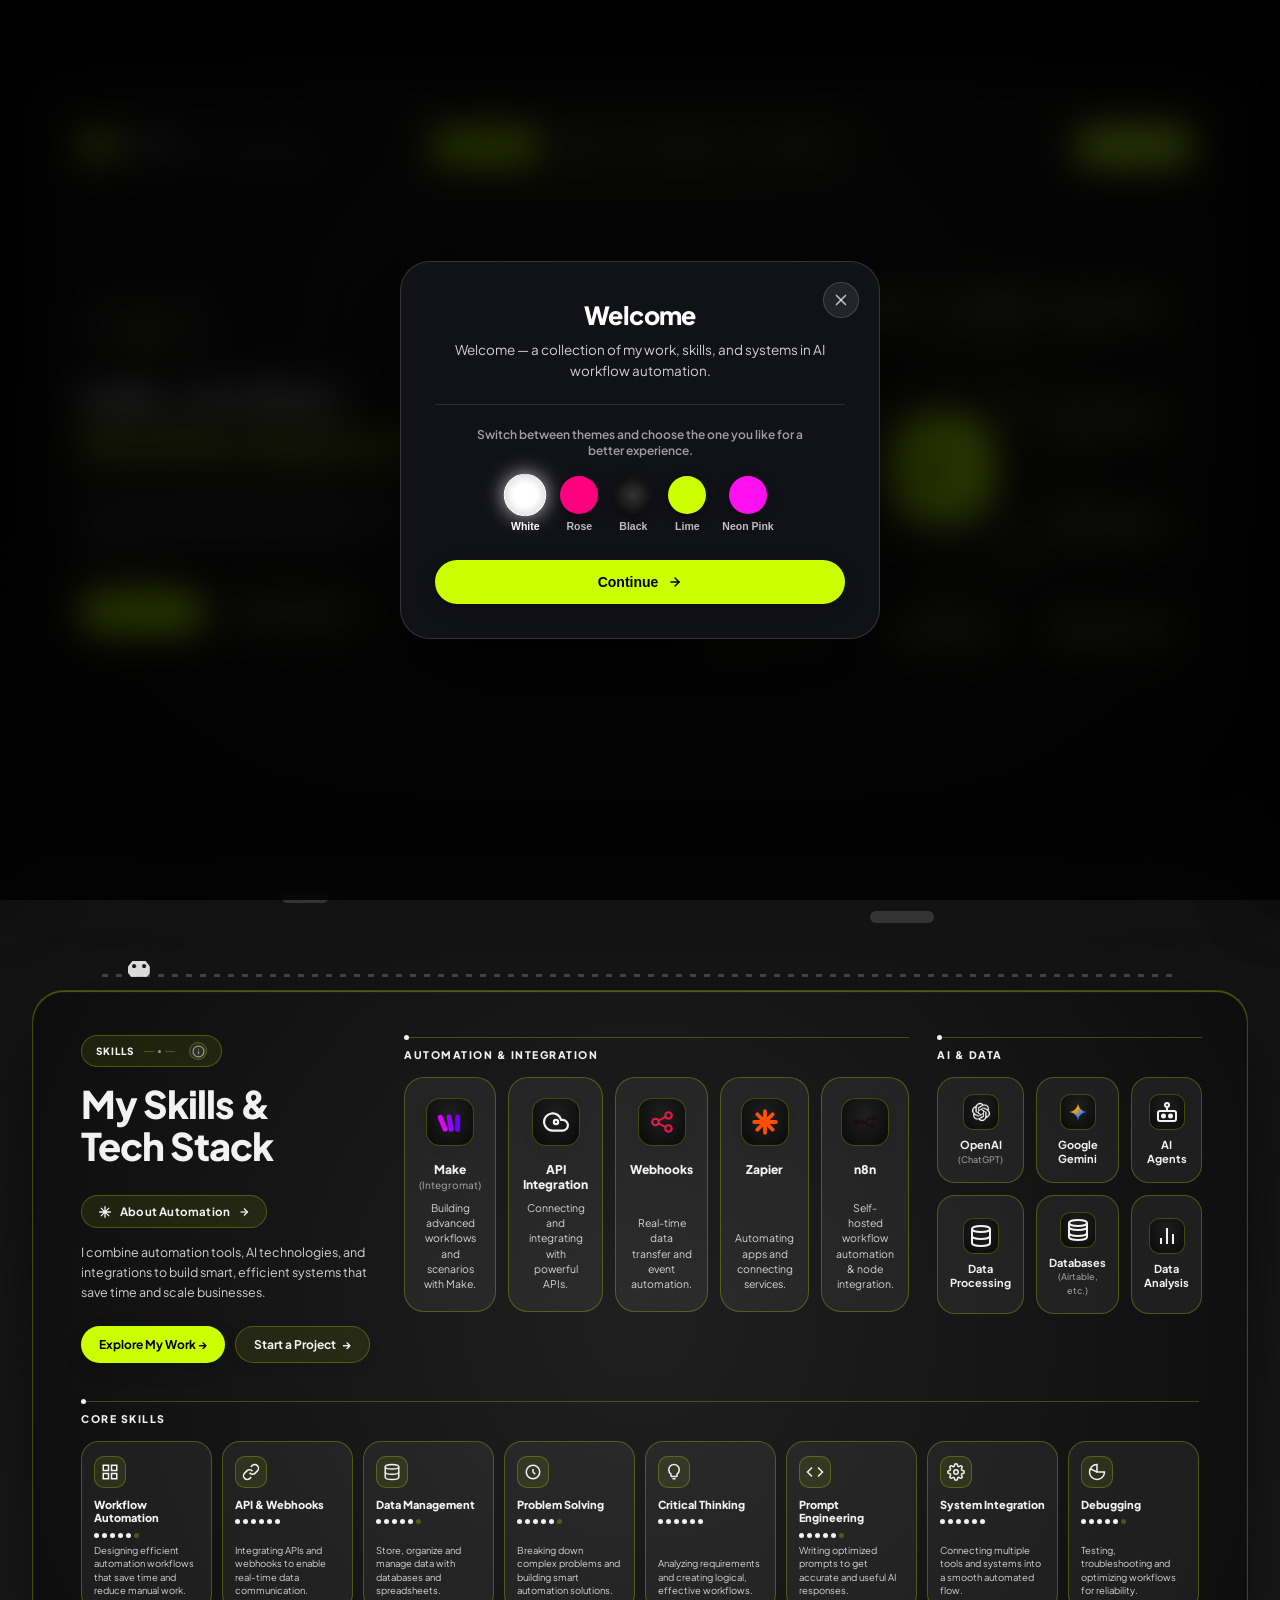
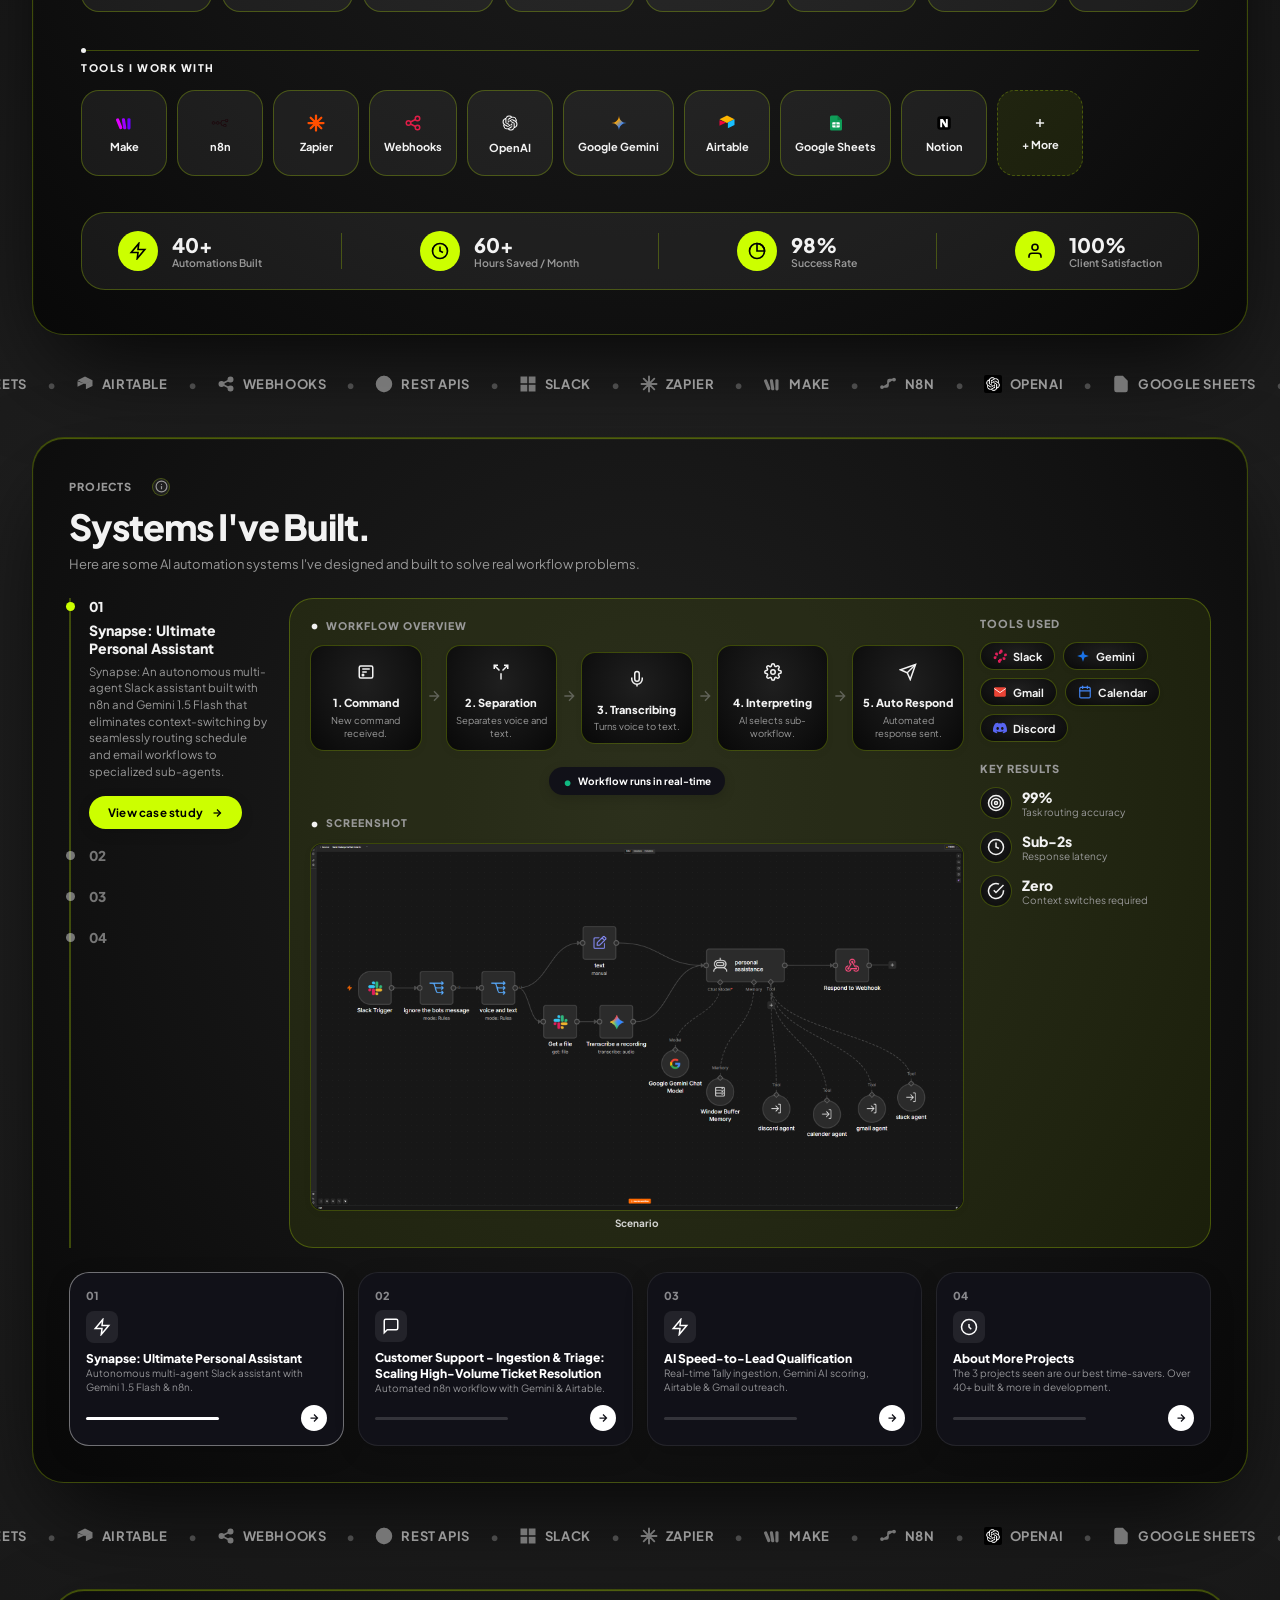
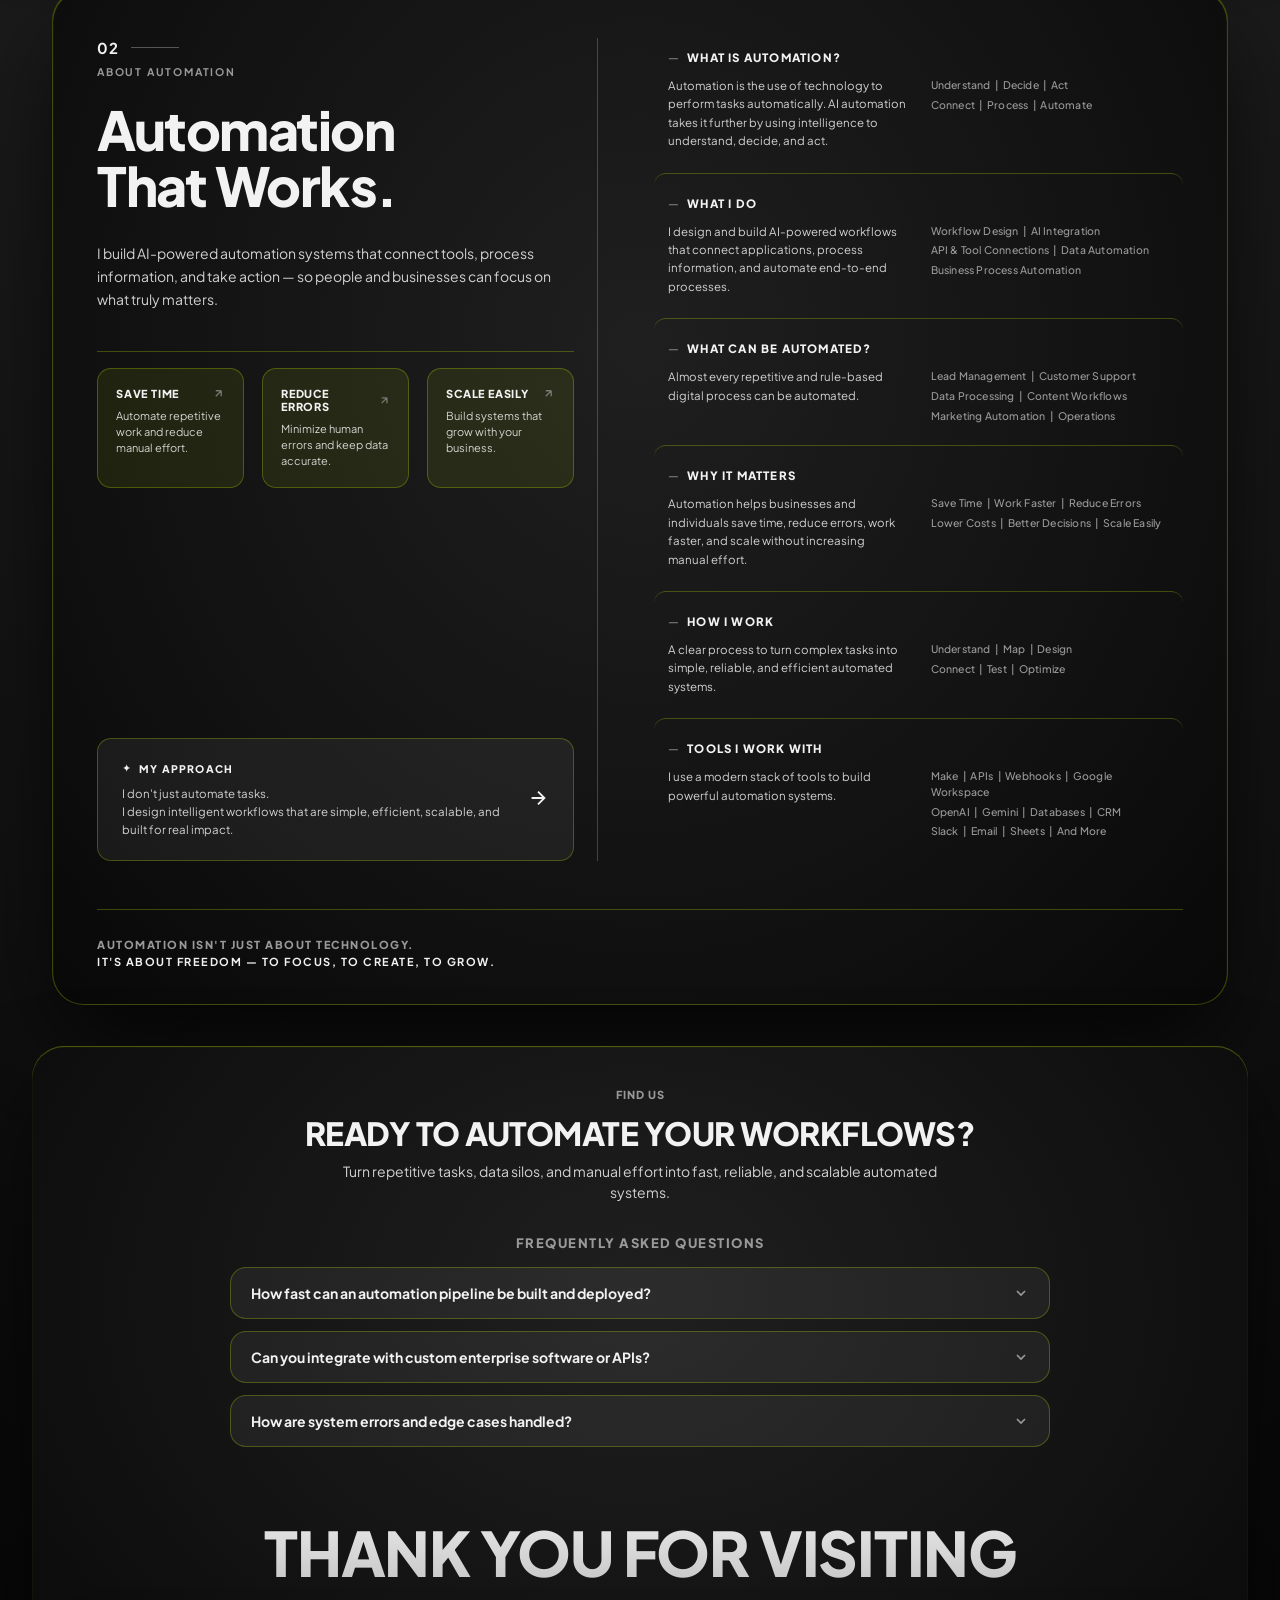
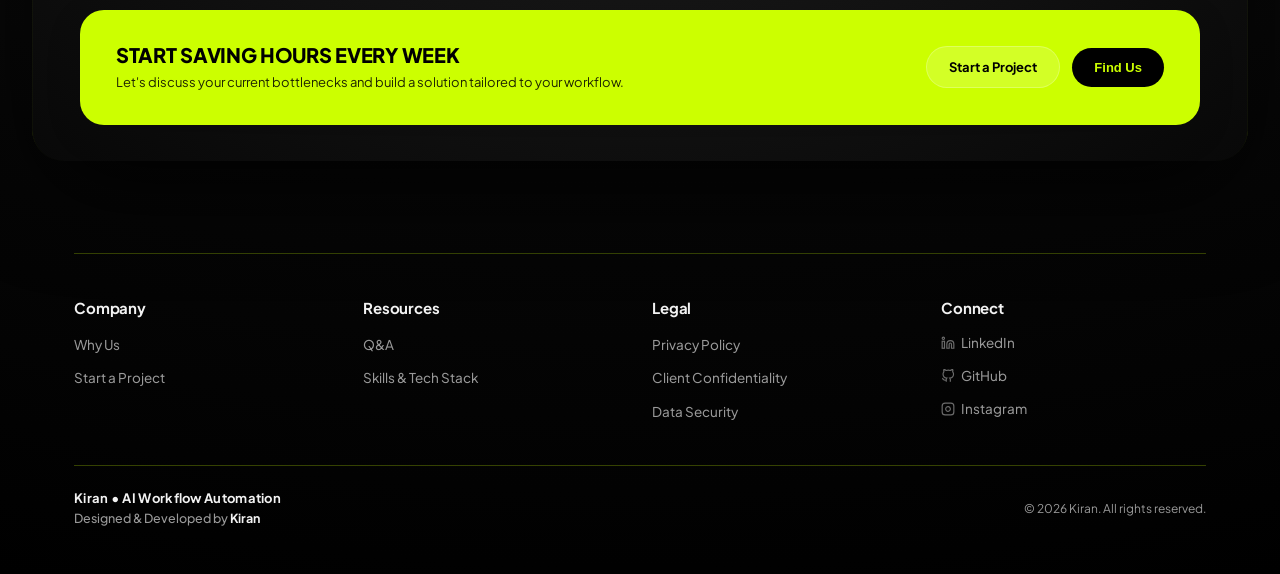
<file: index.html>
<!DOCTYPE html>
<html lang="en">
<head>
  <meta charset="UTF-8">
  <meta name="viewport" content="width=device-width, initial-scale=1.0">
  <title>Kiran - AI Workflow Automation Expert</title>
  <link rel="icon" type="image/png" href="cur.png">
  <link rel="preconnect" href="https://fonts.googleapis.com">
  <link rel="preconnect" href="https://fonts.gstatic.com" crossorigin>
  <link href="https://fonts.googleapis.com/css2?family=Plus+Jakarta+Sans:wght@300;400;500;600;700;800&family=Press+Start+2P&display=swap" rel="stylesheet">
  <link rel="stylesheet" href="style.css">
</head>
<body data-theme="lime">

  <!-- Website Loading Screen Preloader -->
  <div class="preloader" id="preloader">
    <div class="preloader-content">
      <div class="preloader-title">KIRAN - AI WORKFLOW AUTOMATION EXPERT</div>
      <div class="preloader-progress-wrapper">
        <div class="preloader-progress-track">
          <div class="preloader-progress-bar" id="preloader-bar">
            <span class="preloader-glow-head"></span>
          </div>
        </div>
        <span class="preloader-percent-num" id="preloader-percent">0%</span>
      </div>
      <div class="preloader-status-text" id="preloader-status">INITIALIZING WORKFLOWS...</div>
    </div>
  </div>


  <!-- Custom Glowing Cursor Element -->
  <div class="cursor-dot hidden" id="cursor-dot"></div>

  <!-- Contact, Find Us & Hire Right Side Drawer Panel -->
  <div class="drawer-backdrop" id="drawer-backdrop"></div>
  <aside class="contact-drawer" id="contact-drawer">
    <button class="drawer-close-btn" id="drawer-close-btn" aria-label="Close Drawer">&times;</button>

    <div class="drawer-header">
      <h2 class="drawer-title">Find Us, Contact &amp; Hire</h2>
      <p class="drawer-subtitle">Connect with us directly or hire on your preferred freelance platform.</p>
    </div>

    <!-- Social Hire Capsules -->
    <div class="drawer-capsules-list">
      <a href="https://www.linkedin.com/in/kiran-kishore-a50ba543b" target="_blank" rel="noopener" class="drawer-capsule-btn">
        <svg width="16" height="16" viewBox="0 0 24 24" fill="none" stroke="currentColor" stroke-width="2"><path d="M16 8a6 6 0 0 1 6 6v7h-4v-7a2 2 0 0 0-2-2 2 2 0 0 0-2 2v7h-4v-7a6 6 0 0 1 6-6z"/><rect x="2" y="9" width="4" height="12"/><circle cx="4" cy="4" r="2"/></svg>
        LinkedIn Profile
      </a>
      <a href="https://github.com/kirankishore-lab" target="_blank" rel="noopener" class="drawer-capsule-btn">
        <svg width="16" height="16" viewBox="0 0 24 24" fill="none" stroke="currentColor" stroke-width="2"><path d="M9 19c-5 1.5-5-2.5-7-3m14 6v-3.87a3.37 3.37 0 0 0-.94-2.61c3.14-.35 6.44-1.54 6.44-7A5.44 5.44 0 0 0 20 4.77 5.07 5.07 0 0 0 19.91 1S18.73.65 16 2.48a13.38 13.38 0 0 0-7 0C6.27.65 5.09 1 5.09 1A5.07 5.07 0 0 0 5 4.77a5.44 5.44 0 0 0-1.5 3.78c0 5.42 3.3 6.61 6.44 7A3.37 3.37 0 0 0 9 18.13V22"/></svg>
        GitHub
      </a>
      <a href="https://www.instagram.com/kiran.workflow_forge/" target="_blank" rel="noopener" class="drawer-capsule-btn">
        <svg width="16" height="16" viewBox="0 0 24 24" fill="none" stroke="currentColor" stroke-width="2"><rect x="2" y="2" width="20" height="20" rx="5" ry="5"/><path d="M16 11.37A4 4 0 1 1 12.63 8 4 4 0 0 1 16 11.37z"/><line x1="17.5" y1="6.5" x2="17.51" y2="6.5"/></svg>
        Instagram
      </a>
    </div>

    <div class="drawer-info">
      <div class="info-item">
        <span class="info-label">Direct Email</span>
        <span class="info-value"><a href="mailto:kiran.workautomation@gmail.com" style="color: inherit; text-decoration: none;">kiran.workautomation@gmail.com</a></span>
      </div>
      <div class="info-item">
        <span class="info-label">Response Time</span>
        <span class="info-value">Within 24 Hours</span>
      </div>

      <div class="drawer-info-divider"></div>

      <a href="project.html" class="drawer-capsule-btn" id="start-a-project-btn">
        <svg width="16" height="16" viewBox="0 0 24 24" fill="none" stroke="currentColor" stroke-width="2" stroke-linecap="round" stroke-linejoin="round"><path d="M4.5 16.5c-1.5 1.26-2 5-2 5s3.74-.5 5-2c.71-.84.7-2.13-.09-2.91a2.18 2.18 0 0 0-2.91-.09z"/><path d="m12 15-3-3a22 22 0 0 1 2-3.95A12.88 12.88 0 0 1 22 2c0 2.72-.78 7.5-3.05 11a22.35 22.35 0 0 1-3.95 2z"/><path d="M9 12l-6 6"/><path d="M15 9l6-6"/></svg>
        Start a Project
      </a>
    </div>
  </aside>

  <!-- Case Study Sliding Side Drawer Panel -->
  <aside class="contact-drawer" id="case-study-drawer" aria-hidden="true">
    <button class="drawer-close-btn" id="case-study-close-btn" aria-label="Close Case Study">&times;</button>

    <div class="drawer-header">
      <div class="projects-pill-tag" style="margin-bottom: 4px;">CASE STUDY</div>
      <h2 class="drawer-title" id="case-study-drawer-title">Autonomous Multi-Agent Personal Assistant: Orchestrating Zero-Context-Switching Productivity via n8n, Slack, and Google Gemini</h2>
      <p class="drawer-subtitle" id="case-study-drawer-subtitle">Supervisor-router architecture with specialized sub-agents for Slack, Gmail, and Google Calendar.</p>
    </div>

    <div class="drawer-body" id="case-study-drawer-body">
      <div class="case-study-wrapper">
        
        <!-- Executive Summary Block -->
        <div class="case-study-card">
          <div class="case-study-section-tag">
            <span class="header-dot">•</span> EXECUTIVE SUMMARY
          </div>
          <div class="case-study-exec-text" id="case-study-exec-text">
            <div class="cs-block">
              <h4 class="cs-block-heading">Core Challenge</h4>
              <p class="cs-block-p">Constant context-switching across communication, email, and calendar tools causes severe productivity loss and delayed response times.</p>
            </div>
            <div class="cs-block">
              <h4 class="cs-block-heading">System Architecture</h4>
              <p class="cs-block-p">An autonomous supervisor-router multi-agent framework built with self-hosted n8n and Google Gemini 1.5 Flash directly inside Slack.</p>
            </div>
            <div class="cs-block">
              <h4 class="cs-block-heading">Workflow Breakdown</h4>
              <ul class="cs-block-list">
                <li><strong>Secure Ingestion:</strong> Captures incoming Slack interactions via an encrypted Cloudflare Tunnel and webhook trigger.</li>
                <li><strong>Intent Classification:</strong> Normalizes conversational metadata and intelligently categorizes the user's intent.</li>
                <li><strong>Domain-Isolated Agents:</strong> Deterministically delegates actions to dedicated Calendar and Gmail sub-agents equipped with authenticated OAuth2 tools.</li>
                <li><strong>Zero-Hallucination Delivery:</strong> Executes queries, schedules events, and drafts emails with sub-2s latency directly in the Slack thread.</li>
              </ul>
            </div>
            <div class="cs-block">
              <h4 class="cs-block-heading">Key Outcomes</h4>
              <ul class="cs-block-list">
                <li>⚡ <strong>Sub-2s response latency</strong> across all multi-turn conversations.</li>
                <li>🎯 <strong>99% task routing accuracy</strong> with zero tool hallucinations.</li>
                <li>🔄 <strong>Zero context switches</strong> required for daily operations.</li>
              </ul>
            </div>
          </div>

          <div class="metrics-highlight-pill">
            <span id="case-study-metric-label">Response Latency:</span>
            <span class="latency-tag" id="case-study-latency-tag">Sub-2 Seconds ⚡</span>
          </div>
        </div>

      </div>
    </div>
  </aside>

  <!-- My Approach Left-Sliding Side Drawer Panel -->
  <aside class="left-drawer" id="approach-drawer" aria-hidden="true">
    <button class="drawer-close-btn" id="approach-close-btn" aria-label="Close My Approach">&times;</button>

    <div class="drawer-header">
      <div class="projects-pill-tag" style="margin-bottom: 8px;">PHILOSOPHY</div>
      <h2 class="drawer-title">My Approach</h2>
      <p class="drawer-subtitle">I don’t just add AI to a business—I design complete workflows that solve real problems.</p>
    </div>

    <div class="drawer-body approach-steps-list">
      
      <!-- Step 01 -->
      <div class="approach-step-card">
        <div class="step-num-badge">01</div>
        <div class="step-content">
          <h3 class="step-title">01 &mdash; Understand</h3>
          <p class="step-desc">I first identify repetitive tasks, bottlenecks, and areas where time is being wasted.</p>
        </div>
      </div>

      <!-- Step 02 -->
      <div class="approach-step-card">
        <div class="step-num-badge">02</div>
        <div class="step-content">
          <h3 class="step-title">02 &mdash; Design</h3>
          <p class="step-desc">I map the existing process and design a smarter workflow using automation, AI, APIs, and the tools the business already uses.</p>
        </div>
      </div>

      <!-- Step 03 -->
      <div class="approach-step-card">
        <div class="step-num-badge">03</div>
        <div class="step-content">
          <h3 class="step-title">03 &mdash; Automate</h3>
          <p class="step-desc">I connect the different tools and build the workflow so information moves automatically with minimal manual effort.</p>
        </div>
      </div>

      <!-- Step 04 -->
      <div class="approach-step-card">
        <div class="step-num-badge">04</div>
        <div class="step-content">
          <h3 class="step-title">04 &mdash; Optimize</h3>
          <p class="step-desc">I test the workflow, handle errors, and refine it to make the system reliable, efficient, and easy to scale.</p>
        </div>
      </div>

      <!-- Goal Summary Banner -->
      <div class="approach-goal-box">
        <div class="goal-icon">
          <svg width="20" height="20" viewBox="0 0 24 24" fill="none" stroke="currentColor" stroke-width="2"><circle cx="12" cy="12" r="10"/><path d="M12 8v4l3 3"/></svg>
        </div>
        <p class="goal-text">
          <strong>The goal:</strong> less repetitive work, fewer errors, faster processes, and more time for meaningful work.
        </p>
      </div>

    </div>
  </aside>

  <!-- First Section: Main Hero Viewport (About Section) -->
  <section class="hero-viewport" id="about">
    <div class="hero-card" id="hero-card">
      
      <!-- Top Navigation Header -->
      <header class="navbar">
        <div class="logo">
          <span class="logo-icon">KK</span>
          <div class="logo-text">
            <span class="logo-name">KIRAN</span>
            <span class="logo-subtext">AI WORKFLOW AUTOMATION EXPERT</span>
          </div>
        </div>

        <div class="nav-capsule" id="nav-capsule">
          <div class="nav-indicator" id="nav-indicator"></div>
          <a href="#about" class="nav-item" id="about-nav-item" data-index="0">ABOUT US</a>
          <a href="#skills" class="nav-item" id="skills-nav-item" data-index="1">SKILLS</a>
          <a href="#projects" class="nav-item" data-index="2">PROJECTS</a>
          <a href="#contact" class="nav-item" id="contact-nav-item" data-index="3">CONTACT</a>
        </div>

        <div class="nav-actions">
          <button class="nav-eyes-btn" id="nav-eyes-btn" aria-label="Interactive Character Face" title="Interactive Character">
            <div class="eye-socket">
              <div class="eye-pupil"></div>
            </div>
            <div class="character-mouth-wrap">
              <svg class="character-mouth-svg" width="16" height="10" viewBox="0 0 16 10">
                <path class="mouth-path" id="character-mouth-path" d="M3 3 Q8 9 13 3" stroke="currentColor" stroke-width="2.2" stroke-linecap="round" fill="none"/>
              </svg>
            </div>
            <div class="eye-socket">
              <div class="eye-pupil"></div>
            </div>
          </button>
        </div>
      </header>

      <!-- Main Layout Body -->
      <main class="hero-body">
        
        <!-- Left Column: Title & CTA -->
        <div class="left-col">
          <div class="theme-switcher-wrapper">
            <span class="theme-label-pixel">SWITCH THEME</span>
            <div class="carousel-arrows">
              <button class="arrow-btn" id="prev-theme-btn" aria-label="Previous Theme">
                <svg width="14" height="14" viewBox="0 0 24 24" fill="none" stroke="currentColor" stroke-width="2.5" stroke-linecap="round" stroke-linejoin="round"><path d="M15 18l-6-6 6-6"/></svg>
              </button>
              <div class="theme-indicator-circle" id="theme-indicator-circle" title="Theme Indicator">
                <span class="theme-dot"></span>
              </div>
              <button class="arrow-btn" id="next-theme-btn" aria-label="Next Theme">
                <svg width="14" height="14" viewBox="0 0 24 24" fill="none" stroke="currentColor" stroke-width="2.5" stroke-linecap="round" stroke-linejoin="round"><path d="M9 18l6-6-6-6"/></svg>
              </button>
            </div>
          </div>

          <h1 class="hero-title">
            Hello, I am Kiran.<br><span class="hero-role-text">Workflow Automation Expert</span>
          </h1>

          <div class="hero-description">
            <p>I build AI-powered automation systems that turn repetitive manual processes into smart, connected workflows. By combining automation platforms, AI, APIs, webhooks, and databases, I create systems that process information, make decisions, and take action automatically.</p>
          </div>

          <div class="hero-cta-group">
            <button class="cta-btn" id="find-us-btn">
              Find us
              <svg width="16" height="16" viewBox="0 0 24 24" fill="none" stroke="currentColor" stroke-width="2.5"><path d="M5 12h14M12 5l7 7-7 7"/></svg>
            </button>
            <a href="project.html" class="cta-btn hero-start-project-btn" id="hero-start-project-btn">
              <span>Start a Project</span>
              <svg width="15" height="15" viewBox="0 0 24 24" fill="none" stroke="currentColor" stroke-width="2.5"><line x1="5" y1="12" x2="19" y2="12"/><polyline points="12 5 19 12 12 19"/></svg>
            </a>
          </div>
        </div>

        <!-- Right Column: High-Tech Multi-Core AI Neural Matrix & 11 Workflow Blocks -->
        <div class="right-col hero-ai-hub-col">
          <div class="ai-hub-container" id="ai-hub-matrix">
            
            <!-- PCB Circuit Traces, Multi-stage Glow Filters & Laser Light Pulses -->
            <svg class="ai-hub-svg-routes" viewBox="0 0 520 395" fill="none" xmlns="http://www.w3.org/2000/svg">
              <defs>
                <filter id="circuit-glow" x="-20%" y="-20%" width="140%" height="140%">
                  <feGaussianBlur stdDeviation="2.5" result="blur" />
                  <feMerge>
                    <feMergeNode in="blur" />
                    <feMergeNode in="SourceGraphic" />
                  </feMerge>
                </filter>
                <filter id="pulse-glow" x="-40%" y="-40%" width="180%" height="180%">
                  <feGaussianBlur stdDeviation="2.2" result="blur1" />
                  <feGaussianBlur stdDeviation="1.0" result="blur2" />
                  <feMerge>
                    <feMergeNode in="blur1" />
                    <feMergeNode in="blur2" />
                    <feMergeNode in="SourceGraphic" />
                  </feMerge>
                </filter>
              </defs>

              <!-- 0. PCB BACKGROUND MICRO-MESH GRID TRACES -->
              <path class="circuit-line grid-mesh" d="M 50 20 H 470 M 50 197 H 470 M 50 375 H 470" />
              <path class="circuit-line grid-mesh" d="M 70 20 V 375 M 260 20 V 375 M 450 20 V 375" />

              <!-- 1. BASE MULTI-PATH CIRCUIT LINES (2-3 MULTI-PATHWAYS PER SINGLE BLOCK = 29 TOTAL TRACES) -->
              <!-- Block 1: Make / Zapier (3 Paths) -->
              <path class="circuit-line base path-node-1 path-node-1-a" d="M 130 30 H 142 V 68 H 115 V 90 H 146 L 156 100 V 114 H 162" />
              <path class="circuit-line base path-node-1 path-node-1-b" d="M 130 38 H 148 V 50 H 170 L 180 60 V 140 H 218" />
              <path class="circuit-line base path-node-1 path-node-1-c" d="M 130 34 H 102" />

              <!-- Block 2: Webhooks (2 Paths) -->
              <path class="circuit-line base path-node-2 path-node-2-a" d="M 196 53 V 68 H 225 V 88 H 178 V 104 H 180" />
              <path class="circuit-line base path-node-2 path-node-2-b" d="M 186 53 V 75 H 234 V 149" />

              <!-- Block 3: REST APIs (2 Paths) -->
              <path class="circuit-line base path-node-3 path-node-3-a" d="M 324 53 V 68 H 295 V 88 H 342 V 104 H 340" />
              <path class="circuit-line base path-node-3 path-node-3-b" d="M 334 53 V 75 H 286 V 149" />

              <!-- Block 4: GraphQL (3 Paths) -->
              <path class="circuit-line base path-node-4 path-node-4-a" d="M 390 30 H 378 V 68 H 405 V 90 H 374 L 364 100 V 114 H 358" />
              <path class="circuit-line base path-node-4 path-node-4-b" d="M 390 38 H 372 V 50 H 350 L 340 60 V 140 H 302" />
              <path class="circuit-line base path-node-4 path-node-4-c" d="M 390 34 H 418" />

              <!-- Block 5: OpenAI / LLMs (3 Paths) -->
              <path class="circuit-line base path-node-5 path-node-5-a" d="M 136 141 H 148 V 168 H 122 V 191 H 154 V 162 H 162" />
              <path class="circuit-line base path-node-5 path-node-5-b" d="M 136 149 H 162" />
              <path class="circuit-line base path-node-5 path-node-5-c" d="M 136 145 H 102" />

              <!-- Block 6: Vector DB (3 Paths) -->
              <path class="circuit-line base path-node-6 path-node-6-a" d="M 384 141 H 372 V 168 H 398 V 191 H 366 V 162 H 358" />
              <path class="circuit-line base path-node-6 path-node-6-b" d="M 384 149 H 358" />
              <path class="circuit-line base path-node-6 path-node-6-c" d="M 384 145 H 418" />

              <!-- Block 7: Python Code (3 Paths) -->
              <path class="circuit-line base path-node-7 path-node-7-a" d="M 136 247 H 148 V 220 H 122 V 201 H 154 V 224 H 162" />
              <path class="circuit-line base path-node-7 path-node-7-b" d="M 136 255 H 175 V 210 H 218" />
              <path class="circuit-line base path-node-7 path-node-7-c" d="M 136 251 H 102" />

              <!-- Block 8: Databases (3 Paths) -->
              <path class="circuit-line base path-node-8 path-node-8-a" d="M 384 247 H 372 V 220 H 398 V 201 H 366 V 224 H 358" />
              <path class="circuit-line base path-node-8 path-node-8-b" d="M 384 255 H 345 V 210 H 302" />
              <path class="circuit-line base path-node-8 path-node-8-c" d="M 384 251 H 418" />

              <!-- Block 9: Agentic AI (3 Paths) -->
              <path class="circuit-line base path-node-9 path-node-9-a" d="M 136 357 H 142 V 320 H 115 V 298 H 146 L 156 288 V 266 H 162" />
              <path class="circuit-line base path-node-9 path-node-9-b" d="M 136 365 H 148 V 334 H 175 L 195 314 V 241 H 218" />
              <path class="circuit-line base path-node-9 path-node-9-c" d="M 136 361 H 102" />

              <!-- Block 10: Auto Actions (3 Paths) -->
              <path class="circuit-line base path-node-10 path-node-10-a" d="M 260 342 V 328 H 230 V 306 H 290 V 284 H 260 V 245" />
              <path class="circuit-line base path-node-10 path-node-10-b" d="M 250 342 V 315 H 190 V 286" />
              <path class="circuit-line base path-node-10 path-node-10-c" d="M 270 342 V 315 H 330 V 286" />

              <!-- Block 11: Slack & Alerts (3 Paths) -->
              <path class="circuit-line base path-node-11 path-node-11-a" d="M 384 357 H 378 V 320 H 405 V 298 H 374 L 364 288 V 266 H 358" />
              <path class="circuit-line base path-node-11 path-node-11-b" d="M 384 365 H 372 V 334 H 345 L 325 314 V 241 H 302" />
              <path class="circuit-line base path-node-11 path-node-11-c" d="M 384 361 H 418" />

              <!-- MULTI-LINE PARALLEL RIBBON DATA BUSES -->
              <!-- Left Parallel Ribbon Bus Tracks -->
              <path class="circuit-line ribbon-bus" d="M 102 40 V 350" />
              <path class="circuit-line ribbon-bus" d="M 98 40 V 350" />
              <!-- Right Parallel Ribbon Bus Tracks -->
              <path class="circuit-line ribbon-bus" d="M 418 40 V 350" />
              <path class="circuit-line ribbon-bus" d="M 422 40 V 350" />

              <!-- Inter-Chip Interconnect Neural Mesh & Bypass Traces -->
              <path class="circuit-line sub-base" d="M 192 122 H 214" />
              <path class="circuit-line sub-base" d="M 328 122 H 306" />
              <path class="circuit-line sub-base" d="M 192 268 H 214" />
              <path class="circuit-line sub-base" d="M 328 268 H 306" />
              <path class="circuit-line sub-base" d="M 174 104 V 80 H 346 V 104" />
              <path class="circuit-line sub-base" d="M 174 286 V 310 H 346 V 286" />
              <path class="circuit-line sub-base" d="M 198 110 V 280 M 322 110 V 280" />



              <!-- 3. PCB CIRCUIT JUNCTION DOTS & VIA HOLES -->
              <!-- Maze Elbow Junction Dots -->
              <circle class="junction-dot" cx="142" cy="30" r="2.2" />
              <circle class="junction-dot" cx="142" cy="68" r="2.2" />
              <circle class="junction-dot" cx="115" cy="68" r="2.2" />
              <circle class="junction-dot" cx="115" cy="90" r="2.2" />
              <circle class="junction-dot" cx="146" cy="90" r="2.2" />
              <circle class="junction-dot" cx="156" cy="100" r="2.2" />

              <circle class="junction-dot" cx="196" cy="68" r="2.2" />
              <circle class="junction-dot" cx="225" cy="68" r="2.2" />
              <circle class="junction-dot" cx="225" cy="88" r="2.2" />
              <circle class="junction-dot" cx="178" cy="88" r="2.2" />

              <circle class="junction-dot" cx="324" cy="68" r="2.2" />
              <circle class="junction-dot" cx="295" cy="68" r="2.2" />
              <circle class="junction-dot" cx="295" cy="88" r="2.2" />
              <circle class="junction-dot" cx="342" cy="88" r="2.2" />

              <circle class="junction-dot" cx="378" cy="30" r="2.2" />
              <circle class="junction-dot" cx="378" cy="68" r="2.2" />
              <circle class="junction-dot" cx="405" cy="68" r="2.2" />
              <circle class="junction-dot" cx="405" cy="90" r="2.2" />
              <circle class="junction-dot" cx="374" cy="90" r="2.2" />
              <circle class="junction-dot" cx="364" cy="100" r="2.2" />

              <circle class="junction-dot" cx="148" cy="141" r="2.2" />
              <circle class="junction-dot" cx="148" cy="168" r="2.2" />
              <circle class="junction-dot" cx="122" cy="168" r="2.2" />
              <circle class="junction-dot" cx="122" cy="191" r="2.2" />
              <circle class="junction-dot" cx="154" cy="191" r="2.2" />
              <circle class="junction-dot" cx="154" cy="162" r="2.2" />

              <circle class="junction-dot" cx="372" cy="141" r="2.2" />
              <circle class="junction-dot" cx="372" cy="168" r="2.2" />
              <circle class="junction-dot" cx="398" cy="168" r="2.2" />
              <circle class="junction-dot" cx="398" cy="191" r="2.2" />
              <circle class="junction-dot" cx="366" cy="191" r="2.2" />
              <circle class="junction-dot" cx="366" cy="162" r="2.2" />

              <!-- Concentric PCB VIA Drill Holes -->
              <circle class="pcb-via" cx="102" cy="195" r="3" />
              <circle class="pcb-via" cx="418" cy="195" r="3" />
              <circle class="pcb-via" cx="260" cy="80" r="3" />
              <circle class="pcb-via" cx="260" cy="310" r="3" />

              <!-- 4. TERMINAL IMPACT DOTS (At block connection edges) -->
              <circle class="terminal-dot term-1" cx="130" cy="34" r="3.5" />
              <circle class="terminal-dot term-2" cx="196" cy="53" r="3.5" />
              <circle class="terminal-dot term-3" cx="324" cy="53" r="3.5" />
              <circle class="terminal-dot term-4" cx="390" cy="34" r="3.5" />
              <circle class="terminal-dot term-5" cx="136" cy="145" r="3.5" />
              <circle class="terminal-dot term-6" cx="384" cy="145" r="3.5" />
              <circle class="terminal-dot term-7" cx="136" cy="251" r="3.5" />
              <circle class="terminal-dot term-8" cx="384" cy="251" r="3.5" />
              <circle class="terminal-dot term-9" cx="136" cy="361" r="3.5" />
              <circle class="terminal-dot term-10" cx="260" cy="342" r="3.5" />
              <circle class="terminal-dot term-11" cx="384" cy="361" r="3.5" />
            </svg>

            <!-- CENTRAL CHIP MATRIX CLUSTER -->
            
            <!-- Auxiliary Sub-Chip 1: NPU Core -->
            <div class="sub-chip sub-npu" title="Neural Processing Unit (NPU Co-Processor)">
              <span class="sub-chip-label">NPU</span>
            </div>

            <!-- Auxiliary Sub-Chip 2: Vector Memory -->
            <div class="sub-chip sub-vec" title="Vector Acceleration & Embeddings Memory">
              <span class="sub-chip-label">VEC</span>
            </div>

            <!-- Auxiliary Sub-Chip 3: Security Module -->
            <div class="sub-chip sub-sec" title="Security & Encryption Enclave">
              <span class="sub-chip-label">SEC</span>
            </div>

            <!-- Auxiliary Sub-Chip 4: Logic Bus -->
            <div class="sub-chip sub-bus" title="High-Speed Bus Switch Controller">
              <span class="sub-chip-label">BUS</span>
            </div>

            <!-- Central Main AI Processor Chip -->
            <div class="ai-central-chip" id="ai-main-core" title="Main AI Neural Core • Click for Synapse Pulse!">
              <div class="chip-glow-ring"></div>
              <div class="chip-radar-pulse"></div>
              
              <!-- Corner Screw Points -->
              <span class="chip-screw screw-tl"></span>
              <span class="chip-screw screw-tr"></span>
              <span class="chip-screw screw-bl"></span>
              <span class="chip-screw screw-br"></span>

              <!-- 24 Connector Pins (6 per side) -->
              <div class="chip-pins pins-top">
                <span></span><span></span><span></span><span></span><span></span><span></span>
              </div>
              <div class="chip-pins pins-bottom">
                <span></span><span></span><span></span><span></span><span></span><span></span>
              </div>
              <div class="chip-pins pins-left">
                <span></span><span></span><span></span><span></span><span></span><span></span>
              </div>
              <div class="chip-pins pins-right">
                <span></span><span></span><span></span><span></span><span></span><span></span>
              </div>

              <!-- Main Core Content -->
              <div class="chip-core">
                <div class="ai-chip-header">
                  <span class="chip-led led-1"></span>
                  <span class="chip-led led-2"></span>
                  <span class="chip-led led-3"></span>
                </div>
                <span class="ai-chip-symbol">AI</span>
                <span class="ai-chip-subtext">CORE v4.2</span>
                <span class="ai-chip-freq">9.8 TFLOPS</span>
              </div>
            </div>

            <!-- 11 CONNECTED WORKFLOW BLOCK CARDS -->

            <!-- Block 1: Make / Zapier -->
            <div class="node-card node-1" data-node="1">
              <div class="node-icon">
                <svg width="16" height="16" viewBox="0 0 24 24" fill="none" stroke="currentColor" stroke-width="2"><rect x="3" y="3" width="7" height="7"/><rect x="14" y="3" width="7" height="7"/><rect x="14" y="14" width="7" height="7"/><rect x="3" y="14" width="7" height="7"/></svg>
              </div>
              <div class="node-text-wrap">
                <span class="node-label">Make / Zapier</span>
                <span class="node-subtag">FLOW</span>
              </div>
            </div>

            <!-- Block 2: Webhooks -->
            <div class="node-card node-2" data-node="2">
              <div class="node-icon">
                <svg width="15" height="15" viewBox="0 0 24 24" fill="none" stroke="currentColor" stroke-width="2"><path d="M18 8A6 6 0 0 0 6 8c0 7-3 9-3 9h18s-3-2-3-9"/><path d="M13.73 21a2 2 0 0 1-3.46 0"/></svg>
              </div>
              <div class="node-text-wrap">
                <span class="node-label">Webhooks</span>
                <span class="node-subtag">EVENT</span>
              </div>
            </div>

            <!-- Block 3: REST APIs -->
            <div class="node-card node-3" data-node="3">
              <div class="node-icon">
                <svg width="15" height="15" viewBox="0 0 24 24" fill="none" stroke="currentColor" stroke-width="2"><circle cx="6" cy="12" r="3"/><circle cx="18" cy="6" r="3"/><circle cx="18" cy="18" r="3"/><path d="M8.7 10.7l6.6-3.4M8.7 13.3l6.6 3.4"/></svg>
              </div>
              <div class="node-text-wrap">
                <span class="node-label">REST APIs</span>
                <span class="node-subtag">GATEWAY</span>
              </div>
            </div>

            <!-- Block 4: GraphQL -->
            <div class="node-card node-4" data-node="4">
              <div class="node-icon">
                <svg width="15" height="15" viewBox="0 0 24 24" fill="none" stroke="currentColor" stroke-width="2"><polygon points="12 2 2 7 12 12 22 7 12 2"/><polyline points="2 17 12 22 22 17"/><polyline points="2 12 12 17 22 12"/></svg>
              </div>
              <div class="node-text-wrap">
                <span class="node-label">GraphQL</span>
                <span class="node-subtag">QUERY</span>
              </div>
            </div>

            <!-- Block 5: OpenAI / LLMs -->
            <div class="node-card node-5" data-node="5">
              <div class="node-icon">
                <img src="b33f0d10bab5c0d68a006844f7eda264.jpg" alt="OpenAI Logo" class="openai-logo-img" style="width: 16px; height: 16px;">
              </div>
              <div class="node-text-wrap">
                <span class="node-label">OpenAI / LLMs</span>
                <span class="node-subtag">AI CORE</span>
              </div>
            </div>

            <!-- Block 6: Vector DB -->
            <div class="node-card node-6" data-node="6">
              <div class="node-icon">
                <svg width="16" height="16" viewBox="0 0 24 24" fill="none" stroke="currentColor" stroke-width="2"><polygon points="12 2 2 19 22 19 12 2"/><line x1="12" y1="9" x2="12" y2="13"/><line x1="12" y1="17" x2="12.01" y2="17"/></svg>
              </div>
              <div class="node-text-wrap">
                <span class="node-label">Vector DB</span>
                <span class="node-subtag">MEMORY</span>
              </div>
            </div>

            <!-- Block 7: Python Code -->
            <div class="node-card node-7" data-node="7">
              <div class="node-icon">
                <svg width="15" height="15" viewBox="0 0 24 24" fill="none" stroke="currentColor" stroke-width="2"><polyline points="16 18 22 12 16 6"/><polyline points="8 6 2 12 8 18"/></svg>
              </div>
              <div class="node-text-wrap">
                <span class="node-label">Python Code</span>
                <span class="node-subtag">LOGIC</span>
              </div>
            </div>

            <!-- Block 8: Databases -->
            <div class="node-card node-8" data-node="8">
              <div class="node-icon">
                <svg width="15" height="15" viewBox="0 0 24 24" fill="none" stroke="currentColor" stroke-width="2"><ellipse cx="12" cy="5" rx="9" ry="3"/><path d="M21 12c0 1.66-4 3-9 3s-9-1.34-9-3"/><path d="M3 5v14c0 1.66 4 3 9 3s9-1.34 9-3V5"/></svg>
              </div>
              <div class="node-text-wrap">
                <span class="node-label">Databases</span>
                <span class="node-subtag">SQL DATA</span>
              </div>
            </div>

            <!-- Block 9: Agentic AI -->
            <div class="node-card node-9" data-node="9">
              <div class="node-icon">
                <svg width="16" height="16" viewBox="0 0 24 24" fill="none" stroke="currentColor" stroke-width="2"><circle cx="12" cy="12" r="3"/><path d="M19.4 15a1.65 1.65 0 0 0 .33 1.82l.06.06a2 2 0 0 1 0 2.83 2 2 0 0 1-2.83 0l-.06-.06a1.65 1.65 0 0 0-1.82-.33 1.65 1.65 0 0 0-1 1.51V21a2 2 0 0 1-2 2 2 2 0 0 1-2-2v-.09A1.65 1.65 0 0 0 9 19.4a1.65 1.65 0 0 0-1.82.33l-.06.06a2 2 0 0 1-2.83 0 2 2 0 0 1 0-2.83l.06-.06a1.65 1.65 0 0 0 .33-1.82 1.65 1.65 0 0 0-1.51-1H3a2 2 0 0 1-2-2 2 2 0 0 1 2-2h.09A1.65 1.65 0 0 0 4.6 9a1.65 1.65 0 0 0-.33-1.82l-.06-.06a2 2 0 0 1 0-2.83 2 2 0 0 1 2.83 0l.06.06a1.65 1.65 0 0 0 1.82.33H9a1.65 1.65 0 0 0 1-1.51V3a2 2 0 0 1 2-2 2 2 0 0 1 2 2v.09a1.65 1.65 0 0 0 1 1.51 1.65 1.65 0 0 0 1.82-.33l.06-.06a2 2 0 0 1 2.83 0 2 2 0 0 1 0 2.83l-.06.06a1.65 1.65 0 0 0-.33 1.82V9a1.65 1.65 0 0 0 1.51 1H21a2 2 0 0 1 2 2 2 2 0 0 1-2 2h-.09a1.65 1.65 0 0 0-1.51 1z"/></svg>
              </div>
              <div class="node-text-wrap">
                <span class="node-label">Agentic AI</span>
                <span class="node-subtag">AGENTS</span>
              </div>
            </div>

            <!-- Block 10: Auto Actions -->
            <div class="node-card node-10" data-node="10">
              <div class="node-icon">
                <svg width="15" height="15" viewBox="0 0 24 24" fill="none" stroke="currentColor" stroke-width="2"><polygon points="13 2 3 14 12 14 11 22 21 10 12 10 13 2"/></svg>
              </div>
              <div class="node-text-wrap">
                <span class="node-label">Auto Actions</span>
                <span class="node-subtag">EXECUTE</span>
              </div>
            </div>

            <!-- Block 11: Slack & Alerts -->
            <div class="node-card node-11" data-node="11">
              <div class="node-icon">
                <svg width="15" height="15" viewBox="0 0 24 24" fill="none" stroke="currentColor" stroke-width="2"><path d="M22 17H2a3 3 0 0 0 3-3V9a7 7 0 0 1 14 0v5a3 3 0 0 0 3 3zm-8.27 4a2 2 0 0 1-3.46 0"/></svg>
              </div>
              <div class="node-text-wrap">
                <span class="node-label">Slack & Alerts</span>
                <span class="node-subtag">PUSH</span>
              </div>
            </div>



          </div>


        </div>

      </main>

    </div>
  </section>

  <!-- Animated Pixel Transition Divider between Sections -->
  <div class="pixel-divider-container">
    <div class="pixel-sky">
      <div class="pixel-cloud pixel-cloud-1"></div>
      <div class="pixel-cloud pixel-cloud-2"></div>
    </div>
    <div class="pixel-ground">
      <div class="pixel-frog-wrapper" id="pixel-frog-wrapper">
        <div class="pixel-frog" id="pixel-frog"></div>
      </div>
      <div class="pixel-grass-line"></div>
    </div>
  </div>

  <!-- Skills Section (Second Section Below Hero) -->
  <section class="skills-section" id="skills">
    <div class="skills-card">
      
      <!-- TOP ROW: Intro Title + Automation & Integration + AI & Data -->
      <div class="skills-top-row">
        
        <!-- Left Title Intro Box -->
        <div class="skills-intro-box">
          <div class="section-pill-badge">
            <span>SKILLS</span>
            <div class="pill-deco-line">
              <span class="pill-segment"></span>
              <span class="pill-dot"></span>
              <span class="pill-segment"></span>
            </div>
            <div class="title-info-wrapper">
              <button class="title-info-btn" aria-label="Skills Info">
                <svg width="13" height="13" viewBox="0 0 24 24" fill="none" stroke="currentColor" stroke-width="2.2" stroke-linecap="round" stroke-linejoin="round"><circle cx="12" cy="12" r="10"/><line x1="12" y1="16" x2="12" y2="12"/><line x1="12" y1="8" x2="12.01" y2="8"/></svg>
              </button>
              <div class="title-tooltip-popover">
                The tools, technologies, and capabilities I use to design, build, and automate AI-powered workflows.
              </div>
            </div>
          </div>
          <h2 class="skills-main-title">
            My Skills &<br>Tech Stack
          </h2>
          <div class="skills-title-action-wrap">
            <a href="#automation" class="about-automation-btn" id="about-automation-btn">
              <span class="btn-sparkle-icon">
                <svg width="14" height="14" viewBox="0 0 24 24" fill="none" stroke="currentColor" stroke-width="2.2"><path d="M12 2v20M2 12h20M4.93 4.93l14.14 14.14M4.93 19.07l14.14-14.14"/></svg>
              </span>
              <span>About Automation</span>
              <svg class="btn-arrow" width="12" height="12" viewBox="0 0 24 24" fill="none" stroke="currentColor" stroke-width="2.5"><line x1="5" y1="12" x2="19" y2="12"/><polyline points="12 5 19 12 12 19"/></svg>
            </a>
          </div>
          <p class="skills-intro-desc">
            I combine automation tools, AI technologies, and integrations to build smart, efficient systems that save time and scale businesses.
          </p>
          <div class="skills-cta-group">
            <a href="#projects" class="explore-btn">
              Explore My Work &rarr;
            </a>
            <a href="project.html" class="skills-start-project-btn">
              <span>Start a Project</span> &rarr;
            </a>
          </div>
        </div>

        <!-- Middle Column: AUTOMATION & INTEGRATION (5 Vertical Cards) -->
        <div class="skills-category-col auto-integ-col">
          <div class="category-header-wrap">
            <div class="line-with-dot-start">
              <span class="line-dot-black"></span>
              <span class="line-bar-full"></span>
            </div>
            <span class="category-title">AUTOMATION & INTEGRATION</span>
          </div>
          <div class="vertical-cards-grid">
            
            <!-- Card 1: Make -->
            <div class="tall-skill-card">
              <div class="tall-card-icon make-icon">
                <svg width="28" height="28" viewBox="0 0 24 24" fill="none"><rect x="3.5" y="5.5" width="4.2" height="15" rx="1.8" transform="rotate(-22 5.6 13)" fill="#E000FF"/><rect x="10" y="5.5" width="4.2" height="15" rx="1.8" transform="rotate(-9 12.1 13)" fill="#9D00FF"/><rect x="16.5" y="5.5" width="4.2" height="15" rx="1.8" fill="#6B00FF"/></svg>
              </div>
              <h3 class="tall-card-title">Make<br><span class="title-sub">(Integromat)</span></h3>
              <p class="tall-card-desc">Building advanced workflows and scenarios with Make.</p>
            </div>

            <!-- Card 2: API Integration -->
            <div class="tall-skill-card">
              <div class="tall-card-icon">
                <svg width="26" height="26" viewBox="0 0 24 24" fill="none" stroke="currentColor" stroke-width="2"><path d="M18 10h-1.26A8 8 0 1 0 9 20h9a5 5 0 0 0 0-10z"/><circle cx="12" cy="12" r="2"/></svg>
              </div>
              <h3 class="tall-card-title">API<br>Integration</h3>
              <p class="tall-card-desc">Connecting and integrating with powerful APIs.</p>
            </div>

            <!-- Card 3: Webhooks -->
            <div class="tall-skill-card">
              <div class="tall-card-icon webhook-icon">
                <svg width="26" height="26" viewBox="0 0 24 24" fill="none" stroke="#E11D48" stroke-width="2"><circle cx="6" cy="12" r="3"/><circle cx="18" cy="6" r="3"/><circle cx="18" cy="18" r="3"/><path d="M8.7 10.7l6.6-3.4M8.7 13.3l6.6 3.4"/></svg>
              </div>
              <h3 class="tall-card-title">Webhooks</h3>
              <p class="tall-card-desc">Real-time data transfer and event automation.</p>
            </div>

            <!-- Card 4: Zapier -->
            <div class="tall-skill-card">
              <div class="tall-card-icon zapier-icon">
                <svg width="26" height="26" viewBox="0 0 24 24" fill="none"><path d="M12 2v20M2 12h20M4.93 4.93l14.14 14.14M4.93 19.07l14.14-14.14" stroke="#FF4F00" stroke-width="3.5" stroke-linecap="round"/></svg>
              </div>
              <h3 class="tall-card-title">Zapier</h3>
              <p class="tall-card-desc">Automating apps and connecting services.</p>
            </div>

            <!-- Card 5: n8n -->
            <div class="tall-skill-card">
              <div class="tall-card-icon n8n-icon">
                <img src="ae8d4529dd2751d973ea24d25313ab2f.jpg" alt="n8n Logo" class="n8n-logo-img" loading="lazy" decoding="async" style="width: 26px; height: 26px;">
              </div>
              <h3 class="tall-card-title">n8n</h3>
              <p class="tall-card-desc">Self-hosted workflow automation & node integration.</p>
            </div>

          </div>
        </div>

        <!-- Right Column: AI & DATA (2x3 Grid) -->
        <div class="skills-category-col ai-data-col">
          <div class="category-header-wrap">
            <div class="line-with-dot-start">
              <span class="line-dot-black"></span>
              <span class="line-bar-full"></span>
            </div>
            <span class="category-title">AI & DATA</span>
          </div>
          <div class="square-cards-grid">
            
            <!-- OpenAI -->
            <div class="square-skill-card">
              <div class="square-icon">
                <img src="b33f0d10bab5c0d68a006844f7eda264.jpg" alt="OpenAI Logo" class="openai-logo-img" loading="lazy" decoding="async" style="width: 24px; height: 24px;">
              </div>
              <span class="square-title">OpenAI<br><small>(ChatGPT)</small></span>
            </div>

            <!-- Google Gemini -->
            <div class="square-skill-card">
              <div class="square-icon gemini-sparkle">
                <svg width="22" height="22" viewBox="0 0 24 24" fill="none"><defs><linearGradient id="geminiStarGradSquare" x1="0%" y1="0%" x2="100%" y2="100%"><stop offset="0%" stop-color="#FF4D4D"/><stop offset="35%" stop-color="#FFA600"/><stop offset="65%" stop-color="#3B82F6"/><stop offset="100%" stop-color="#10B981"/></linearGradient></defs><path d="M12 2C12 7.5 7.5 12 2 12C7.5 12 12 16.5 12 22C12 16.5 16.5 12 22 12C16.5 12 12 7.5 12 2Z" fill="url(#geminiStarGradSquare)"/></svg>
              </div>
              <span class="square-title">Google<br>Gemini</span>
            </div>

            <!-- AI Agents -->
            <div class="square-skill-card">
              <div class="square-icon">
                <svg width="24" height="24" viewBox="0 0 24 24" fill="none" stroke="currentColor" stroke-width="2"><rect x="3" y="11" width="18" height="10" rx="2"/><circle cx="8.5" cy="16" r="1.5" fill="currentColor"/><circle cx="15.5" cy="16" r="1.5" fill="currentColor"/><path d="M12 7v4M12 3a2 2 0 1 0 0 4 2 2 0 0 0 0-4z"/></svg>
              </div>
              <span class="square-title">AI Agents</span>
            </div>

            <!-- Data Processing -->
            <div class="square-skill-card">
              <div class="square-icon">
                <svg width="24" height="24" viewBox="0 0 24 24" fill="none" stroke="currentColor" stroke-width="2"><ellipse cx="12" cy="5" rx="9" ry="3"/><path d="M21 12c0 1.66-4 3-9 3s-9-1.34-9-3"/><path d="M3 5v14c0 1.66 4 3 9 3s9-1.34 9-3V5"/></svg>
              </div>
              <span class="square-title">Data<br>Processing</span>
            </div>

            <!-- Databases -->
            <div class="square-skill-card">
              <div class="square-icon">
                <svg width="24" height="24" viewBox="0 0 24 24" fill="none" stroke="currentColor" stroke-width="2"><ellipse cx="12" cy="5" rx="9" ry="3"/><path d="M21 9c0 1.66-4 3-9 3s-9-1.34-9-3"/><path d="M21 15c0 1.66-4 3-9 3s-9-1.34-9-3"/><path d="M3 5v14c0 1.66 4 3 9 3s9-1.34 9-3V5"/></svg>
              </div>
              <span class="square-title">Databases<br><small>(Airtable, etc.)</small></span>
            </div>

            <!-- Data Analysis -->
            <div class="square-skill-card">
              <div class="square-icon">
                <svg width="24" height="24" viewBox="0 0 24 24" fill="none" stroke="currentColor" stroke-width="2"><line x1="18" y1="20" x2="18" y2="10"/><line x1="12" y1="20" x2="12" y2="4"/><line x1="6" y1="20" x2="6" y2="14"/></svg>
              </div>
              <span class="square-title">Data<br>Analysis</span>
            </div>

          </div>
        </div>

      </div>

      <!-- MIDDLE ROW: CORE SKILLS (8 Horizontal Cards in 1 Row) -->
      <div class="skills-middle-block">
        <div class="category-header-wrap">
          <div class="line-with-dot-start">
            <span class="line-dot-black"></span>
            <span class="line-bar-full"></span>
          </div>
          <span class="category-title">CORE SKILLS</span>
        </div>

        <div class="core-skills-grid">
          
          <!-- Skill 1 -->
          <div class="core-skill-card">
            <div class="core-icon-box">
              <svg width="18" height="18" viewBox="0 0 24 24" fill="none" stroke="currentColor" stroke-width="2"><rect x="3" y="3" width="7" height="7"/><rect x="14" y="3" width="7" height="7"/><rect x="14" y="14" width="7" height="7"/><rect x="3" y="14" width="7" height="7"/></svg>
            </div>
            <div class="core-card-body">
              <h4 class="core-title">Workflow Automation</h4>
              <div class="rating-dots"><span class="dot-fill"></span><span class="dot-fill"></span><span class="dot-fill"></span><span class="dot-fill"></span><span class="dot-fill"></span><span class="dot-empty"></span></div>
              <p class="core-desc">Designing efficient automation workflows that save time and reduce manual work.</p>
            </div>
          </div>

          <!-- Skill 2 -->
          <div class="core-skill-card">
            <div class="core-icon-box">
              <svg width="18" height="18" viewBox="0 0 24 24" fill="none" stroke="currentColor" stroke-width="2"><path d="M10 13a5 5 0 0 0 7.54.54l3-3a5 5 0 0 0-7.07-7.07l-1.72 1.71"/><path d="M14 11a5 5 0 0 0-7.54-.54l-3 3a5 5 0 0 0 7.07 7.07l1.71-1.71"/></svg>
            </div>
            <div class="core-card-body">
              <h4 class="core-title">API & Webhooks</h4>
              <div class="rating-dots"><span class="dot-fill"></span><span class="dot-fill"></span><span class="dot-fill"></span><span class="dot-fill"></span><span class="dot-fill"></span><span class="dot-fill"></span></div>
              <p class="core-desc">Integrating APIs and webhooks to enable real-time data communication.</p>
            </div>
          </div>

          <!-- Skill 3 -->
          <div class="core-skill-card">
            <div class="core-icon-box">
              <svg width="18" height="18" viewBox="0 0 24 24" fill="none" stroke="currentColor" stroke-width="2"><ellipse cx="12" cy="5" rx="9" ry="3"/><path d="M21 12c0 1.66-4 3-9 3s-9-1.34-9-3"/><path d="M3 5v14c0 1.66 4 3 9 3s9-1.34 9-3V5"/></svg>
            </div>
            <div class="core-card-body">
              <h4 class="core-title">Data Management</h4>
              <div class="rating-dots"><span class="dot-fill"></span><span class="dot-fill"></span><span class="dot-fill"></span><span class="dot-fill"></span><span class="dot-fill"></span><span class="dot-empty"></span></div>
              <p class="core-desc">Store, organize and manage data with databases and spreadsheets.</p>
            </div>
          </div>

          <!-- Skill 4 -->
          <div class="core-skill-card">
            <div class="core-icon-box">
              <svg width="18" height="18" viewBox="0 0 24 24" fill="none" stroke="currentColor" stroke-width="2"><circle cx="12" cy="12" r="9"/><path d="M12 8v4l3 3"/></svg>
            </div>
            <div class="core-card-body">
              <h4 class="core-title">Problem Solving</h4>
              <div class="rating-dots"><span class="dot-fill"></span><span class="dot-fill"></span><span class="dot-fill"></span><span class="dot-fill"></span><span class="dot-fill"></span><span class="dot-empty"></span></div>
              <p class="core-desc">Breaking down complex problems and building smart automation solutions.</p>
            </div>
          </div>

          <!-- Skill 5 -->
          <div class="core-skill-card">
            <div class="core-icon-box">
              <svg width="18" height="18" viewBox="0 0 24 24" fill="none" stroke="currentColor" stroke-width="2"><path d="M9 18h6m-5 3h4M12 2a7 7 0 0 0-7 7c0 2.38 1.19 4.47 3 5.74V17a1 1 0 0 0 1 1h6a1 1 0 0 0 1-1v-2.26c1.81-1.27 3-3.36 3-5.74a7 7 0 0 0-7-7z"/></svg>
            </div>
            <div class="core-card-body">
              <h4 class="core-title">Critical Thinking</h4>
              <div class="rating-dots"><span class="dot-fill"></span><span class="dot-fill"></span><span class="dot-fill"></span><span class="dot-fill"></span><span class="dot-fill"></span><span class="dot-fill"></span></div>
              <p class="core-desc">Analyzing requirements and creating logical, effective workflows.</p>
            </div>
          </div>

          <!-- Skill 6 -->
          <div class="core-skill-card">
            <div class="core-icon-box">
              <svg width="18" height="18" viewBox="0 0 24 24" fill="none" stroke="currentColor" stroke-width="2"><polyline points="16 18 22 12 16 6"/><polyline points="8 6 2 12 8 18"/></svg>
            </div>
            <div class="core-card-body">
              <h4 class="core-title">Prompt Engineering</h4>
              <div class="rating-dots"><span class="dot-fill"></span><span class="dot-fill"></span><span class="dot-fill"></span><span class="dot-fill"></span><span class="dot-fill"></span><span class="dot-empty"></span></div>
              <p class="core-desc">Writing optimized prompts to get accurate and useful AI responses.</p>
            </div>
          </div>

          <!-- Skill 7 -->
          <div class="core-skill-card">
            <div class="core-icon-box">
              <svg width="18" height="18" viewBox="0 0 24 24" fill="none" stroke="currentColor" stroke-width="2"><circle cx="12" cy="12" r="3"/><path d="M19.4 15a1.65 1.65 0 0 0 .33 1.82l.06.06a2 2 0 0 1 0 2.83 2 2 0 0 1-2.83 0l-.06-.06a1.65 1.65 0 0 0-1.82-.33 1.65 1.65 0 0 0-1 1.51V21a2 2 0 0 1-2 2 2 2 0 0 1-2-2v-.09A1.65 1.65 0 0 0 9 19.4a1.65 1.65 0 0 0-1.82.33l-.06.06a2 2 0 0 1-2.83 0 2 2 0 0 1 0-2.83l.06-.06a1.65 1.65 0 0 0 .33-1.82 1.65 1.65 0 0 0-1.51-1H3a2 2 0 0 1-2-2 2 2 0 0 1 2-2h.09A1.65 1.65 0 0 0 4.6 9a1.65 1.65 0 0 0-.33-1.82l-.06-.06a2 2 0 0 1 0-2.83 2 2 0 0 1 2.83 0l.06.06a1.65 1.65 0 0 0 1.82.33H9a1.65 1.65 0 0 0 1-1.51V3a2 2 0 0 1 2-2 2 2 0 0 1 2 2v.09a1.65 1.65 0 0 0 1 1.51 1.65 1.65 0 0 0 1.82-.33l.06-.06a2 2 0 0 1 2.83 0 2 2 0 0 1 0 2.83l-.06.06a1.65 1.65 0 0 0-.33 1.82V9a1.65 1.65 0 0 0 1.51 1H21a2 2 0 0 1 2 2 2 2 0 0 1-2 2h-.09a1.65 1.65 0 0 0-1.51 1z"/></svg>
            </div>
            <div class="core-card-body">
              <h4 class="core-title">System Integration</h4>
              <div class="rating-dots"><span class="dot-fill"></span><span class="dot-fill"></span><span class="dot-fill"></span><span class="dot-fill"></span><span class="dot-fill"></span><span class="dot-fill"></span></div>
              <p class="core-desc">Connecting multiple tools and systems into a smooth automated flow.</p>
            </div>
          </div>

          <!-- Skill 8 -->
          <div class="core-skill-card">
            <div class="core-icon-box">
              <svg width="18" height="18" viewBox="0 0 24 24" fill="none" stroke="currentColor" stroke-width="2"><path d="M12 2a10 10 0 1 0 10 10H12V2z"/><path d="M12 12L2.5 7.5"/></svg>
            </div>
            <div class="core-card-body">
              <h4 class="core-title">Debugging</h4>
              <div class="rating-dots"><span class="dot-fill"></span><span class="dot-fill"></span><span class="dot-fill"></span><span class="dot-fill"></span><span class="dot-fill"></span><span class="dot-empty"></span></div>
              <p class="core-desc">Testing, troubleshooting and optimizing workflows for reliability.</p>
            </div>
          </div>

        </div>
      </div>

      <!-- BOTTOM ROW 1: TOOLS I WORK WITH (1 Single Horizontal Line by Default) -->
      <div class="tools-row-block">
        <div class="category-header-wrap">
          <div class="line-with-dot-start">
            <span class="line-dot-black"></span>
            <span class="line-bar-full"></span>
          </div>
          <span class="category-title">TOOLS I WORK WITH</span>
        </div>

        <div class="tools-capsules-grid">
          <!-- Primary Single Line Tools (Make -> n8n -> ... -> + More) -->
          <!-- Primary Single Line Tools (Extends to end of lane) -->
          <!-- Make -->
          <div class="tool-capsule">
            <svg width="18" height="18" viewBox="0 0 24 24" fill="none"><rect x="3.5" y="5.5" width="4.2" height="15" rx="1.8" transform="rotate(-22 5.6 13)" fill="#E000FF"/><rect x="10" y="5.5" width="4.2" height="15" rx="1.8" transform="rotate(-9 12.1 13)" fill="#9D00FF"/><rect x="16.5" y="5.5" width="4.2" height="15" rx="1.8" fill="#6B00FF"/></svg>
            <span>Make</span>
          </div>
          <!-- n8n -->
          <div class="tool-capsule">
            <img src="ae8d4529dd2751d973ea24d25313ab2f.jpg" alt="n8n Logo" class="n8n-logo-img" style="width: 18px; height: 18px;">
            <span>n8n</span>
          </div>
          <!-- Zapier -->
          <div class="tool-capsule">
            <svg width="18" height="18" viewBox="0 0 24 24" fill="none"><path d="M12 2v20M2 12h20M4.93 4.93l14.14 14.14M4.93 19.07l14.14-14.14" stroke="#FF4F00" stroke-width="3" stroke-linecap="round"/></svg>
            <span>Zapier</span>
          </div>
          <!-- Webhooks -->
          <div class="tool-capsule">
            <svg width="18" height="18" viewBox="0 0 24 24" fill="none" stroke="#E11D48" stroke-width="2"><circle cx="6" cy="12" r="3"/><circle cx="18" cy="6" r="3"/><circle cx="18" cy="18" r="3"/><path d="M8.7 10.7l6.6-3.4M8.7 13.3l6.6 3.4"/></svg>
            <span>Webhooks</span>
          </div>
          <!-- OpenAI -->
          <div class="tool-capsule">
            <img src="b33f0d10bab5c0d68a006844f7eda264.jpg" alt="OpenAI Logo" class="openai-logo-img" style="width: 20px; height: 20px;">
            <span>OpenAI</span>
          </div>
          <!-- Google Gemini -->
          <div class="tool-capsule">
            <svg width="18" height="18" viewBox="0 0 24 24" fill="none"><defs><linearGradient id="geminiGradCapsule" x1="0%" y1="0%" x2="100%" y2="100%"><stop offset="0%" stop-color="#FF4D4D"/><stop offset="35%" stop-color="#FFA600"/><stop offset="65%" stop-color="#3B82F6"/><stop offset="100%" stop-color="#10B981"/></linearGradient></defs><path d="M12 2C12 7.5 7.5 12 2 12C7.5 12 12 16.5 12 22C12 16.5 16.5 12 22 12C16.5 12 12 7.5 12 2Z" fill="url(#geminiGradCapsule)"/></svg>
            <span>Google Gemini</span>
          </div>
          <!-- Airtable -->
          <div class="tool-capsule">
            <svg width="18" height="18" viewBox="0 0 24 24" fill="none"><path d="M12 2L2 7l10 5 10-5-10-5z" fill="#FCB400"/><path d="M2 8.2v7.6l8.8-4.5L2 8.2z" fill="#EF043C"/><path d="M13.2 11.3l8.8-4.4v7.6l-8.8 4.5v-7.7z" fill="#18BFFF"/></svg>
            <span>Airtable</span>
          </div>
          <!-- Google Sheets -->
          <div class="tool-capsule">
            <svg width="18" height="18" viewBox="0 0 24 24" fill="none"><path d="M14 2H6a2 2 0 0 0-2 2v16a2 2 0 0 0 2 2h12a2 2 0 0 0 2-2V8l-6-6z" fill="#0F9D58"/><path d="M14 2v6h6" fill="#0B8043"/><rect x="7" y="11" width="10" height="7" rx="1" fill="#FFFFFF"/><line x1="12" y1="11" x2="12" y2="18" stroke="#0F9D58" stroke-width="1.2"/><line x1="7" y1="14.5" x2="17" y2="14.5" stroke="#0F9D58" stroke-width="1.2"/></svg>
            <span>Google Sheets</span>
          </div>
          <!-- Notion -->
          <div class="tool-capsule">
            <svg width="18" height="18" viewBox="0 0 24 24" fill="none"><rect x="3" y="3" width="18" height="18" rx="4" fill="#000000"/><path d="M7 6.5h3.5l4 6.5V6.5H17v11h-3.2l-4.3-7v7H7v-11z" fill="#FFFFFF"/></svg>
            <span>Notion</span>
          </div>

          <!-- + More Button at the end of the primary line -->
          <div class="tool-capsule tool-more" id="toggle-more-tools-btn">
            <svg class="more-icon" width="14" height="14" viewBox="0 0 24 24" fill="none" stroke="currentColor" stroke-width="2.5"><line x1="12" y1="5" x2="12" y2="19"/><line x1="5" y1="12" x2="19" y2="12"/></svg>
            <span class="more-label">+ More</span>
          </div>

          <!-- Hidden Extra Tools Container (Opened below when '+ More' is clicked) -->
          <div class="extra-tools-container is-hidden" id="extra-tools-container">
            <!-- Slack -->
            <div class="tool-capsule">
              <svg width="18" height="18" viewBox="0 0 24 24" fill="none"><path d="M6 15a2.5 2.5 0 1 1 0-5 2.5 2.5 0 0 1 0 5zm2.5-2.5h5" stroke="#E01E5A" stroke-width="2.6" stroke-linecap="round"/><path d="M15 6a2.5 2.5 0 1 1-5 0 2.5 2.5 0 0 1 5 0zm-2.5 2.5v5" stroke="#36C5F0" stroke-width="2.6" stroke-linecap="round"/><path d="M18 9a2.5 2.5 0 1 1 0 5 2.5 2.5 0 0 1 0-5zm-2.5 2.5h-5" stroke="#2EB67D" stroke-width="2.6" stroke-linecap="round"/><path d="M9 18a2.5 2.5 0 1 1 5 0 2.5 2.5 0 0 1 5 0zm2.5-2.5v-5" stroke="#ECB22E" stroke-width="2.6" stroke-linecap="round"/></svg>
              <span>Slack</span>
            </div>
            <!-- Gmail -->
            <div class="tool-capsule">
              <svg width="18" height="18" viewBox="0 0 24 24" fill="none"><path d="M4 6.5C4 5.12 5.12 4 6.5 4H17.5C18.88 4 20 5.12 20 6.5V17.5C20 18.88 18.88 20 17.5 20H6.5C5.12 20 4 18.88 4 17.5V6.5Z" fill="#F4F5F7"/><path d="M20 6.5V8.5L12 14.5L4 8.5V6.5C4 5.12 5.12 4 6.5 4H17.5C18.88 4 20 5.12 20 6.5Z" fill="#EA4335"/><path d="M4 6.5V17.5C4 18.88 5.12 20 6.5 20H8V11.5L4 8.5V6.5Z" fill="#4285F4"/><path d="M20 6.5V17.5C20 18.88 18.88 20 17.5 20H16V11.5L20 8.5V6.5Z" fill="#34A853"/><path d="M16 4H17.5C18.88 4 20 5.12 20 6.5V8.5L16 11.5V4Z" fill="#FBBC04"/></svg>
              <span>Gmail</span>
            </div>
            <!-- Discord -->
            <div class="tool-capsule">
              <svg width="18" height="18" viewBox="0 0 24 24" fill="none"><circle cx="12" cy="12" r="11" fill="#5865F2"/><path d="M16.8 8.15a13.2 13.2 0 0 0-3.26-1.01.05.05 0 0 0-.05.02c-.14.25-.3.58-.4.82a12.2 12.2 0 0 0-3.67 0 8.5 8.5 0 0 0-.41-.82.05.05 0 0 0-.05-.02 13.2 13.2 0 0 0-3.27 1.01.05.05 0 0 0-.02.02C3.6 11.23 3 14.23 3.38 17.18a.06.06 0 0 0 .02.04 13.3 13.3 0 0 0 4.01 2.03.05.05 0 0 0 .06-.02c.31-.42.58-.87.82-1.33.02-.03 0-.06-.03-.07a8.7 8.7 0 0 1-1.25-.6.05.05 0 0 1-.01-.08c.08-.06.17-.13.25-.2a.05.05 0 0 1 .05-.01c2.63 1.2 5.48 1.2 8.08 0a.05.05 0 0 1 .05.01c.08.07.17.14.25.2a.05.05 0 0 1-.01.08c-.4.23-.82.43-1.25.6a.05.05 0 0 0-.03.07c.24.46.51.91.82 1.33a.05.05 0 0 0 .06.02 13.3 13.3 0 0 0 4.01-2.03.06.06 0 0 0 .02-.04c.46-3.41-.75-6.38-2.37-9.01a.05.05 0 0 0-.02-.02zM9.34 15.54c-.95 0-1.74-.87-1.74-1.94 0-1.07.77-1.94 1.74-1.94.98 0 1.76.88 1.74 1.94 0 1.07-.76 1.94-1.74 1.94zm5.32 0c-.95 0-1.74-.87-1.74-1.94 0-1.07.77-1.94 1.74-1.94.98 0 1.76.88 1.74 1.94 0 1.07-.76 1.94-1.74 1.94z" fill="#fff"/></svg>
              <span>Discord</span>
            </div>
            <!-- Telegram -->
            <div class="tool-capsule">
              <svg width="18" height="18" viewBox="0 0 24 24" fill="#26A5E4"><circle cx="12" cy="12" r="10"/><path d="M16.5 8L6.5 12l3 1.5L14 9.5l-3.5 4.5v3l2.5-2 3.5 2.5L16.5 8z" fill="#fff"/></svg>
              <span>Telegram</span>
            </div>
            <!-- HTTP -->
            <div class="tool-capsule">
              <svg width="18" height="18" viewBox="0 0 24 24" fill="none" stroke="currentColor" stroke-width="2"><circle cx="12" cy="12" r="10"/><line x1="2" y1="12" x2="22" y2="12"/><path d="M12 2a15.3 15.3 0 0 1 4 10 15.3 15.3 0 0 1-4 10 15.3 15.3 0 0 1-4-10 15.3 15.3 0 0 1 4-10z"/></svg>
              <span>HTTP</span>
            </div>
            <!-- JSON -->
            <div class="tool-capsule">
              <svg width="18" height="18" viewBox="0 0 24 24" fill="none" stroke="currentColor" stroke-width="2"><path d="M8 3H6a2 2 0 0 0-2 2v3m0 8v3a2 2 0 0 0 2 2h2m8-18h2a2 2 0 0 1 2 2v3m0 8v3a2 2 0 0 1-2 2h-2"/></svg>
              <span>JSON</span>
            </div>

            <!-- All other tools too Capsule -->
            <div class="tool-capsule tool-all-others">
              <svg width="14" height="14" viewBox="0 0 24 24" fill="none" stroke="currentColor" stroke-width="2"><polygon points="12 2 15.09 8.26 22 9.27 17 14.14 18.18 21.02 12 17.77 5.82 21.02 7 14.14 2 9.27 8.91 8.26 12 2"/></svg>
              <span>All other tools too</span>
            </div>

            <!-- - Less Capsule Button in the below section -->
            <div class="tool-capsule tool-less" id="toggle-less-tools-btn">
              <svg width="14" height="14" viewBox="0 0 24 24" fill="none" stroke="currentColor" stroke-width="2.5"><line x1="5" y1="12" x2="19" y2="12"/></svg>
              <span>- Less</span>
            </div>
          </div>
        </div>
      </div>

      <!-- BOTTOM ROW 2: STATS METRICS COUNTER BAR -->
      <div class="stats-metrics-bar">
        <div class="stat-item">
          <div class="stat-icon-wrap">
            <svg width="18" height="18" viewBox="0 0 24 24" fill="none" stroke="currentColor" stroke-width="2.2"><polygon points="13 2 3 14 12 14 11 22 21 10 12 10 13 2"/></svg>
          </div>
          <div class="stat-text">
            <span class="stat-num">40+</span>
            <span class="stat-label">Automations Built</span>
          </div>
        </div>

        <div class="stat-divider"></div>

        <div class="stat-item">
          <div class="stat-icon-wrap">
            <svg width="18" height="18" viewBox="0 0 24 24" fill="none" stroke="currentColor" stroke-width="2.2"><circle cx="12" cy="12" r="10"/><polyline points="12 6 12 12 16 14"/></svg>
          </div>
          <div class="stat-text">
            <span class="stat-num">60+</span>
            <span class="stat-label">Hours Saved / Month</span>
          </div>
        </div>

        <div class="stat-divider"></div>

        <div class="stat-item">
          <div class="stat-icon-wrap">
            <svg width="18" height="18" viewBox="0 0 24 24" fill="none" stroke="currentColor" stroke-width="2.2"><circle cx="12" cy="12" r="10"/><path d="M22 12A10 10 0 0 0 12 2v10z"/></svg>
          </div>
          <div class="stat-text">
            <span class="stat-num">98%</span>
            <span class="stat-label">Success Rate</span>
          </div>
        </div>

        <div class="stat-divider"></div>

        <div class="stat-item">
          <div class="stat-icon-wrap">
            <svg width="18" height="18" viewBox="0 0 24 24" fill="none" stroke="currentColor" stroke-width="2.2"><path d="M20 21v-2a4 4 0 0 0-4-4H8a4 4 0 0 0-4 4v2"/><circle cx="12" cy="7" r="4"/></svg>
          </div>
          <div class="stat-text">
            <span class="stat-num">100%</span>
            <span class="stat-label">Client Satisfaction</span>
          </div>
        </div>
    </div>
  </section>

  <!-- Second Gap Divider: Tools Infinite Monochrome Marquee Ticker -->
  <div class="tools-marquee-divider">
    <div class="marquee-track">
      
      <!-- Block 1 -->
      <div class="marquee-content">
        <div class="marquee-item"><svg width="18" height="18" viewBox="0 0 24 24" fill="none" stroke="currentColor" stroke-width="2.5" stroke-linecap="round"><path d="M12 2v20M2 12h20M4.93 4.93l14.14 14.14M4.93 19.07l14.14-14.14"/></svg><span>Zapier</span></div>
        <span class="marquee-sep">•</span>
        <div class="marquee-item"><svg width="18" height="18" viewBox="0 0 24 24" fill="none"><rect x="3.5" y="5.5" width="4.2" height="15" rx="1.8" transform="rotate(-22 5.6 13)" fill="currentColor"/><rect x="10" y="5.5" width="4.2" height="15" rx="1.8" transform="rotate(-9 12.1 13)" fill="currentColor"/><rect x="16.5" y="5.5" width="4.2" height="15" rx="1.8" fill="currentColor"/></svg><span>Make</span></div>
        <span class="marquee-sep">•</span>
        <div class="marquee-item"><svg width="18" height="18" viewBox="0 0 24 24" fill="none"><path d="M4 16h6a2 2 0 0 0 2-2V8a2 2 0 0 1 2-2h6" stroke="currentColor" stroke-width="2.2" stroke-linecap="round"/><circle cx="4" cy="16" r="2.5" fill="currentColor"/><circle cx="20" cy="6" r="2.5" fill="currentColor"/></svg><span>n8n</span></div>
        <span class="marquee-sep">•</span>
        <div class="marquee-item"><img src="b33f0d10bab5c0d68a006844f7eda264.jpg" alt="OpenAI Logo" class="openai-logo-img" style="width: 18px; height: 18px;"><span>OpenAI</span></div>
        <span class="marquee-sep">•</span>
        <div class="marquee-item"><svg width="18" height="18" viewBox="0 0 24 24" fill="none" stroke="currentColor" stroke-width="2"><path d="M14 2H6a2 2 0 0 0-2 2v16a2 2 0 0 0 2 2h12a2 2 0 0 0 2-2V8l-6-6z"/><path d="M14 2v6h6"/><rect x="8" y="12" width="8" height="5" rx="1"/><line x1="12" y1="12" x2="12" y2="17"/><line x1="8" y1="14.5" x2="16" y2="14.5"/></svg><span>Google Sheets</span></div>
        <span class="marquee-sep">•</span>
        <div class="marquee-item"><svg width="18" height="18" viewBox="0 0 24 24" fill="currentColor"><path d="M12 2L2 7l10 5 10-5-10-5zM2 8.2v7.6l8.8-4.5L2 8.2zM13.2 11.3l8.8-4.4v7.6l-8.8 4.5v-7.7z"/></svg><span>Airtable</span></div>
        <span class="marquee-sep">•</span>
        <div class="marquee-item"><svg width="18" height="18" viewBox="0 0 24 24" fill="none" stroke="currentColor" stroke-width="2"><circle cx="6" cy="12" r="3"/><circle cx="18" cy="6" r="3"/><circle cx="18" cy="18" r="3"/><path d="M8.7 10.7l6.6-3.4M8.7 13.3l6.6 3.4"/></svg><span>Webhooks</span></div>
        <span class="marquee-sep">•</span>
        <div class="marquee-item"><svg width="18" height="18" viewBox="0 0 24 24" fill="none" stroke="currentColor" stroke-width="2"><circle cx="12" cy="12" r="10"/><line x1="2" y1="12" x2="22" y2="12"/><path d="M12 2a15.3 15.3 0 0 1 4 10 15.3 15.3 0 0 1-4 10 15.3 15.3 0 0 1-4-10 15.3 15.3 0 0 1 4-10z"/></svg><span>REST APIs</span></div>
        <span class="marquee-sep">•</span>
        <div class="marquee-item"><svg width="18" height="18" viewBox="0 0 24 24" fill="none" stroke="currentColor" stroke-width="2"><rect x="3" y="3" width="7" height="7"/><rect x="14" y="3" width="7" height="7"/><rect x="14" y="14" width="7" height="7"/><rect x="3" y="14" width="7" height="7"/></svg><span>Slack</span></div>
        <span class="marquee-sep">•</span>
      </div>

      <!-- Block 2 -->
      <div class="marquee-content" aria-hidden="true">
        <div class="marquee-item"><svg width="18" height="18" viewBox="0 0 24 24" fill="none" stroke="currentColor" stroke-width="2.5" stroke-linecap="round"><path d="M12 2v20M2 12h20M4.93 4.93l14.14 14.14M4.93 19.07l14.14-14.14"/></svg><span>Zapier</span></div>
        <span class="marquee-sep">•</span>
        <div class="marquee-item"><svg width="18" height="18" viewBox="0 0 24 24" fill="none"><rect x="3.5" y="5.5" width="4.2" height="15" rx="1.8" transform="rotate(-22 5.6 13)" fill="currentColor"/><rect x="10" y="5.5" width="4.2" height="15" rx="1.8" transform="rotate(-9 12.1 13)" fill="currentColor"/><rect x="16.5" y="5.5" width="4.2" height="15" rx="1.8" fill="currentColor"/></svg><span>Make</span></div>
        <span class="marquee-sep">•</span>
        <div class="marquee-item"><svg width="18" height="18" viewBox="0 0 24 24" fill="none"><path d="M4 16h6a2 2 0 0 0 2-2V8a2 2 0 0 1 2-2h6" stroke="currentColor" stroke-width="2.2" stroke-linecap="round"/><circle cx="4" cy="16" r="2.5" fill="currentColor"/><circle cx="20" cy="6" r="2.5" fill="currentColor"/></svg><span>n8n</span></div>
        <span class="marquee-sep">•</span>
        <div class="marquee-item"><img src="b33f0d10bab5c0d68a006844f7eda264.jpg" alt="OpenAI Logo" class="openai-logo-img" style="width: 18px; height: 18px;"><span>OpenAI</span></div>
        <span class="marquee-sep">•</span>
        <div class="marquee-item"><svg width="18" height="18" viewBox="0 0 24 24" fill="none" stroke="currentColor" stroke-width="2"><path d="M14 2H6a2 2 0 0 0-2 2v16a2 2 0 0 0 2 2h12a2 2 0 0 0 2-2V8l-6-6z"/><path d="M14 2v6h6"/><rect x="8" y="12" width="8" height="5" rx="1"/><line x1="12" y1="12" x2="12" y2="17"/><line x1="8" y1="14.5" x2="16" y2="14.5"/></svg><span>Google Sheets</span></div>
        <span class="marquee-sep">•</span>
        <div class="marquee-item"><svg width="18" height="18" viewBox="0 0 24 24" fill="currentColor"><path d="M12 2L2 7l10 5 10-5-10-5zM2 8.2v7.6l8.8-4.5L2 8.2zM13.2 11.3l8.8-4.4v7.6l-8.8 4.5v-7.7z"/></svg><span>Airtable</span></div>
        <span class="marquee-sep">•</span>
        <div class="marquee-item"><svg width="18" height="18" viewBox="0 0 24 24" fill="none" stroke="currentColor" stroke-width="2"><circle cx="6" cy="12" r="3"/><circle cx="18" cy="6" r="3"/><circle cx="18" cy="18" r="3"/><path d="M8.7 10.7l6.6-3.4M8.7 13.3l6.6 3.4"/></svg><span>Webhooks</span></div>
        <span class="marquee-sep">•</span>
        <div class="marquee-item"><svg width="18" height="18" viewBox="0 0 24 24" fill="none" stroke="currentColor" stroke-width="2"><circle cx="12" cy="12" r="10"/><line x1="2" y1="12" x2="22" y2="12"/><path d="M12 2a15.3 15.3 0 0 1 4 10 15.3 15.3 0 0 1-4 10 15.3 15.3 0 0 1-4-10 15.3 15.3 0 0 1 4-10z"/></svg><span>REST APIs</span></div>
        <span class="marquee-sep">•</span>
        <div class="marquee-item"><svg width="18" height="18" viewBox="0 0 24 24" fill="none" stroke="currentColor" stroke-width="2"><rect x="3" y="3" width="7" height="7"/><rect x="14" y="3" width="7" height="7"/><rect x="14" y="14" width="7" height="7"/><rect x="3" y="14" width="7" height="7"/></svg><span>Slack</span></div>
        <span class="marquee-sep">•</span>
      </div>

      <!-- Block 3 -->
      <div class="marquee-content" aria-hidden="true">
        <div class="marquee-item"><svg width="18" height="18" viewBox="0 0 24 24" fill="none" stroke="currentColor" stroke-width="2.5" stroke-linecap="round"><path d="M12 2v20M2 12h20M4.93 4.93l14.14 14.14M4.93 19.07l14.14-14.14"/></svg><span>Zapier</span></div>
        <span class="marquee-sep">•</span>
        <div class="marquee-item"><svg width="18" height="18" viewBox="0 0 24 24" fill="none"><rect x="3.5" y="5.5" width="4.2" height="15" rx="1.8" transform="rotate(-22 5.6 13)" fill="currentColor"/><rect x="10" y="5.5" width="4.2" height="15" rx="1.8" transform="rotate(-9 12.1 13)" fill="currentColor"/><rect x="16.5" y="5.5" width="4.2" height="15" rx="1.8" fill="currentColor"/></svg><span>Make</span></div>
        <span class="marquee-sep">•</span>
        <div class="marquee-item"><svg width="18" height="18" viewBox="0 0 24 24" fill="none"><path d="M4 16h6a2 2 0 0 0 2-2V8a2 2 0 0 1 2-2h6" stroke="currentColor" stroke-width="2.2" stroke-linecap="round"/><circle cx="4" cy="16" r="2.5" fill="currentColor"/><circle cx="20" cy="6" r="2.5" fill="currentColor"/></svg><span>n8n</span></div>
        <span class="marquee-sep">•</span>
        <div class="marquee-item"><img src="b33f0d10bab5c0d68a006844f7eda264.jpg" alt="OpenAI Logo" class="openai-logo-img" style="width: 18px; height: 18px;"><span>OpenAI</span></div>
        <span class="marquee-sep">•</span>
        <div class="marquee-item"><svg width="18" height="18" viewBox="0 0 24 24" fill="none" stroke="currentColor" stroke-width="2"><path d="M14 2H6a2 2 0 0 0-2 2v16a2 2 0 0 0 2 2h12a2 2 0 0 0 2-2V8l-6-6z"/><path d="M14 2v6h6"/><rect x="8" y="12" width="8" height="5" rx="1"/><line x1="12" y1="12" x2="12" y2="17"/><line x1="8" y1="14.5" x2="16" y2="14.5"/></svg><span>Google Sheets</span></div>
        <span class="marquee-sep">•</span>
        <div class="marquee-item"><svg width="18" height="18" viewBox="0 0 24 24" fill="currentColor"><path d="M12 2L2 7l10 5 10-5-10-5zM2 8.2v7.6l8.8-4.5L2 8.2zM13.2 11.3l8.8-4.4v7.6l-8.8 4.5v-7.7z"/></svg><span>Airtable</span></div>
        <span class="marquee-sep">•</span>
        <div class="marquee-item"><svg width="18" height="18" viewBox="0 0 24 24" fill="none" stroke="currentColor" stroke-width="2"><circle cx="6" cy="12" r="3"/><circle cx="18" cy="6" r="3"/><circle cx="18" cy="18" r="3"/><path d="M8.7 10.7l6.6-3.4M8.7 13.3l6.6 3.4"/></svg><span>Webhooks</span></div>
        <span class="marquee-sep">•</span>
        <div class="marquee-item"><svg width="18" height="18" viewBox="0 0 24 24" fill="none" stroke="currentColor" stroke-width="2"><circle cx="12" cy="12" r="10"/><line x1="2" y1="12" x2="22" y2="12"/><path d="M12 2a15.3 15.3 0 0 1 4 10 15.3 15.3 0 0 1-4 10 15.3 15.3 0 0 1-4-10 15.3 15.3 0 0 1 4-10z"/></svg><span>REST APIs</span></div>
        <span class="marquee-sep">•</span>
        <div class="marquee-item"><svg width="18" height="18" viewBox="0 0 24 24" fill="none" stroke="currentColor" stroke-width="2"><rect x="3" y="3" width="7" height="7"/><rect x="14" y="3" width="7" height="7"/><rect x="14" y="14" width="7" height="7"/><rect x="3" y="14" width="7" height="7"/></svg><span>Slack</span></div>
        <span class="marquee-sep">•</span>
      </div>

      <!-- Block 4 -->
      <div class="marquee-content" aria-hidden="true">
        <div class="marquee-item"><svg width="18" height="18" viewBox="0 0 24 24" fill="none" stroke="currentColor" stroke-width="2.5" stroke-linecap="round"><path d="M12 2v20M2 12h20M4.93 4.93l14.14 14.14M4.93 19.07l14.14-14.14"/></svg><span>Zapier</span></div>
        <span class="marquee-sep">•</span>
        <div class="marquee-item"><svg width="18" height="18" viewBox="0 0 24 24" fill="none"><rect x="3.5" y="5.5" width="4.2" height="15" rx="1.8" transform="rotate(-22 5.6 13)" fill="currentColor"/><rect x="10" y="5.5" width="4.2" height="15" rx="1.8" transform="rotate(-9 12.1 13)" fill="currentColor"/><rect x="16.5" y="5.5" width="4.2" height="15" rx="1.8" fill="currentColor"/></svg><span>Make</span></div>
        <span class="marquee-sep">•</span>
        <div class="marquee-item"><svg width="18" height="18" viewBox="0 0 24 24" fill="none"><path d="M4 16h6a2 2 0 0 0 2-2V8a2 2 0 0 1 2-2h6" stroke="currentColor" stroke-width="2.2" stroke-linecap="round"/><circle cx="4" cy="16" r="2.5" fill="currentColor"/><circle cx="20" cy="6" r="2.5" fill="currentColor"/></svg><span>n8n</span></div>
        <span class="marquee-sep">•</span>
        <div class="marquee-item"><img src="b33f0d10bab5c0d68a006844f7eda264.jpg" alt="OpenAI Logo" class="openai-logo-img" style="width: 18px; height: 18px;"><span>OpenAI</span></div>
        <span class="marquee-sep">•</span>
        <div class="marquee-item"><svg width="18" height="18" viewBox="0 0 24 24" fill="none" stroke="currentColor" stroke-width="2"><path d="M14 2H6a2 2 0 0 0-2 2v16a2 2 0 0 0 2 2h12a2 2 0 0 0 2-2V8l-6-6z"/><path d="M14 2v6h6"/><rect x="8" y="12" width="8" height="5" rx="1"/><line x1="12" y1="12" x2="12" y2="17"/><line x1="8" y1="14.5" x2="16" y2="14.5"/></svg><span>Google Sheets</span></div>
        <span class="marquee-sep">•</span>
        <div class="marquee-item"><svg width="18" height="18" viewBox="0 0 24 24" fill="currentColor"><path d="M12 2L2 7l10 5 10-5-10-5zM2 8.2v7.6l8.8-4.5L2 8.2zM13.2 11.3l8.8-4.4v7.6l-8.8 4.5v-7.7z"/></svg><span>Airtable</span></div>
        <span class="marquee-sep">•</span>
        <div class="marquee-item"><svg width="18" height="18" viewBox="0 0 24 24" fill="none" stroke="currentColor" stroke-width="2"><circle cx="6" cy="12" r="3"/><circle cx="18" cy="6" r="3"/><circle cx="18" cy="18" r="3"/><path d="M8.7 10.7l6.6-3.4M8.7 13.3l6.6 3.4"/></svg><span>Webhooks</span></div>
        <span class="marquee-sep">•</span>
        <div class="marquee-item"><svg width="18" height="18" viewBox="0 0 24 24" fill="none" stroke="currentColor" stroke-width="2"><circle cx="12" cy="12" r="10"/><line x1="2" y1="12" x2="22" y2="12"/><path d="M12 2a15.3 15.3 0 0 1 4 10 15.3 15.3 0 0 1-4 10 15.3 15.3 0 0 1-4-10 15.3 15.3 0 0 1 4-10z"/></svg><span>REST APIs</span></div>
        <span class="marquee-sep">•</span>
        <div class="marquee-item"><svg width="18" height="18" viewBox="0 0 24 24" fill="none" stroke="currentColor" stroke-width="2"><rect x="3" y="3" width="7" height="7"/><rect x="14" y="3" width="7" height="7"/><rect x="14" y="14" width="7" height="7"/><rect x="3" y="14" width="7" height="7"/></svg><span>Slack</span></div>
        <span class="marquee-sep">•</span>
      </div>

      <!-- Block 5 -->
      <div class="marquee-content" aria-hidden="true">
        <div class="marquee-item"><svg width="18" height="18" viewBox="0 0 24 24" fill="none" stroke="currentColor" stroke-width="2.5" stroke-linecap="round"><path d="M12 2v20M2 12h20M4.93 4.93l14.14 14.14M4.93 19.07l14.14-14.14"/></svg><span>Zapier</span></div>
        <span class="marquee-sep">•</span>
        <div class="marquee-item"><svg width="18" height="18" viewBox="0 0 24 24" fill="none"><rect x="3.5" y="5.5" width="4.2" height="15" rx="1.8" transform="rotate(-22 5.6 13)" fill="currentColor"/><rect x="10" y="5.5" width="4.2" height="15" rx="1.8" transform="rotate(-9 12.1 13)" fill="currentColor"/><rect x="16.5" y="5.5" width="4.2" height="15" rx="1.8" fill="currentColor"/></svg><span>Make</span></div>
        <span class="marquee-sep">•</span>
        <div class="marquee-item"><svg width="18" height="18" viewBox="0 0 24 24" fill="none"><path d="M4 16h6a2 2 0 0 0 2-2V8a2 2 0 0 1 2-2h6" stroke="currentColor" stroke-width="2.2" stroke-linecap="round"/><circle cx="4" cy="16" r="2.5" fill="currentColor"/><circle cx="20" cy="6" r="2.5" fill="currentColor"/></svg><span>n8n</span></div>
        <span class="marquee-sep">•</span>
        <div class="marquee-item"><img src="b33f0d10bab5c0d68a006844f7eda264.jpg" alt="OpenAI Logo" class="openai-logo-img" style="width: 18px; height: 18px;"><span>OpenAI</span></div>
        <span class="marquee-sep">•</span>
        <div class="marquee-item"><svg width="18" height="18" viewBox="0 0 24 24" fill="none" stroke="currentColor" stroke-width="2"><path d="M14 2H6a2 2 0 0 0-2 2v16a2 2 0 0 0 2 2h12a2 2 0 0 0 2-2V8l-6-6z"/><path d="M14 2v6h6"/><rect x="8" y="12" width="8" height="5" rx="1"/><line x1="12" y1="12" x2="12" y2="17"/><line x1="8" y1="14.5" x2="16" y2="14.5"/></svg><span>Google Sheets</span></div>
        <span class="marquee-sep">•</span>
        <div class="marquee-item"><svg width="18" height="18" viewBox="0 0 24 24" fill="currentColor"><path d="M12 2L2 7l10 5 10-5-10-5zM2 8.2v7.6l8.8-4.5L2 8.2zM13.2 11.3l8.8-4.4v7.6l-8.8 4.5v-7.7z"/></svg><span>Airtable</span></div>
        <span class="marquee-sep">•</span>
        <div class="marquee-item"><svg width="18" height="18" viewBox="0 0 24 24" fill="none" stroke="currentColor" stroke-width="2"><circle cx="6" cy="12" r="3"/><circle cx="18" cy="6" r="3"/><circle cx="18" cy="18" r="3"/><path d="M8.7 10.7l6.6-3.4M8.7 13.3l6.6 3.4"/></svg><span>Webhooks</span></div>
        <span class="marquee-sep">•</span>
        <div class="marquee-item"><svg width="18" height="18" viewBox="0 0 24 24" fill="none" stroke="currentColor" stroke-width="2"><circle cx="12" cy="12" r="10"/><line x1="2" y1="12" x2="22" y2="12"/><path d="M12 2a15.3 15.3 0 0 1 4 10 15.3 15.3 0 0 1-4 10 15.3 15.3 0 0 1-4-10 15.3 15.3 0 0 1 4-10z"/></svg><span>REST APIs</span></div>
        <span class="marquee-sep">•</span>
        <div class="marquee-item"><svg width="18" height="18" viewBox="0 0 24 24" fill="none" stroke="currentColor" stroke-width="2"><rect x="3" y="3" width="7" height="7"/><rect x="14" y="3" width="7" height="7"/><rect x="14" y="14" width="7" height="7"/><rect x="3" y="14" width="7" height="7"/></svg><span>Slack</span></div>
        <span class="marquee-sep">•</span>
      </div>

      <!-- Block 6 -->
      <div class="marquee-content" aria-hidden="true">
        <div class="marquee-item"><svg width="18" height="18" viewBox="0 0 24 24" fill="none" stroke="currentColor" stroke-width="2.5" stroke-linecap="round"><path d="M12 2v20M2 12h20M4.93 4.93l14.14 14.14M4.93 19.07l14.14-14.14"/></svg><span>Zapier</span></div>
        <span class="marquee-sep">•</span>
        <div class="marquee-item"><svg width="18" height="18" viewBox="0 0 24 24" fill="none"><rect x="3.5" y="5.5" width="4.2" height="15" rx="1.8" transform="rotate(-22 5.6 13)" fill="currentColor"/><rect x="10" y="5.5" width="4.2" height="15" rx="1.8" transform="rotate(-9 12.1 13)" fill="currentColor"/><rect x="16.5" y="5.5" width="4.2" height="15" rx="1.8" fill="currentColor"/></svg><span>Make</span></div>
        <span class="marquee-sep">•</span>
        <div class="marquee-item"><svg width="18" height="18" viewBox="0 0 24 24" fill="none"><path d="M4 16h6a2 2 0 0 0 2-2V8a2 2 0 0 1 2-2h6" stroke="currentColor" stroke-width="2.2" stroke-linecap="round"/><circle cx="4" cy="16" r="2.5" fill="currentColor"/><circle cx="20" cy="6" r="2.5" fill="currentColor"/></svg><span>n8n</span></div>
        <span class="marquee-sep">•</span>
        <div class="marquee-item"><img src="b33f0d10bab5c0d68a006844f7eda264.jpg" alt="OpenAI Logo" class="openai-logo-img" style="width: 18px; height: 18px;"><span>OpenAI</span></div>
        <span class="marquee-sep">•</span>
        <div class="marquee-item"><svg width="18" height="18" viewBox="0 0 24 24" fill="none" stroke="currentColor" stroke-width="2"><path d="M14 2H6a2 2 0 0 0-2 2v16a2 2 0 0 0 2 2h12a2 2 0 0 0 2-2V8l-6-6z"/><path d="M14 2v6h6"/><rect x="8" y="12" width="8" height="5" rx="1"/><line x1="12" y1="12" x2="12" y2="17"/><line x1="8" y1="14.5" x2="16" y2="14.5"/></svg><span>Google Sheets</span></div>
        <span class="marquee-sep">•</span>
        <div class="marquee-item"><svg width="18" height="18" viewBox="0 0 24 24" fill="currentColor"><path d="M12 2L2 7l10 5 10-5-10-5zM2 8.2v7.6l8.8-4.5L2 8.2zM13.2 11.3l8.8-4.4v7.6l-8.8 4.5v-7.7z"/></svg><span>Airtable</span></div>
        <span class="marquee-sep">•</span>
        <div class="marquee-item"><svg width="18" height="18" viewBox="0 0 24 24" fill="none" stroke="currentColor" stroke-width="2"><circle cx="6" cy="12" r="3"/><circle cx="18" cy="6" r="3"/><circle cx="18" cy="18" r="3"/><path d="M8.7 10.7l6.6-3.4M8.7 13.3l6.6 3.4"/></svg><span>Webhooks</span></div>
        <span class="marquee-sep">•</span>
        <div class="marquee-item"><svg width="18" height="18" viewBox="0 0 24 24" fill="none" stroke="currentColor" stroke-width="2"><circle cx="12" cy="12" r="10"/><line x1="2" y1="12" x2="22" y2="12"/><path d="M12 2a15.3 15.3 0 0 1 4 10 15.3 15.3 0 0 1-4 10 15.3 15.3 0 0 1-4-10 15.3 15.3 0 0 1 4-10z"/></svg><span>REST APIs</span></div>
        <span class="marquee-sep">•</span>
        <div class="marquee-item"><svg width="18" height="18" viewBox="0 0 24 24" fill="none" stroke="currentColor" stroke-width="2"><rect x="3" y="3" width="7" height="7"/><rect x="14" y="3" width="7" height="7"/><rect x="14" y="14" width="7" height="7"/><rect x="3" y="14" width="7" height="7"/></svg><span>Slack</span></div>
        <span class="marquee-sep">•</span>
      </div>

    </div>
  </div>

  <!-- Third Section: Systems I've Built (Projects Section) -->
  <section class="projects-section" id="projects">
    <div class="projects-card">
      
      <!-- Projects Header Bar -->
      <div class="projects-header-row">
        <div class="projects-header-left">
          <div class="projects-pill-tag">
            <span>PROJECTS</span>
            <span class="pill-deco-line"></span>
            <div class="title-info-wrapper">
              <button class="title-info-btn" aria-label="Projects Info">
                <svg width="13" height="13" viewBox="0 0 24 24" fill="none" stroke="currentColor" stroke-width="2.2" stroke-linecap="round" stroke-linejoin="round"><circle cx="12" cy="12" r="10"/><line x1="12" y1="16" x2="12" y2="12"/><line x1="12" y1="8" x2="12.01" y2="8"/></svg>
              </button>
              <div class="title-tooltip-popover">
                A selection of my top projects, showcasing how I turn ideas into practical AI-powered automation systems.
              </div>
            </div>
          </div>
          <h2 class="projects-main-title">Systems I've Built.</h2>
          <p class="projects-subtitle">Here are some AI automation systems I've designed and built to solve real workflow problems.</p>
        </div>

      </div>

      <!-- Main Showcase Grid Container -->
      <div class="projects-showcase-container">
        
        <!-- Left Vertical Timeline Navigation (01 - 04) -->
        <div class="projects-timeline-col mode-primary" id="projects-timeline-col">
          
          <div class="timeline-item is-active" data-project="0">
            <div class="timeline-num-group">
              <span class="timeline-num">01</span>
              <span class="timeline-dot"></span>
            </div>
            <div class="timeline-content-body">
              <h3 class="timeline-title">Synapse: Ultimate Personal Assistant</h3>
              <p class="timeline-desc">Synapse: An autonomous multi-agent Slack assistant built with n8n and Gemini 1.5 Flash that eliminates context-switching by seamlessly routing schedule and email workflows to specialized sub-agents.</p>
              <a href="#contact" class="case-study-link">
                <span>View case study</span>
                <svg width="12" height="12" viewBox="0 0 24 24" fill="none" stroke="currentColor" stroke-width="2.5"><line x1="5" y1="12" x2="19" y2="12"/><polyline points="12 5 19 12 12 19"/></svg>
              </a>
            </div>
          </div>

          <div class="timeline-item" data-project="1">
            <div class="timeline-num-group">
              <span class="timeline-num">02</span>
              <span class="timeline-dot"></span>
            </div>
          </div>

          <div class="timeline-item" data-project="2">
            <div class="timeline-num-group">
              <span class="timeline-num">03</span>
              <span class="timeline-dot"></span>
            </div>
          </div>

          <div class="timeline-item" data-project="3">
            <div class="timeline-num-group">
              <span class="timeline-num">04</span>
              <span class="timeline-dot"></span>
            </div>
          </div>

        </div>

        <!-- Dynamic Main Panel (Center Diagram + Right Tools/Results) -->
        <div class="projects-main-panel" id="projects-main-panel">
          
          <!-- Center Panel: Workflow Diagram + Screenshots -->
          <div class="projects-center-panel">
            
            <!-- Workflow Overview Block -->
            <div class="showcase-block workflow-overview-block">
              <div class="block-header-title">
                <span class="header-dot">•</span> WORKFLOW OVERVIEW
              </div>
              
              <!-- 5 Workflow Diagram Nodes -->
              <div class="workflow-diagram-track">
                <div class="workflow-node">
                  <div class="node-icon-box">
                    <svg width="18" height="18" viewBox="0 0 24 24" fill="none" stroke="currentColor" stroke-width="2"><rect x="3" y="4" width="18" height="16" rx="2"/><line x1="7" y1="8" x2="17" y2="8"/><line x1="7" y1="12" x2="13" y2="12"/><circle cx="8" cy="16" r="1"/></svg>
                  </div>
                  <h4 class="node-step-title">1. Command</h4>
                  <p class="node-step-desc">New command received.</p>
                </div>

                <div class="workflow-arrow"><svg width="16" height="16" viewBox="0 0 24 24" fill="none" stroke="currentColor" stroke-width="2"><path d="M5 12h14M12 5l7 7-7 7"/></svg></div>

                <div class="workflow-node">
                  <div class="node-icon-box">
                    <svg width="18" height="18" viewBox="0 0 24 24" fill="none" stroke="currentColor" stroke-width="2"><path d="M16 3h5v5"/><path d="M8 3H3v5"/><path d="M12 22v-8.3"/><path d="M21 3l-7 7"/><path d="M3 3l7 7"/></svg>
                  </div>
                  <h4 class="node-step-title">2. Separation</h4>
                  <p class="node-step-desc">Separates voice and text.</p>
                </div>

                <div class="workflow-arrow"><svg width="16" height="16" viewBox="0 0 24 24" fill="none" stroke="currentColor" stroke-width="2"><path d="M5 12h14M12 5l7 7-7 7"/></svg></div>

                <div class="workflow-node">
                  <div class="node-icon-box">
                    <svg width="18" height="18" viewBox="0 0 24 24" fill="none" stroke="currentColor" stroke-width="2"><path d="M12 2a3 3 0 0 0-3 3v7a3 3 0 0 0 6 0V5a3 3 0 0 0-3-3z"/><path d="M19 10v2a7 7 0 0 1-14 0v-2"/><line x1="12" y1="19" x2="12" y2="22"/></svg>
                  </div>
                  <h4 class="node-step-title">3. Transcribing</h4>
                  <p class="node-step-desc">Turns voice to text.</p>
                </div>

                <div class="workflow-arrow"><svg width="16" height="16" viewBox="0 0 24 24" fill="none" stroke="currentColor" stroke-width="2"><path d="M5 12h14M12 5l7 7-7 7"/></svg></div>

                <div class="workflow-node">
                  <div class="node-icon-box">
                    <svg width="18" height="18" viewBox="0 0 24 24" fill="none" stroke="currentColor" stroke-width="2"><circle cx="12" cy="12" r="3"/><path d="M19.4 15a1.65 1.65 0 0 0 .33 1.82l.06.06a2 2 0 0 1 0 2.83 2 2 0 0 1-2.83 0l-.06-.06a1.65 1.65 0 0 0-1.82-.33 1.65 1.65 0 0 0-1 1.51V21a2 2 0 0 1-2 2 2 2 0 0 1-2-2v-.09A1.65 1.65 0 0 0 9 19.4a1.65 1.65 0 0 0-1.82.33l-.06.06a2 2 0 0 1-2.83 0 2 2 0 0 1 0-2.83l.06-.06a1.65 1.65 0 0 0 .33-1.82 1.65 1.65 0 0 0-1.51-1H3a2 2 0 0 1-2-2 2 2 0 0 1 2-2h.09A1.65 1.65 0 0 0 4.6 9a1.65 1.65 0 0 0-.33-1.82l-.06-.06a2 2 0 0 1 0-2.83 2 2 0 0 1 2.83 0l.06.06a1.65 1.65 0 0 0 1.82.33H9a1.65 1.65 0 0 0 1-1.51V3a2 2 0 0 1 2-2 2 2 0 0 1 2 2v.09a1.65 1.65 0 0 0 1 1.51 1.65 1.65 0 0 0 1.82-.33l.06-.06a2 2 0 0 1 2.83 0 2 2 0 0 1 0 2.83l-.06.06a1.65 1.65 0 0 0-.33 1.82V9a1.65 1.65 0 0 0 1.51 1H21a2 2 0 0 1 2 2 2 2 0 0 1-2 2h-.09a1.65 1.65 0 0 0-1.51 1z"/></svg>
                  </div>
                  <h4 class="node-step-title">4. Interpreting</h4>
                  <p class="node-step-desc">AI selects sub-workflow.</p>
                </div>

                <div class="workflow-arrow"><svg width="16" height="16" viewBox="0 0 24 24" fill="none" stroke="currentColor" stroke-width="2"><path d="M5 12h14M12 5l7 7-7 7"/></svg></div>

                <div class="workflow-node">
                  <div class="node-icon-box">
                    <svg width="18" height="18" viewBox="0 0 24 24" fill="none" stroke="currentColor" stroke-width="2"><line x1="22" y1="2" x2="11" y2="13"/><polygon points="22 2 15 22 11 13 2 9 22 2"/></svg>
                  </div>
                  <h4 class="node-step-title">5. Auto Respond</h4>
                  <p class="node-step-desc">Automated response sent.</p>
                </div>
              </div>

              <!-- Dotted curved Real-time execution indicator -->
              <div class="realtime-status-wrap">
                <div class="realtime-status-pill">
                  <span class="status-black-dot">•</span> Workflow runs in real-time
                </div>
              </div>
            </div>

            <!-- Screenshot Block -->
            <div class="showcase-block screenshots-block">
              <div class="block-header-title">
                <span class="header-dot">•</span> SCREENSHOT
              </div>

              <div class="screenshots-slider-wrap">
                <div class="screenshots-slider-track" id="screenshots-track">
                  
                  <div class="screenshot-card" onclick="if(typeof openProjectLightbox==='function'){openProjectLightbox(this.querySelector('img').src);}else{var m=document.getElementById('image-modal-lightbox');if(m){m.querySelector('img').src=this.querySelector('img').src;m.style.display='flex';document.body.classList.add('image-lightbox-open');}}">
                    <div class="screenshot-img-placeholder scenario-bg" style="padding: 0 !important; overflow: hidden; border-radius: 12px;">
                      <img src="▶️ Slack Challenge Verified Code Fix - n8n[DEV] and 1 more page - Personal - Microsoft​ Edge 9_30_2026 2_24_43 PM.png" onerror="if(!this.dataset.tried){this.dataset.tried='1';this.src='▶️ Slack Challenge Verified Code Fix - n8n[DEV] and 1 more page - Personal - Microsoft Edge 9_30_2026 2_24_43 PM.png';}" alt="Slack Challenge Verified Code Fix Scenario" loading="lazy" decoding="async" style="width: 100%; height: 100%; object-fit: cover; border-radius: 12px; display: block;">
                    </div>
                    <span class="screenshot-label">Scenario</span>
                  </div>

                </div>
              </div>
            </div>

          </div>

          <!-- Right Panel: Tools Used + Key Results -->
          <div class="projects-right-panel">
            
            <!-- Tools Used Block -->
            <div class="showcase-block right-tools-block">
              <h4 class="right-block-title">TOOLS USED</h4>
              <div class="tools-used-grid">
                <div class="tool-capsule-mini">
                  <svg width="14" height="14" viewBox="0 0 24 24" fill="none"><path d="M6 15a2.5 2.5 0 1 1-2.5-2.5H6v2.5zm0-4a2.5 2.5 0 1 1 2.5-2.5V11H6zm4-5a2.5 2.5 0 1 1 2.5 2.5H10V6zm4 0a2.5 2.5 0 1 1 2.5-2.5V6H14zm5 4a2.5 2.5 0 1 1 2.5 2.5H19V10zm0 4a2.5 2.5 0 1 1-2.5 2.5V14H19zm-4 5a2.5 2.5 0 1 1-2.5-2.5H15V19zm-4 0a2.5 2.5 0 1 1-2.5 2.5V19H11z" fill="#E01E5A"/></svg>
                  <span>Slack</span>
                </div>
                <div class="tool-capsule-mini">
                  <svg width="14" height="14" viewBox="0 0 24 24" fill="none"><path d="M12 2L14.5 9.5L22 12L14.5 14.5L12 22L9.5 14.5L2 12L9.5 9.5L12 2Z" fill="#1A73E8"/></svg>
                  <span>Gemini</span>
                </div>
                <div class="tool-capsule-mini">
                  <svg width="14" height="14" viewBox="0 0 24 24" fill="none"><path d="M4 4h16c1.1 0 2 .9 2 2v12c0 1.1-.9 2-2 2H4c-1.1 0-2-.9-2-2V6c0-1.1.9-2 2-2z" fill="#EA4335"/><path d="M22 6l-10 7L2 6" stroke="#fff" stroke-width="1.5"/></svg>
                  <span>Gmail</span>
                </div>
                <div class="tool-capsule-mini">
                  <svg width="14" height="14" viewBox="0 0 24 24" fill="none" stroke="#4285F4" stroke-width="2" stroke-linecap="round" stroke-linejoin="round"><rect x="3" y="4" width="18" height="18" rx="2" ry="2"/><line x1="16" y1="2" x2="16" y2="6"/><line x1="8" y1="2" x2="8" y2="6"/><line x1="3" y1="10" x2="21" y2="10"/></svg>
                  <span>Calendar</span>
                </div>
                <div class="tool-capsule-mini">
                  <svg width="14" height="14" viewBox="0 0 24 24" fill="#5865F2"><path d="M20.317 4.37a19.791 19.791 0 0 0-4.885-1.515.074.074 0 0 0-.079.037c-.21.375-.444.864-.608 1.25a18.27 18.27 0 0 0-5.487 0 12.64 12.64 0 0 0-.617-1.25.077.077 0 0 0-.079-.037A19.736 19.736 0 0 0 3.677 4.37a.07.07 0 0 0-.032.027C.533 9.046-.32 13.58.099 18.057a.082.082 0 0 0 .031.057 19.9 19.9 0 0 0 5.993 3.03.078.078 0 0 0 .084-.028c.462-.63.874-1.295 1.226-1.994.021-.041.001-.09-.041-.106a13.107 13.107 0 0 1-1.872-.892.077.077 0 0 1-.008-.128 10.2 10.2 0 0 0 .372-.292.074.074 0 0 1 .077-.01c3.928 1.793 8.18 1.793 12.061 0a.074.074 0 0 1 .078.01c.12.098.246.198.373.292a.077.077 0 0 1-.006.127 12.299 12.299 0 0 1-1.873.893.077.077 0 0 0-.041.107c.36.698.772 1.362 1.225 1.993a.076.076 0 0 0 .084.028 19.839 19.839 0 0 0 6.002-3.03.077.077 0 0 0 .032-.054c.5-5.177-.838-9.674-3.549-13.66a.061.061 0 0 0-.031-.028zM8.02 15.33c-1.183 0-2.157-1.085-2.157-2.419 0-1.333.956-2.419 2.157-2.419 1.21 0 2.176 1.096 2.157 2.42 0 1.333-.956 2.418-2.157 2.418zm7.975 0c-1.183 0-2.157-1.085-2.157-2.419 0-1.333.955-2.419 2.157-2.419 1.21 0 2.176 1.096 2.157 2.42 0 1.333-.946 2.418-2.157 2.418z"/></svg>
                  <span>Discord</span>
                </div>
              </div>
            </div>

            <!-- Key Results Block -->
            <div class="showcase-block right-results-block">
              <h4 class="right-block-title">KEY RESULTS</h4>
              <div class="results-list">
                
                <div class="result-item">
                  <div class="result-icon-box">
                    <svg width="18" height="18" viewBox="0 0 24 24" fill="none" stroke="currentColor" stroke-width="2"><circle cx="12" cy="12" r="10"/><circle cx="12" cy="12" r="6"/><circle cx="12" cy="12" r="2"/></svg>
                  </div>
                  <div class="result-text">
                    <span class="result-stat-num">99%</span>
                    <span class="result-stat-label">Task routing accuracy</span>
                  </div>
                </div>

                <div class="result-item">
                  <div class="result-icon-box">
                    <svg width="18" height="18" viewBox="0 0 24 24" fill="none" stroke="currentColor" stroke-width="2"><circle cx="12" cy="12" r="10"/><polyline points="12 6 12 12 16 14"/></svg>
                  </div>
                  <div class="result-text">
                    <span class="result-stat-num">Sub-2s</span>
                    <span class="result-stat-label">Response latency</span>
                  </div>
                </div>

                <div class="result-item">
                  <div class="result-icon-box">
                    <svg width="18" height="18" viewBox="0 0 24 24" fill="none" stroke="currentColor" stroke-width="2"><path d="M22 11.08V12a10 10 0 1 1-5.93-9.14"/><polyline points="22 4 12 14.01 9 11.01"/></svg>
                  </div>
                  <div class="result-text">
                    <span class="result-stat-num">Zero</span>
                    <span class="result-stat-label">Context switches required</span>
                  </div>
                </div>

              </div>
            </div>

          </div>

        </div>

      </div>

      <!-- Bottom Row: 4 Dark Project Selector Cards -->
      <div class="projects-dark-cards-wrapper">
        <div class="projects-dark-cards-track-wrap" id="dark-cards-track-wrap">
          
          <div class="projects-dark-cards-page page-1 is-active-page" id="cards-page-1">
            
            <!-- Dark Card 01 -->
            <div class="project-dark-card is-active" data-project="0">
              <div class="dark-card-top-num">01</div>
              <div class="dark-card-body">
                <div class="dark-card-icon-box">
                  <svg width="18" height="18" viewBox="0 0 24 24" fill="none" stroke="currentColor" stroke-width="2"><path d="M13 2L3 14h9l-1 8 10-12h-9l1-8z"/></svg>
                </div>
                <div class="dark-card-info">
                  <h4 class="dark-card-title">Synapse: Ultimate Personal Assistant</h4>
                  <p class="dark-card-subtext">Autonomous multi-agent Slack assistant with Gemini 1.5 Flash & n8n.</p>
                </div>
              </div>
              <div class="dark-card-footer">
                <div class="dark-card-progress-bar"></div>
                <button class="dark-card-arrow-btn" aria-label="Select Project 01"><svg width="12" height="12" viewBox="0 0 24 24" fill="none" stroke="currentColor" stroke-width="2.5"><path d="M5 12h14M12 5l7 7-7 7"/></svg></button>
              </div>
            </div>

            <!-- Dark Card 02 -->
            <div class="project-dark-card" data-project="1">
              <div class="dark-card-top-num">02</div>
              <div class="dark-card-body">
                <div class="dark-card-icon-box">
                  <svg width="18" height="18" viewBox="0 0 24 24" fill="none" stroke="currentColor" stroke-width="2"><path d="M21 15a2 2 0 0 1-2 2H7l-4 4V5a2 2 0 0 1 2-2h14a2 2 0 0 1 2 2z"/></svg>
                </div>
                <div class="dark-card-info">
                  <h4 class="dark-card-title">Customer Support - Ingestion & Triage: Scaling High-Volume Ticket Resolution</h4>
                  <p class="dark-card-subtext">Automated n8n workflow with Gemini & Airtable.</p>
                </div>
              </div>
              <div class="dark-card-footer">
                <div class="dark-card-progress-bar"></div>
                <button class="dark-card-arrow-btn" aria-label="Select Project 02"><svg width="12" height="12" viewBox="0 0 24 24" fill="none" stroke="currentColor" stroke-width="2.5"><path d="M5 12h14M12 5l7 7-7 7"/></svg></button>
              </div>
            </div>

            <!-- Dark Card 03 -->
            <div class="project-dark-card" data-project="2">
              <div class="dark-card-top-num">03</div>
              <div class="dark-card-body">
                <div class="dark-card-icon-box">
                  <svg width="18" height="18" viewBox="0 0 24 24" fill="none" stroke="currentColor" stroke-width="2"><polygon points="13 2 3 14 12 14 11 22 21 10 12 10 13 2"/></svg>
                </div>
                <div class="dark-card-info">
                  <h4 class="dark-card-title">AI Speed-to-Lead Qualification</h4>
                  <p class="dark-card-subtext">Real-time Tally ingestion, Gemini AI scoring, Airtable & Gmail outreach.</p>
                </div>
              </div>
              <div class="dark-card-footer">
                <div class="dark-card-progress-bar"></div>
                <button class="dark-card-arrow-btn" aria-label="Select Project 03"><svg width="12" height="12" viewBox="0 0 24 24" fill="none" stroke="currentColor" stroke-width="2.5"><path d="M5 12h14M12 5l7 7-7 7"/></svg></button>
              </div>
            </div>

            <!-- Dark Card 04 -->
            <div class="project-dark-card" data-project="3">
              <div class="dark-card-top-num">04</div>
              <div class="dark-card-body">
                <div class="dark-card-icon-box">
                  <svg width="18" height="18" viewBox="0 0 24 24" fill="none" stroke="currentColor" stroke-width="2"><circle cx="12" cy="12" r="10"/><path d="M12 8v4l3 3"/></svg>
                </div>
                <div class="dark-card-info">
                  <h4 class="dark-card-title">About More Projects</h4>
                  <p class="dark-card-subtext">The 3 projects seen are our best time-savers. Over 40+ built & more in development.</p>
                </div>
              </div>
              <div class="dark-card-footer">
                <div class="dark-card-progress-bar"></div>
                <button class="dark-card-arrow-btn" aria-label="Select Project 04"><svg width="12" height="12" viewBox="0 0 24 24" fill="none" stroke="currentColor" stroke-width="2.5"><path d="M5 12h14M12 5l7 7-7 7"/></svg></button>
              </div>
            </div>

          </div>
        </div>
      </div>

    </div>
  </section>

  <!-- Third Gap Divider: Tools Infinite Monochrome Marquee Ticker (Same as Second Gap) -->
  <div class="tools-marquee-divider">
    <div class="marquee-track">
      
      <!-- Block 1 -->
      <div class="marquee-content">
        <div class="marquee-item"><svg width="18" height="18" viewBox="0 0 24 24" fill="none" stroke="currentColor" stroke-width="2.5" stroke-linecap="round"><path d="M12 2v20M2 12h20M4.93 4.93l14.14 14.14M4.93 19.07l14.14-14.14"/></svg><span>Zapier</span></div>
        <span class="marquee-sep">•</span>
        <div class="marquee-item"><svg width="18" height="18" viewBox="0 0 24 24" fill="none"><rect x="3.5" y="5.5" width="4.2" height="15" rx="1.8" transform="rotate(-22 5.6 13)" fill="currentColor"/><rect x="10" y="5.5" width="4.2" height="15" rx="1.8" transform="rotate(-9 12.1 13)" fill="currentColor"/><rect x="16.5" y="5.5" width="4.2" height="15" rx="1.8" fill="currentColor"/></svg><span>Make</span></div>
        <span class="marquee-sep">•</span>
        <div class="marquee-item"><svg width="18" height="18" viewBox="0 0 24 24" fill="none"><path d="M4 16h6a2 2 0 0 0 2-2V8a2 2 0 0 1 2-2h6" stroke="currentColor" stroke-width="2.2" stroke-linecap="round"/><circle cx="4" cy="16" r="2.5" fill="currentColor"/><circle cx="20" cy="6" r="2.5" fill="currentColor"/></svg><span>n8n</span></div>
        <span class="marquee-sep">•</span>
        <div class="marquee-item"><img src="b33f0d10bab5c0d68a006844f7eda264.jpg" alt="OpenAI Logo" class="openai-logo-img" style="width: 18px; height: 18px;"><span>OpenAI</span></div>
        <span class="marquee-sep">•</span>
        <div class="marquee-item"><svg width="18" height="18" viewBox="0 0 24 24" fill="none" stroke="currentColor" stroke-width="2"><path d="M14 2H6a2 2 0 0 0-2 2v16a2 2 0 0 0 2 2h12a2 2 0 0 0 2-2V8l-6-6z"/><path d="M14 2v6h6"/><rect x="8" y="12" width="8" height="5" rx="1"/><line x1="12" y1="12" x2="12" y2="17"/><line x1="8" y1="14.5" x2="16" y2="14.5"/></svg><span>Google Sheets</span></div>
        <span class="marquee-sep">•</span>
        <div class="marquee-item"><svg width="18" height="18" viewBox="0 0 24 24" fill="currentColor"><path d="M12 2L2 7l10 5 10-5-10-5zM2 8.2v7.6l8.8-4.5L2 8.2zM13.2 11.3l8.8-4.4v7.6l-8.8 4.5v-7.7z"/></svg><span>Airtable</span></div>
        <span class="marquee-sep">•</span>
        <div class="marquee-item"><svg width="18" height="18" viewBox="0 0 24 24" fill="none" stroke="currentColor" stroke-width="2"><circle cx="6" cy="12" r="3"/><circle cx="18" cy="6" r="3"/><circle cx="18" cy="18" r="3"/><path d="M8.7 10.7l6.6-3.4M8.7 13.3l6.6 3.4"/></svg><span>Webhooks</span></div>
        <span class="marquee-sep">•</span>
        <div class="marquee-item"><svg width="18" height="18" viewBox="0 0 24 24" fill="none" stroke="currentColor" stroke-width="2"><circle cx="12" cy="12" r="10"/><line x1="2" y1="12" x2="22" y2="12"/><path d="M12 2a15.3 15.3 0 0 1 4 10 15.3 15.3 0 0 1-4 10 15.3 15.3 0 0 1-4-10 15.3 15.3 0 0 1 4-10z"/></svg><span>REST APIs</span></div>
        <span class="marquee-sep">•</span>
        <div class="marquee-item"><svg width="18" height="18" viewBox="0 0 24 24" fill="none" stroke="currentColor" stroke-width="2"><rect x="3" y="3" width="7" height="7"/><rect x="14" y="3" width="7" height="7"/><rect x="14" y="14" width="7" height="7"/><rect x="3" y="14" width="7" height="7"/></svg><span>Slack</span></div>
        <span class="marquee-sep">•</span>
      </div>

      <!-- Block 2 -->
      <div class="marquee-content" aria-hidden="true">
        <div class="marquee-item"><svg width="18" height="18" viewBox="0 0 24 24" fill="none" stroke="currentColor" stroke-width="2.5" stroke-linecap="round"><path d="M12 2v20M2 12h20M4.93 4.93l14.14 14.14M4.93 19.07l14.14-14.14"/></svg><span>Zapier</span></div>
        <span class="marquee-sep">•</span>
        <div class="marquee-item"><svg width="18" height="18" viewBox="0 0 24 24" fill="none"><rect x="3.5" y="5.5" width="4.2" height="15" rx="1.8" transform="rotate(-22 5.6 13)" fill="currentColor"/><rect x="10" y="5.5" width="4.2" height="15" rx="1.8" transform="rotate(-9 12.1 13)" fill="currentColor"/><rect x="16.5" y="5.5" width="4.2" height="15" rx="1.8" fill="currentColor"/></svg><span>Make</span></div>
        <span class="marquee-sep">•</span>
        <div class="marquee-item"><svg width="18" height="18" viewBox="0 0 24 24" fill="none"><path d="M4 16h6a2 2 0 0 0 2-2V8a2 2 0 0 1 2-2h6" stroke="currentColor" stroke-width="2.2" stroke-linecap="round"/><circle cx="4" cy="16" r="2.5" fill="currentColor"/><circle cx="20" cy="6" r="2.5" fill="currentColor"/></svg><span>n8n</span></div>
        <span class="marquee-sep">•</span>
        <div class="marquee-item"><img src="b33f0d10bab5c0d68a006844f7eda264.jpg" alt="OpenAI Logo" class="openai-logo-img" style="width: 18px; height: 18px;"><span>OpenAI</span></div>
        <span class="marquee-sep">•</span>
        <div class="marquee-item"><svg width="18" height="18" viewBox="0 0 24 24" fill="none" stroke="currentColor" stroke-width="2"><path d="M14 2H6a2 2 0 0 0-2 2v16a2 2 0 0 0 2 2h12a2 2 0 0 0 2-2V8l-6-6z"/><path d="M14 2v6h6"/><rect x="8" y="12" width="8" height="5" rx="1"/><line x1="12" y1="12" x2="12" y2="17"/><line x1="8" y1="14.5" x2="16" y2="14.5"/></svg><span>Google Sheets</span></div>
        <span class="marquee-sep">•</span>
        <div class="marquee-item"><svg width="18" height="18" viewBox="0 0 24 24" fill="currentColor"><path d="M12 2L2 7l10 5 10-5-10-5zM2 8.2v7.6l8.8-4.5L2 8.2zM13.2 11.3l8.8-4.4v7.6l-8.8 4.5v-7.7z"/></svg><span>Airtable</span></div>
        <span class="marquee-sep">•</span>
        <div class="marquee-item"><svg width="18" height="18" viewBox="0 0 24 24" fill="none" stroke="currentColor" stroke-width="2"><circle cx="6" cy="12" r="3"/><circle cx="18" cy="6" r="3"/><circle cx="18" cy="18" r="3"/><path d="M8.7 10.7l6.6-3.4M8.7 13.3l6.6 3.4"/></svg><span>Webhooks</span></div>
        <span class="marquee-sep">•</span>
        <div class="marquee-item"><svg width="18" height="18" viewBox="0 0 24 24" fill="none" stroke="currentColor" stroke-width="2"><circle cx="12" cy="12" r="10"/><line x1="2" y1="12" x2="22" y2="12"/><path d="M12 2a15.3 15.3 0 0 1 4 10 15.3 15.3 0 0 1-4 10 15.3 15.3 0 0 1-4-10 15.3 15.3 0 0 1 4-10z"/></svg><span>REST APIs</span></div>
        <span class="marquee-sep">•</span>
        <div class="marquee-item"><svg width="18" height="18" viewBox="0 0 24 24" fill="none" stroke="currentColor" stroke-width="2"><rect x="3" y="3" width="7" height="7"/><rect x="14" y="3" width="7" height="7"/><rect x="14" y="14" width="7" height="7"/><rect x="3" y="14" width="7" height="7"/></svg><span>Slack</span></div>
        <span class="marquee-sep">•</span>
      </div>

      <!-- Block 3 -->
      <div class="marquee-content" aria-hidden="true">
        <div class="marquee-item"><svg width="18" height="18" viewBox="0 0 24 24" fill="none" stroke="currentColor" stroke-width="2.5" stroke-linecap="round"><path d="M12 2v20M2 12h20M4.93 4.93l14.14 14.14M4.93 19.07l14.14-14.14"/></svg><span>Zapier</span></div>
        <span class="marquee-sep">•</span>
        <div class="marquee-item"><svg width="18" height="18" viewBox="0 0 24 24" fill="none"><rect x="3.5" y="5.5" width="4.2" height="15" rx="1.8" transform="rotate(-22 5.6 13)" fill="currentColor"/><rect x="10" y="5.5" width="4.2" height="15" rx="1.8" transform="rotate(-9 12.1 13)" fill="currentColor"/><rect x="16.5" y="5.5" width="4.2" height="15" rx="1.8" fill="currentColor"/></svg><span>Make</span></div>
        <span class="marquee-sep">•</span>
        <div class="marquee-item"><svg width="18" height="18" viewBox="0 0 24 24" fill="none"><path d="M4 16h6a2 2 0 0 0 2-2V8a2 2 0 0 1 2-2h6" stroke="currentColor" stroke-width="2.2" stroke-linecap="round"/><circle cx="4" cy="16" r="2.5" fill="currentColor"/><circle cx="20" cy="6" r="2.5" fill="currentColor"/></svg><span>n8n</span></div>
        <span class="marquee-sep">•</span>
        <div class="marquee-item"><img src="b33f0d10bab5c0d68a006844f7eda264.jpg" alt="OpenAI Logo" class="openai-logo-img" style="width: 18px; height: 18px;"><span>OpenAI</span></div>
        <span class="marquee-sep">•</span>
        <div class="marquee-item"><svg width="18" height="18" viewBox="0 0 24 24" fill="none" stroke="currentColor" stroke-width="2"><path d="M14 2H6a2 2 0 0 0-2 2v16a2 2 0 0 0 2 2h12a2 2 0 0 0 2-2V8l-6-6z"/><path d="M14 2v6h6"/><rect x="8" y="12" width="8" height="5" rx="1"/><line x1="12" y1="12" x2="12" y2="17"/><line x1="8" y1="14.5" x2="16" y2="14.5"/></svg><span>Google Sheets</span></div>
        <span class="marquee-sep">•</span>
        <div class="marquee-item"><svg width="18" height="18" viewBox="0 0 24 24" fill="currentColor"><path d="M12 2L2 7l10 5 10-5-10-5zM2 8.2v7.6l8.8-4.5L2 8.2zM13.2 11.3l8.8-4.4v7.6l-8.8 4.5v-7.7z"/></svg><span>Airtable</span></div>
        <span class="marquee-sep">•</span>
        <div class="marquee-item"><svg width="18" height="18" viewBox="0 0 24 24" fill="none" stroke="currentColor" stroke-width="2"><circle cx="6" cy="12" r="3"/><circle cx="18" cy="6" r="3"/><circle cx="18" cy="18" r="3"/><path d="M8.7 10.7l6.6-3.4M8.7 13.3l6.6 3.4"/></svg><span>Webhooks</span></div>
        <span class="marquee-sep">•</span>
        <div class="marquee-item"><svg width="18" height="18" viewBox="0 0 24 24" fill="none" stroke="currentColor" stroke-width="2"><circle cx="12" cy="12" r="10"/><line x1="2" y1="12" x2="22" y2="12"/><path d="M12 2a15.3 15.3 0 0 1 4 10 15.3 15.3 0 0 1-4 10 15.3 15.3 0 0 1-4-10 15.3 15.3 0 0 1 4-10z"/></svg><span>REST APIs</span></div>
        <span class="marquee-sep">•</span>
        <div class="marquee-item"><svg width="18" height="18" viewBox="0 0 24 24" fill="none" stroke="currentColor" stroke-width="2"><rect x="3" y="3" width="7" height="7"/><rect x="14" y="3" width="7" height="7"/><rect x="14" y="14" width="7" height="7"/><rect x="3" y="14" width="7" height="7"/></svg><span>Slack</span></div>
        <span class="marquee-sep">•</span>
      </div>

      <!-- Block 4 -->
      <div class="marquee-content" aria-hidden="true">
        <div class="marquee-item"><svg width="18" height="18" viewBox="0 0 24 24" fill="none" stroke="currentColor" stroke-width="2.5" stroke-linecap="round"><path d="M12 2v20M2 12h20M4.93 4.93l14.14 14.14M4.93 19.07l14.14-14.14"/></svg><span>Zapier</span></div>
        <span class="marquee-sep">•</span>
        <div class="marquee-item"><svg width="18" height="18" viewBox="0 0 24 24" fill="none"><rect x="3.5" y="5.5" width="4.2" height="15" rx="1.8" transform="rotate(-22 5.6 13)" fill="currentColor"/><rect x="10" y="5.5" width="4.2" height="15" rx="1.8" transform="rotate(-9 12.1 13)" fill="currentColor"/><rect x="16.5" y="5.5" width="4.2" height="15" rx="1.8" fill="currentColor"/></svg><span>Make</span></div>
        <span class="marquee-sep">•</span>
        <div class="marquee-item"><svg width="18" height="18" viewBox="0 0 24 24" fill="none"><path d="M4 16h6a2 2 0 0 0 2-2V8a2 2 0 0 1 2-2h6" stroke="currentColor" stroke-width="2.2" stroke-linecap="round"/><circle cx="4" cy="16" r="2.5" fill="currentColor"/><circle cx="20" cy="6" r="2.5" fill="currentColor"/></svg><span>n8n</span></div>
        <span class="marquee-sep">•</span>
        <div class="marquee-item"><img src="b33f0d10bab5c0d68a006844f7eda264.jpg" alt="OpenAI Logo" class="openai-logo-img" style="width: 18px; height: 18px;"><span>OpenAI</span></div>
        <span class="marquee-sep">•</span>
        <div class="marquee-item"><svg width="18" height="18" viewBox="0 0 24 24" fill="none" stroke="currentColor" stroke-width="2"><path d="M14 2H6a2 2 0 0 0-2 2v16a2 2 0 0 0 2 2h12a2 2 0 0 0 2-2V8l-6-6z"/><path d="M14 2v6h6"/><rect x="8" y="12" width="8" height="5" rx="1"/><line x1="12" y1="12" x2="12" y2="17"/><line x1="8" y1="14.5" x2="16" y2="14.5"/></svg><span>Google Sheets</span></div>
        <span class="marquee-sep">•</span>
        <div class="marquee-item"><svg width="18" height="18" viewBox="0 0 24 24" fill="currentColor"><path d="M12 2L2 7l10 5 10-5-10-5zM2 8.2v7.6l8.8-4.5L2 8.2zM13.2 11.3l8.8-4.4v7.6l-8.8 4.5v-7.7z"/></svg><span>Airtable</span></div>
        <span class="marquee-sep">•</span>
        <div class="marquee-item"><svg width="18" height="18" viewBox="0 0 24 24" fill="none" stroke="currentColor" stroke-width="2"><circle cx="6" cy="12" r="3"/><circle cx="18" cy="6" r="3"/><circle cx="18" cy="18" r="3"/><path d="M8.7 10.7l6.6-3.4M8.7 13.3l6.6 3.4"/></svg><span>Webhooks</span></div>
        <span class="marquee-sep">•</span>
        <div class="marquee-item"><svg width="18" height="18" viewBox="0 0 24 24" fill="none" stroke="currentColor" stroke-width="2"><circle cx="12" cy="12" r="10"/><line x1="2" y1="12" x2="22" y2="12"/><path d="M12 2a15.3 15.3 0 0 1 4 10 15.3 15.3 0 0 1-4 10 15.3 15.3 0 0 1-4-10 15.3 15.3 0 0 1 4-10z"/></svg><span>REST APIs</span></div>
        <span class="marquee-sep">•</span>
        <div class="marquee-item"><svg width="18" height="18" viewBox="0 0 24 24" fill="none" stroke="currentColor" stroke-width="2"><rect x="3" y="3" width="7" height="7"/><rect x="14" y="3" width="7" height="7"/><rect x="14" y="14" width="7" height="7"/><rect x="3" y="14" width="7" height="7"/></svg><span>Slack</span></div>
        <span class="marquee-sep">•</span>
      </div>

      <!-- Block 5 -->
      <div class="marquee-content" aria-hidden="true">
        <div class="marquee-item"><svg width="18" height="18" viewBox="0 0 24 24" fill="none" stroke="currentColor" stroke-width="2.5" stroke-linecap="round"><path d="M12 2v20M2 12h20M4.93 4.93l14.14 14.14M4.93 19.07l14.14-14.14"/></svg><span>Zapier</span></div>
        <span class="marquee-sep">•</span>
        <div class="marquee-item"><svg width="18" height="18" viewBox="0 0 24 24" fill="none"><rect x="3.5" y="5.5" width="4.2" height="15" rx="1.8" transform="rotate(-22 5.6 13)" fill="currentColor"/><rect x="10" y="5.5" width="4.2" height="15" rx="1.8" transform="rotate(-9 12.1 13)" fill="currentColor"/><rect x="16.5" y="5.5" width="4.2" height="15" rx="1.8" fill="currentColor"/></svg><span>Make</span></div>
        <span class="marquee-sep">•</span>
        <div class="marquee-item"><svg width="18" height="18" viewBox="0 0 24 24" fill="none"><path d="M4 16h6a2 2 0 0 0 2-2V8a2 2 0 0 1 2-2h6" stroke="currentColor" stroke-width="2.2" stroke-linecap="round"/><circle cx="4" cy="16" r="2.5" fill="currentColor"/><circle cx="20" cy="6" r="2.5" fill="currentColor"/></svg><span>n8n</span></div>
        <span class="marquee-sep">•</span>
        <div class="marquee-item"><img src="b33f0d10bab5c0d68a006844f7eda264.jpg" alt="OpenAI Logo" class="openai-logo-img" style="width: 18px; height: 18px;"><span>OpenAI</span></div>
        <span class="marquee-sep">•</span>
        <div class="marquee-item"><svg width="18" height="18" viewBox="0 0 24 24" fill="none" stroke="currentColor" stroke-width="2"><path d="M14 2H6a2 2 0 0 0-2 2v16a2 2 0 0 0 2 2h12a2 2 0 0 0 2-2V8l-6-6z"/><path d="M14 2v6h6"/><rect x="8" y="12" width="8" height="5" rx="1"/><line x1="12" y1="12" x2="12" y2="17"/><line x1="8" y1="14.5" x2="16" y2="14.5"/></svg><span>Google Sheets</span></div>
        <span class="marquee-sep">•</span>
        <div class="marquee-item"><svg width="18" height="18" viewBox="0 0 24 24" fill="currentColor"><path d="M12 2L2 7l10 5 10-5-10-5zM2 8.2v7.6l8.8-4.5L2 8.2zM13.2 11.3l8.8-4.4v7.6l-8.8 4.5v-7.7z"/></svg><span>Airtable</span></div>
        <span class="marquee-sep">•</span>
        <div class="marquee-item"><svg width="18" height="18" viewBox="0 0 24 24" fill="none" stroke="currentColor" stroke-width="2"><circle cx="6" cy="12" r="3"/><circle cx="18" cy="6" r="3"/><circle cx="18" cy="18" r="3"/><path d="M8.7 10.7l6.6-3.4M8.7 13.3l6.6 3.4"/></svg><span>Webhooks</span></div>
        <span class="marquee-sep">•</span>
        <div class="marquee-item"><svg width="18" height="18" viewBox="0 0 24 24" fill="none" stroke="currentColor" stroke-width="2"><circle cx="12" cy="12" r="10"/><line x1="2" y1="12" x2="22" y2="12"/><path d="M12 2a15.3 15.3 0 0 1 4 10 15.3 15.3 0 0 1-4 10 15.3 15.3 0 0 1-4-10 15.3 15.3 0 0 1 4-10z"/></svg><span>REST APIs</span></div>
        <span class="marquee-sep">•</span>
        <div class="marquee-item"><svg width="18" height="18" viewBox="0 0 24 24" fill="none" stroke="currentColor" stroke-width="2"><rect x="3" y="3" width="7" height="7"/><rect x="14" y="3" width="7" height="7"/><rect x="14" y="14" width="7" height="7"/><rect x="3" y="14" width="7" height="7"/></svg><span>Slack</span></div>
        <span class="marquee-sep">•</span>
      </div>

      <!-- Block 6 -->
      <div class="marquee-content" aria-hidden="true">
        <div class="marquee-item"><svg width="18" height="18" viewBox="0 0 24 24" fill="none" stroke="currentColor" stroke-width="2.5" stroke-linecap="round"><path d="M12 2v20M2 12h20M4.93 4.93l14.14 14.14M4.93 19.07l14.14-14.14"/></svg><span>Zapier</span></div>
        <span class="marquee-sep">•</span>
        <div class="marquee-item"><svg width="18" height="18" viewBox="0 0 24 24" fill="none"><rect x="3.5" y="5.5" width="4.2" height="15" rx="1.8" transform="rotate(-22 5.6 13)" fill="currentColor"/><rect x="10" y="5.5" width="4.2" height="15" rx="1.8" transform="rotate(-9 12.1 13)" fill="currentColor"/><rect x="16.5" y="5.5" width="4.2" height="15" rx="1.8" fill="currentColor"/></svg><span>Make</span></div>
        <span class="marquee-sep">•</span>
        <div class="marquee-item"><svg width="18" height="18" viewBox="0 0 24 24" fill="none"><path d="M4 16h6a2 2 0 0 0 2-2V8a2 2 0 0 1 2-2h6" stroke="currentColor" stroke-width="2.2" stroke-linecap="round"/><circle cx="4" cy="16" r="2.5" fill="currentColor"/><circle cx="20" cy="6" r="2.5" fill="currentColor"/></svg><span>n8n</span></div>
        <span class="marquee-sep">•</span>
        <div class="marquee-item"><img src="b33f0d10bab5c0d68a006844f7eda264.jpg" alt="OpenAI Logo" class="openai-logo-img" style="width: 18px; height: 18px;"><span>OpenAI</span></div>
        <span class="marquee-sep">•</span>
        <div class="marquee-item"><svg width="18" height="18" viewBox="0 0 24 24" fill="none" stroke="currentColor" stroke-width="2"><path d="M14 2H6a2 2 0 0 0-2 2v16a2 2 0 0 0 2 2h12a2 2 0 0 0 2-2V8l-6-6z"/><path d="M14 2v6h6"/><rect x="8" y="12" width="8" height="5" rx="1"/><line x1="12" y1="12" x2="12" y2="17"/><line x1="8" y1="14.5" x2="16" y2="14.5"/></svg><span>Google Sheets</span></div>
        <span class="marquee-sep">•</span>
        <div class="marquee-item"><svg width="18" height="18" viewBox="0 0 24 24" fill="currentColor"><path d="M12 2L2 7l10 5 10-5-10-5zM2 8.2v7.6l8.8-4.5L2 8.2zM13.2 11.3l8.8-4.4v7.6l-8.8 4.5v-7.7z"/></svg><span>Airtable</span></div>
        <span class="marquee-sep">•</span>
        <div class="marquee-item"><svg width="18" height="18" viewBox="0 0 24 24" fill="none" stroke="currentColor" stroke-width="2"><circle cx="6" cy="12" r="3"/><circle cx="18" cy="6" r="3"/><circle cx="18" cy="18" r="3"/><path d="M8.7 10.7l6.6-3.4M8.7 13.3l6.6 3.4"/></svg><span>Webhooks</span></div>
        <span class="marquee-sep">•</span>
        <div class="marquee-item"><svg width="18" height="18" viewBox="0 0 24 24" fill="none" stroke="currentColor" stroke-width="2"><circle cx="12" cy="12" r="10"/><line x1="2" y1="12" x2="22" y2="12"/><path d="M12 2a15.3 15.3 0 0 1 4 10 15.3 15.3 0 0 1-4 10 15.3 15.3 0 0 1-4-10 15.3 15.3 0 0 1 4-10z"/></svg><span>REST APIs</span></div>
        <span class="marquee-sep">•</span>
        <div class="marquee-item"><svg width="18" height="18" viewBox="0 0 24 24" fill="none" stroke="currentColor" stroke-width="2"><rect x="3" y="3" width="7" height="7"/><rect x="14" y="3" width="7" height="7"/><rect x="14" y="14" width="7" height="7"/><rect x="3" y="14" width="7" height="7"/></svg><span>Slack</span></div>
        <span class="marquee-sep">•</span>
      </div>

    </div>
  </div>

  <!-- Fourth Section: About Automation -->
  <section class="automation-section" id="automation">
    <div class="automation-card">
      
      <!-- Top Grid: Left (Hero & Pillars & Approach) & Right (6 Stacked Q&A Rows) -->
      <div class="automation-grid">
        
        <!-- LEFT COLUMN -->
        <div class="automation-left-col">
          
          <div class="auto-top-tag">
            <span class="auto-number">02</span>
            <span class="auto-line"></span>
          </div>
          <div class="auto-subtitle">ABOUT AUTOMATION</div>

          <h2 class="auto-main-title">
            Automation<br>That Works.
          </h2>

          <p class="auto-lead-desc">
            I build AI-powered automation systems that connect tools, process information, and take action &mdash; so people and businesses can focus on what truly matters.
          </p>

          <!-- 3 Value Pillars -->
          <div class="auto-pillars-row">
            <div class="auto-pillar-item">
              <div class="pillar-header">
                <span class="pillar-title">SAVE TIME</span>
                <svg class="pillar-arrow" width="13" height="13" viewBox="0 0 24 24" fill="none" stroke="currentColor" stroke-width="2.5"><path d="M7 17L17 7M17 7H7M17 7V17"/></svg>
              </div>
              <p class="pillar-desc">Automate repetitive work and reduce manual effort.</p>
            </div>

            <div class="auto-pillar-item">
              <div class="pillar-header">
                <span class="pillar-title">REDUCE ERRORS</span>
                <svg class="pillar-arrow" width="13" height="13" viewBox="0 0 24 24" fill="none" stroke="currentColor" stroke-width="2.5"><path d="M7 17L17 7M17 7H7M17 7V17"/></svg>
              </div>
              <p class="pillar-desc">Minimize human errors and keep data accurate.</p>
            </div>

            <div class="auto-pillar-item">
              <div class="pillar-header">
                <span class="pillar-title">SCALE EASILY</span>
                <svg class="pillar-arrow" width="13" height="13" viewBox="0 0 24 24" fill="none" stroke="currentColor" stroke-width="2.5"><path d="M7 17L17 7M17 7H7M17 7V17"/></svg>
              </div>
              <p class="pillar-desc">Build systems that grow with your business.</p>
            </div>
          </div>

          <!-- Approach Box -->
          <div class="auto-approach-box">
            <div class="approach-inner">
              <div class="approach-header">
                <span class="approach-sparkle">&#10022;</span>
                <span class="approach-badge-title">MY APPROACH</span>
              </div>
              <p class="approach-text">
                I don't just automate tasks.<br>
                I design intelligent workflows that are simple, efficient, scalable, and built for real impact.
              </p>
            </div>
            <div class="approach-arrow-col">
              <svg width="22" height="22" viewBox="0 0 24 24" fill="none" stroke="currentColor" stroke-width="2"><path d="M5 12h14M12 5l7 7-7 7"/></svg>
            </div>
          </div>

        </div>

        <!-- RIGHT COLUMN -->
        <div class="automation-right-col">
          
          <!-- Item 1: WHAT IS AUTOMATION? -->
          <div class="auto-row-item">
            <div class="auto-row-header">
              <span class="auto-dash">&mdash;</span>
              <h3 class="auto-row-title">WHAT IS AUTOMATION?</h3>
            </div>
            <div class="auto-row-body">
              <p class="auto-row-desc">
                Automation is the use of technology to perform tasks automatically. AI automation takes it further by using intelligence to understand, decide, and act.
              </p>
              <div class="auto-tags-col">
                <div class="auto-tag-line">Understand &nbsp;|&nbsp; Decide &nbsp;|&nbsp; Act</div>
                <div class="auto-tag-line">Connect &nbsp;|&nbsp; Process &nbsp;|&nbsp; Automate</div>
              </div>
            </div>
          </div>

          <!-- Item 2: WHAT I DO -->
          <div class="auto-row-item">
            <div class="auto-row-header">
              <span class="auto-dash">&mdash;</span>
              <h3 class="auto-row-title">WHAT I DO</h3>
            </div>
            <div class="auto-row-body">
              <p class="auto-row-desc">
                I design and build AI-powered workflows that connect applications, process information, and automate end-to-end processes.
              </p>
              <div class="auto-tags-col">
                <div class="auto-tag-line">Workflow Design &nbsp;|&nbsp; AI Integration</div>
                <div class="auto-tag-line">API & Tool Connections &nbsp;|&nbsp; Data Automation</div>
                <div class="auto-tag-line">Business Process Automation</div>
              </div>
            </div>
          </div>

          <!-- Item 3: WHAT CAN BE AUTOMATED? -->
          <div class="auto-row-item">
            <div class="auto-row-header">
              <span class="auto-dash">&mdash;</span>
              <h3 class="auto-row-title">WHAT CAN BE AUTOMATED?</h3>
            </div>
            <div class="auto-row-body">
              <p class="auto-row-desc">
                Almost every repetitive and rule-based digital process can be automated.
              </p>
              <div class="auto-tags-col">
                <div class="auto-tag-line">Lead Management &nbsp;|&nbsp; Customer Support</div>
                <div class="auto-tag-line">Data Processing &nbsp;|&nbsp; Content Workflows</div>
                <div class="auto-tag-line">Marketing Automation &nbsp;|&nbsp; Operations</div>
              </div>
            </div>
          </div>

          <!-- Item 4: WHY IT MATTERS -->
          <div class="auto-row-item">
            <div class="auto-row-header">
              <span class="auto-dash">&mdash;</span>
              <h3 class="auto-row-title">WHY IT MATTERS</h3>
            </div>
            <div class="auto-row-body">
              <p class="auto-row-desc">
                Automation helps businesses and individuals save time, reduce errors, work faster, and scale without increasing manual effort.
              </p>
              <div class="auto-tags-col">
                <div class="auto-tag-line">Save Time &nbsp;|&nbsp; Work Faster &nbsp;|&nbsp; Reduce Errors</div>
                <div class="auto-tag-line">Lower Costs &nbsp;|&nbsp; Better Decisions &nbsp;|&nbsp; Scale Easily</div>
              </div>
            </div>
          </div>

          <!-- Item 5: HOW I WORK -->
          <div class="auto-row-item">
            <div class="auto-row-header">
              <span class="auto-dash">&mdash;</span>
              <h3 class="auto-row-title">HOW I WORK</h3>
            </div>
            <div class="auto-row-body">
              <p class="auto-row-desc">
                A clear process to turn complex tasks into simple, reliable, and efficient automated systems.
              </p>
              <div class="auto-tags-col">
                <div class="auto-tag-line">Understand &nbsp;|&nbsp; Map &nbsp;|&nbsp; Design</div>
                <div class="auto-tag-line">Connect &nbsp;|&nbsp; Test &nbsp;|&nbsp; Optimize</div>
              </div>
            </div>
          </div>

          <!-- Item 6: TOOLS I WORK WITH -->
          <div class="auto-row-item">
            <div class="auto-row-header">
              <span class="auto-dash">&mdash;</span>
              <h3 class="auto-row-title">TOOLS I WORK WITH</h3>
            </div>
            <div class="auto-row-body">
              <p class="auto-row-desc">
                I use a modern stack of tools to build powerful automation systems.
              </p>
              <div class="auto-tags-col">
                <div class="auto-tag-line">Make &nbsp;|&nbsp; APIs &nbsp;|&nbsp; Webhooks &nbsp;|&nbsp; Google Workspace</div>
                <div class="auto-tag-line">OpenAI &nbsp;|&nbsp; Gemini &nbsp;|&nbsp; Databases &nbsp;|&nbsp; CRM</div>
                <div class="auto-tag-line">Slack &nbsp;|&nbsp; Email &nbsp;|&nbsp; Sheets &nbsp;|&nbsp; And More</div>
              </div>
            </div>
          </div>

        </div>

      </div>

      <!-- BOTTOM PHILOSOPHY FOOTER BANNER -->
      <div class="auto-footer-banner">
        <div class="auto-footer-left">
          <div class="auto-footer-heading">AUTOMATION ISN'T JUST ABOUT TECHNOLOGY.</div>
          <div class="auto-footer-sub">IT'S ABOUT FREEDOM &mdash; TO FOCUS, TO CREATE, TO GROW.</div>
        </div>
      </div>

    </div>
  </section>

  <!-- SECTION 5: READY TO AUTOMATE / GET IN TOUCH & START BUILDING -->
  <section class="hero-viewport" id="contact" style="height: auto; min-height: auto; padding-top: 16px; padding-bottom: 32px;">
    <div class="hero-card" id="contact-section-card" style="height: auto; max-height: none; overflow: visible;">

      <!-- Section Header -->
      <div class="section-header-wrap" style="text-align: center; margin-bottom: 32px;">
        <div class="projects-pill-tag" style="margin: 0 auto 12px auto;">FIND US</div>
        <h2 class="drawer-title" style="font-size: 32px; text-transform: uppercase;">READY TO AUTOMATE YOUR WORKFLOWS?</h2>
        <p class="drawer-subtitle" style="max-width: 620px; margin: 8px auto 0 auto; font-size: 14px;">
          Turn repetitive tasks, data silos, and manual effort into fast, reliable, and scalable automated systems.
        </p>
      </div>



      <!-- FAQ Expandable Accordion Container -->
      <div class="contact-faq-wrap">
        <h3 class="faq-section-title">FREQUENTLY ASKED QUESTIONS</h3>

        <div class="faq-accordion-list">

          <!-- FAQ Item 1 -->
          <details class="faq-accordion-item">
            <summary class="faq-question">
              <span>How fast can an automation pipeline be built and deployed?</span>
              <svg class="faq-chevron" width="16" height="16" viewBox="0 0 24 24" fill="none" stroke="currentColor" stroke-width="2.5"><polyline points="6 9 12 15 18 9"/></svg>
            </summary>
            <div class="faq-answer">
              <p>Most standard workflow automation pipelines (lead routing, support bots, API integrations) are mapped, tested, and fully deployed within 3 to 7 business days (sometimes it may take more days because of error handling).</p>
            </div>
          </details>

          <!-- FAQ Item 2 -->
          <details class="faq-accordion-item">
            <summary class="faq-question">
              <span>Can you integrate with custom enterprise software or APIs?</span>
              <svg class="faq-chevron" width="16" height="16" viewBox="0 0 24 24" fill="none" stroke="currentColor" stroke-width="2.5"><polyline points="6 9 12 15 18 9"/></svg>
            </summary>
            <div class="faq-answer">
              <p>Yes. In addition to standard no-code tools like Make and Zapier, I build custom webhooks, REST API connectors, and Python/Node.js microservices for proprietary databases.</p>
            </div>
          </details>

          <!-- FAQ Item 3 -->
          <details class="faq-accordion-item">
            <summary class="faq-question">
              <span>How are system errors and edge cases handled?</span>
              <svg class="faq-chevron" width="16" height="16" viewBox="0 0 24 24" fill="none" stroke="currentColor" stroke-width="2.5"><polyline points="6 9 12 15 18 9"/></svg>
            </summary>
            <div class="faq-answer">
              <p>Every pipeline includes automated fallback routines, error logging, instant Slack/Email alerts, and retry queues so no data is ever lost or stalled.</p>
            </div>
          </details>

        </div>
      </div>

      <!-- Massive Edge-to-Edge Typography Banner -->
      <div class="thank-you-banner-wrap">
        <h2 class="thank-you-text">THANK YOU FOR VISITING</h2>
      </div>

      <!-- Action Call Banner -->
      <div class="contact-action-banner">
        <div class="action-banner-content">
          <h3 class="action-banner-title">START SAVING HOURS EVERY WEEK</h3>
          <p class="action-banner-sub">Let's discuss your current bottlenecks and build a solution tailored to your workflow.</p>
        </div>
        <div class="action-banner-btns">
          <a href="project.html" class="banner-btn secondary-btn" id="sec5-start-project-btn">
            <span>Start a Project</span>
          </a>
          <button class="banner-btn primary-btn" id="sec5-open-contact-btn">
            <span>Find Us</span>
          </button>
        </div>

    </div>
  </section>

  <!-- Standalone Footer Section (Claude/Anthropic-Inspired Multi-Column Directory) -->
  <footer class="site-standalone-footer" id="site-footer">
    <div class="footer-columns-grid">
      <!-- Column 1: Company -->
      <div class="footer-nav-col">
        <h4 class="footer-nav-heading">Company</h4>
        <ul class="footer-nav-list">
          <li><a href="why-us.html" class="footer-nav-link">Why Us</a></li>
          <li><a href="project.html" class="footer-nav-link">Start a Project</a></li>
        </ul>
      </div>

      <!-- Column 2: Resources -->
      <div class="footer-nav-col">
        <h4 class="footer-nav-heading">Resources</h4>
        <ul class="footer-nav-list">
          <li><a href="qna.html" class="footer-nav-link">Q&amp;A</a></li>
          <li><a href="#skills" class="footer-nav-link">Skills &amp; Tech Stack</a></li>
        </ul>
      </div>

      <!-- Column 3: Legal -->
      <div class="footer-nav-col">
        <h4 class="footer-nav-heading">Legal</h4>
        <ul class="footer-nav-list">
          <li><a href="privacy.html" class="footer-nav-link">Privacy Policy</a></li>
          <li><a href="privacy.html#credentials" class="footer-nav-link">Client Confidentiality</a></li>
          <li><a href="privacy.html#security" class="footer-nav-link">Data Security</a></li>
        </ul>
      </div>

      <!-- Column 4: Connect -->
      <div class="footer-nav-col">
        <h4 class="footer-nav-heading">Connect</h4>
        <ul class="footer-nav-list">
          <li>
            <a href="https://www.linkedin.com/in/kiran-kishore-a50ba543b" target="_blank" rel="noopener" class="footer-nav-link">
              <svg width="14" height="14" viewBox="0 0 24 24" fill="none" stroke="currentColor" stroke-width="2" style="vertical-align: -2px; margin-right: 6px;"><path d="M16 8a6 6 0 0 1 6 6v7h-4v-7a2 2 0 0 0-2-2 2 2 0 0 0-2 2v7h-4v-7a6 6 0 0 1 6-6z"/><rect x="2" y="9" width="4" height="12"/><circle cx="4" cy="4" r="2"/></svg>
              <span>LinkedIn</span>
            </a>
          </li>
          <li>
            <a href="https://github.com/kirankishore-lab" target="_blank" rel="noopener" class="footer-nav-link">
              <svg width="14" height="14" viewBox="0 0 24 24" fill="none" stroke="currentColor" stroke-width="2" style="vertical-align: -2px; margin-right: 6px;"><path d="M9 19c-5 1.5-5-2.5-7-3m14 6v-3.87a3.37 3.37 0 0 0-.94-2.61c3.14-.35 6.44-1.54 6.44-7A5.44 5.44 0 0 0 20 4.77 5.07 5.07 0 0 0 19.91 1S18.73.65 16 2.48a13.38 13.38 0 0 0-7 0C6.27.65 5.09 1 5.09 1A5.07 5.07 0 0 0 5 4.77a5.44 5.44 0 0 0-1.5 3.78c0 5.42 3.3 6.61 6.44 7A3.37 3.37 0 0 0 9 18.13V22"/></svg>
              <span>GitHub</span>
            </a>
          </li>
          <li>
            <a href="https://www.instagram.com/kiran.workflow_forge/" target="_blank" rel="noopener" class="footer-nav-link">
              <svg width="14" height="14" viewBox="0 0 24 24" fill="none" stroke="currentColor" stroke-width="2" style="vertical-align: -2px; margin-right: 6px;"><rect x="2" y="2" width="20" height="20" rx="5" ry="5"/><path d="M16 11.37A4 4 0 1 1 12.63 8 4 4 0 0 1 16 11.37z"/><line x1="17.5" y1="6.5" x2="17.51" y2="6.5"/></svg>
              <span>Instagram</span>
            </a>
          </li>
        </ul>
      </div>
    </div>

    <!-- Standalone Footer Bottom Bar -->
    <div class="standalone-footer-bottom">
      <div class="footer-bottom-brand">
        <span class="footer-brand-title">Kiran &bull; AI Workflow Automation</span>
        <span class="footer-credit-text">Designed &amp; Developed by <strong>Kiran</strong></span>
      </div>
      <p class="footer-copyright-text">&copy; 2026 Kiran. All rights reserved.</p>
    </div>
  </footer>

  <!-- Welcome Pop-up Modal -->
  <div class="welcome-modal-backdrop" id="welcome-modal-backdrop">
    <div class="welcome-modal-card" id="welcome-modal-card" role="dialog" aria-labelledby="welcome-modal-title">
      
      <!-- Close / Cross Icon in corner -->
      <button class="welcome-modal-close-btn" id="welcome-modal-close-btn" aria-label="Close Welcome Dialog">
        <svg width="18" height="18" viewBox="0 0 24 24" fill="none" stroke="currentColor" stroke-width="2.2" stroke-linecap="round" stroke-linejoin="round"><line x1="18" y1="6" x2="6" y2="18"/><line x1="6" y1="6" x2="18" y2="18"/></svg>
      </button>

      <!-- Welcome Title & Speech -->
      <h2 class="welcome-modal-title" id="welcome-modal-title">Welcome</h2>
      <p class="welcome-modal-speech">
        Welcome — a collection of my work, skills, and systems in AI workflow automation.
      </p>

      <div class="welcome-modal-divider"></div>

      <!-- Theme Selector Section -->
      <div class="welcome-theme-section">
        <p class="welcome-theme-instruction">
          Switch between themes and choose the one you like for a better experience.
        </p>

        <div class="welcome-theme-circles">
          <!-- White Theme -->
          <button class="welcome-theme-circle is-selected" data-theme="white" title="White Mode">
            <span class="circle-inner white-preview"></span>
            <span class="theme-label-name">White</span>
          </button>

          <!-- Cyber Rose -->
          <button class="welcome-theme-circle" data-theme="rose" title="Cyber Rose">
            <span class="circle-inner rose-preview"></span>
            <span class="theme-label-name">Rose</span>
          </button>

          <!-- Dark Obsidian -->
          <button class="welcome-theme-circle" data-theme="black" title="Dark Obsidian">
            <span class="circle-inner black-preview"></span>
            <span class="theme-label-name">Black</span>
          </button>

          <!-- Zero Lime -->
          <button class="welcome-theme-circle" data-theme="lime" title="Zero Lime">
            <span class="circle-inner lime-preview"></span>
            <span class="theme-label-name">Lime</span>
          </button>

          <!-- Neon Pink -->
          <button class="welcome-theme-circle" data-theme="pink" title="Neon Pink">
            <span class="circle-inner pink-preview"></span>
            <span class="theme-label-name">Neon Pink</span>
          </button>
        </div>
      </div>

      <!-- Continue Action Button -->
      <button class="welcome-continue-btn" id="welcome-continue-btn">
        <span>Continue</span>
        <svg width="14" height="14" viewBox="0 0 24 24" fill="none" stroke="currentColor" stroke-width="2.5" stroke-linecap="round" stroke-linejoin="round"><line x1="5" y1="12" x2="19" y2="12"/><polyline points="12 5 19 12 12 19"/></svg>
      </button>

    </div>
  </div>


  <!-- Scenario Image Enlarger Lightbox Modal -->
  <div id="image-modal-lightbox" onclick="if(event.target===this||event.target.classList.contains('modal-backdrop-area')){this.style.display='none'; document.body.classList.remove('image-lightbox-open');}" style="display: none; position: fixed; top: 0; left: 0; width: 100vw; height: 100vh; background: rgba(0, 0, 0, 0.65); backdrop-filter: blur(10px); -webkit-backdrop-filter: blur(10px); z-index: 9999999; align-items: center; justify-content: center;">
    <div class="modal-backdrop-area" style="position: absolute; top: 0; left: 0; width: 100%; height: 100%;"></div>
    <div style="position: relative; z-index: 2; max-width: 92vw; max-height: 90vh; display: flex; flex-direction: column; align-items: center; gap: 12px;">
      <button onclick="document.getElementById('image-modal-lightbox').style.display='none'; document.body.classList.remove('image-lightbox-open');" aria-label="Close Enlarged Image" style="position: absolute; top: -20px; right: -20px; width: 44px; height: 44px; border-radius: 50%; background: #111118; color: #ffffff; border: 2px solid rgba(255, 255, 255, 0.3); font-size: 28px; line-height: 1; display: flex; align-items: center; justify-content: center; box-shadow: 0 10px 30px rgba(0,0,0,0.6); z-index: 10;">
        &times;
      </button>
      <div style="max-width: 90vw; max-height: 82vh; overflow: hidden; border-radius: 16px; border: 1px solid rgba(255, 255, 255, 0.2); box-shadow: 0 35px 110px rgba(0, 0, 0, 0.9); background: #09090c; display: flex; align-items: center; justify-content: center;">
        <img src="▶️ Slack Challenge Verified Code Fix - n8n[DEV] and 1 more page - Personal - Microsoft​ Edge 9_30_2026 2_24_43 PM.png" onerror="if(!this.dataset.tried){this.dataset.tried='1';this.src='▶️ Slack Challenge Verified Code Fix - n8n[DEV] and 1 more page - Personal - Microsoft Edge 9_30_2026 2_24_43 PM.png';}" alt="Scenario Workflow Preview" style="max-width: 100%; max-height: 82vh; display: block; object-fit: contain; border-radius: 14px;">
      </div>
      <div style="font-size: 12px; font-weight: 700; color: rgba(255, 255, 255, 0.85); letter-spacing: 0.6px; text-transform: uppercase; background: rgba(17, 17, 24, 0.8); padding: 6px 18px; border-radius: 20px; border: 1px solid rgba(255, 255, 255, 0.15); backdrop-filter: blur(6px);">
        Scenario Workflow Diagram
      </div>
    </div>
  </div>

  <script src="script.js"></script>
</body>
</html>
</file>
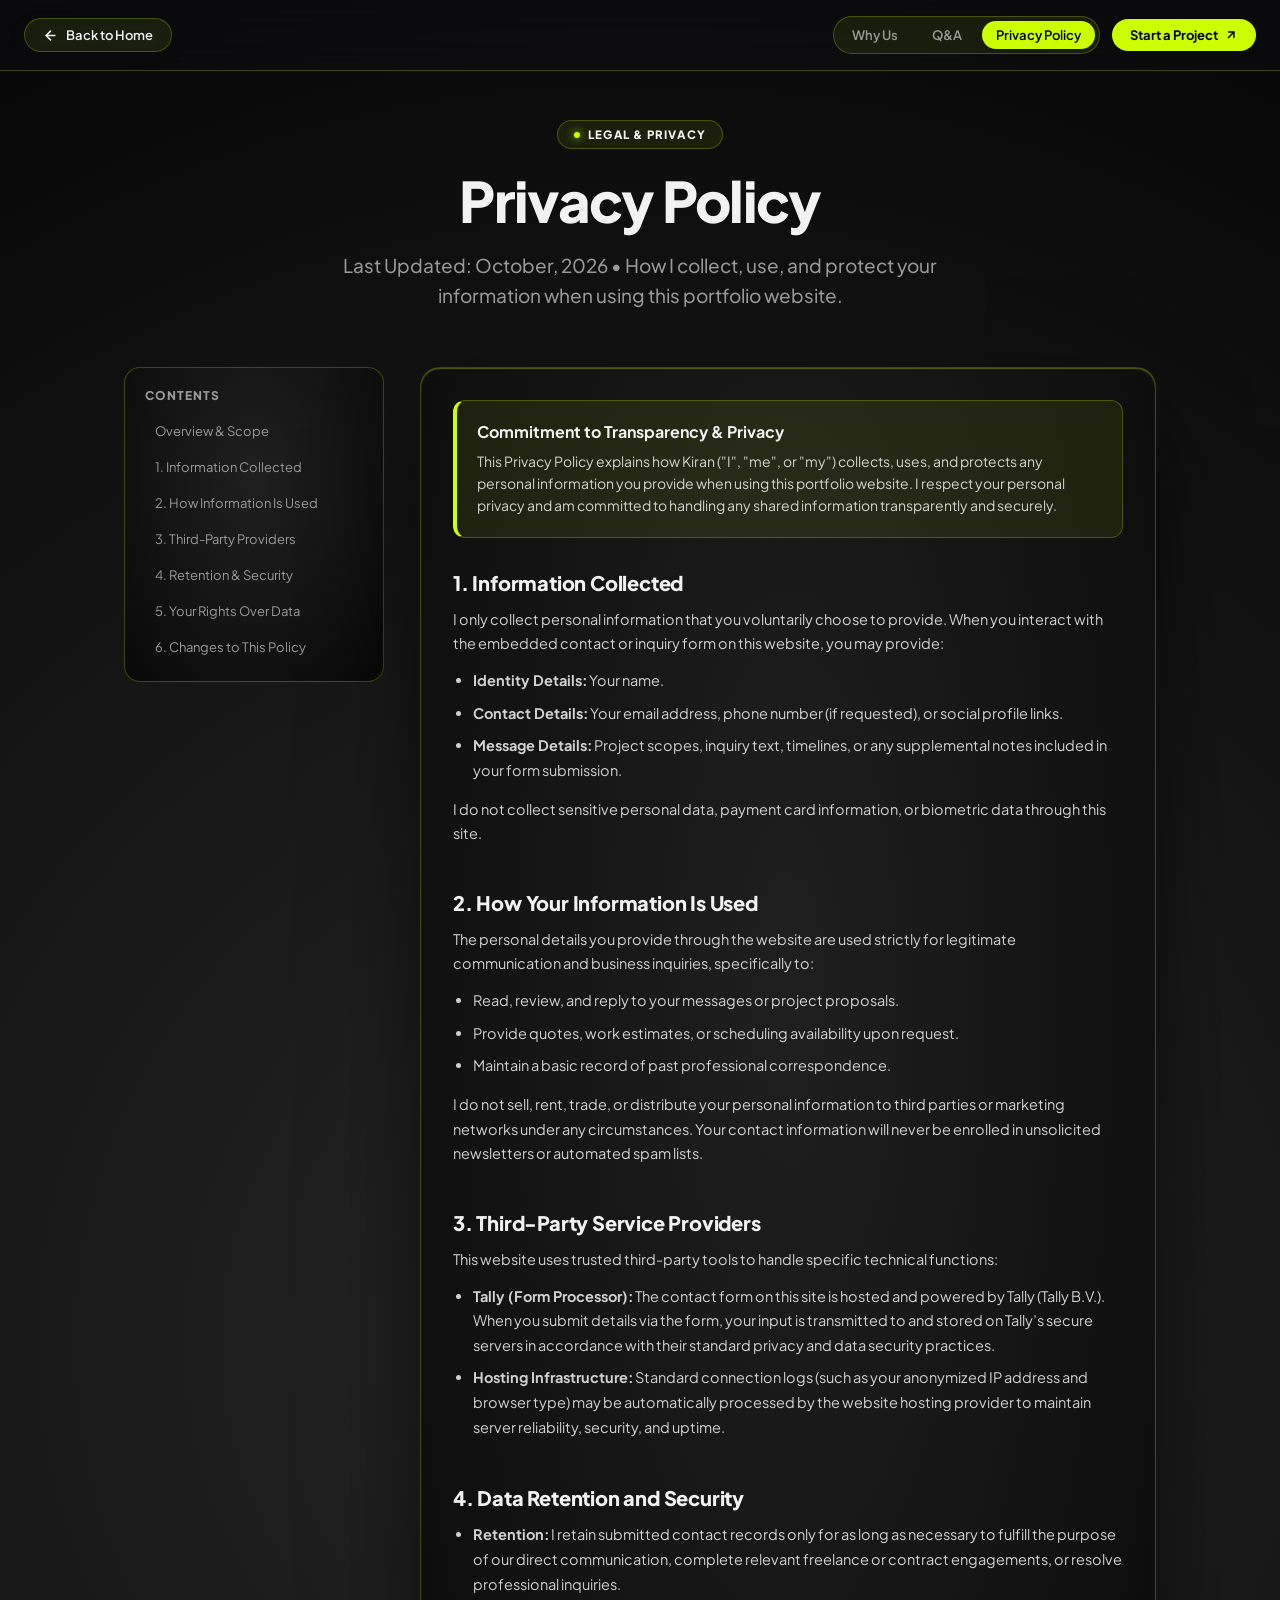
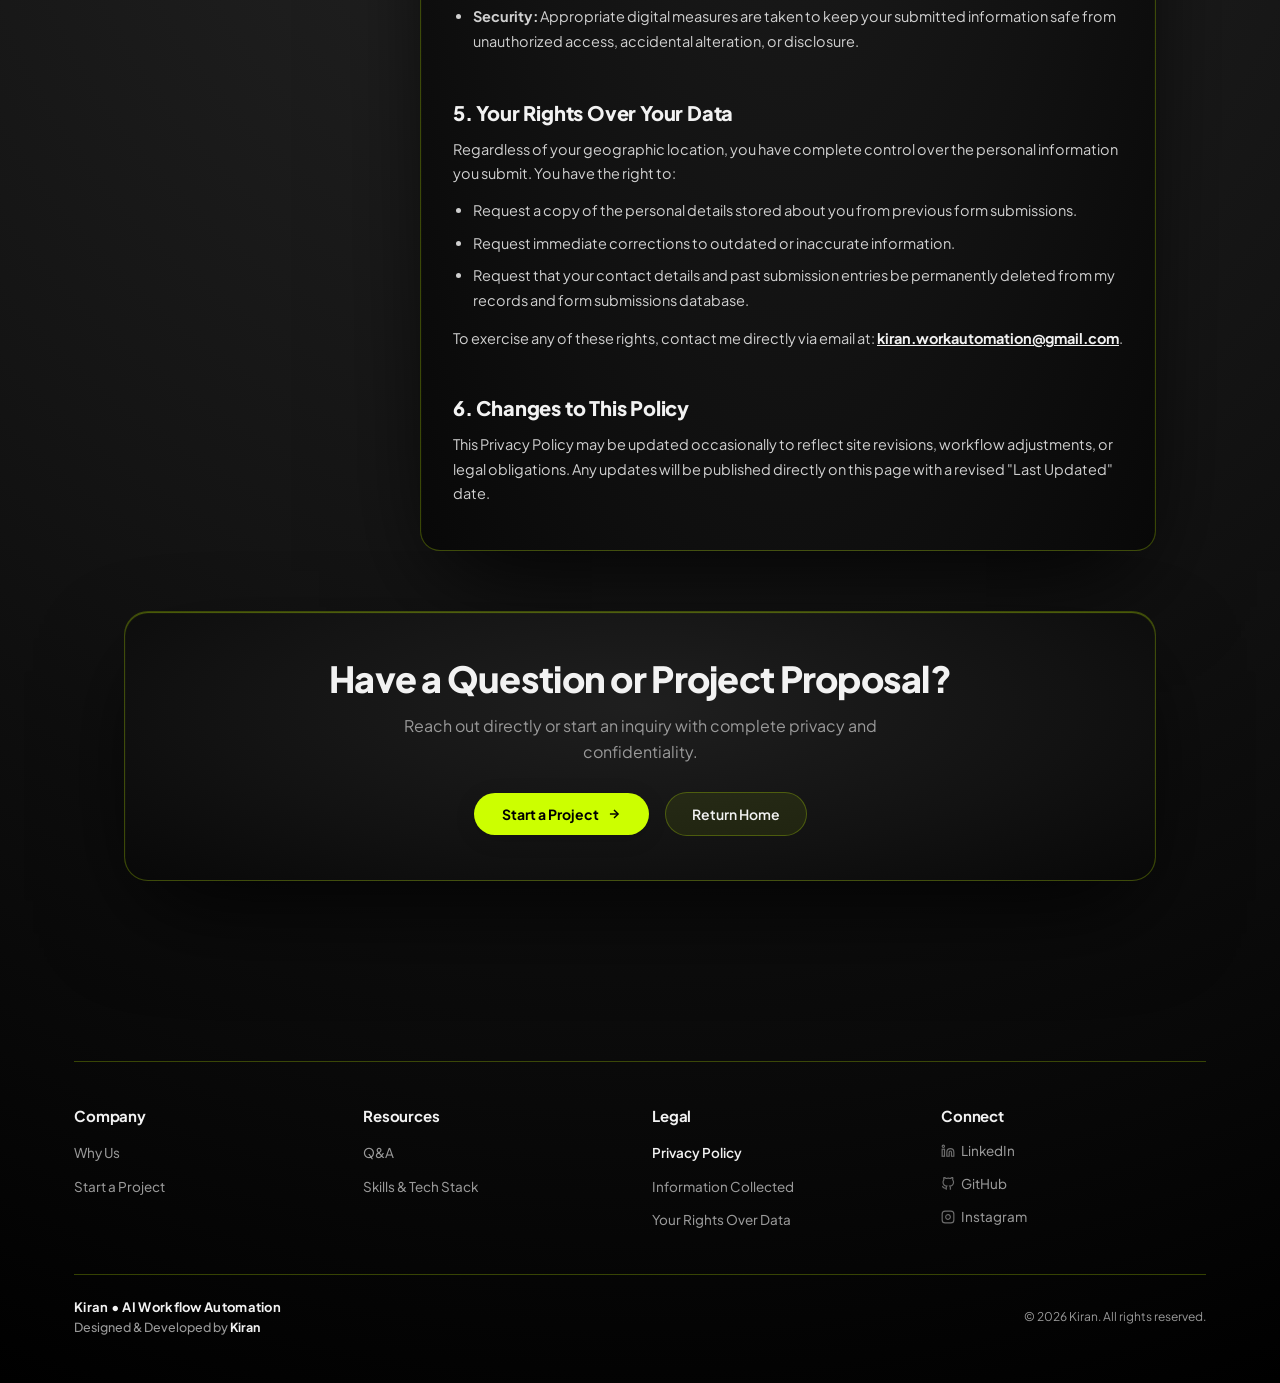
<file: privacy.html>
<!DOCTYPE html>
<html lang="en">
<head>
  <meta charset="UTF-8">
  <meta name="viewport" content="width=device-width, initial-scale=1.0">
  <title>Privacy Policy | Kiran - AI Workflow Automation</title>
  <meta name="description" content="Privacy Policy and personal data protection principles for Kiran's portfolio website.">
  <link rel="icon" type="image/png" href="cur.png">
  <link rel="preconnect" href="https://fonts.googleapis.com">
  <link rel="preconnect" href="https://fonts.gstatic.com" crossorigin>
  <link href="https://fonts.googleapis.com/css2?family=Plus+Jakarta+Sans:wght@300;400;500;600;700;800&family=Press+Start+2P&display=swap" rel="stylesheet">
  <link rel="stylesheet" href="style.css">
  <link rel="stylesheet" href="subpage.css">
  <script>
    (function() {
      try {
        var theme = localStorage.getItem('portfolio_theme') || 'lime';
        document.documentElement.setAttribute('data-theme', theme);
      } catch(e) {}
    })();
  </script>
</head>
<body class="subpage-body" data-theme="lime">

  <!-- Custom Glowing Cursor Dot -->
  <div class="cursor-dot hidden" id="cursor-dot"></div>

  <!-- Floating Subpage Header -->
  <header class="subpage-header">
    <div class="subpage-nav-left">
      <a href="index.html" class="subpage-back-btn" id="privacy-back-btn">
        <svg width="15" height="15" viewBox="0 0 24 24" fill="none" stroke="currentColor" stroke-width="2.5" stroke-linecap="round" stroke-linejoin="round"><line x1="19" y1="12" x2="5" y2="12"></line><polyline points="12 19 5 12 12 5"></polyline></svg>
        <span>Back to Home</span>
      </a>
    </div>

    <div class="subpage-nav-right">
      <nav class="subpage-nav-pills">
        <a href="why-us.html" class="subpage-nav-link">Why Us</a>
        <a href="qna.html" class="subpage-nav-link">Q&amp;A</a>
        <a href="privacy.html" class="subpage-nav-link active">Privacy Policy</a>
      </nav>
      <a href="project.html" class="subpage-nav-cta" id="privacy-cta-nav">
        <span>Start a Project</span>
        <svg width="14" height="14" viewBox="0 0 24 24" fill="none" stroke="currentColor" stroke-width="2.5"><line x1="7" y1="17" x2="17" y2="7"></line><polyline points="7 7 17 7 17 17"></polyline></svg>
      </a>
    </div>
  </header>

  <!-- Main Content -->
  <main class="subpage-main">
    
    <!-- Hero Section -->
    <section class="subpage-hero">
      <div class="subpage-badge">
        <span class="subpage-badge-dot"></span>
        <span>LEGAL &amp; PRIVACY</span>
      </div>
      <h1 class="subpage-title">Privacy Policy</h1>
      <p class="subpage-subtitle">
        Last Updated: October, 2026 &bull; How I collect, use, and protect your information when using this portfolio website.
      </p>
    </section>

    <!-- Privacy Layout with Sticky Sidebar -->
    <div class="privacy-layout">
      
      <!-- Quick Navigation Sidebar -->
      <aside class="privacy-sidebar">
        <div class="privacy-sidebar-title">Contents</div>
        <ul class="privacy-nav-list">
          <li><a href="#intro" class="privacy-nav-link">Overview &amp; Scope</a></li>
          <li><a href="#collection" class="privacy-nav-link">1. Information Collected</a></li>
          <li><a href="#usage" class="privacy-nav-link">2. How Information Is Used</a></li>
          <li><a href="#third-party" class="privacy-nav-link">3. Third-Party Providers</a></li>
          <li><a href="#retention-security" class="privacy-nav-link">4. Retention &amp; Security</a></li>
          <li><a href="#your-rights" class="privacy-nav-link">5. Your Rights Over Data</a></li>
          <li><a href="#changes" class="privacy-nav-link">6. Changes to This Policy</a></li>
        </ul>
      </aside>

      <!-- Main Clauses Container -->
      <div class="subpage-card privacy-content-card">
        
        <!-- Summary Callout -->
        <div class="privacy-highlight-box" id="intro">
          <h3>Commitment to Transparency &amp; Privacy</h3>
          <p>
            This Privacy Policy explains how Kiran ("I", "me", or "my") collects, uses, and protects any personal information you provide when using this portfolio website. I respect your personal privacy and am committed to handling any shared information transparently and securely.
          </p>
        </div>

        <!-- Section 1: Information Collected -->
        <section id="collection">
          <h2 class="privacy-clause-title">1. Information Collected</h2>
          <p class="privacy-clause-text">
            I only collect personal information that you voluntarily choose to provide. When you interact with the embedded contact or inquiry form on this website, you may provide:
          </p>
          <ul class="privacy-clause-list">
            <li><strong>Identity Details:</strong> Your name.</li>
            <li><strong>Contact Details:</strong> Your email address, phone number (if requested), or social profile links.</li>
            <li><strong>Message Details:</strong> Project scopes, inquiry text, timelines, or any supplemental notes included in your form submission.</li>
          </ul>
          <p class="privacy-clause-text">
            I do not collect sensitive personal data, payment card information, or biometric data through this site.
          </p>
        </section>

        <!-- Section 2: How Your Information Is Used -->
        <section id="usage">
          <h2 class="privacy-clause-title">2. How Your Information Is Used</h2>
          <p class="privacy-clause-text">
            The personal details you provide through the website are used strictly for legitimate communication and business inquiries, specifically to:
          </p>
          <ul class="privacy-clause-list">
            <li>Read, review, and reply to your messages or project proposals.</li>
            <li>Provide quotes, work estimates, or scheduling availability upon request.</li>
            <li>Maintain a basic record of past professional correspondence.</li>
          </ul>
          <p class="privacy-clause-text">
            I do not sell, rent, trade, or distribute your personal information to third parties or marketing networks under any circumstances. Your contact information will never be enrolled in unsolicited newsletters or automated spam lists.
          </p>
        </section>

        <!-- Section 3: Third-Party Service Providers -->
        <section id="third-party">
          <h2 class="privacy-clause-title">3. Third-Party Service Providers</h2>
          <p class="privacy-clause-text">
            This website uses trusted third-party tools to handle specific technical functions:
          </p>
          <ul class="privacy-clause-list">
            <li><strong>Tally (Form Processor):</strong> The contact form on this site is hosted and powered by Tally (Tally B.V.). When you submit details via the form, your input is transmitted to and stored on Tally’s secure servers in accordance with their standard privacy and data security practices.</li>
            <li><strong>Hosting Infrastructure:</strong> Standard connection logs (such as your anonymized IP address and browser type) may be automatically processed by the website hosting provider to maintain server reliability, security, and uptime.</li>
          </ul>
        </section>

        <!-- Section 4: Data Retention and Security -->
        <section id="retention-security">
          <h2 class="privacy-clause-title">4. Data Retention and Security</h2>
          <ul class="privacy-clause-list">
            <li><strong>Retention:</strong> I retain submitted contact records only for as long as necessary to fulfill the purpose of our direct communication, complete relevant freelance or contract engagements, or resolve professional inquiries.</li>
            <li><strong>Security:</strong> Appropriate digital measures are taken to keep your submitted information safe from unauthorized access, accidental alteration, or disclosure.</li>
          </ul>
        </section>

        <!-- Section 5: Your Rights Over Your Data -->
        <section id="your-rights">
          <h2 class="privacy-clause-title">5. Your Rights Over Your Data</h2>
          <p class="privacy-clause-text">
            Regardless of your geographic location, you have complete control over the personal information you submit. You have the right to:
          </p>
          <ul class="privacy-clause-list">
            <li>Request a copy of the personal details stored about you from previous form submissions.</li>
            <li>Request immediate corrections to outdated or inaccurate information.</li>
            <li>Request that your contact details and past submission entries be permanently deleted from my records and form submissions database.</li>
          </ul>
          <p class="privacy-clause-text">
            To exercise any of these rights, contact me directly via email at: <a href="mailto:kiran.workautomation@gmail.com" style="color: var(--text-main); font-weight: 700; text-decoration: underline;">kiran.workautomation@gmail.com</a>.
          </p>
        </section>

        <!-- Section 6: Changes to This Policy -->
        <section id="changes">
          <h2 class="privacy-clause-title">6. Changes to This Policy</h2>
          <p class="privacy-clause-text">
            This Privacy Policy may be updated occasionally to reflect site revisions, workflow adjustments, or legal obligations. Any updates will be published directly on this page with a revised "Last Updated" date.
          </p>
        </section>

      </div>

    </div>

    <!-- CTA Banner -->
    <section class="subpage-cta-banner">
      <h2 class="subpage-cta-title">Have a Question or Project Proposal?</h2>
      <p class="subpage-cta-desc">
        Reach out directly or start an inquiry with complete privacy and confidentiality.
      </p>
      <div class="subpage-cta-btns">
        <a href="project.html" class="subpage-primary-btn" id="privacy-start-project-cta">
          <span>Start a Project</span>
          <svg width="14" height="14" viewBox="0 0 24 24" fill="none" stroke="currentColor" stroke-width="2.5"><line x1="5" y1="12" x2="19" y2="12"></line><polyline points="12 5 19 12 12 19"></polyline></svg>
        </a>
        <a href="index.html" class="subpage-secondary-btn">
          <span>Return Home</span>
        </a>
      </div>
    </section>

  </main>

  <!-- Standalone Footer (Claude/Anthropic-Inspired Multi-Column Directory) -->
  <footer class="site-standalone-footer">
    <div class="footer-columns-grid">
      <!-- Column 1: Company -->
      <div class="footer-nav-col">
        <h4 class="footer-nav-heading">Company</h4>
        <ul class="footer-nav-list">
          <li><a href="why-us.html" class="footer-nav-link">Why Us</a></li>
          <li><a href="project.html" class="footer-nav-link">Start a Project</a></li>
        </ul>
      </div>

      <!-- Column 2: Resources -->
      <div class="footer-nav-col">
        <h4 class="footer-nav-heading">Resources</h4>
        <ul class="footer-nav-list">
          <li><a href="qna.html" class="footer-nav-link">Q&amp;A</a></li>
          <li><a href="index.html#skills" class="footer-nav-link">Skills &amp; Tech Stack</a></li>
        </ul>
      </div>

      <!-- Column 3: Legal -->
      <div class="footer-nav-col">
        <h4 class="footer-nav-heading">Legal</h4>
        <ul class="footer-nav-list">
          <li><a href="privacy.html" class="footer-nav-link active">Privacy Policy</a></li>
          <li><a href="#collection" class="footer-nav-link">Information Collected</a></li>
          <li><a href="#your-rights" class="footer-nav-link">Your Rights Over Data</a></li>
        </ul>
      </div>

      <!-- Column 4: Connect -->
      <div class="footer-nav-col">
        <h4 class="footer-nav-heading">Connect</h4>
        <ul class="footer-nav-list">
          <li>
            <a href="https://www.linkedin.com/in/kiran-kishore-a50ba543b" target="_blank" rel="noopener" class="footer-nav-link">
              <svg width="14" height="14" viewBox="0 0 24 24" fill="none" stroke="currentColor" stroke-width="2" style="vertical-align: -2px; margin-right: 6px;"><path d="M16 8a6 6 0 0 1 6 6v7h-4v-7a2 2 0 0 0-2-2 2 2 0 0 0-2 2v7h-4v-7a6 6 0 0 1 6-6z"/><rect x="2" y="9" width="4" height="12"/><circle cx="4" cy="4" r="2"/></svg>
              <span>LinkedIn</span>
            </a>
          </li>
          <li>
            <a href="https://github.com/kirankishore-lab" target="_blank" rel="noopener" class="footer-nav-link">
              <svg width="14" height="14" viewBox="0 0 24 24" fill="none" stroke="currentColor" stroke-width="2" style="vertical-align: -2px; margin-right: 6px;"><path d="M9 19c-5 1.5-5-2.5-7-3m14 6v-3.87a3.37 3.37 0 0 0-.94-2.61c3.14-.35 6.44-1.54 6.44-7A5.44 5.44 0 0 0 20 4.77 5.07 5.07 0 0 0 19.91 1S18.73.65 16 2.48a13.38 13.38 0 0 0-7 0C6.27.65 5.09 1 5.09 1A5.07 5.07 0 0 0 5 4.77a5.44 5.44 0 0 0-1.5 3.78c0 5.42 3.3 6.61 6.44 7A3.37 3.37 0 0 0 9 18.13V22"/></svg>
              <span>GitHub</span>
            </a>
          </li>
          <li>
            <a href="https://www.instagram.com/kiran.workflow_forge/" target="_blank" rel="noopener" class="footer-nav-link">
              <svg width="14" height="14" viewBox="0 0 24 24" fill="none" stroke="currentColor" stroke-width="2" style="vertical-align: -2px; margin-right: 6px;"><rect x="2" y="2" width="20" height="20" rx="5" ry="5"/><path d="M16 11.37A4 4 0 1 1 12.63 8 4 4 0 0 1 16 11.37z"/><line x1="17.5" y1="6.5" x2="17.51" y2="6.5"/></svg>
              <span>Instagram</span>
            </a>
          </li>
        </ul>
      </div>
    </div>

    <!-- Standalone Footer Bottom Bar -->
    <div class="standalone-footer-bottom">
      <div class="footer-bottom-brand">
        <span class="footer-brand-title">Kiran &bull; AI Workflow Automation</span>
        <span class="footer-credit-text">Designed &amp; Developed by <strong>Kiran</strong></span>
      </div>
      <p class="footer-copyright-text">&copy; 2026 Kiran. All rights reserved.</p>
    </div>
  </footer>

  <script src="subpage.js"></script>
</body>
</html>
</file>
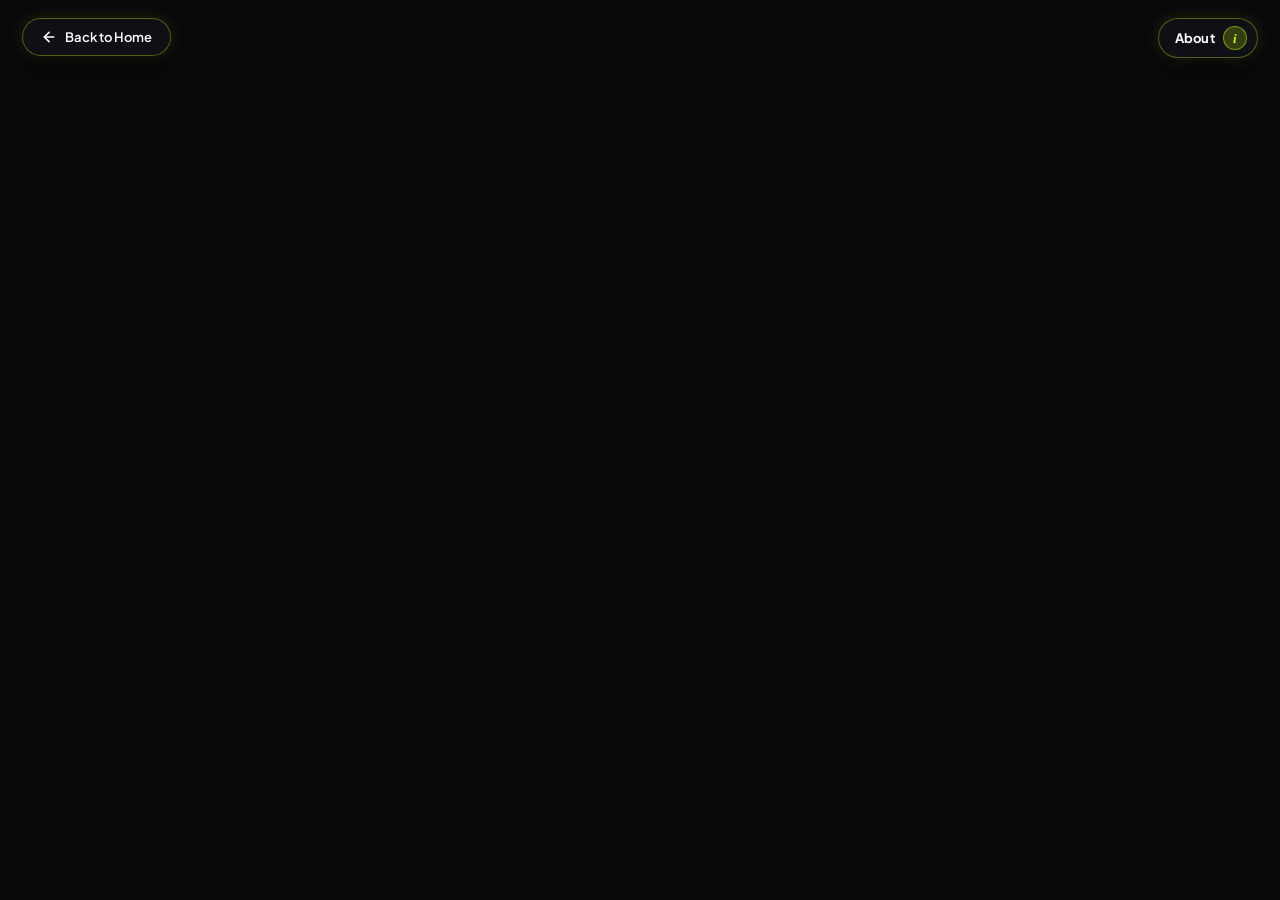
<file: project.html>
<!DOCTYPE html>
<html lang="en">
  <head>
    <meta charset="UTF-8">
    <meta name="viewport" content="width=device-width, initial-scale=1.0, maximum-scale=1.0, user-scalable=0">
    <title>Start Your Automation Project</title>
    <link rel="icon" type="image/png" href="cur.png">
    <link rel="preconnect" href="https://fonts.googleapis.com">
    <link rel="preconnect" href="https://fonts.gstatic.com" crossorigin>
    <link href="https://fonts.googleapis.com/css2?family=Plus+Jakarta+Sans:wght@400;500;600;700;800&display=swap" rel="stylesheet">
    <script async src="https://tally.so/widgets/embed.js"></script>
    <style type="text/css">
      * {
        box-sizing: border-box;
        margin: 0;
        padding: 0;
      }
      html, body {
        margin: 0;
        padding: 0;
        height: 100%;
        width: 100%;
        overflow: hidden;
        background: #09090b;
        font-family: 'Plus Jakarta Sans', sans-serif;
      }
      iframe {
        position: absolute;
        top: 0;
        right: 0;
        bottom: 0;
        left: 0;
        width: 100%;
        height: 100%;
        border: 0;
      }
      /* Top Left: Back to Home */
      .top-nav-left {
        position: fixed;
        top: 18px;
        left: 22px;
        z-index: 999999;
        display: flex;
        align-items: center;
      }
      .back-floating-btn {
        display: inline-flex;
        align-items: center;
        gap: 8px;
        padding: 10px 18px;
        border-radius: 999px;
        background: rgba(17, 17, 24, 0.88);
        border: 1px solid rgba(204, 255, 0, 0.35);
        color: #ffffff;
        text-decoration: none;
        font-size: 13px;
        font-weight: 600;
        backdrop-filter: blur(14px);
        -webkit-backdrop-filter: blur(14px);
        box-shadow: 0 10px 30px rgba(0, 0, 0, 0.5), 0 0 15px rgba(204, 255, 0, 0.15);
        transition: all 0.25s ease;
        cursor: pointer;
      }
      .back-floating-btn:hover {
        background: #ccff00;
        color: #000000;
        border-color: #ccff00;
        transform: translateY(-2px);
        box-shadow: 0 12px 35px rgba(204, 255, 0, 0.4);
      }
      /* Top Right: About + (i) Icon Button */
      .top-nav-right {
        position: fixed;
        top: 18px;
        right: 22px;
        z-index: 999999;
        display: flex;
        align-items: center;
      }
      .about-info-capsule-btn {
        display: inline-flex;
        align-items: center;
        gap: 8px;
        padding: 7px 10px 7px 16px;
        border-radius: 999px;
        background: rgba(17, 17, 24, 0.88);
        border: 1px solid rgba(204, 255, 0, 0.35);
        color: #ffffff;
        font-size: 13px;
        font-weight: 700;
        font-family: 'Plus Jakarta Sans', sans-serif;
        letter-spacing: 0.3px;
        backdrop-filter: blur(14px);
        -webkit-backdrop-filter: blur(14px);
        box-shadow: 0 10px 30px rgba(0, 0, 0, 0.5), 0 0 15px rgba(204, 255, 0, 0.15);
        transition: all 0.25s ease;
        cursor: pointer;
      }
      .about-info-capsule-btn:hover,
      .about-info-capsule-btn.active {
        background: #ccff00;
        color: #000000;
        border-color: #ccff00;
        transform: translateY(-2px);
        box-shadow: 0 12px 35px rgba(204, 255, 0, 0.4);
      }
      .info-icon-badge {
        width: 24px;
        height: 24px;
        border-radius: 50%;
        background: rgba(204, 255, 0, 0.2);
        border: 1px solid rgba(204, 255, 0, 0.5);
        color: #ccff00;
        display: inline-flex;
        align-items: center;
        justify-content: center;
        font-size: 13px;
        font-weight: 800;
        font-family: Georgia, serif;
        font-style: italic;
        line-height: 1;
        transition: all 0.25s ease;
      }
      .about-info-capsule-btn:hover .info-icon-badge,
      .about-info-capsule-btn.active .info-icon-badge {
        background: #000000;
        color: #ccff00;
        border-color: #000000;
      }
      /* Info Modal Popover Note (Anchored Top Right) */
      .info-popover-modal {
        position: fixed;
        top: 68px;
        right: 22px;
        left: auto;
        width: 480px;
        max-width: calc(100vw - 44px);
        max-height: calc(100vh - 90px);
        background: rgba(12, 12, 18, 0.96);
        border: 1px solid rgba(204, 255, 0, 0.4);
        border-radius: 24px;
        padding: 24px 26px;
        color: #ffffff;
        z-index: 999999;
        backdrop-filter: blur(20px);
        -webkit-backdrop-filter: blur(20px);
        box-shadow: 0 24px 70px rgba(0, 0, 0, 0.85), 0 0 30px rgba(204, 255, 0, 0.18);
        opacity: 0;
        visibility: hidden;
        transform: translateY(-12px) scale(0.96);
        transition: all 0.32s cubic-bezier(0.16, 1, 0.3, 1);
        display: flex;
        flex-direction: column;
        overflow: hidden;
      }
      .info-popover-modal.is-open {
        opacity: 1;
        visibility: visible;
        transform: translateY(0) scale(1);
      }
      .info-popover-header {
        display: flex;
        align-items: center;
        justify-content: space-between;
        padding-bottom: 14px;
        border-bottom: 1px solid rgba(255, 255, 255, 0.12);
        margin-bottom: 16px;
        flex-shrink: 0;
      }
      .info-popover-title-row {
        display: flex;
        align-items: center;
        gap: 8px;
      }
      .info-sparkle-icon {
        color: #ccff00;
        font-size: 16px;
      }
      .info-popover-main-title {
        font-size: 18px;
        font-weight: 800;
        letter-spacing: -0.4px;
        color: #ffffff;
      }
      .info-popover-close {
        width: 30px;
        height: 30px;
        border-radius: 50%;
        background: rgba(255, 255, 255, 0.08);
        border: 1px solid rgba(255, 255, 255, 0.15);
        color: rgba(255, 255, 255, 0.7);
        font-size: 18px;
        display: flex;
        align-items: center;
        justify-content: center;
        cursor: pointer;
        transition: all 0.2s ease;
      }
      .info-popover-close:hover {
        background: #ccff00;
        color: #000000;
        border-color: #ccff00;
      }
      .info-popover-body {
        overflow-y: auto;
        padding-right: 6px;
        display: flex;
        flex-direction: column;
        gap: 16px;
      }
      .info-popover-body::-webkit-scrollbar {
        width: 4px;
      }
      .info-popover-body::-webkit-scrollbar-thumb {
        background: rgba(204, 255, 0, 0.3);
        border-radius: 4px;
      }
      .info-intro-p {
        font-size: 13px;
        line-height: 1.6;
        color: rgba(255, 255, 255, 0.85);
      }
      .info-section-heading {
        font-size: 14px;
        font-weight: 800;
        letter-spacing: 0.5px;
        color: #ccff00;
        text-transform: uppercase;
        margin-top: 6px;
        padding-top: 10px;
        border-top: 1px dashed rgba(255, 255, 255, 0.12);
      }
      .info-steps-list {
        display: flex;
        flex-direction: column;
        gap: 12px;
      }
      .info-step-card {
        background: rgba(255, 255, 255, 0.04);
        border: 1px solid rgba(255, 255, 255, 0.09);
        border-radius: 14px;
        padding: 14px 16px;
        display: flex;
        flex-direction: column;
        gap: 6px;
      }
      .info-step-title {
        font-size: 13px;
        font-weight: 800;
        color: #ffffff;
      }
      .info-step-desc {
        font-size: 12px;
        line-height: 1.55;
        color: rgba(255, 255, 255, 0.78);
      }
      .info-callout-quote {
        background: rgba(204, 255, 0, 0.08);
        border-left: 3px solid #ccff00;
        border-radius: 8px;
        padding: 10px 12px;
        font-size: 11.5px;
        line-height: 1.5;
        color: rgba(255, 255, 255, 0.9);
        margin-top: 4px;
      }
      .info-callout-quote strong {
        color: #ccff00;
      }
    </style>
  </head>
  <body>

    <!-- Top Left Floating Navigation: Back to Home -->
    <div class="top-nav-left">
      <a href="index.html" class="back-floating-btn" title="Back to Portfolio">
        <svg width="16" height="16" viewBox="0 0 24 24" fill="none" stroke="currentColor" stroke-width="2.5" stroke-linecap="round" stroke-linejoin="round">
          <line x1="19" y1="12" x2="5" y2="12"></line>
          <polyline points="12 19 5 12 12 5"></polyline>
        </svg>
        Back to Home
      </a>
    </div>

    <!-- Top Right Floating Navigation: About + i Icon -->
    <div class="top-nav-right">
      <button class="about-info-capsule-btn" id="info-btn" aria-label="About this Project Intake Form" title="About">
        <span>About</span>
        <span class="info-icon-badge">i</span>
      </button>
    </div>

    <!-- Info Popover Modal Note (Opens Instantly on Hover & Click) -->
    <div class="info-popover-modal" id="info-modal">
      <div class="info-popover-header">
        <div class="info-popover-title-row">
          <span class="info-sparkle-icon">&#10022;</span>
          <h2 class="info-popover-main-title">Tell Us About Your Project</h2>
        </div>
        <button class="info-popover-close" id="info-close" aria-label="Close Info">&times;</button>
      </div>

      <div class="info-popover-body">
        <p class="info-intro-p">
          This form helps us understand your business, your current process, the problem you want to solve, and what you expect from the automation. The more details you provide, the better we can understand your requirements and determine the right approach for your project.
        </p>

        <h3 class="info-section-heading">What Happens After You Submit?</h3>

        <div class="info-steps-list">

          <!-- Step 01 -->
          <div class="info-step-card">
            <div class="info-step-title">01 &mdash; Confirmation Email</div>
            <p class="info-step-desc">
              Immediately after submitting the form, you’ll receive a confirmation email letting you know that we’ve received your inquiry.
            </p>
            <div class="info-callout-quote">
              <strong>Note:</strong> Sometimes the confirmation email may be filtered into your <strong>Spam, Junk, or Promotions</strong> folder. If you don’t see it in your inbox, please check those folders.
            </div>
          </div>

          <!-- Step 02 -->
          <div class="info-step-card">
            <div class="info-step-title">02 &mdash; We Review Your Requirements</div>
            <p class="info-step-desc">
              We’ll carefully review the information you submitted, understand your current workflow and requirements, and identify the most suitable automation approach for your project.
            </p>
          </div>

          <!-- Step 03 -->
          <div class="info-step-card">
            <div class="info-step-title">03 &mdash; Project Assessment</div>
            <p class="info-step-desc">
              Based on your requirements, we’ll determine the workflow, integrations, tools, complexity, and other technical details needed to complete the project.
            </p>
          </div>

          <!-- Step 04 -->
          <div class="info-step-card">
            <div class="info-step-title">04 &mdash; Proposal, Pricing &amp; Agreement</div>
            <p class="info-step-desc">
              Within <strong>24 hours</strong>, we’ll get back to you with the relevant project details, including the proposed solution, pricing, payment information, agreement, and any other important documents or information required before starting.
            </p>
          </div>

          <!-- Step 05 -->
          <div class="info-step-card">
            <div class="info-step-title">05 &mdash; Project Confirmation</div>
            <p class="info-step-desc">
              Your project is considered <strong>confirmed only after the proposal and agreement are accepted and the required initial payment is completed</strong>. We’ll then proceed with the agreed automation work.
            </p>
          </div>

        </div>
      </div>
    </div>

    <!-- Full-Page Embedded Tally Form -->
    <iframe data-tally-src="https://tally.so/r/0QNpeZ" width="100%" height="100%" frameborder="0" marginheight="0" marginwidth="0" title="Start Your Automation Project"></iframe>

    <script>
      const infoBtn = document.getElementById('info-btn');
      const infoModal = document.getElementById('info-modal');
      const infoClose = document.getElementById('info-close');

      if (infoBtn && infoModal) {
        // Instant open on hover
        infoBtn.addEventListener('mouseenter', () => {
          infoModal.classList.add('is-open');
          infoBtn.classList.add('active');
        });

        // Toggle on click
        infoBtn.addEventListener('click', (e) => {
          e.stopPropagation();
          infoModal.classList.toggle('is-open');
          infoBtn.classList.toggle('active', infoModal.classList.contains('is-open'));
        });

        if (infoClose) {
          infoClose.addEventListener('click', (e) => {
            e.stopPropagation();
            infoModal.classList.remove('is-open');
            infoBtn.classList.remove('active');
          });
        }

        document.addEventListener('click', (e) => {
          if (!infoModal.contains(e.target) && !infoBtn.contains(e.target)) {
            infoModal.classList.remove('is-open');
            infoBtn.classList.remove('active');
          }
        });
      }
    </script>
  </body>
</html>
</file>
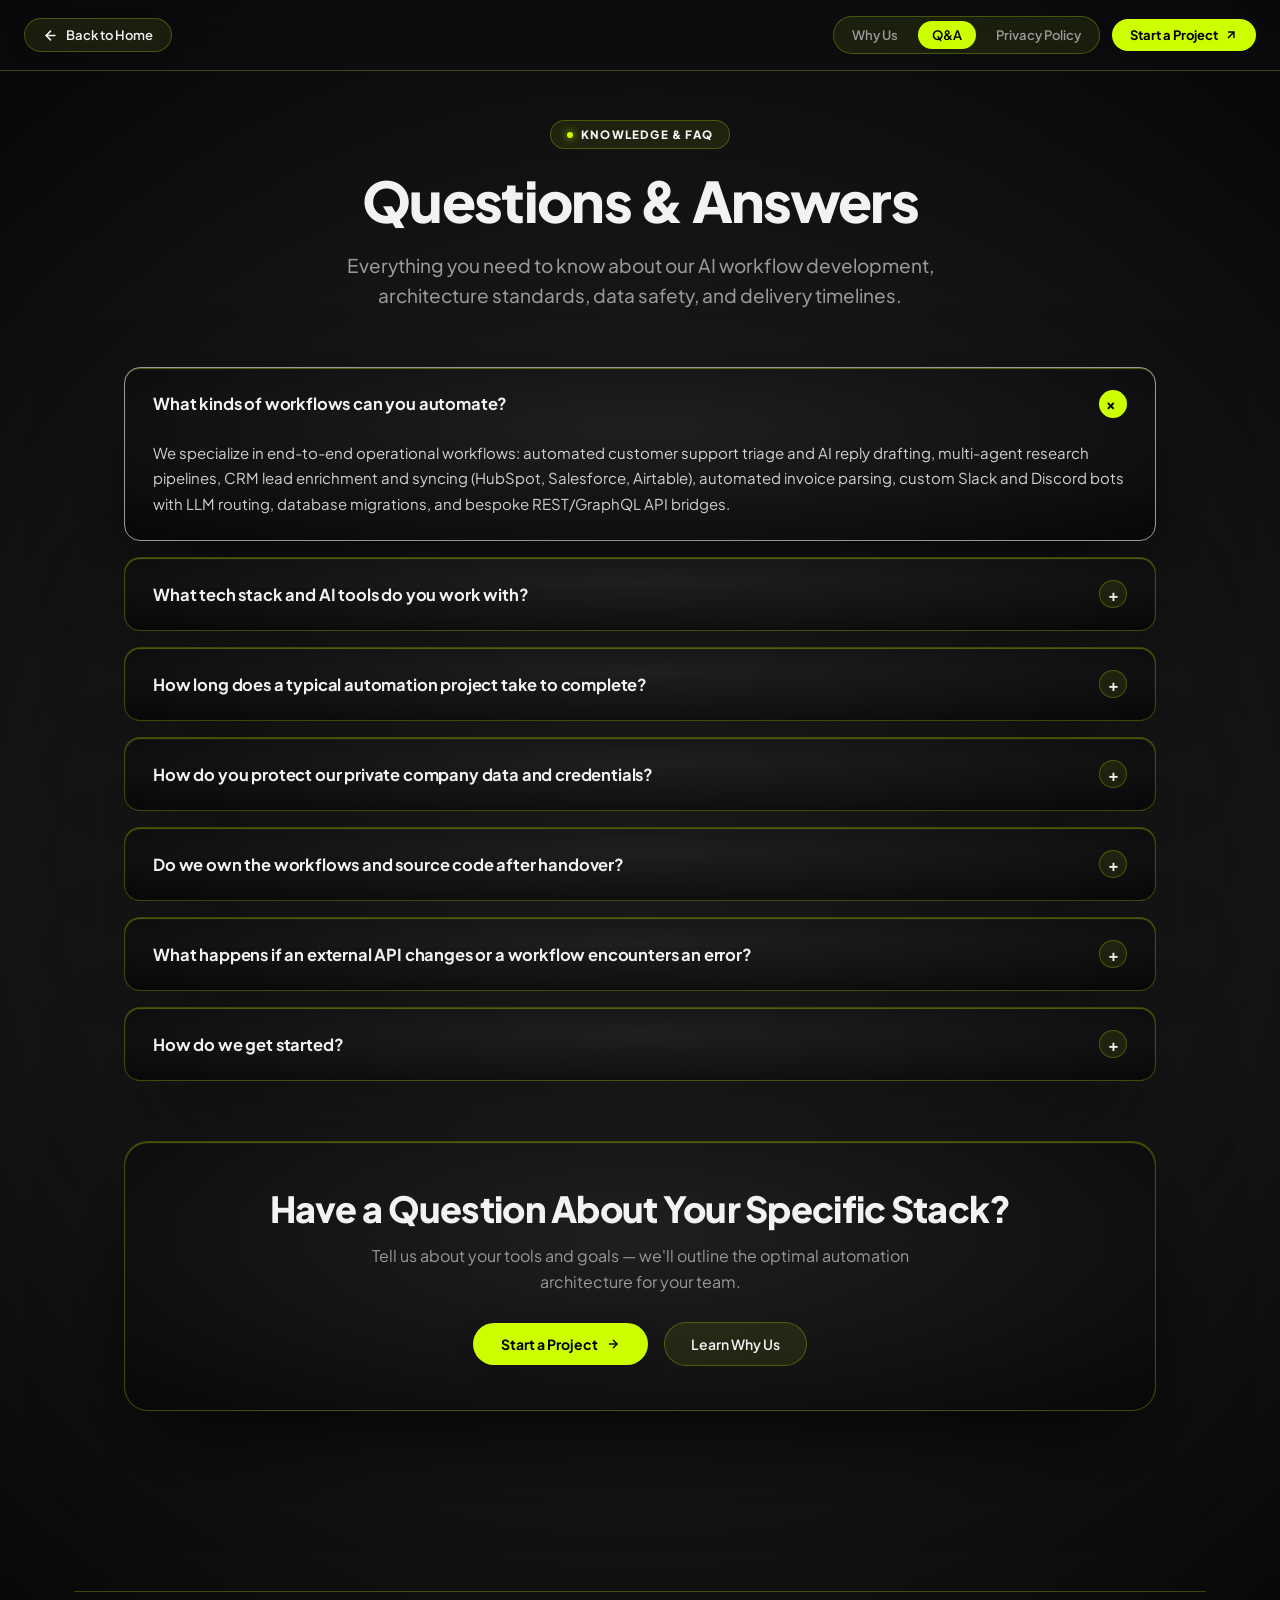
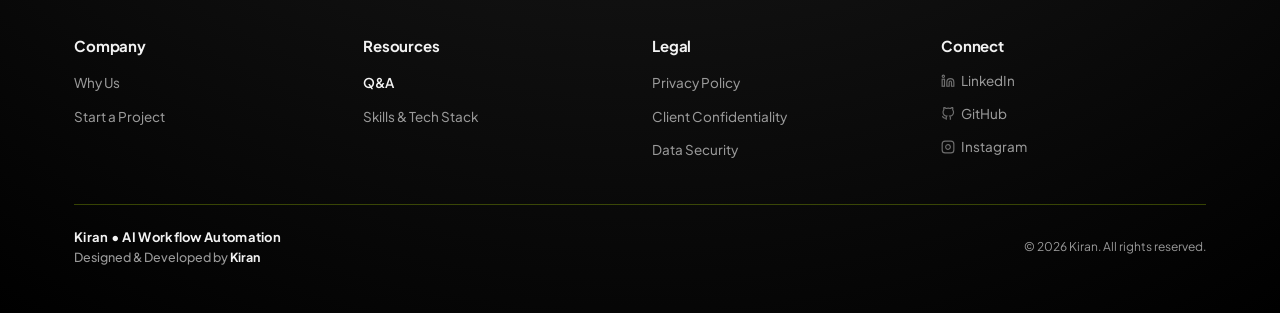
<file: qna.html>
<!DOCTYPE html>
<html lang="en">
<head>
  <meta charset="UTF-8">
  <meta name="viewport" content="width=device-width, initial-scale=1.0">
  <title>Q&amp;A | Kiran - AI Workflow Automation</title>
  <meta name="description" content="Frequently asked questions about AI workflows, tech stack, data security, delivery timelines, and automation consulting.">
  <link rel="icon" type="image/png" href="cur.png">
  <link rel="preconnect" href="https://fonts.googleapis.com">
  <link rel="preconnect" href="https://fonts.gstatic.com" crossorigin>
  <link href="https://fonts.googleapis.com/css2?family=Plus+Jakarta+Sans:wght@300;400;500;600;700;800&family=Press+Start+2P&display=swap" rel="stylesheet">
  <link rel="stylesheet" href="style.css">
  <link rel="stylesheet" href="subpage.css">
  <script>
    (function() {
      try {
        var theme = localStorage.getItem('portfolio_theme') || 'lime';
        document.documentElement.setAttribute('data-theme', theme);
      } catch(e) {}
    })();
  </script>
</head>
<body class="subpage-body" data-theme="lime">

  <!-- Custom Glowing Cursor Dot -->
  <div class="cursor-dot hidden" id="cursor-dot"></div>

  <!-- Floating Subpage Header -->
  <header class="subpage-header">
    <div class="subpage-nav-left">
      <a href="index.html" class="subpage-back-btn" id="qna-back-btn">
        <svg width="15" height="15" viewBox="0 0 24 24" fill="none" stroke="currentColor" stroke-width="2.5" stroke-linecap="round" stroke-linejoin="round"><line x1="19" y1="12" x2="5" y2="12"></line><polyline points="12 19 5 12 12 5"></polyline></svg>
        <span>Back to Home</span>
      </a>
    </div>

    <div class="subpage-nav-right">
      <nav class="subpage-nav-pills">
        <a href="why-us.html" class="subpage-nav-link">Why Us</a>
        <a href="qna.html" class="subpage-nav-link active">Q&amp;A</a>
        <a href="privacy.html" class="subpage-nav-link">Privacy Policy</a>
      </nav>
      <a href="project.html" class="subpage-nav-cta" id="qna-cta-nav">
        <span>Start a Project</span>
        <svg width="14" height="14" viewBox="0 0 24 24" fill="none" stroke="currentColor" stroke-width="2.5"><line x1="7" y1="17" x2="17" y2="7"></line><polyline points="7 7 17 7 17 17"></polyline></svg>
      </a>
    </div>
  </header>

  <!-- Main Content -->
  <main class="subpage-main">
    
    <!-- Hero Section -->
    <section class="subpage-hero">
      <div class="subpage-badge">
        <span class="subpage-badge-dot"></span>
        <span>KNOWLEDGE &amp; FAQ</span>
      </div>
      <h1 class="subpage-title">Questions &amp; Answers</h1>
      <p class="subpage-subtitle">
        Everything you need to know about our AI workflow development, architecture standards, data safety, and delivery timelines.
      </p>
    </section>

    <!-- Interactive Accordion List -->
    <section class="qna-accordion-list">
      
      <!-- Q1 -->
      <div class="qna-accordion-item is-open">
        <button class="qna-trigger" aria-expanded="true">
          <span>What kinds of workflows can you automate?</span>
          <span class="qna-trigger-icon">+</span>
        </button>
        <div class="qna-content">
          <p class="qna-answer-text">
            We specialize in end-to-end operational workflows: automated customer support triage and AI reply drafting, multi-agent research pipelines, CRM lead enrichment and syncing (HubSpot, Salesforce, Airtable), automated invoice parsing, custom Slack and Discord bots with LLM routing, database migrations, and bespoke REST/GraphQL API bridges.
          </p>
        </div>
      </div>

      <!-- Q2 -->
      <div class="qna-accordion-item">
        <button class="qna-trigger" aria-expanded="false">
          <span>What tech stack and AI tools do you work with?</span>
          <span class="qna-trigger-icon">+</span>
        </button>
        <div class="qna-content">
          <p class="qna-answer-text">
            Our primary workflow orchestrator is <strong>n8n</strong> (both self-hosted on Docker and n8n Cloud), backed by <strong>Python</strong> and <strong>Node.js</strong> for custom scripting. On the AI side, we leverage <strong>Anthropic Claude 3.5 Sonnet</strong>, <strong>OpenAI GPT-4o</strong>, and open-source models via Ollama. For databases, we commonly integrate with <strong>PostgreSQL</strong>, <strong>Supabase</strong>, <strong>Airtable</strong>, and <strong>Redis</strong>.
          </p>
        </div>
      </div>

      <!-- Q3 -->
      <div class="qna-accordion-item">
        <button class="qna-trigger" aria-expanded="false">
          <span>How long does a typical automation project take to complete?</span>
          <span class="qna-trigger-icon">+</span>
        </button>
        <div class="qna-content">
          <p class="qna-answer-text">
            Most targeted, single-system automations (such as support ticket ingestion or lead qualification) are scoped, built, tested, and handed over within <strong>3 to 7 business days</strong>. Larger enterprise pipelines involving multiple data sources and complex multi-agent reasoning typically take <strong>2 to 3 weeks</strong>.
          </p>
        </div>
      </div>

      <!-- Q4 -->
      <div class="qna-accordion-item">
        <button class="qna-trigger" aria-expanded="false">
          <span>How do you protect our private company data and credentials?</span>
          <span class="qna-trigger-icon">+</span>
        </button>
        <div class="qna-content">
          <p class="qna-answer-text">
            Security and privacy are paramount. All workflows are built directly inside your company's own infrastructure or cloud instances. We never store client API credentials on third-party servers. When configuring LLM integrations, we strictly use enterprise zero-data-retention endpoints that guarantee your proprietary data is never used to train external models.
          </p>
        </div>
      </div>

      <!-- Q5 -->
      <div class="qna-accordion-item">
        <button class="qna-trigger" aria-expanded="false">
          <span>Do we own the workflows and source code after handover?</span>
          <span class="qna-trigger-icon">+</span>
        </button>
        <div class="qna-content">
          <p class="qna-answer-text">
            Yes, 100%. Upon project completion, you receive complete ownership of all workflow JSON files, custom Python scripts, environment configs, and documentation. You also get a recorded video walkthrough explaining how every node functions and how to make future adjustments independently.
          </p>
        </div>
      </div>

      <!-- Q6 -->
      <div class="qna-accordion-item">
        <button class="qna-trigger" aria-expanded="false">
          <span>What happens if an external API changes or a workflow encounters an error?</span>
          <span class="qna-trigger-icon">+</span>
        </button>
        <div class="qna-content">
          <p class="qna-answer-text">
            Every pipeline we engineer includes built-in resilience: automatic retry mechanisms for temporary network blips, fallback error handlers, and real-time failure alerts sent directly to your Slack or email with exact diagnostic payloads. We also provide post-deployment warranty support to address any unforeseen edge cases.
          </p>
        </div>
      </div>

      <!-- Q7 -->
      <div class="qna-accordion-item">
        <button class="qna-trigger" aria-expanded="false">
          <span>How do we get started?</span>
          <span class="qna-trigger-icon">+</span>
        </button>
        <div class="qna-content">
          <p class="qna-answer-text">
            Simply click <strong>Start a Project</strong> and complete our brief project inquiry form describing your current workflow bottleneck. We will review your requirements, provide a clear architectural proposal and timeline within 24 hours, and schedule a kickoff call.
          </p>
        </div>
      </div>

    </section>

    <!-- CTA Banner -->
    <section class="subpage-cta-banner">
      <h2 class="subpage-cta-title">Have a Question About Your Specific Stack?</h2>
      <p class="subpage-cta-desc">
        Tell us about your tools and goals — we'll outline the optimal automation architecture for your team.
      </p>
      <div class="subpage-cta-btns">
        <a href="project.html" class="subpage-primary-btn" id="qna-start-project-cta">
          <span>Start a Project</span>
          <svg width="14" height="14" viewBox="0 0 24 24" fill="none" stroke="currentColor" stroke-width="2.5"><line x1="5" y1="12" x2="19" y2="12"></line><polyline points="12 5 19 12 12 19"></polyline></svg>
        </a>
        <a href="why-us.html" class="subpage-secondary-btn">
          <span>Learn Why Us</span>
        </a>
      </div>
    </section>

  </main>

  <!-- Standalone Footer (Claude/Anthropic-Inspired Multi-Column Directory) -->
  <footer class="site-standalone-footer">
    <div class="footer-columns-grid">
      <!-- Column 1: Company -->
      <div class="footer-nav-col">
        <h4 class="footer-nav-heading">Company</h4>
        <ul class="footer-nav-list">
          <li><a href="why-us.html" class="footer-nav-link">Why Us</a></li>
          <li><a href="project.html" class="footer-nav-link">Start a Project</a></li>
        </ul>
      </div>

      <!-- Column 2: Resources -->
      <div class="footer-nav-col">
        <h4 class="footer-nav-heading">Resources</h4>
        <ul class="footer-nav-list">
          <li><a href="qna.html" class="footer-nav-link active">Q&amp;A</a></li>
          <li><a href="index.html#skills" class="footer-nav-link">Skills &amp; Tech Stack</a></li>
        </ul>
      </div>

      <!-- Column 3: Legal -->
      <div class="footer-nav-col">
        <h4 class="footer-nav-heading">Legal</h4>
        <ul class="footer-nav-list">
          <li><a href="privacy.html" class="footer-nav-link">Privacy Policy</a></li>
          <li><a href="privacy.html#credentials" class="footer-nav-link">Client Confidentiality</a></li>
          <li><a href="privacy.html#security" class="footer-nav-link">Data Security</a></li>
        </ul>
      </div>

      <!-- Column 4: Connect -->
      <div class="footer-nav-col">
        <h4 class="footer-nav-heading">Connect</h4>
        <ul class="footer-nav-list">
          <li>
            <a href="https://www.linkedin.com/in/kiran-kishore-a50ba543b" target="_blank" rel="noopener" class="footer-nav-link">
              <svg width="14" height="14" viewBox="0 0 24 24" fill="none" stroke="currentColor" stroke-width="2" style="vertical-align: -2px; margin-right: 6px;"><path d="M16 8a6 6 0 0 1 6 6v7h-4v-7a2 2 0 0 0-2-2 2 2 0 0 0-2 2v7h-4v-7a6 6 0 0 1 6-6z"/><rect x="2" y="9" width="4" height="12"/><circle cx="4" cy="4" r="2"/></svg>
              <span>LinkedIn</span>
            </a>
          </li>
          <li>
            <a href="https://github.com/kirankishore-lab" target="_blank" rel="noopener" class="footer-nav-link">
              <svg width="14" height="14" viewBox="0 0 24 24" fill="none" stroke="currentColor" stroke-width="2" style="vertical-align: -2px; margin-right: 6px;"><path d="M9 19c-5 1.5-5-2.5-7-3m14 6v-3.87a3.37 3.37 0 0 0-.94-2.61c3.14-.35 6.44-1.54 6.44-7A5.44 5.44 0 0 0 20 4.77 5.07 5.07 0 0 0 19.91 1S18.73.65 16 2.48a13.38 13.38 0 0 0-7 0C6.27.65 5.09 1 5.09 1A5.07 5.07 0 0 0 5 4.77a5.44 5.44 0 0 0-1.5 3.78c0 5.42 3.3 6.61 6.44 7A3.37 3.37 0 0 0 9 18.13V22"/></svg>
              <span>GitHub</span>
            </a>
          </li>
          <li>
            <a href="https://www.instagram.com/kiran.workflow_forge/" target="_blank" rel="noopener" class="footer-nav-link">
              <svg width="14" height="14" viewBox="0 0 24 24" fill="none" stroke="currentColor" stroke-width="2" style="vertical-align: -2px; margin-right: 6px;"><rect x="2" y="2" width="20" height="20" rx="5" ry="5"/><path d="M16 11.37A4 4 0 1 1 12.63 8 4 4 0 0 1 16 11.37z"/><line x1="17.5" y1="6.5" x2="17.51" y2="6.5"/></svg>
              <span>Instagram</span>
            </a>
          </li>
        </ul>
      </div>
    </div>

    <!-- Standalone Footer Bottom Bar -->
    <div class="standalone-footer-bottom">
      <div class="footer-bottom-brand">
        <span class="footer-brand-title">Kiran &bull; AI Workflow Automation</span>
        <span class="footer-credit-text">Designed &amp; Developed by <strong>Kiran</strong></span>
      </div>
      <p class="footer-copyright-text">&copy; 2026 Kiran. All rights reserved.</p>
    </div>
  </footer>

  <script src="subpage.js"></script>
</body>
</html>
</file>
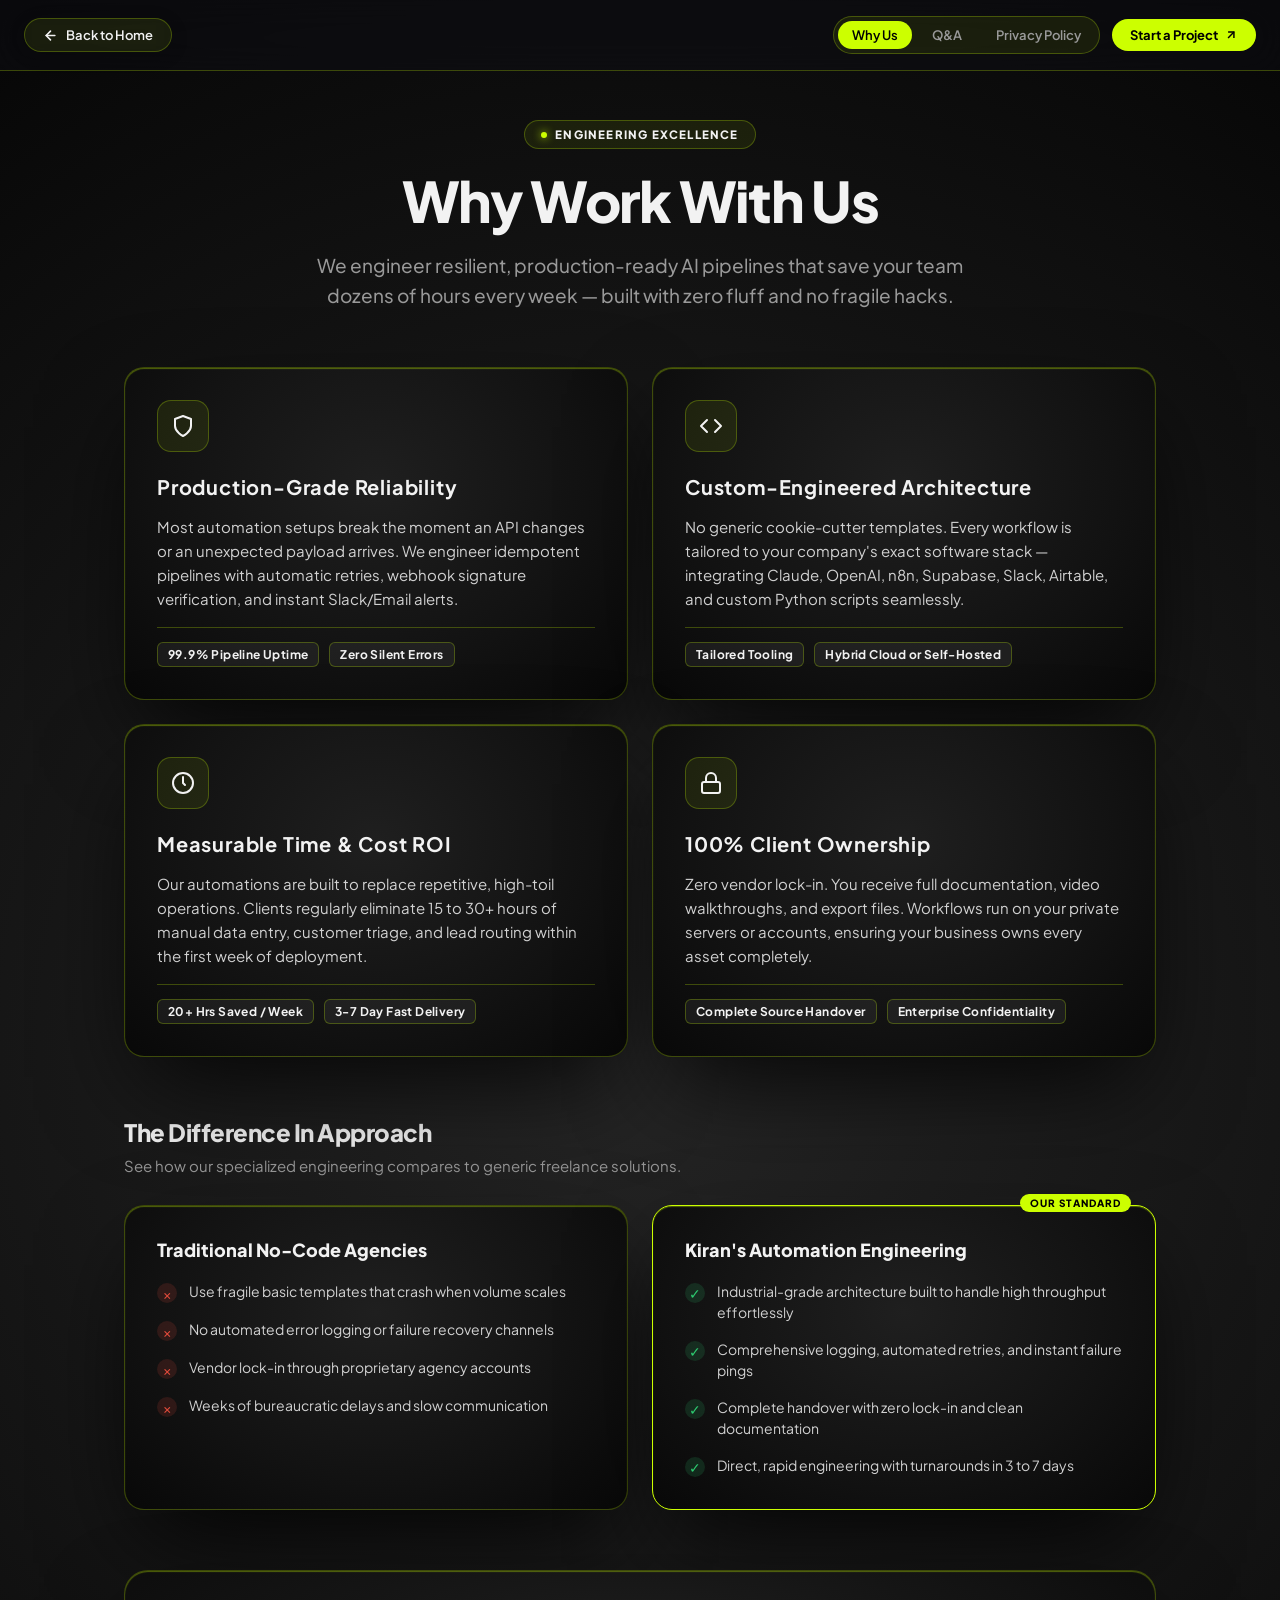
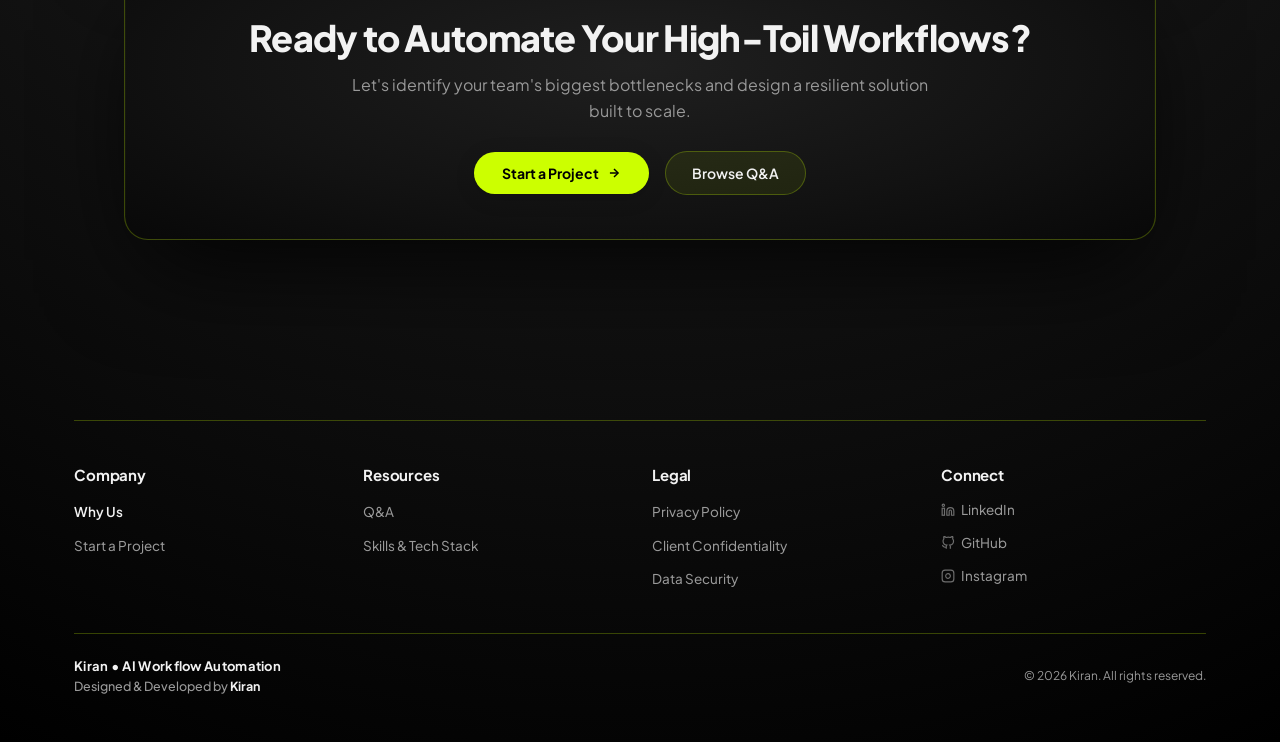
<file: why-us.html>
<!DOCTYPE html>
<html lang="en">
<head>
  <meta charset="UTF-8">
  <meta name="viewport" content="width=device-width, initial-scale=1.0">
  <title>Why Us | Kiran - AI Workflow Automation</title>
  <meta name="description" content="Discover why businesses choose Kiran for enterprise-grade AI automation, resilient workflow engineering, and measurable ROI.">
  <link rel="icon" type="image/png" href="cur.png">
  <link rel="preconnect" href="https://fonts.googleapis.com">
  <link rel="preconnect" href="https://fonts.gstatic.com" crossorigin>
  <link href="https://fonts.googleapis.com/css2?family=Plus+Jakarta+Sans:wght@300;400;500;600;700;800&family=Press+Start+2P&display=swap" rel="stylesheet">
  <link rel="stylesheet" href="style.css">
  <link rel="stylesheet" href="subpage.css">
  <script>
    (function() {
      try {
        var theme = localStorage.getItem('portfolio_theme') || 'lime';
        document.documentElement.setAttribute('data-theme', theme);
      } catch(e) {}
    })();
  </script>
</head>
<body class="subpage-body" data-theme="lime">

  <!-- Custom Glowing Cursor Dot -->
  <div class="cursor-dot hidden" id="cursor-dot"></div>

  <!-- Floating Subpage Header -->
  <header class="subpage-header">
    <div class="subpage-nav-left">
      <a href="index.html" class="subpage-back-btn" id="whyus-back-btn">
        <svg width="15" height="15" viewBox="0 0 24 24" fill="none" stroke="currentColor" stroke-width="2.5" stroke-linecap="round" stroke-linejoin="round"><line x1="19" y1="12" x2="5" y2="12"></line><polyline points="12 19 5 12 12 5"></polyline></svg>
        <span>Back to Home</span>
      </a>
    </div>

    <div class="subpage-nav-right">
      <nav class="subpage-nav-pills">
        <a href="why-us.html" class="subpage-nav-link active">Why Us</a>
        <a href="qna.html" class="subpage-nav-link">Q&amp;A</a>
        <a href="privacy.html" class="subpage-nav-link">Privacy Policy</a>
      </nav>
      <a href="project.html" class="subpage-nav-cta" id="whyus-cta-nav">
        <span>Start a Project</span>
        <svg width="14" height="14" viewBox="0 0 24 24" fill="none" stroke="currentColor" stroke-width="2.5"><line x1="7" y1="17" x2="17" y2="7"></line><polyline points="7 7 17 7 17 17"></polyline></svg>
      </a>
    </div>
  </header>

  <!-- Main Content -->
  <main class="subpage-main">
    
    <!-- Hero Section -->
    <section class="subpage-hero">
      <div class="subpage-badge">
        <span class="subpage-badge-dot"></span>
        <span>ENGINEERING EXCELLENCE</span>
      </div>
      <h1 class="subpage-title">Why Work With Us</h1>
      <p class="subpage-subtitle">
        We engineer resilient, production-ready AI pipelines that save your team dozens of hours every week — built with zero fluff and no fragile hacks.
      </p>
    </section>

    <!-- 4 Core Pillars Grid -->
    <section class="why-pillars-grid">
      
      <!-- Pillar 1 -->
      <div class="subpage-card why-pillar-card">
        <div class="pillar-icon-box">
          <svg width="24" height="24" viewBox="0 0 24 24" fill="none" stroke="currentColor" stroke-width="2" stroke-linecap="round" stroke-linejoin="round"><path d="M12 22s8-4 8-10V5l-8-3-8 3v7c0 6 8 10 8 10z"></path></svg>
        </div>
        <h3 class="pillar-title">Production-Grade Reliability</h3>
        <p class="pillar-desc">
          Most automation setups break the moment an API changes or an unexpected payload arrives. We engineer idempotent pipelines with automatic retries, webhook signature verification, and instant Slack/Email alerts.
        </p>
        <div class="pillar-metrics">
          <span class="pillar-metric-tag">99.9% Pipeline Uptime</span>
          <span class="pillar-metric-tag">Zero Silent Errors</span>
        </div>
      </div>

      <!-- Pillar 2 -->
      <div class="subpage-card why-pillar-card">
        <div class="pillar-icon-box">
          <svg width="24" height="24" viewBox="0 0 24 24" fill="none" stroke="currentColor" stroke-width="2" stroke-linecap="round" stroke-linejoin="round"><polyline points="16 18 22 12 16 6"></polyline><polyline points="8 6 2 12 8 18"></polyline></svg>
        </div>
        <h3 class="pillar-title">Custom-Engineered Architecture</h3>
        <p class="pillar-desc">
          No generic cookie-cutter templates. Every workflow is tailored to your company's exact software stack — integrating Claude, OpenAI, n8n, Supabase, Slack, Airtable, and custom Python scripts seamlessly.
        </p>
        <div class="pillar-metrics">
          <span class="pillar-metric-tag">Tailored Tooling</span>
          <span class="pillar-metric-tag">Hybrid Cloud or Self-Hosted</span>
        </div>
      </div>

      <!-- Pillar 3 -->
      <div class="subpage-card why-pillar-card">
        <div class="pillar-icon-box">
          <svg width="24" height="24" viewBox="0 0 24 24" fill="none" stroke="currentColor" stroke-width="2" stroke-linecap="round" stroke-linejoin="round"><circle cx="12" cy="12" r="10"></circle><polyline points="12 6 12 12 14 14"></polyline></svg>
        </div>
        <h3 class="pillar-title">Measurable Time &amp; Cost ROI</h3>
        <p class="pillar-desc">
          Our automations are built to replace repetitive, high-toil operations. Clients regularly eliminate 15 to 30+ hours of manual data entry, customer triage, and lead routing within the first week of deployment.
        </p>
        <div class="pillar-metrics">
          <span class="pillar-metric-tag">20+ Hrs Saved / Week</span>
          <span class="pillar-metric-tag">3-7 Day Fast Delivery</span>
        </div>
      </div>

      <!-- Pillar 4 -->
      <div class="subpage-card why-pillar-card">
        <div class="pillar-icon-box">
          <svg width="24" height="24" viewBox="0 0 24 24" fill="none" stroke="currentColor" stroke-width="2" stroke-linecap="round" stroke-linejoin="round"><rect x="3" y="11" width="18" height="11" rx="2" ry="2"></rect><path d="M7 11V7a5 5 0 0 1 10 0v4"></path></svg>
        </div>
        <h3 class="pillar-title">100% Client Ownership</h3>
        <p class="pillar-desc">
          Zero vendor lock-in. You receive full documentation, video walkthroughs, and export files. Workflows run on your private servers or accounts, ensuring your business owns every asset completely.
        </p>
        <div class="pillar-metrics">
          <span class="pillar-metric-tag">Complete Source Handover</span>
          <span class="pillar-metric-tag">Enterprise Confidentiality</span>
        </div>
      </div>

    </section>

    <!-- Comparison Section -->
    <section class="why-comparison-section">
      <div class="subpage-section-header">
        <h2 class="subpage-section-title">The Difference In Approach</h2>
        <p class="subpage-section-desc">See how our specialized engineering compares to generic freelance solutions.</p>
      </div>

      <div class="comparison-grid">
        <!-- Generic Agencies / Freelancers -->
        <div class="comparison-col">
          <h3 class="comparison-col-title">Traditional No-Code Agencies</h3>
          <ul class="comparison-list">
            <li class="comparison-item">
              <span class="comparison-icon cross">&times;</span>
              <span>Use fragile basic templates that crash when volume scales</span>
            </li>
            <li class="comparison-item">
              <span class="comparison-icon cross">&times;</span>
              <span>No automated error logging or failure recovery channels</span>
            </li>
            <li class="comparison-item">
              <span class="comparison-icon cross">&times;</span>
              <span>Vendor lock-in through proprietary agency accounts</span>
            </li>
            <li class="comparison-item">
              <span class="comparison-icon cross">&times;</span>
              <span>Weeks of bureaucratic delays and slow communication</span>
            </li>
          </ul>
        </div>

        <!-- Kiran's Specialized Automation -->
        <div class="comparison-col featured">
          <h3 class="comparison-col-title">Kiran's Automation Engineering</h3>
          <ul class="comparison-list">
            <li class="comparison-item">
              <span class="comparison-icon check">&#10003;</span>
              <span>Industrial-grade architecture built to handle high throughput effortlessly</span>
            </li>
            <li class="comparison-item">
              <span class="comparison-icon check">&#10003;</span>
              <span>Comprehensive logging, automated retries, and instant failure pings</span>
            </li>
            <li class="comparison-item">
              <span class="comparison-icon check">&#10003;</span>
              <span>Complete handover with zero lock-in and clean documentation</span>
            </li>
            <li class="comparison-item">
              <span class="comparison-icon check">&#10003;</span>
              <span>Direct, rapid engineering with turnarounds in 3 to 7 days</span>
            </li>
          </ul>
        </div>
      </div>
    </section>

    <!-- CTA Banner -->
    <section class="subpage-cta-banner">
      <h2 class="subpage-cta-title">Ready to Automate Your High-Toil Workflows?</h2>
      <p class="subpage-cta-desc">
        Let's identify your team's biggest bottlenecks and design a resilient solution built to scale.
      </p>
      <div class="subpage-cta-btns">
        <a href="project.html" class="subpage-primary-btn" id="whyus-start-project-cta">
          <span>Start a Project</span>
          <svg width="14" height="14" viewBox="0 0 24 24" fill="none" stroke="currentColor" stroke-width="2.5"><line x1="5" y1="12" x2="19" y2="12"></line><polyline points="12 5 19 12 12 19"></polyline></svg>
        </a>
        <a href="qna.html" class="subpage-secondary-btn">
          <span>Browse Q&amp;A</span>
        </a>
      </div>
    </section>

  </main>

  <!-- Standalone Footer (Claude/Anthropic-Inspired Multi-Column Directory) -->
  <footer class="site-standalone-footer">
    <div class="footer-columns-grid">
      <!-- Column 1: Company -->
      <div class="footer-nav-col">
        <h4 class="footer-nav-heading">Company</h4>
        <ul class="footer-nav-list">
          <li><a href="why-us.html" class="footer-nav-link active">Why Us</a></li>
          <li><a href="project.html" class="footer-nav-link">Start a Project</a></li>
        </ul>
      </div>

      <!-- Column 2: Resources -->
      <div class="footer-nav-col">
        <h4 class="footer-nav-heading">Resources</h4>
        <ul class="footer-nav-list">
          <li><a href="qna.html" class="footer-nav-link">Q&amp;A</a></li>
          <li><a href="index.html#skills" class="footer-nav-link">Skills &amp; Tech Stack</a></li>
        </ul>
      </div>

      <!-- Column 3: Legal -->
      <div class="footer-nav-col">
        <h4 class="footer-nav-heading">Legal</h4>
        <ul class="footer-nav-list">
          <li><a href="privacy.html" class="footer-nav-link">Privacy Policy</a></li>
          <li><a href="privacy.html#credentials" class="footer-nav-link">Client Confidentiality</a></li>
          <li><a href="privacy.html#security" class="footer-nav-link">Data Security</a></li>
        </ul>
      </div>

      <!-- Column 4: Connect -->
      <div class="footer-nav-col">
        <h4 class="footer-nav-heading">Connect</h4>
        <ul class="footer-nav-list">
          <li>
            <a href="https://www.linkedin.com/in/kiran-kishore-a50ba543b" target="_blank" rel="noopener" class="footer-nav-link">
              <svg width="14" height="14" viewBox="0 0 24 24" fill="none" stroke="currentColor" stroke-width="2" style="vertical-align: -2px; margin-right: 6px;"><path d="M16 8a6 6 0 0 1 6 6v7h-4v-7a2 2 0 0 0-2-2 2 2 0 0 0-2 2v7h-4v-7a6 6 0 0 1 6-6z"/><rect x="2" y="9" width="4" height="12"/><circle cx="4" cy="4" r="2"/></svg>
              <span>LinkedIn</span>
            </a>
          </li>
          <li>
            <a href="https://github.com/kirankishore-lab" target="_blank" rel="noopener" class="footer-nav-link">
              <svg width="14" height="14" viewBox="0 0 24 24" fill="none" stroke="currentColor" stroke-width="2" style="vertical-align: -2px; margin-right: 6px;"><path d="M9 19c-5 1.5-5-2.5-7-3m14 6v-3.87a3.37 3.37 0 0 0-.94-2.61c3.14-.35 6.44-1.54 6.44-7A5.44 5.44 0 0 0 20 4.77 5.07 5.07 0 0 0 19.91 1S18.73.65 16 2.48a13.38 13.38 0 0 0-7 0C6.27.65 5.09 1 5.09 1A5.07 5.07 0 0 0 5 4.77a5.44 5.44 0 0 0-1.5 3.78c0 5.42 3.3 6.61 6.44 7A3.37 3.37 0 0 0 9 18.13V22"/></svg>
              <span>GitHub</span>
            </a>
          </li>
          <li>
            <a href="https://www.instagram.com/kiran.workflow_forge/" target="_blank" rel="noopener" class="footer-nav-link">
              <svg width="14" height="14" viewBox="0 0 24 24" fill="none" stroke="currentColor" stroke-width="2" style="vertical-align: -2px; margin-right: 6px;"><rect x="2" y="2" width="20" height="20" rx="5" ry="5"/><path d="M16 11.37A4 4 0 1 1 12.63 8 4 4 0 0 1 16 11.37z"/><line x1="17.5" y1="6.5" x2="17.51" y2="6.5"/></svg>
              <span>Instagram</span>
            </a>
          </li>
        </ul>
      </div>
    </div>

    <!-- Standalone Footer Bottom Bar -->
    <div class="standalone-footer-bottom">
      <div class="footer-bottom-brand">
        <span class="footer-brand-title">Kiran &bull; AI Workflow Automation</span>
        <span class="footer-credit-text">Designed &amp; Developed by <strong>Kiran</strong></span>
      </div>
      <p class="footer-copyright-text">&copy; 2026 Kiran. All rights reserved.</p>
    </div>
  </footer>

  <script src="subpage.js"></script>
</body>
</html>
</file>
<file: style.css>
html {
  scroll-behavior: smooth;
  text-rendering: optimizeSpeed;
  -webkit-font-smoothing: antialiased;
}

*, *::before, *::after {
  box-sizing: border-box;
  margin: 0;
  padding: 0;
  cursor: none !important;
}

html, body {
  cursor: none !important;
  -ms-overflow-style: none !important;
  scrollbar-width: none !important;
}

html::-webkit-scrollbar, body::-webkit-scrollbar, *::-webkit-scrollbar {
  display: none !important;
  width: 0 !important;
  height: 0 !important;
}

*, *:hover, *:active, *:focus, a, button, input, textarea, select, label {
  cursor: none !important;
}

/* ==========================================================================
   THEME DESIGN SYSTEM (WHITE AS DEFAULT, ORANGE, BLACK)
   ========================================================================== */

:root, [data-theme="white"] {
  --bg-gradient: radial-gradient(circle at 50% 45%, #ffffff 0%, #f4f4f7 50%, #e4e4eb 100%);
  --card-bg: radial-gradient(ellipse at 50% 35%, #ffffff 0%, #fafafa 60%, #f0f0f5 100%);
  --card-shadow: 0 35px 90px -15px rgba(0, 0, 0, 0.08), inset 0 1px 1px rgba(255, 255, 255, 1);
  --text-main: #111118;
  --text-sub: rgba(17, 17, 24, 0.78);
  --text-muted: rgba(17, 17, 24, 0.5);
  --nav-capsule-bg: rgba(0, 0, 0, 0.05);
  --nav-capsule-border: rgba(0, 0, 0, 0.08);
  --nav-indicator-bg: #111118;
  --nav-active-text: #ffffff;
  --icon-btn-bg: rgba(0, 0, 0, 0.05);
  --icon-btn-border: rgba(0, 0, 0, 0.09);
  --icon-btn-hover: rgba(0, 0, 0, 0.1);
  --btn-bg: #111118;
  --btn-text: #ffffff;
  --btn-hover: #2a2a35;
  --logo-icon-bg: #111118;
  --logo-icon-text: #ffffff;
  --theme-indicator-bg: rgba(0, 0, 0, 0.06);
  --theme-dot-color: #ffffff;
  --cursor-color: #111118;
  --cursor-glow: rgba(17, 17, 24, 0.5);
  --cursor-glow-outer: rgba(17, 17, 24, 0.22);
  --input-bg: rgba(0, 0, 0, 0.03);
  --input-border: rgba(0, 0, 0, 0.1);
}

[data-theme="rose"] {
  --bg-gradient: radial-gradient(circle at 50% 45%, #1a0812 0%, #10060c 50%, #0c0f0a 100%);
  --card-bg: radial-gradient(ellipse at 50% 35%, #1f0b16 0%, #14080e 60%, #0c0f0a 100%);
  --card-shadow: 0 40px 100px -20px rgba(255, 32, 110, 0.4), inset 0 1px 1px rgba(251, 255, 18, 0.45);
  --text-main: #ffffff;
  --text-sub: rgba(255, 255, 255, 0.85);
  --text-muted: rgba(255, 255, 255, 0.6);
  --nav-capsule-bg: rgba(255, 32, 110, 0.15);
  --nav-capsule-border: rgba(255, 32, 110, 0.3);
  --nav-indicator-bg: #ff206e;
  --nav-active-text: #ffffff;
  --icon-btn-bg: rgba(255, 255, 255, 0.08);
  --icon-btn-border: rgba(255, 32, 110, 0.3);
  --icon-btn-hover: rgba(255, 32, 110, 0.25);
  --btn-bg: #fbff12;
  --btn-text: #0c0f0a;
  --btn-hover: #e6ea00;
  --logo-icon-bg: #ff206e;
  --logo-icon-text: #ffffff;
  --theme-indicator-bg: rgba(255, 32, 110, 0.2);
  --theme-dot-color: #ff206e;
  --cursor-color: #fbff12;
  --cursor-glow: rgba(251, 255, 18, 0.95);
  --cursor-glow-outer: rgba(255, 32, 110, 0.65);
  --input-bg: rgba(255, 255, 255, 0.06);
  --input-border: rgba(255, 32, 110, 0.3);
}

[data-theme="black"] {
  --bg-gradient: radial-gradient(circle at 50% 45%, #2a2a32 0%, #15151a 50%, #09090b 100%);
  --card-bg: radial-gradient(ellipse at 50% 35%, #1c1c22 0%, #121216 60%, #0a0a0d 100%);
  --card-shadow: 0 40px 100px -20px rgba(0, 0, 0, 0.7), inset 0 1px 1px rgba(255, 255, 255, 0.15);
  --text-main: #ffffff;
  --text-sub: rgba(255, 255, 255, 0.85);
  --text-muted: rgba(255, 255, 255, 0.6);
  --nav-capsule-bg: rgba(255, 255, 255, 0.08);
  --nav-capsule-border: rgba(255, 255, 255, 0.12);
  --nav-indicator-bg: #ffffff;
  --nav-active-text: #111118;
  --icon-btn-bg: rgba(255, 255, 255, 0.1);
  --icon-btn-border: rgba(255, 255, 255, 0.15);
  --icon-btn-hover: rgba(255, 255, 255, 0.2);
  --btn-bg: #ffffff;
  --btn-text: #111118;
  --btn-hover: #e5e5e5;
  --logo-icon-bg: #ffffff;
  --logo-icon-text: #111118;
  --theme-indicator-bg: rgba(255, 255, 255, 0.1);
  --theme-dot-color: #111118;
  --cursor-color: #ffffff;
  --cursor-glow: rgba(255, 255, 255, 0.95);
  --cursor-glow-outer: rgba(255, 255, 255, 0.5);
  --input-bg: rgba(255, 255, 255, 0.06);
  --input-border: rgba(255, 255, 255, 0.15);
}

[data-theme="lime"] {
  --bg-gradient: radial-gradient(circle at 50% 45%, #262626 0%, #141414 50%, #000000 100%);
  --card-bg: radial-gradient(ellipse at 50% 35%, #1f1f1f 0%, #121212 60%, #080808 100%);
  --card-shadow: 0 40px 100px -20px rgba(0, 0, 0, 0.85), inset 0 1px 1px rgba(204, 255, 0, 0.35);
  --text-main: #f2f2f2;
  --text-sub: rgba(242, 242, 242, 0.85);
  --text-muted: #999999;
  --nav-capsule-bg: rgba(204, 255, 0, 0.08);
  --nav-capsule-border: rgba(204, 255, 0, 0.25);
  --nav-indicator-bg: #ccff00;
  --nav-active-text: #000000;
  --icon-btn-bg: rgba(242, 242, 242, 0.08);
  --icon-btn-border: rgba(204, 255, 0, 0.25);
  --icon-btn-hover: rgba(204, 255, 0, 0.22);
  --btn-bg: #ccff00;
  --btn-text: #000000;
  --btn-hover: #b3e600;
  --logo-icon-bg: #ccff00;
  --logo-icon-text: #000000;
  --theme-indicator-bg: rgba(204, 255, 0, 0.15);
  --theme-dot-color: #ccff00;
  --cursor-color: #ccff00;
  --cursor-glow: rgba(204, 255, 0, 0.95);
  --cursor-glow-outer: rgba(204, 255, 0, 0.55);
  --input-bg: rgba(242, 242, 242, 0.06);
  --input-border: rgba(204, 255, 0, 0.25);
}

[data-theme="pink"] {
  --bg-gradient: radial-gradient(circle at 50% 45%, #24051d 0%, #12020e 50%, #000000 100%);
  --card-bg: radial-gradient(ellipse at 50% 35%, #1f0418 0%, #12020f 60%, #060105 100%);
  --card-shadow: 0 40px 100px -20px rgba(255, 16, 240, 0.4), inset 0 1px 1px rgba(255, 16, 240, 0.35);
  --text-main: #ffffff;
  --text-sub: rgba(255, 255, 255, 0.85);
  --text-muted: rgba(255, 255, 255, 0.6);
  --nav-capsule-bg: rgba(255, 16, 240, 0.1);
  --nav-capsule-border: rgba(255, 16, 240, 0.25);
  --nav-indicator-bg: #ff10f0;
  --nav-active-text: #ffffff;
  --icon-btn-bg: rgba(255, 255, 255, 0.08);
  --icon-btn-border: rgba(255, 16, 240, 0.25);
  --icon-btn-hover: rgba(255, 16, 240, 0.25);
  --btn-bg: #ff10f0;
  --btn-text: #ffffff;
  --btn-hover: #e600d6;
  --logo-icon-bg: #ff10f0;
  --logo-icon-text: #ffffff;
  --theme-indicator-bg: rgba(255, 16, 240, 0.15);
  --theme-dot-color: #ff10f0;
  --cursor-color: #ff10f0;
  --cursor-glow: rgba(255, 16, 240, 0.95);
  --cursor-glow-outer: rgba(255, 16, 240, 0.55);
  --input-bg: rgba(255, 255, 255, 0.06);
  --input-border: rgba(255, 16, 240, 0.25);
}

html {
  scroll-behavior: smooth;
  -ms-overflow-style: none !important;
  scrollbar-width: none !important;
}

html::-webkit-scrollbar, body::-webkit-scrollbar {
  display: none !important;
  width: 0 !important;
  height: 0 !important;
}

html, body {
  width: 100%;
  min-height: 100vh;
  background: var(--bg-gradient);
  font-family: 'Plus Jakarta Sans', -apple-system, BlinkMacSystemFont, "Segoe UI", Roboto, sans-serif;
  color: var(--text-main);
  overflow-x: hidden;
  overflow-y: auto;
  user-select: none;
  transition: background 0.4s ease, color 0.4s ease;
}

/* Custom Pointer Cursor with Glowing Aura */
.cursor-dot {
  position: fixed;
  top: 0;
  left: 0;
  width: 9px;
  height: 9px;
  background: var(--cursor-color);
  border-radius: 50%;
  pointer-events: none;
  z-index: 2147483647 !important;
  transform: translate3d(0, 0, 0) translate(-50%, -50%);
  box-shadow: 0 0 10px var(--cursor-glow), 0 0 22px var(--cursor-glow-outer);
  transition: opacity 0.15s ease, background-color 0.3s ease, box-shadow 0.3s ease;
  will-change: transform;
}

.cursor-dot.hidden {
  opacity: 0 !important;
}

/* Make custom cursor dot bright white while Welcome Modal or Image Lightbox Modal is open */
body.welcome-modal-open .cursor-dot,
body.image-lightbox-open .cursor-dot {
  background: #ffffff !important;
  box-shadow: 0 0 10px rgba(255, 255, 255, 0.95), 0 0 22px rgba(255, 255, 255, 0.5) !important;
}

/* ==========================================================================
   WEBSITE PRELOADER LOADING SCREEN
   ========================================================================== */
.preloader {
  position: fixed;
  top: 0;
  left: 0;
  width: 100vw;
  height: 100vh;
  background: var(--bg-gradient);
  z-index: 99999;
  display: flex;
  align-items: center;
  justify-content: center;
  padding: 24px;
  opacity: 1;
  visibility: visible;
  transition: opacity 0.5s cubic-bezier(0.16, 1, 0.3, 1), visibility 0.5s cubic-bezier(0.16, 1, 0.3, 1);
}

.preloader.is-hidden {
  opacity: 0;
  visibility: hidden;
  pointer-events: none;
  display: none !important;
}

.preloader-content {
  display: flex;
  flex-direction: column;
  align-items: center;
  justify-content: center;
  text-align: center;
  max-width: 420px;
  width: 100%;
  padding: 20px;
}

.preloader-title {
  font-size: 14px;
  font-weight: 800;
  letter-spacing: 3px;
  color: var(--text-main);
  text-transform: uppercase;
  margin-bottom: 28px;
}

.preloader-progress-wrapper {
  display: flex;
  align-items: center;
  gap: 16px;
  width: 100%;
  margin-bottom: 20px;
}

.preloader-progress-track {
  flex: 1;
  height: 8px;
  background: var(--nav-capsule-bg);
  border-radius: 20px;
  overflow: visible;
  border: 1px solid var(--nav-capsule-border);
  position: relative;
  box-shadow: inset 0 1px 3px rgba(0, 0, 0, 0.1);
}

.preloader-progress-bar {
  height: 100%;
  width: 0%;
  background: linear-gradient(90deg, var(--btn-bg), var(--nav-indicator-bg), var(--btn-bg));
  background-size: 200% 100%;
  border-radius: 20px;
  position: relative;
  transition: width 0.15s ease-out;
  animation: shimmerGradient 1.8s linear infinite;
  box-shadow: 0 0 14px var(--cursor-glow-outer);
}

@keyframes shimmerGradient {
  0% { background-position: 0% 50%; }
  100% { background-position: 200% 50%; }
}

.preloader-glow-head {
  position: absolute;
  right: -5px;
  top: 50%;
  transform: translateY(-50%);
  width: 12px;
  height: 12px;
  background: var(--btn-bg);
  border-radius: 50%;
  box-shadow: 0 0 10px var(--cursor-glow), 0 0 18px var(--cursor-glow-outer);
  transition: opacity 0.2s ease;
}

.preloader-percent-num {
  font-family: 'Press Start 2P', monospace, sans-serif;
  font-size: 9px;
  color: var(--text-main);
  min-width: 42px;
  text-align: right;
  letter-spacing: 0.5px;
}

.preloader-status-text {
  font-family: 'Press Start 2P', monospace, sans-serif;
  font-size: 8px;
  letter-spacing: 1px;
  color: var(--text-muted);
  text-transform: uppercase;
}

/* Right Side Contact Drawer */
.drawer-backdrop {
  position: fixed;
  top: 0;
  left: 0;
  width: 100vw;
  height: 100vh;
  background: rgba(0, 0, 0, 0.45);
  backdrop-filter: blur(6px);
  -webkit-backdrop-filter: blur(6px);
  opacity: 0;
  pointer-events: none;
  z-index: 9998;
  transition: opacity 0.38s ease;
}

.drawer-backdrop.is-open {
  opacity: 1;
  pointer-events: auto;
}

.contact-drawer {
  position: fixed;
  top: 0;
  right: 0;
  width: 420px;
  max-width: 90vw;
  height: 100vh;
  background: var(--card-bg);
  border-left: 1px solid var(--nav-capsule-border);
  box-shadow: -20px 0 60px rgba(0, 0, 0, 0.35);
  z-index: 9999;
  padding: 44px 36px;
  display: flex;
  flex-direction: column;
  gap: 24px;
  transform: translateX(100%);
  transition: transform 0.42s cubic-bezier(0.16, 1, 0.3, 1);
  overflow-y: auto;
  color: var(--text-main);
  -ms-overflow-style: none !important;
  scrollbar-width: none !important;
}

.contact-drawer::-webkit-scrollbar {
  display: none !important;
}

.contact-drawer.is-open {
  transform: translateX(0);
}

/* Left Side Sliding Drawer Panel for My Approach */
.left-drawer {
  position: fixed;
  top: 0;
  left: 0;
  width: 440px;
  max-width: 90vw;
  height: 100vh;
  background: var(--card-bg);
  border-right: 1px solid var(--nav-capsule-border);
  box-shadow: 20px 0 60px rgba(0, 0, 0, 0.35);
  z-index: 9999;
  padding: 44px 36px;
  display: flex;
  flex-direction: column;
  gap: 24px;
  transform: translateX(-100%);
  transition: transform 0.42s cubic-bezier(0.16, 1, 0.3, 1);
  overflow-y: auto;
  color: var(--text-main);
  -ms-overflow-style: none !important;
  scrollbar-width: none !important;
}

.left-drawer::-webkit-scrollbar {
  display: none !important;
}

.left-drawer.is-open {
  transform: translateX(0);
}

/* Approach Step Cards inside Left Drawer */
.approach-steps-list {
  display: flex;
  flex-direction: column;
  gap: 14px;
  margin-top: 10px;
}

.approach-step-card {
  background: var(--input-bg);
  border: 1px solid var(--nav-capsule-border);
  border-radius: 16px;
  padding: 16px 18px;
  display: flex;
  gap: 14px;
  align-items: flex-start;
  transition: transform 0.25s ease, border-color 0.25s ease, background 0.25s ease;
}

.approach-step-card:hover {
  transform: translateY(-2px);
  border-color: var(--text-muted);
  background: var(--nav-capsule-bg);
}

.step-num-badge {
  font-size: 11px;
  font-weight: 800;
  color: var(--btn-bg);
  background: var(--bg-main);
  border: 1px solid var(--nav-capsule-border);
  padding: 4px 8px;
  border-radius: 8px;
  flex-shrink: 0;
}

.step-content {
  display: flex;
  flex-direction: column;
  gap: 4px;
}

.step-title {
  font-size: 13.5px;
  font-weight: 800;
  color: var(--text-main);
  margin: 0;
  letter-spacing: 0.3px;
}

.step-desc {
  font-size: 11.5px;
  line-height: 1.5;
  color: var(--text-sub);
  margin: 0;
}

.approach-goal-box {
  margin-top: 12px;
  background: var(--nav-capsule-bg);
  border: 1.5px solid var(--nav-capsule-border);
  border-radius: 16px;
  padding: 18px 20px;
  display: flex;
  align-items: flex-start;
  gap: 12px;
}

.goal-icon {
  color: var(--btn-bg);
  flex-shrink: 0;
  margin-top: 2px;
}

.goal-text {
  font-size: 11.5px;
  line-height: 1.55;
  color: var(--text-main);
  margin: 0;
}

.goal-text strong {
  font-weight: 800;
}

.drawer-close-btn {
  position: absolute;
  top: 28px;
  right: 28px;
  width: 36px;
  height: 36px;
  border-radius: 50%;
  border: 1px solid var(--icon-btn-border);
  background: var(--icon-btn-bg);
  color: var(--text-main);
  font-size: 22px;
  display: flex;
  align-items: center;
  justify-content: center;
  line-height: 1;
  transition: all 0.2s ease;
}

.drawer-close-btn:hover {
  background: var(--btn-bg);
  color: var(--btn-text);
  transform: rotate(90deg);
}

.drawer-header {
  margin-top: 10px;
}

.drawer-title {
  font-size: 28px;
  font-weight: 800;
  letter-spacing: -0.5px;
  color: var(--text-main);
  margin-bottom: 6px;
}

.drawer-subtitle {
  font-size: 13px;
  color: var(--text-sub);
  line-height: 1.5;
}

/* 5 Vertical Capsule Components */
.drawer-capsules-list {
  display: flex;
  flex-direction: column;
  gap: 14px;
  width: 100%;
  margin: 8px 0;
}

.drawer-capsule-btn {
  display: flex;
  align-items: center;
  justify-content: center;
  gap: 12px;
  width: 100%;
  padding: 15px 24px;
  border-radius: 30px;
  background: var(--btn-bg);
  color: var(--btn-text);
  text-decoration: none;
  font-size: 13px;
  font-weight: 700;
  letter-spacing: 0.3px;
  transition: all 0.28s cubic-bezier(0.16, 1, 0.3, 1);
  box-shadow: 0 4px 16px rgba(0, 0, 0, 0.12);
  border: 1px solid var(--icon-btn-border);
}

.drawer-capsule-btn:hover {
  transform: translateY(-3px);
  box-shadow: 0 8px 24px rgba(0, 0, 0, 0.22);
  background: var(--btn-hover);
}

.drawer-info {
  margin-top: auto;
  padding-top: 20px;
  border-top: 1px solid var(--nav-capsule-border);
  display: flex;
  flex-direction: column;
  gap: 12px;
}

.drawer-info-divider {
  width: 100%;
  height: 1px;
  background: var(--nav-capsule-border);
  margin: 4px 0 6px 0;
  opacity: 0.8;
}

.info-item {
  display: flex;
  flex-direction: column;
  gap: 2px;
}

.info-label {
  font-size: 10px;
  font-weight: 700;
  text-transform: uppercase;
  letter-spacing: 0.8px;
  color: var(--text-muted);
}

.info-value {
  font-size: 13px;
  font-weight: 600;
  color: var(--text-main);
}

/* Outer Hero Viewport */
.hero-viewport {
  width: 100vw;
  height: 100vh;
  display: flex;
  align-items: center;
  justify-content: center;
  padding: 32px;
}

/* Main Hero Card Container */
.hero-card {
  width: 100%;
  max-width: 1240px;
  height: calc(100vh - 64px);
  max-height: 720px;
  background: var(--card-bg);
  border-radius: 32px;
  box-shadow: var(--card-shadow);
  display: flex;
  flex-direction: column;
  padding: 36px 48px;
  position: relative;
  overflow: hidden;
  transition: background 0.4s ease, box-shadow 0.4s ease;
}



/* ==========================================================================
   INTERACTIVE AI WORKFLOW NEURAL CORE & PULSING HUB (HERO SECTION)
   ========================================================================== */
/* ==========================================================================
   HIGH-TECH MULTI-CORE AI NEURAL MATRIX & 11 WORKFLOW BLOCKS (HERO SECTION)
   ========================================================================== */
.hero-ai-hub-col {
  display: flex;
  flex-direction: column;
  align-items: center;
  justify-content: center;
  gap: 14px;
  width: 100%;
  height: 100%;
  position: relative;
}



.ai-hub-container {
  position: relative;
  width: 100%;
  max-width: 530px;
  height: 445px;
  margin: 0 auto;
  overflow: visible !important;
}

.ai-hub-svg-routes {
  position: absolute;
  inset: 0;
  width: 100%;
  height: 100%;
  pointer-events: none;
  z-index: 1;
  transform: translate3d(0, 0, 0);
}

.circuit-line.grid-mesh {
  stroke: var(--nav-capsule-border);
  stroke-width: 0.8;
  stroke-dasharray: 2 6;
  opacity: 0.2;
}

.circuit-line.ribbon-bus {
  stroke: var(--nav-capsule-border);
  stroke-width: 1.2;
  opacity: 0.45;
  stroke-linecap: round;
}

.circuit-line.base {
  stroke: var(--nav-capsule-border);
  stroke-width: 1.4;
  opacity: 0.55;
  stroke-linecap: round;
  stroke-linejoin: round;
  transition: stroke 0.25s ease, opacity 0.25s ease, stroke-width 0.25s ease;
}

.circuit-line.sub-base {
  stroke: var(--nav-capsule-border);
  stroke-width: 1;
  stroke-dasharray: 4 4;
  opacity: 0.35;
  stroke-linecap: round;
  stroke-linejoin: round;
}



/* PCB Circuit Junction Dots & Terminal Impact Rings */
.junction-dot {
  fill: var(--nav-capsule-border);
  stroke: var(--card-bg);
  stroke-width: 1;
  opacity: 0.85;
  transition: all 0.25s ease;
}

.pcb-via {
  fill: var(--card-bg);
  stroke: var(--btn-bg);
  stroke-width: 1.5;
  transform-origin: center;
  transform-box: fill-box;
  animation: viaPulse 3s ease-in-out infinite alternate;
}

@keyframes viaPulse {
  0% { transform: scale3d(0.85, 0.85, 1); opacity: 0.6; }
  100% { transform: scale3d(1.1, 1.1, 1); opacity: 1; }
}

.terminal-dot {
  fill: var(--btn-bg);
  stroke: var(--card-bg);
  stroke-width: 1.5;
  transform-origin: center;
  transform-box: fill-box;
  animation: terminalPulse 2s ease-in-out infinite alternate;
}

@keyframes terminalPulse {
  0% {
    transform: scale3d(0.85, 0.85, 1);
    opacity: 0.7;
  }
  100% {
    transform: scale3d(1.15, 1.15, 1);
    opacity: 1;
  }
}

/* Auxiliary Sub-Chips (NPU, VEC, SEC, BUS) */
.sub-chip {
  position: absolute;
  width: 36px;
  height: 36px;
  background: var(--nav-capsule-bg);
  border: 1px solid var(--nav-capsule-border);
  border-radius: 9px;
  display: flex;
  align-items: center;
  justify-content: center;
  z-index: 3;
  box-shadow: 0 4px 12px rgba(0, 0, 0, 0.15);
  transition: transform 0.3s ease, border-color 0.3s ease, background 0.3s ease;
  cursor: default;
}

.sub-chip-label {
  font-size: 9px;
  font-weight: 800;
  letter-spacing: 0.5px;
  color: var(--text-main);
  transition: color 0.3s ease;
}

.sub-npu { left: 162px; top: 110px; }
.sub-vec { right: 162px; top: 110px; }
.sub-sec { left: 162px; top: 250px; }
.sub-bus { right: 162px; top: 250px; }

/* Central Main AI Processor Core Chip */
.ai-central-chip {
  position: absolute;
  top: 50%;
  left: 50%;
  transform: translate(-50%, -50%);
  width: 96px;
  height: 96px;
  background: var(--btn-bg);
  color: var(--btn-text);
  border-radius: 24px;
  display: flex;
  flex-direction: column;
  align-items: center;
  justify-content: center;
  z-index: 5;
  padding: 6px;
  box-shadow: 0 0 24px var(--cursor-glow), inset 0 0 14px rgba(255, 255, 255, 0.3);
  animation: aiChipPulse 3.5s ease-in-out infinite;
  cursor: default;
}

@keyframes aiChipPulse {
  0%, 100% {
    transform: translate3d(-50%, -50%, 0) scale3d(1, 1, 1);
    opacity: 0.95;
  }
  50% {
    transform: translate3d(-50%, -50%, 0) scale3d(1.02, 1.02, 1);
    opacity: 1;
  }
}

/* Dual Concentric Pulsing Radar Aura */
.chip-radar-pulse {
  position: absolute;
  inset: -12px;
  border-radius: 30px;
  border: 1.5px dashed var(--btn-bg);
  opacity: 0.3;
  pointer-events: none;
  animation: radarRotate 12s linear infinite;
}

@keyframes radarRotate {
  0% { transform: rotate(0deg); }
  100% { transform: rotate(360deg); }
}

/* Corner Screws */
.chip-screw {
  position: absolute;
  width: 4px;
  height: 4px;
  border-radius: 50%;
  background: var(--card-bg);
  opacity: 0.6;
}
.screw-tl { top: 6px; left: 6px; }
.screw-tr { top: 6px; right: 6px; }
.screw-bl { bottom: 6px; left: 6px; }
.screw-br { bottom: 6px; right: 6px; }

/* 24 Pins (6 per side) */
.chip-pins {
  position: absolute;
  display: flex;
  gap: 4px;
}

.pins-top {
  top: -5px;
  left: 50%;
  transform: translateX(-50%);
  flex-direction: row;
}

.pins-bottom {
  bottom: -5px;
  left: 50%;
  transform: translateX(-50%);
  flex-direction: row;
}

.pins-left {
  left: -5px;
  top: 50%;
  transform: translateY(-50%);
  flex-direction: column;
}

.pins-right {
  right: -5px;
  top: 50%;
  transform: translateY(-50%);
  flex-direction: column;
}

.chip-pins span {
  width: 3.5px;
  height: 5px;
  background: var(--btn-bg);
  border-radius: 1px;
  box-shadow: 0 0 6px var(--cursor-glow);
}

.pins-left span,
.pins-right span {
  width: 5px;
  height: 3.5px;
}

.chip-core {
  display: flex;
  flex-direction: column;
  align-items: center;
  justify-content: center;
  line-height: 1;
  text-align: center;
}

.ai-chip-header {
  display: flex;
  gap: 3px;
  margin-bottom: 3px;
}

.chip-led {
  width: 4px;
  height: 4px;
  border-radius: 50%;
  background: currentColor;
  opacity: 0.4;
}

.led-1 { animation: ledBlink 1.2s infinite; }
.led-2 { animation: ledBlink 1.2s infinite 0.4s; }
.led-3 { animation: ledBlink 1.2s infinite 0.8s; }

@keyframes ledBlink {
  0%, 100% { opacity: 0.3; }
  50% { opacity: 1; filter: drop-shadow(0 0 4px currentColor); }
}

.ai-chip-symbol {
  font-size: 24px;
  font-weight: 900;
  letter-spacing: -0.5px;
}

.ai-chip-subtext {
  font-size: 7.5px;
  font-weight: 800;
  opacity: 0.9;
  margin-top: 2px;
  letter-spacing: 0.8px;
}

.ai-chip-freq {
  font-size: 6.5px;
  font-weight: 700;
  opacity: 0.75;
  margin-top: 2px;
  letter-spacing: 0.5px;
}

/* 11 Connected Workflow Block Cards */
.node-card {
  position: absolute;
  background: var(--nav-capsule-bg);
  border: 1px solid var(--nav-capsule-border);
  backdrop-filter: blur(14px);
  -webkit-backdrop-filter: blur(14px);
  border-radius: 12px;
  padding: 6px 10px;
  display: flex;
  align-items: center;
  gap: 8px;
  z-index: 4;
  box-shadow: 0 4px 14px rgba(0, 0, 0, 0.06);
  transition: transform 0.28s cubic-bezier(0.16, 1, 0.3, 1), border-color 0.28s ease, background 0.28s ease;
  cursor: default;
  color: var(--text-main);
  overflow: visible !important;
  box-sizing: border-box;
}

.node-icon {
  width: 24px;
  height: 24px;
  border-radius: 7px;
  background: var(--icon-btn-bg);
  border: 1px solid var(--icon-btn-border);
  display: flex;
  align-items: center;
  justify-content: center;
  color: var(--text-main);
  flex-shrink: 0;
}

.node-text-wrap {
  display: flex;
  flex-direction: column;
  gap: 1px;
  min-width: 0;
}

.node-label {
  font-size: 10.5px;
  font-weight: 700;
  color: var(--text-main);
  white-space: nowrap;
  letter-spacing: 0.1px;
  line-height: 1.2;
  overflow: hidden;
  text-overflow: ellipsis;
}

.node-subtag {
  font-size: 7px;
  font-weight: 800;
  color: var(--text-muted);
  letter-spacing: 0.6px;
  text-transform: uppercase;
}


/* 11 Node Block Precise Spatial Coordinates inside 530x445 container */
.node-1 { top: 12px; left: 18px; width: 124px; height: 38px; }
.node-2 { top: 12px; left: 150px; width: 108px; height: 38px; }
.node-3 { top: 12px; right: 150px; width: 108px; height: 38px; }
.node-4 { top: 12px; right: 18px; width: 124px; height: 38px; }

.node-5 { top: 122px; left: 18px; width: 130px; height: 38px; }
.node-6 { top: 122px; right: 18px; width: 130px; height: 38px; }

.node-7 { top: 228px; left: 18px; width: 130px; height: 38px; }
.node-8 { top: 228px; right: 18px; width: 130px; height: 38px; }

.node-9 { top: 334px; left: 18px; width: 130px; height: 38px; }
.node-10 { top: 334px; left: 200px; width: 130px; height: 38px; }
.node-11 { top: 334px; right: 18px; width: 130px; height: 38px; }



.content-title {
  font-size: 17px;
  font-weight: 800;
  color: var(--text-main);
  line-height: 1.25;
  margin: 0;
}

.content-quote {
  font-size: 11.5px;
  color: var(--text-muted);
  line-height: 1.45;
  font-style: italic;
  margin: 0;
}

/* Tab 1: Capabilities Grid */
.capabilities-grid {
  display: grid;
  grid-template-columns: repeat(3, 1fr);
  gap: 10px;
  margin-top: 4px;
}

.cap-card {
  background: var(--bg-main);
  border: 1px solid var(--nav-capsule-border);
  border-radius: 14px;
  padding: 10px 8px;
  display: flex;
  flex-direction: column;
  gap: 6px;
  transition: border-color 0.2s ease, box-shadow 0.2s ease;
}

.cap-card:hover {
  border-color: var(--text-muted);
  box-shadow: 0 4px 12px rgba(0, 0, 0, 0.08);
}

.cap-icon {
  display: flex;
  align-items: center;
  justify-content: center;
  width: 28px;
  height: 28px;
  border-radius: 8px;
  background: var(--nav-capsule-bg);
  color: var(--text-main);
  border: 1px solid var(--nav-capsule-border);
}

.cap-icon svg {
  width: 15px;
  height: 15px;
  display: block;
}

.cap-text strong {
  display: block;
  font-size: 10px;
  font-weight: 800;
  color: var(--text-main);
}

.cap-text span {
  font-size: 8.5px;
  color: var(--text-muted);
}

/* Tab 2: Tech Chips Grid */
.tech-chips-grid {
  display: grid;
  grid-template-columns: 1fr;
  gap: 6px;
  margin-top: 4px;
}

.tech-chip {
  background: var(--bg-main);
  border: 1px solid var(--nav-capsule-border);
  border-radius: 10px;
  padding: 6px 10px;
  font-size: 10px;
  font-weight: 700;
  color: var(--text-main);
  display: flex;
  align-items: center;
  gap: 8px;
  transition: background 0.2s ease, border-color 0.2s ease;
}

.tech-chip:hover {
  border-color: var(--text-muted);
}

.chip-icon {
  display: inline-flex;
  align-items: center;
  justify-content: center;
  width: 22px;
  height: 22px;
  border-radius: 6px;
  background: var(--nav-capsule-bg);
  color: var(--text-main);
  flex-shrink: 0;
  border: 1px solid var(--nav-capsule-border);
}

.chip-icon svg {
  width: 13px;
  height: 13px;
}

/* Tab 3: Values Row */
.values-row {
  display: flex;
  align-items: center;
  gap: 10px;
  margin-top: 4px;
}

.val-pill {
  flex: 1;
  background: var(--bg-main);
  border: 1px solid var(--nav-capsule-border);
  border-radius: 14px;
  padding: 12px 8px;
  display: flex;
  flex-direction: column;
  align-items: center;
  justify-content: center;
  gap: 4px;
}

.val-num {
  font-size: 10px;
  font-weight: 800;
  color: var(--btn-bg);
}

.val-txt {
  font-size: 10.5px;
  font-weight: 800;
  letter-spacing: 0.5px;
  color: var(--text-main);
}

/* Footer Live Status */
.brand-matrix-footer {
  display: flex;
  align-items: center;
  justify-content: space-between;
  border-top: 1px solid var(--nav-capsule-border);
  padding-top: 12px;
  margin-top: 6px;
}

.footer-status {
  font-size: 10px;
  font-weight: 700;
  color: var(--text-muted);
  display: flex;
  align-items: center;
  gap: 6px;
}

.live-dot {
  width: 7px;
  height: 7px;
  background: #10B981;
  border-radius: 50%;
  box-shadow: 0 0 8px #10B981;
}

.footer-action-hint {
  font-size: 10px;
  font-weight: 700;
  color: var(--btn-bg);
}

/* Nudge Bounce Animation when 'ABOUT US' is clicked */
.hero-card.nudge-bounce {
  animation: nudgeBounceAnimation 0.5s cubic-bezier(0.25, 1, 0.5, 1);
}

@keyframes nudgeBounceAnimation {
  0% {
    transform: translateY(0);
  }
  40% {
    transform: translateY(24px);
  }
  75% {
    transform: translateY(-6px);
  }
  100% {
    transform: translateY(0);
  }
}

/* ==========================================================================
   TOOLS INFINITE MONOCHROME MARQUEE TICKER (GAP DIVIDERS)
   ========================================================================== */
.tools-marquee-divider {
  width: 100%;
  max-width: 100%;
  margin: 14px auto;
  padding: 6px 0;
  overflow: hidden;
  position: relative;
  user-select: none;
  background: transparent;
  border: none;
  border-radius: 0;
  display: flex;
  align-items: center;
  justify-content: center;
  box-sizing: border-box;
}

.tools-marquee-divider::before,
.tools-marquee-divider::after {
  content: '';
  position: absolute;
  top: 0;
  bottom: 0;
  width: 80px;
  z-index: 2;
  pointer-events: none;
}

.tools-marquee-divider::before {
  left: 0;
  background: linear-gradient(to right, var(--bg-main), transparent);
}

.tools-marquee-divider::after {
  right: 0;
  background: linear-gradient(to left, var(--bg-main), transparent);
}

.marquee-track {
  display: flex;
  width: max-content;
  gap: 0;
  animation: marqueeScroll 20s linear infinite;
  will-change: transform;
}

.marquee-track:hover {
  animation-play-state: paused;
}

.marquee-content {
  display: flex;
  align-items: center;
  gap: 20px;
  padding-right: 20px;
  flex-shrink: 0;
}

.marquee-item {
  display: inline-flex;
  align-items: center;
  gap: 8px;
  font-size: 13px;
  font-weight: 700;
  letter-spacing: 0.6px;
  color: var(--text-muted);
  text-transform: uppercase;
  white-space: nowrap;
  transition: color 0.3s ease;
}

.marquee-item:hover {
  color: var(--text-main);
}

.marquee-item svg {
  color: var(--text-muted);
  fill: currentColor;
  opacity: 0.75;
  transition: color 0.3s ease, transform 0.3s ease;
}

.marquee-item:hover svg {
  color: var(--text-main);
  opacity: 1;
  transform: scale(1.12);
}

.marquee-sep {
  color: var(--text-muted);
  font-size: 14px;
  font-weight: 700;
  opacity: 0.4;
}

@keyframes marqueeScroll {
  0% { transform: translate3d(0, 0, 0); }
  100% { transform: translate3d(-16.666667%, 0, 0); }
}

/* Header Navigation Bar */
.navbar {
  display: flex;
  align-items: center;
  justify-content: space-between;
  width: 100%;
  z-index: 20;
}

.logo {
  display: flex;
  align-items: center;
  gap: 12px;
}

.logo-icon {
  background: var(--logo-icon-bg);
  color: var(--logo-icon-text);
  font-size: 11px;
  font-weight: 800;
  padding: 6px 9px;
  border-radius: 6px;
  letter-spacing: 0.5px;
  transition: background 0.3s ease, color 0.3s ease;
}

.logo-text {
  display: flex;
  flex-direction: column;
  justify-content: center;
  line-height: 1.2;
}

.logo-name {
  font-size: 13px;
  font-weight: 800;
  letter-spacing: 1.2px;
  color: var(--text-main);
  text-transform: uppercase;
  transition: color 0.3s ease;
}

.logo-subtext {
  font-size: 9px;
  font-weight: 700;
  letter-spacing: 0.5px;
  color: var(--text-muted);
  text-transform: uppercase;
  white-space: nowrap;
  transition: color 0.3s ease;
}

/* Center Pill Navigation with Dynamic Sliding Highlight */
.nav-capsule {
  position: absolute;
  left: 50%;
  transform: translateX(-50%);
  display: flex;
  align-items: center;
  background: var(--nav-capsule-bg);
  backdrop-filter: blur(16px);
  -webkit-backdrop-filter: blur(16px);
  padding: 5px;
  border-radius: 40px;
  border: 1px solid var(--nav-capsule-border);
  gap: 4px;
  transition: background 0.3s ease, border-color 0.3s ease;
}

/* Smooth Dynamic Sliding Indicator */
.nav-indicator {
  position: absolute;
  top: 5px;
  bottom: 5px;
  left: 5px;
  width: 0;
  background: var(--nav-indicator-bg);
  border-radius: 30px;
  box-shadow: 0 4px 14px rgba(0, 0, 0, 0.16);
  transition: left 0.3s cubic-bezier(0.25, 1, 0.5, 1),
              width 0.3s cubic-bezier(0.25, 1, 0.5, 1),
              background 0.3s ease;
  pointer-events: none;
  z-index: 1;
}

.nav-item {
  position: relative;
  z-index: 2;
  text-decoration: none;
  font-size: 11px;
  font-weight: 700;
  letter-spacing: 0.8px;
  color: var(--text-muted);
  padding: 10px 22px;
  border-radius: 30px;
  transition: color 0.25s ease;
  white-space: nowrap;
  display: inline-block;
}

.nav-item.is-active-highlight {
  color: var(--nav-active-text) !important;
}

/* Right Navigation Action Buttons */
.nav-actions {
  display: flex;
  align-items: center;
  gap: 12px;
}

.icon-btn {
  width: 40px;
  height: 40px;
  border-radius: 50%;
  border: 1px solid var(--icon-btn-border);
  background: var(--icon-btn-bg);
  color: var(--text-main);
  display: flex;
  align-items: center;
  justify-content: center;
  position: relative;
  transition: all 0.25s ease;
}

.icon-btn:hover {
  transform: translateY(-2px);
  background: var(--icon-btn-hover);
}

.cart-badge {
  position: absolute;
  top: -2px;
  right: -2px;
  background: var(--btn-bg);
  color: var(--btn-text);
  font-size: 10px;
  font-weight: 800;
  width: 16px;
  height: 16px;
  border-radius: 50%;
  display: flex;
  align-items: center;
  justify-content: center;
}

/* Eye & Character Face Capsule Button matching 'Find us' theme style */
.nav-eyes-btn {
  display: inline-flex;
  align-items: center;
  justify-content: center;
  gap: 10px;
  background: var(--btn-bg);
  color: var(--btn-text);
  border: none;
  padding: 11px 24px;
  border-radius: 30px;
  width: fit-content;
  cursor: pointer;
  box-shadow: 0 8px 24px rgba(0, 0, 0, 0.15);
  transition: all 0.3s cubic-bezier(0.16, 1, 0.3, 1);
  position: relative;
  margin-right: 6px;
}

.nav-eyes-btn:hover {
  transform: translateY(-2px);
  box-shadow: 0 12px 28px rgba(0, 0, 0, 0.25);
  background: var(--btn-hover);
}

.eye-socket {
  width: 18px;
  height: 18px;
  background: #ffffff;
  border-radius: 50%;
  position: relative;
  overflow: hidden;
  display: flex;
  align-items: center;
  justify-content: center;
  box-shadow: inset 0 1px 3px rgba(0, 0, 0, 0.35);
  transition: transform 0.2s ease;
}

.eye-pupil {
  width: 7.5px;
  height: 7.5px;
  background: #111118;
  border-radius: 50%;
  position: absolute;
  top: 50%;
  left: 50%;
  margin-top: -3.75px;
  margin-left: -3.75px;
  transition: transform 0.05s ease-out;
  will-change: transform;
}

/* Mouth Line Wrap & Animated SVG Morphing */
.character-mouth-wrap {
  display: flex;
  align-items: center;
  justify-content: center;
  width: 16px;
  height: 10px;
}

.mouth-path {
  stroke: var(--btn-text);
  transition: stroke 0.3s ease;
  animation: mouthMorphAnimation 3.6s cubic-bezier(0.4, 0, 0.2, 1) infinite alternate;
}

.nav-eyes-btn.is-sleeping .mouth-path {
  animation: none !important;
  d: path("M 3 5 Q 8 5 13 5") !important;
}

@keyframes mouthMorphAnimation {
  0% {
    d: path("M 3 3 Q 8 9 13 3");
  }
  25% {
    d: path("M 2 2 Q 8 10 14 2");
  }
  50% {
    d: path("M 3 4 Q 8 6 13 4");
  }
  75% {
    d: path("M 4 2 Q 8 11 12 2");
  }
  100% {
    d: path("M 3 3 Q 8 8.5 13 3");
  }
}

/* Hero Content Grid Body */
.hero-body {
  display: grid;
  grid-template-columns: 1.1fr 1fr;
  gap: 24px;
  align-items: center;
  height: 100%;
  width: 100%;
  position: relative;
  z-index: 10;
  padding-bottom: 4px;
}

/* Left Column Container */
.hero-body .left-col {
  display: flex;
  flex-direction: column;
  justify-content: center;
  align-self: center;
  max-width: 520px;
}

/* Staggered Push-Up Entrance Sequence for First Section */
.hero-body .hero-title,
.hero-body .hero-description,
.hero-body .theme-switcher-wrapper,
.hero-body .cta-btn,
.hero-body .hero-ai-hub-col {
  opacity: 1;
  transform: translate3d(0, 0, 0);
  will-change: opacity, transform;
  transition: opacity 0.8s cubic-bezier(0.16, 1, 0.3, 1),
              transform 0.8s cubic-bezier(0.16, 1, 0.3, 1);
}

/* PHASE 1: Bold text & smaller text FIRST */
body.hero-animated .hero-body .hero-title {
  transition-delay: 0.06s;
}

body.hero-animated .hero-body .hero-description {
  transition-delay: 0.18s;
}

/* PHASE 2: Then other elements SECOND */
body.hero-animated .hero-body .theme-switcher-wrapper {
  transition-delay: 0.34s;
}

body.hero-animated .hero-body .cta-btn {
  transition-delay: 0.44s;
}

body.hero-animated .hero-body .hero-ai-hub-col {
  transition-delay: 0.48s;
}

/* Minecraft Switch Theme Label & Controls Wrapper (Centered) */
.theme-switcher-wrapper {
  display: flex;
  flex-direction: column;
  align-items: center;
  gap: 8px;
  margin-bottom: 24px;
  width: fit-content;
}

.theme-label-pixel {
  font-family: 'Press Start 2P', monospace, sans-serif;
  font-size: 8px;
  letter-spacing: 0.8px;
  color: var(--text-muted);
  text-transform: uppercase;
  text-align: center;
  white-space: nowrap;
  user-select: none;
  transition: color 0.3s ease;
}

/* Carousel Arrows & Theme Circle Indicator */
.carousel-arrows {
  display: flex;
  align-items: center;
  gap: 10px;
}

.arrow-btn {
  width: 36px;
  height: 36px;
  border-radius: 50%;
  border: 1px solid var(--icon-btn-border);
  background: var(--icon-btn-bg);
  color: var(--text-main);
  display: flex;
  align-items: center;
  justify-content: center;
  padding: 0;
  margin: 0;
  transition: all 0.25s ease;
}

.arrow-btn svg {
  display: block;
  margin: auto;
  pointer-events: none;
}

.arrow-btn:hover {
  background: var(--btn-bg);
  color: var(--btn-text);
  transform: scale(1.06);
}

/* Theme Circle Indicator between Arrows */
.theme-indicator-circle {
  width: 36px;
  height: 36px;
  border-radius: 50%;
  border: 1px solid var(--icon-btn-border);
  background: var(--theme-indicator-bg);
  display: flex;
  align-items: center;
  justify-content: center;
  transition: all 0.35s ease;
}

.theme-dot {
  width: 14px;
  height: 14px;
  border-radius: 50%;
  background: var(--theme-dot-color);
  transition: all 0.35s ease;
  box-shadow: 0 2px 6px rgba(0, 0, 0, 0.2);
}

.hero-title {
  font-size: clamp(24px, 3.5vw, 36px);
  font-weight: 800;
  line-height: 1.15;
  letter-spacing: -1px;
  color: var(--text-main);
  margin-bottom: 20px;
  transition: color 0.3s ease;
}

.hero-role-text {
  display: block;
  font-size: clamp(24px, 3.5vw, 36px);
  font-weight: 800;
  color: var(--btn-bg);
  margin-top: 4px;
  letter-spacing: -1px;
}

.hero-description {
  font-size: 12px;
  line-height: 1.6;
  color: var(--text-sub);
  margin-bottom: 28px;
  max-width: 580px;
  transition: color 0.3s ease;
}

.hero-description p {
  margin-bottom: 10px;
}

.hero-description p:last-child {
  margin-bottom: 0;
}

.cta-btn {
  display: inline-flex;
  align-items: center;
  gap: 10px;
  background: var(--btn-bg);
  color: var(--btn-text);
  border: none;
  padding: 13px 26px;
  border-radius: 30px;
  font-size: 13px;
  font-weight: 700;
  width: fit-content;
  transition: all 0.3s cubic-bezier(0.16, 1, 0.3, 1);
  box-shadow: 0 8px 24px rgba(0, 0, 0, 0.15);
}

.cta-btn:hover {
  transform: translateY(-2px);
  box-shadow: 0 12px 28px rgba(0, 0, 0, 0.25);
  background: var(--btn-hover);
}

.hero-cta-group {
  display: flex;
  align-items: center;
  gap: 12px;
  flex-wrap: wrap;
}

.hero-start-project-btn {
  text-decoration: none;
  background: var(--nav-capsule-bg);
  color: var(--text-main);
  border: 1px solid var(--icon-btn-border);
  box-shadow: 0 4px 14px rgba(0, 0, 0, 0.08);
}

.hero-start-project-btn:hover {
  background: var(--btn-bg);
  color: var(--btn-text);
  transform: translateY(-2px);
  box-shadow: 0 10px 24px rgba(0, 0, 0, 0.2);
}

/* Center Column - Empty Center space */
.center-col {
  display: flex;
  flex-direction: column;
  align-items: center;
  justify-content: space-between;
  height: 100%;
  position: relative;
  padding-bottom: 20px;
}

.empty-space {
  flex: 1;
  width: 100%;
}

.center-caption {
  font-size: 13.5px;
  font-weight: 500;
  color: var(--text-muted);
  text-align: center;
  line-height: 1.4;
  transition: color 0.3s ease;
}

/* Right Column: Kept clean without pricing or sizes */
.right-col {
  display: flex;
  flex-direction: column;
  align-items: flex-end;
  justify-content: space-between;
  height: 380px;
}

/* ==========================================================================
   PIXEL ART ANIMATED TRANSITION DIVIDER BETWEEN SECTIONS
   ========================================================================== */
.pixel-divider-container {
  width: 100vw;
  height: 100px;
  position: relative;
  overflow: hidden;
  margin: -15px 0;
  pointer-events: none;
  user-select: none;
}

.pixel-sky {
  position: absolute;
  top: 0;
  left: 0;
  width: 100%;
  height: 60px;
}

/* Flying Pixel Bird */
.pixel-bird {
  position: absolute;
  top: 15px;
  left: 0;
  width: 22px;
  height: 14px;
  background-color: var(--text-main);
  clip-path: polygon(0% 40%, 30% 0%, 50% 40%, 70% 0%, 100% 40%, 100% 70%, 50% 100%, 0% 70%);
  will-change: transform;
  animation: flyAcrossSky 14s linear infinite, flapWings 0.5s steps(2, end) infinite;
  opacity: 0.85;
}

.pixel-bird-2 {
  top: 32px;
  left: 0;
  animation-delay: -6s;
  animation-duration: 18s;
  opacity: 0.65;
}

@keyframes flyAcrossSky {
  0% { transform: translate3d(-40px, 0, 0); }
  100% { transform: translate3d(calc(100vw + 40px), 0, 0); }
}

@keyframes flapWings {
  0% {
    transform: scaleY(1);
  }
  50% {
    transform: scaleY(-0.6) translateY(-2px);
  }
}

/* Jumping Pixel Frog */
.pixel-ground {
  position: absolute;
  bottom: 8px;
  left: 0;
  width: 100%;
  height: 40px;
}

.pixel-grass-line {
  position: absolute;
  bottom: 0;
  left: 8%;
  right: 8%;
  height: 3px;
  background: repeating-linear-gradient(90deg, var(--text-muted) 0px, var(--text-muted) 6px, transparent 6px, transparent 14px);
  opacity: 0.35;
}

.pixel-frog-wrapper {
  position: absolute;
  bottom: 4px;
  left: 10%;
  pointer-events: none;
  z-index: 15;
  will-change: transform;
  animation: frogHopAcross 13s cubic-bezier(0.4, 0, 0.6, 1) infinite;
}

.pixel-frog {
  width: 22px;
  height: 16px;
  background: var(--text-main);
  clip-path: polygon(20% 0%, 80% 0%, 100% 35%, 100% 75%, 85% 100%, 15% 100%, 0% 75%, 0% 35%);
  position: relative;
  will-change: transform;
  animation: frogParabolaJump 2.2s cubic-bezier(0.25, 1, 0.5, 1) infinite;
  box-shadow: 0 4px 8px rgba(0, 0, 0, 0.2);
  pointer-events: none;
}

.pixel-frog::before, .pixel-frog::after {
  content: '';
  position: absolute;
  top: 3px;
  width: 4px;
  height: 4px;
  background: var(--card-bg);
  border-radius: 50%;
}
.pixel-frog::before { left: 4px; }
.pixel-frog::after { right: 4px; }

@keyframes frogHopAcross {
  0% { transform: translate3d(0, 0, 0) scaleX(1); }
  48% { transform: translate3d(75vw, 0, 0) scaleX(1); }
  50% { transform: translate3d(75vw, 0, 0) scaleX(-1); }
  98% { transform: translate3d(0, 0, 0) scaleX(-1); }
  100% { transform: translate3d(0, 0, 0) scaleX(1); }
}

@keyframes frogParabolaJump {
  0% {
    transform: translateY(0) scaleY(0.75) scaleX(1.2);
  }
  18% {
    transform: translateY(-28px) scaleY(1.25) scaleX(0.85);
  }
  38% {
    transform: translateY(0) scaleY(0.7) scaleX(1.3);
  }
  48%, 100% {
    transform: translateY(0) scaleY(1) scaleX(1);
  }
}

/* Floating Pixel Clouds */
.pixel-cloud {
  position: absolute;
  background: var(--text-muted);
  opacity: 0.25;
  border-radius: 10px;
}

.pixel-cloud-1 {
  top: 8px;
  left: 22%;
  width: 46px;
  height: 10px;
  animation: cloudFloat 20s linear infinite;
}

.pixel-cloud-2 {
  top: 26px;
  left: 68%;
  width: 64px;
  height: 12px;
  animation: cloudFloat 26s linear infinite;
}

@keyframes cloudFloat {
  0% { transform: translateX(0); }
  50% { transform: translateX(35px); }
  100% { transform: translateX(0); }
}

/* ==========================================================================
   MY SKILLS & TECH STACK SECTION (SECOND SECTION)
   ========================================================================== */
.skills-section {
  width: 100vw;
  min-height: 100vh;
  display: flex;
  align-items: center;
  justify-content: center;
  padding: 20px 32px;
}

.skills-card {
  width: 100%;
  max-width: 1240px;
  background: var(--card-bg);
  border-radius: 32px;
  box-shadow: var(--card-shadow);
  border: 1px solid var(--nav-capsule-border);
  padding: 44px 48px;
  display: flex;
  flex-direction: column;
  gap: 36px;
  transition: background 0.4s ease, box-shadow 0.4s ease;
}

/* Category Headers with Top Line Accent & Black Dot */
.category-header-wrap {
  display: flex;
  flex-direction: column;
  gap: 8px;
  margin-bottom: 16px;
  width: 100%;
}

.line-with-dot-start {
  display: flex;
  align-items: center;
  gap: 0;
  width: 100%;
}

.line-dot-black {
  width: 5px;
  height: 5px;
  border-radius: 50%;
  background: var(--text-main);
  flex-shrink: 0;
}

.line-bar-full {
  height: 1px;
  background: var(--nav-capsule-border);
  flex: 1;
}

.category-title {
  font-size: 10.5px;
  font-weight: 800;
  letter-spacing: 1.5px;
  color: var(--text-main);
  text-transform: uppercase;
  white-space: nowrap;
}

/* Section Pill Badge with Dotted Line Accent */
.section-pill-badge {
  display: inline-flex;
  align-items: center;
  gap: 10px;
  background: var(--nav-capsule-bg);
  border: 1px solid var(--nav-capsule-border);
  padding: 6px 14px;
  border-radius: 20px;
  font-size: 10px;
  font-weight: 800;
  letter-spacing: 1px;
  color: var(--text-main);
  margin-bottom: 16px;
  width: fit-content;
}

.pill-deco-line {
  display: inline-flex;
  align-items: center;
  gap: 4px;
}

.pill-dot {
  width: 3px;
  height: 3px;
  border-radius: 50%;
  background: var(--text-muted);
}

.pill-segment {
  width: 10px;
  height: 1px;
  background: var(--nav-capsule-border);
}

/* TOP ROW LAYOUT */
.skills-top-row {
  display: grid;
  grid-template-columns: 295px 1.4fr 1fr;
  gap: 28px;
  align-items: start;
}

/* Left Title Box */
.skills-intro-box {
  display: flex;
  flex-direction: column;
}

.skills-main-title {
  font-size: 38px;
  font-weight: 800;
  line-height: 1.1;
  letter-spacing: -1px;
  color: var(--text-main);
  margin-bottom: 18px;
}

.skills-intro-desc {
  font-size: 12.5px;
  line-height: 1.6;
  color: var(--text-sub);
  margin-bottom: 24px;
}

.skills-cta-group {
  display: flex;
  flex-direction: row;
  align-items: center;
  gap: 10px;
  flex-wrap: wrap;
}

.explore-btn {
  display: inline-flex;
  align-items: center;
  justify-content: center;
  background: var(--btn-bg);
  color: var(--btn-text);
  padding: 11px 18px;
  border-radius: 30px;
  font-size: 12px;
  font-weight: 700;
  text-decoration: none;
  width: fit-content;
  white-space: nowrap;
  transition: all 0.25s ease;
  box-shadow: 0 6px 20px rgba(0, 0, 0, 0.12);
}

.explore-btn:hover {
  transform: translateY(-2px);
  background: var(--btn-hover);
  box-shadow: 0 10px 24px rgba(0, 0, 0, 0.2);
}

.skills-start-project-btn {
  display: inline-flex;
  align-items: center;
  justify-content: center;
  gap: 6px;
  background: var(--nav-capsule-bg);
  color: var(--text-main);
  border: 1px solid var(--icon-btn-border);
  padding: 10px 18px;
  border-radius: 30px;
  font-size: 12px;
  font-weight: 700;
  text-decoration: none;
  width: fit-content;
  white-space: nowrap;
  transition: all 0.25s ease;
  box-shadow: 0 4px 14px rgba(0, 0, 0, 0.06);
}

.skills-start-project-btn:hover {
  transform: translateY(-2px);
  background: var(--btn-bg);
  color: var(--btn-text);
  box-shadow: 0 8px 20px rgba(0, 0, 0, 0.18);
}

/* AUTOMATION & INTEGRATION: 5 Tall Vertical Cards */
.vertical-cards-grid {
  display: grid;
  grid-template-columns: repeat(5, 1fr);
  gap: 12px;
}

.tall-skill-card {
  background: var(--input-bg);
  border: 1px solid var(--nav-capsule-border);
  border-radius: 20px;
  padding: 20px 14px;
  display: flex;
  flex-direction: column;
  align-items: center;
  text-align: center;
  min-height: 210px;
}

.tall-card-icon {
  width: 48px;
  height: 48px;
  border-radius: 14px;
  background: var(--card-bg);
  border: 1px solid var(--nav-capsule-border);
  display: flex;
  align-items: center;
  justify-content: center;
  margin-bottom: 16px;
  color: var(--text-main);
  box-shadow: 0 4px 12px rgba(0, 0, 0, 0.05);
}

.tall-card-title {
  font-size: 12px;
  font-weight: 800;
  color: var(--text-main);
  line-height: 1.25;
  margin-bottom: 8px;
}

.tall-card-title .title-sub {
  font-size: 10px;
  font-weight: 500;
  color: var(--text-muted);
}

.tall-card-desc {
  font-size: 10.5px;
  line-height: 1.45;
  color: var(--text-sub);
  margin-top: auto;
}

/* AI & DATA: 2x3 Square Cards Grid */
.square-cards-grid {
  display: grid;
  grid-template-columns: repeat(3, 1fr);
  gap: 12px;
}

.square-skill-card {
  background: var(--input-bg);
  border: 1px solid var(--nav-capsule-border);
  border-radius: 18px;
  padding: 16px 12px;
  display: flex;
  flex-direction: column;
  align-items: center;
  justify-content: center;
  text-align: center;
  min-height: 98px;
}

.square-icon {
  width: 36px;
  height: 36px;
  border-radius: 10px;
  background: var(--card-bg);
  border: 1px solid var(--nav-capsule-border);
  display: flex;
  align-items: center;
  justify-content: center;
  margin-bottom: 8px;
  color: var(--text-main);
}

.square-title {
  font-size: 11px;
  font-weight: 700;
  color: var(--text-main);
  line-height: 1.25;
}

.square-title small {
  font-size: 9px;
  font-weight: 500;
  color: var(--text-muted);
}

/* MIDDLE ROW: CORE SKILLS (8 Horizontal Cards Side by Side in 1 Row) */
.skills-middle-block {
  width: 100%;
}

.core-skills-grid {
  display: grid;
  grid-template-columns: repeat(8, 1fr);
  gap: 10px;
}

.core-skill-card {
  background: var(--input-bg);
  border: 1px solid var(--nav-capsule-border);
  border-radius: 18px;
  padding: 14px 12px;
  display: flex;
  flex-direction: column;
  gap: 10px;
  min-height: 155px;
}

.core-icon-box {
  width: 32px;
  height: 32px;
  border-radius: 10px;
  background: var(--nav-capsule-bg);
  border: 1px solid var(--nav-capsule-border);
  color: var(--text-main);
  display: flex;
  align-items: center;
  justify-content: center;
  transition: background 0.3s ease, color 0.3s ease, border-color 0.3s ease;
  flex-shrink: 0;
}



.core-card-body {
  display: flex;
  flex-direction: column;
  gap: 6px;
  flex: 1;
}

.core-title {
  font-size: 11px;
  font-weight: 800;
  color: var(--text-main);
  line-height: 1.25;
}

.core-desc {
  font-size: 9.5px;
  line-height: 1.4;
  color: var(--text-sub);
  margin-top: auto;
}

/* Rating Dots (● ● ● ● ● ○) */
.rating-dots {
  display: flex;
  align-items: center;
  gap: 3px;
  margin-top: 2px;
}

.dot-fill, .dot-empty {
  width: 5px;
  height: 5px;
  border-radius: 50%;
}

.dot-fill {
  background: var(--text-main);
}

.dot-empty {
  background: var(--nav-capsule-border);
}

/* BOTTOM ROW 1: TOOLS I WORK WITH (15 Brands Capsule Grid) */
.tools-row-block {
  width: 100%;
}

.tools-capsules-grid {
  display: flex;
  flex-wrap: wrap;
  align-items: center;
  gap: 10px;
}

.tool-capsule {
  display: inline-flex;
  flex-direction: column;
  align-items: center;
  justify-content: center;
  text-align: center;
  gap: 8px;
  background: var(--input-bg);
  border: 1px solid var(--nav-capsule-border);
  padding: 14px 14px;
  border-radius: 18px;
  min-width: 86px;
  min-height: 86px;
  font-size: 11px;
  font-weight: 700;
  color: var(--text-main);
  transition: transform 0.2s ease, background 0.2s ease, border-color 0.2s ease;
}

.tool-capsule svg {
  flex-shrink: 0;
}

.extra-tools-container {
  display: inline-flex;
  flex-wrap: wrap;
  align-items: center;
  gap: 12px;
  transition: opacity 0.3s ease;
}

.is-hidden,
.extra-tools-container.is-hidden,
.tool-more.is-hidden {
  display: none !important;
}

.tool-more {
  background: var(--nav-capsule-bg);
  border-style: dashed;
  cursor: pointer;
}

.tool-more:hover {
  transform: translateY(-2px);
  background: var(--icon-btn-hover);
  border-color: var(--icon-btn-border);
}

.tool-all-others {
  background: var(--nav-capsule-bg);
  border: 1px dashed var(--nav-capsule-border);
  color: var(--text-muted);
  font-style: italic;
  font-size: 10px;
}

.tool-less {
  background: var(--nav-capsule-bg);
  border: 1px solid var(--nav-capsule-border);
  color: var(--text-main);
  font-weight: 700;
  cursor: pointer;
}

.tool-less:hover {
  transform: translateY(-2px);
  background: var(--icon-btn-hover);
  border-color: var(--icon-btn-border);
}

/* BOTTOM ROW 2: STATS METRICS COUNTER BAR */
.stats-metrics-bar {
  display: flex;
  align-items: center;
  justify-content: space-between;
  background: var(--input-bg);
  border: 1px solid var(--nav-capsule-border);
  border-radius: 24px;
  padding: 18px 36px;
  width: 100%;
}

.stat-item {
  display: flex;
  align-items: center;
  gap: 14px;
}

.stat-icon-wrap {
  width: 40px;
  height: 40px;
  border-radius: 50%;
  background: var(--btn-bg);
  color: var(--btn-text);
  display: flex;
  align-items: center;
  justify-content: center;
  flex-shrink: 0;
}

.stat-text {
  display: flex;
  flex-direction: column;
}

.stat-num {
  font-size: 20px;
  font-weight: 800;
  color: var(--text-main);
  line-height: 1.1;
}

.stat-label {
  font-size: 10.5px;
  font-weight: 600;
  color: var(--text-muted);
}

.stat-divider {
  width: 1px;
  height: 36px;
  background: var(--nav-capsule-border);
}



/* ==========================================================================
   THIRD SECTION: SYSTEMS I'VE BUILT (PROJECTS SECTION)
   ========================================================================== */


.projects-section {
  width: 100vw;
  max-width: 100%;
  min-height: auto;
  display: flex;
  align-items: center;
  justify-content: center;
  padding: 24px 32px;
  margin: 0 auto;
}

.projects-card {
  width: 100%;
  max-width: 1240px;
  background: var(--card-bg);
  border-radius: 32px;
  box-shadow: var(--card-shadow);
  border: 1px solid var(--nav-capsule-border);
  padding: 36px 36px;
  display: flex;
  flex-direction: column;
  gap: 24px;
  box-sizing: border-box;
  overflow: hidden;
  transition: background 0.4s ease, box-shadow 0.4s ease;
}

/* Projects Header Row */
.projects-header-row {
  display: flex;
  align-items: flex-end;
  justify-content: space-between;
  width: 100%;
}

.projects-pill-tag {
  display: inline-flex;
  align-items: center;
  gap: 8px;
  font-size: 11px;
  font-weight: 800;
  letter-spacing: 1px;
  color: var(--text-muted);
  text-transform: uppercase;
  margin-bottom: 8px;
  position: relative;
}

/* ==========================================================================
   TITLE INFO ICON ⓘ & HOVER TOOLTIP POPOVER SYSTEM
   ========================================================================== */
.title-info-wrapper {
  position: relative;
  display: inline-flex;
  align-items: center;
  margin-left: 4px;
  vertical-align: middle;
}

.title-info-btn {
  width: 18px;
  height: 18px;
  border-radius: 50%;
  background: var(--input-bg);
  border: 1px solid var(--nav-capsule-border);
  color: var(--text-muted);
  display: inline-flex;
  align-items: center;
  justify-content: center;
  cursor: pointer;
  padding: 0;
  transition: all 0.25s cubic-bezier(0.16, 1, 0.3, 1);
}

.title-info-wrapper:hover .title-info-btn {
  background: var(--btn-bg);
  color: var(--btn-text);
  border-color: var(--btn-bg);
  transform: scale(1.05);
  box-shadow: none;
}

.title-tooltip-popover {
  position: absolute;
  top: calc(100% + 8px);
  left: 0;
  transform: none;
  background: #111118;
  color: #ffffff;
  border: 1px solid var(--nav-capsule-border);
  padding: 10px 14px;
  border-radius: 12px;
  font-size: 11.5px;
  font-weight: 500;
  line-height: 1.45;
  width: 250px;
  text-transform: none;
  letter-spacing: 0;
  box-shadow: none;
  opacity: 0;
  visibility: hidden;
  pointer-events: none;
  transition: opacity 0.2s ease, visibility 0.2s ease;
  z-index: 999;
  text-align: left;
  backdrop-filter: blur(16px);
  -webkit-backdrop-filter: blur(16px);
}

.title-tooltip-popover::before {
  content: "";
  position: absolute;
  bottom: 100%;
  left: 12px;
  border: 6px solid transparent;
  border-bottom-color: #111118;
}

.title-info-wrapper:hover .title-tooltip-popover {
  opacity: 1;
  visibility: visible;
  transform: none;
  pointer-events: auto;
}

.projects-main-title {
  font-size: 36px;
  font-weight: 800;
  letter-spacing: -1.2px;
  color: var(--text-main);
  margin-bottom: 6px;
}

.projects-subtitle {
  font-size: 13px;
  color: var(--text-muted);
  max-width: 580px;
  line-height: 1.5;
}

.view-all-projects-btn {
  display: inline-flex;
  align-items: center;
  gap: 8px;
  background: var(--btn-bg);
  color: var(--btn-text);
  padding: 11px 22px;
  border-radius: 30px;
  font-size: 12.5px;
  font-weight: 700;
  text-decoration: none;
  transition: all 0.3s cubic-bezier(0.16, 1, 0.3, 1);
  box-shadow: 0 4px 14px rgba(0, 0, 0, 0.15);
}

.view-all-projects-btn:hover {
  transform: translateY(-2px);
  box-shadow: 0 8px 20px rgba(0, 0, 0, 0.25);
}

/* Main Showcase Grid (2 Columns: Timeline + Content Panel) */
.projects-showcase-container {
  display: grid;
  grid-template-columns: 200px 1fr;
  gap: 20px;
  width: 100%;
  box-sizing: border-box;
}

/* Left Timeline Navigation */
.projects-timeline-col {
  display: flex;
  flex-direction: column;
  gap: 18px;
  border-left: 2px solid var(--nav-capsule-border);
  padding-left: 18px;
  position: relative;
}



.timeline-item {
  position: relative;
  cursor: pointer;
  opacity: 0.45;
  transition: opacity 0.3s ease, transform 0.3s ease;
}

.timeline-item:hover,
.timeline-item.is-active {
  opacity: 1;
}

.timeline-num-group {
  display: flex;
  align-items: center;
  gap: 12px;
  margin-bottom: 6px;
}

.timeline-num {
  font-size: 13.5px;
  font-weight: 800;
  color: var(--text-main);
}

.timeline-dot {
  width: 9px;
  height: 9px;
  border-radius: 50%;
  background: var(--text-main);
  position: absolute;
  left: -23.5px;
  top: 4px;
  box-shadow: 0 0 0 4px var(--card-bg);
  transition: background 0.3s ease;
}

.timeline-item.is-active .timeline-dot {
  background: var(--btn-bg);
}

.timeline-content-body {
  margin-top: 4px;
}

.timeline-title {
  font-size: 14px;
  font-weight: 800;
  color: var(--text-main);
  margin-bottom: 6px;
  line-height: 1.3;
}

.timeline-desc {
  font-size: 11.5px;
  line-height: 1.45;
  color: var(--text-muted);
  margin-bottom: 10px;
}

.case-study-link {
  display: inline-flex;
  align-items: center;
  gap: 8px;
  padding: 8px 18px;
  border-radius: 30px;
  background: var(--btn-bg);
  color: var(--btn-text);
  font-size: 11.5px;
  font-weight: 700;
  letter-spacing: 0.2px;
  text-decoration: none;
  cursor: pointer;
  transition: all 0.28s cubic-bezier(0.16, 1, 0.3, 1);
  box-shadow: 0 4px 14px rgba(0, 0, 0, 0.12);
  border: 1px solid var(--icon-btn-border);
  margin-top: 6px;
  width: fit-content;
}

.case-study-link:hover {
  transform: translateY(-2px);
  box-shadow: 0 6px 20px rgba(0, 0, 0, 0.2);
  background: var(--btn-hover);
  color: var(--btn-text);
}

/* Dynamic Main Panel (Center Diagram + Right Tools/Results) */
.projects-main-panel {
  background: var(--nav-capsule-bg);
  border: 1px solid var(--nav-capsule-border);
  border-radius: 24px;
  padding: 18px 20px;
  display: grid;
  grid-template-columns: 1fr 210px;
  gap: 16px;
  min-height: 360px;
  box-sizing: border-box;
  width: 100%;
  overflow: hidden;
}

@media (max-width: 900px) {
  .projects-showcase-container {
    grid-template-columns: 1fr;
    gap: 24px;
  }

  .projects-main-panel {
    grid-template-columns: 1fr;
    gap: 24px;
  }

  .workflow-diagram-track {
    overflow-x: auto;
    padding-bottom: 8px;
    -webkit-overflow-scrolling: touch;
  }

  .projects-dark-cards-page {
    grid-template-columns: repeat(2, 1fr);
  }
}

@media (max-width: 600px) {
  .projects-dark-cards-page {
    grid-template-columns: 1fr;
  }
}

/* Center Panel (Diagram & Screenshots) */
.projects-center-panel {
  display: flex;
  flex-direction: column;
  gap: 20px;
  min-width: 0; /* Prevents flex overflow */
}

.showcase-block {
  display: flex;
  flex-direction: column;
}

.block-header-title {
  font-size: 10.5px;
  font-weight: 800;
  letter-spacing: 1px;
  color: var(--text-muted);
  text-transform: uppercase;
  margin-bottom: 12px;
  display: flex;
  align-items: center;
  gap: 6px;
}

.header-dot {
  font-size: 13px;
  color: var(--text-main);
}

/* 5 Nodes Workflow Diagram */
.workflow-diagram-track {
  display: flex;
  align-items: center;
  gap: 4px;
  width: 100%;
  padding-bottom: 4px;
}

.workflow-node {
  background: var(--card-bg);
  border: 1px solid var(--nav-capsule-border);
  border-radius: 14px;
  padding: 10px 8px;
  min-width: 0;
  flex: 1;
  text-align: center;
  box-shadow: 0 3px 10px rgba(0, 0, 0, 0.03);
  display: flex;
  flex-direction: column;
  align-items: center;
  justify-content: flex-start;
  overflow: hidden;
  word-break: break-word;
}

.node-icon-box {
  width: 32px;
  height: 32px;
  margin: 0 auto 8px auto;
  display: flex;
  align-items: center;
  justify-content: center;
  color: var(--text-main);
  flex-shrink: 0;
}

.node-step-title {
  font-size: 11px;
  font-weight: 800;
  color: var(--text-main);
  margin-bottom: 4px;
  white-space: normal;
  line-height: 1.25;
  word-break: break-word;
}

.node-step-desc {
  font-size: 9.5px;
  color: var(--text-muted);
  line-height: 1.35;
  word-break: break-word;
}

.workflow-arrow {
  color: var(--text-muted);
  opacity: 0.5;
  flex-shrink: 0;
}

/* Dotted Realtime Indicator */
.realtime-status-wrap {
  display: flex;
  justify-content: center;
  margin-top: 12px;
}

.realtime-status-pill {
  background: #111118;
  color: #ffffff;
  font-size: 10px;
  font-weight: 700;
  padding: 5px 14px;
  border-radius: 20px;
  display: inline-flex;
  align-items: center;
  gap: 6px;
  box-shadow: 0 4px 12px rgba(0, 0, 0, 0.15);
}

.status-black-dot {
  color: #10B981;
  font-size: 14px;
}

/* Screenshots Slider Block */
.screenshots-slider-wrap {
  position: relative;
  display: flex;
  align-items: center;
}

.screenshots-slider-track {
  display: grid;
  grid-template-columns: 1fr;
  gap: 14px;
  width: 100%;
}

/* OpenAI Logo Image styling with theme adaptation */
.openai-logo-img {
  object-fit: contain;
  vertical-align: middle;
  display: inline-block;
  mix-blend-mode: multiply;
  border-radius: 2px;
}

[data-theme="rose"] .openai-logo-img,
[data-theme="black"] .openai-logo-img,
[data-theme="lime"] .openai-logo-img,
[data-theme="pink"] .openai-logo-img {
  filter: invert(1);
  mix-blend-mode: screen;
}

/* n8n Logo Image styling */
.n8n-logo-img {
  object-fit: contain;
  vertical-align: middle;
  display: inline-block;
  mix-blend-mode: multiply;
  border-radius: 2px;
}

/* Reddit Logo Image styling - Black & White */
.reddit-logo-img {
  width: 16px;
  height: 16px;
  object-fit: contain;
  vertical-align: middle;
  display: inline-block;
  filter: grayscale(100%) contrast(120%);
  border-radius: 50%;
}

.screenshot-card {
  display: flex;
  flex-direction: column;
  gap: 6px;
}

.screenshot-img-placeholder {
  aspect-ratio: 16 / 9;
  width: 100%;
  border-radius: 12px;
  background: var(--card-bg);
  border: 1px solid var(--nav-capsule-border);
  display: flex;
  align-items: center;
  justify-content: center;
  padding: 8px;
  box-shadow: 0 2px 8px rgba(0, 0, 0, 0.04);
  overflow: hidden;
}

.screenshot-img-placeholder img {
  width: 100%;
  height: 100%;
  object-fit: cover;
  border-radius: 10px;
}

.mockup-nodes-flow {
  display: flex;
  align-items: center;
  gap: 4px;
}

.mock-node {
  width: 10px;
  height: 10px;
  border-radius: 50%;
}
.mock-node.purple { background: #8B5CF6; }
.mock-node.blue { background: #3B82F6; }
.mock-node.green { background: #10B981; }

.mock-line {
  width: 14px;
  height: 2px;
  background: var(--nav-capsule-border);
}

.mockup-code-lines {
  display: flex;
  flex-direction: column;
  gap: 4px;
  width: 80%;
}

.mock-code-line {
  height: 4px;
  border-radius: 2px;
  background: var(--text-muted);
  opacity: 0.3;
}
.mock-code-line.long { width: 90%; }
.mock-code-line.med { width: 65%; }
.mock-code-line.short { width: 40%; }

.mockup-grid-table {
  display: flex;
  flex-direction: column;
  gap: 3px;
  width: 85%;
}

.mock-row {
  height: 6px;
  border-radius: 2px;
  background: var(--nav-capsule-border);
}

.mockup-email-view {
  display: flex;
  align-items: center;
  gap: 6px;
  width: 80%;
}

.mock-avatar {
  width: 14px;
  height: 14px;
  border-radius: 50%;
  background: var(--text-main);
  opacity: 0.2;
}

.screenshot-label {
  font-size: 10px;
  font-weight: 700;
  color: var(--text-sub);
  text-align: center;
}

/* Right Panel: Tools Used + Key Results */
.projects-right-panel {
  display: flex;
  flex-direction: column;
  gap: 20px;
}

.right-block-title {
  font-size: 11px;
  font-weight: 800;
  letter-spacing: 1px;
  color: var(--text-muted);
  text-transform: uppercase;
  margin-bottom: 12px;
}

.tools-used-grid {
  display: flex;
  flex-wrap: wrap;
  gap: 8px;
}

.tool-capsule-mini {
  display: inline-flex;
  align-items: center;
  gap: 6px;
  background: var(--card-bg);
  border: 1px solid var(--nav-capsule-border);
  padding: 6px 12px;
  border-radius: 20px;
  font-size: 11px;
  font-weight: 700;
  color: var(--text-main);
  box-shadow: 0 2px 6px rgba(0, 0, 0, 0.04);
}

.json-braces {
  font-family: monospace;
  font-weight: 800;
}

.results-list {
  display: flex;
  flex-direction: column;
  gap: 12px;
}

.result-item {
  display: flex;
  align-items: center;
  gap: 10px;
}

.result-icon-box {
  width: 32px;
  height: 32px;
  border-radius: 50%;
  background: var(--card-bg);
  border: 1px solid var(--nav-capsule-border);
  display: flex;
  align-items: center;
  justify-content: center;
  color: var(--text-main);
  flex-shrink: 0;
}

.result-text {
  display: flex;
  flex-direction: column;
}

.result-stat-num {
  font-size: 14px;
  font-weight: 800;
  color: var(--text-main);
}

.result-stat-label {
  font-size: 10px;
  color: var(--text-muted);
  line-height: 1.2;
}

/* Bottom Row: 10 Dark Project Selector Cards Carousel with Arrow Controls */
.projects-dark-cards-wrapper {
  display: flex;
  align-items: center;
  gap: 12px;
  width: 100%;
  position: relative;
}

.dark-cards-nav-btn {
  width: 38px;
  height: 38px;
  border-radius: 50%;
  background: var(--btn-bg);
  color: var(--btn-text);
  border: 1px solid var(--nav-capsule-border);
  display: flex;
  align-items: center;
  justify-content: center;
  cursor: pointer;
  flex-shrink: 0;
  box-shadow: 0 4px 14px rgba(0, 0, 0, 0.15);
  transition: all 0.25s cubic-bezier(0.16, 1, 0.3, 1);
  z-index: 5;
}

.dark-cards-nav-btn:hover {
  transform: scale(1.08);
  background: var(--btn-hover);
  box-shadow: 0 6px 18px rgba(0, 0, 0, 0.25);
}

.projects-dark-cards-track-wrap {
  flex: 1;
  width: 100%;
  padding-top: 14px;
  margin-top: -14px;
  padding-bottom: 10px;
  margin-bottom: -10px;
}

.projects-dark-cards-page {
  display: none;
  grid-template-columns: repeat(4, 1fr);
  gap: 14px;
  width: 100%;
  padding-top: 10px;
  margin-top: -10px;
  padding-bottom: 6px;
  margin-bottom: -6px;
}

.projects-dark-cards-page.is-active-page {
  display: grid;
  animation: fadeInCardsPage 0.28s cubic-bezier(0.16, 1, 0.3, 1);
}

@keyframes fadeInCardsPage {
  0% { opacity: 0.45; transform: translateY(4px); }
  100% { opacity: 1; transform: translateY(0); }
}

.project-dark-card {
  width: 100%;
  background: #111118;
  color: #ffffff;
  border-radius: 20px;
  padding: 16px 16px 14px 16px;
  display: flex;
  flex-direction: column;
  justify-content: space-between;
  min-height: 145px;
  position: relative;
  cursor: pointer;
  border: 1px solid rgba(255, 255, 255, 0.08);
  transition: all 0.3s cubic-bezier(0.16, 1, 0.3, 1);
  box-shadow: 0 8px 24px rgba(0, 0, 0, 0.15);
}

.project-dark-card:hover {
  transform: translateY(-4px);
  border-color: rgba(255, 255, 255, 0.25);
  box-shadow: 0 12px 32px rgba(0, 0, 0, 0.3);
}

.project-dark-card.is-active {
  border-color: rgba(255, 255, 255, 0.4);
}

.dark-card-top-num {
  font-size: 11px;
  font-weight: 800;
  color: rgba(255, 255, 255, 0.5);
  margin-bottom: 8px;
}

.dark-card-body {
  display: flex;
  flex-direction: column;
  gap: 8px;
}

.dark-card-icon-box {
  width: 32px;
  height: 32px;
  border-radius: 8px;
  background: rgba(255, 255, 255, 0.08);
  display: flex;
  align-items: center;
  justify-content: center;
  color: #ffffff;
}

.dark-card-title {
  font-size: 12px;
  font-weight: 800;
  color: #ffffff;
  line-height: 1.35;
}

.dark-card-subtext {
  font-size: 10px;
  color: rgba(255, 255, 255, 0.55);
  line-height: 1.35;
}

.dark-card-footer {
  display: flex;
  align-items: center;
  justify-content: space-between;
  margin-top: 10px;
}

.dark-card-progress-bar {
  height: 3px;
  width: 55%;
  background: rgba(255, 255, 255, 0.15);
  border-radius: 2px;
}

.project-dark-card.is-active .dark-card-progress-bar {
  background: #ffffff;
}

.dark-card-arrow-btn {
  width: 26px;
  height: 26px;
  border-radius: 50%;
  background: #ffffff;
  color: #111118;
  border: none;
  display: flex;
  align-items: center;
  justify-content: center;
  cursor: pointer;
  transition: transform 0.2s ease;
}

.dark-card-arrow-btn:hover {
  transform: scale(1.1);
}

/* Empty Project State when clicking cards 02 - 05 */
.empty-project-showcase {
  grid-column: 1 / -1;
  display: flex;
  flex-direction: column;
  align-items: center;
  justify-content: center;
  text-align: center;
  padding: 48px 24px;
  min-height: 340px;
}

.empty-project-icon {
  width: 48px;
  height: 48px;
  border-radius: 50%;
  background: var(--card-bg);
  border: 1px solid var(--nav-capsule-border);
  color: var(--text-main);
  display: flex;
  align-items: center;
  justify-content: center;
  margin-bottom: 14px;
  box-shadow: 0 4px 12px rgba(0, 0, 0, 0.05);
}

.empty-project-title {
  font-size: 18px;
  font-weight: 800;
  color: var(--text-main);
  margin-bottom: 6px;
}

.empty-project-subtext {
  font-size: 13px;
  color: var(--text-muted);
  max-width: 400px;
  line-height: 1.5;
}
@media (max-width: 960px) {
  .navbar {
    flex-wrap: wrap;
    gap: 12px;
    justify-content: space-between;
  }
  .nav-capsule {
    position: static;
    transform: none;
    order: 3;
    width: 100%;
    justify-content: center;
    margin-top: 4px;
  }
}

@media (max-width: 1120px) {
  .hero-card, .placeholder-card, .skills-card {
    padding: 28px 36px;
  }
  .hero-body {
    grid-template-columns: 1fr;
    gap: 24px;
    justify-items: center;
  }
  .hero-body .left-col {
    max-width: 680px;
    align-items: center;
    text-align: center;
  }
  .hero-ai-hub-col, .ai-hub-container {
    display: none !important;
  }
  .hero-title {
    font-size: 34px;
  }
  .skills-top-row {
    grid-template-columns: 1fr;
    gap: 24px;
  }
  .contact-drawer {
    width: 100vw;
    max-width: 100vw;
  }
}

@media (max-width: 768px) {
  .vertical-cards-grid {
    grid-template-columns: repeat(2, 1fr);
  }
  .square-cards-grid {
    grid-template-columns: repeat(2, 1fr);
  }
  .core-skills-grid {
    grid-template-columns: repeat(2, 1fr);
  }
  .stats-metrics-bar {
    flex-direction: column;
    gap: 20px;
    align-items: flex-start;
  }
  .stat-divider {
    display: none;
  }
}

/* ==========================================================================
   WELCOME POP-UP MODAL & THEME SELECTOR SYSTEM
   ========================================================================== */
.welcome-modal-backdrop {
  position: fixed;
  inset: 0;
  background: rgba(0, 0, 0, 0.78);
  backdrop-filter: blur(18px);
  -webkit-backdrop-filter: blur(18px);
  z-index: 9999;
  display: flex;
  align-items: center;
  justify-content: center;
  padding: 20px;
  opacity: 0;
  visibility: hidden;
  pointer-events: none;
  transition: opacity 0.4s cubic-bezier(0.16, 1, 0.3, 1), visibility 0.4s cubic-bezier(0.16, 1, 0.3, 1);
}

.welcome-modal-backdrop.is-open {
  opacity: 1;
  visibility: visible;
  pointer-events: auto;
}

.welcome-modal-card {
  width: 100%;
  max-width: 480px;
  background: #111118;
  border: 1px solid rgba(255, 255, 255, 0.14);
  color: #ffffff;
  border-radius: 30px;
  padding: 38px 34px 34px 34px;
  box-shadow: 0 36px 100px rgba(0, 0, 0, 0.85);
  position: relative;
  display: flex;
  flex-direction: column;
  align-items: center;
  text-align: center;
  transform: scale(0.92) translateY(12px);
  transition: transform 0.4s cubic-bezier(0.16, 1, 0.3, 1);
  box-sizing: border-box;
}

.welcome-modal-backdrop.is-open .welcome-modal-card {
  transform: scale(1) translateY(0);
}

.welcome-modal-close-btn {
  position: absolute;
  top: 20px;
  right: 20px;
  width: 36px;
  height: 36px;
  border-radius: 50%;
  background: rgba(255, 255, 255, 0.08);
  border: 1px solid rgba(255, 255, 255, 0.15);
  color: rgba(255, 255, 255, 0.7);
  display: flex;
  align-items: center;
  justify-content: center;
  cursor: pointer;
  transition: all 0.25s ease;
}

.welcome-modal-close-btn:hover {
  background: #ffffff;
  color: #111118;
  transform: scale(1.08);
}

.welcome-modal-title {
  font-size: 25px;
  font-weight: 800;
  letter-spacing: -0.6px;
  color: #ffffff !important;
  margin-bottom: 10px;
  line-height: 1.2;
}

.welcome-modal-speech {
  font-size: 13.5px;
  color: rgba(255, 255, 255, 0.8) !important;
  line-height: 1.55;
  max-width: 400px;
  margin-bottom: 22px;
}

.welcome-modal-divider {
  width: 100%;
  height: 1px;
  background: rgba(255, 255, 255, 0.12);
  margin-bottom: 22px;
}

.welcome-theme-section {
  width: 100%;
  display: flex;
  flex-direction: column;
  align-items: center;
  gap: 16px;
  margin-bottom: 28px;
}

.welcome-theme-instruction {
  font-size: 12px;
  font-weight: 600;
  color: rgba(255, 255, 255, 0.6) !important;
  line-height: 1.4;
  max-width: 360px;
}

.welcome-theme-circles {
  display: flex;
  align-items: flex-start;
  justify-content: center;
  gap: 16px;
  width: 100%;
}

.welcome-theme-circle {
  display: flex;
  flex-direction: column;
  align-items: center;
  gap: 6px;
  background: transparent;
  border: none;
  cursor: pointer;
  padding: 0;
  transition: transform 0.25s ease;
}

.welcome-theme-circle:hover {
  transform: translateY(-3px);
}

.circle-inner {
  width: 38px;
  height: 38px;
  border-radius: 50%;
  border: 2px solid transparent;
  box-shadow: 0 4px 14px rgba(0, 0, 0, 0.4);
  transition: all 0.25s ease;
  position: relative;
}

.welcome-theme-circle.is-selected .circle-inner {
  border-color: #ffffff;
  box-shadow: 0 0 18px rgba(255, 255, 255, 0.7);
  transform: scale(1.12);
}

.white-preview {
  background: radial-gradient(circle, #ffffff 40%, #cccccc 100%);
  border: 1.5px solid rgba(0, 0, 0, 0.15);
}
.rose-preview { background: #ff007f; }
.black-preview { background: radial-gradient(circle, #333333 0%, #050505 100%); }
.lime-preview { background: #ccff00; }
.pink-preview { background: #ff10f0; }

.theme-label-name {
  font-size: 10.5px;
  font-weight: 700;
  color: rgba(255, 255, 255, 0.75) !important;
  white-space: nowrap;
  transition: color 0.25s ease;
}

.welcome-theme-circle.is-selected .theme-label-name {
  color: #ffffff !important;
  font-weight: 800;
}

.welcome-continue-btn {
  width: 100%;
  display: inline-flex;
  align-items: center;
  justify-content: center;
  gap: 10px;
  background: var(--btn-bg);
  color: var(--btn-text);
  border: none;
  padding: 14px 28px;
  border-radius: 30px;
  font-size: 14px;
  font-weight: 800;
  cursor: pointer;
  box-shadow: 0 6px 20px rgba(0, 0, 0, 0.2);
  transition: all 0.3s cubic-bezier(0.16, 1, 0.3, 1);
}


/* ==========================================================================
   UPWORK PARTNER PROFILE NOTICE MODAL
   ========================================================================== */
.upwork-modal-backdrop {
  position: fixed;
  inset: 0;
  background: rgba(0, 0, 0, 0.78);
  backdrop-filter: blur(18px);
  -webkit-backdrop-filter: blur(18px);
  z-index: 99999;
  display: flex;
  align-items: center;
  justify-content: center;
  padding: 20px;
  opacity: 0;
  visibility: hidden;
  pointer-events: none;
  transition: opacity 0.4s cubic-bezier(0.16, 1, 0.3, 1), visibility 0.4s cubic-bezier(0.16, 1, 0.3, 1);
}

.upwork-modal-backdrop.is-open {
  opacity: 1;
  visibility: visible;
  pointer-events: auto;
}

.upwork-modal-card {
  width: 100%;
  max-width: 440px;
  background: #111118;
  border: 1px solid rgba(255, 255, 255, 0.16);
  color: #ffffff;
  border-radius: 28px;
  padding: 36px 28px 28px 28px;
  box-shadow: 0 30px 90px rgba(0, 0, 0, 0.85);
  position: relative;
  display: flex;
  flex-direction: column;
  align-items: center;
  text-align: center;
  transform: scale(0.92) translateY(12px);
  transition: transform 0.4s cubic-bezier(0.16, 1, 0.3, 1);
  box-sizing: border-box;
}

.upwork-modal-backdrop.is-open .upwork-modal-card {
  transform: scale(1) translateY(0);
}

.upwork-modal-close-btn {
  position: absolute;
  top: 18px;
  right: 18px;
  width: 34px;
  height: 34px;
  border-radius: 50%;
  background: rgba(255, 255, 255, 0.08);
  border: 1px solid rgba(255, 255, 255, 0.15);
  color: rgba(255, 255, 255, 0.7);
  display: flex;
  align-items: center;
  justify-content: center;
  font-size: 20px;
  line-height: 1;
  cursor: pointer;
  transition: all 0.25s ease;
}

.upwork-modal-close-btn:hover {
  background: rgba(255, 255, 255, 0.2);
  color: #ffffff;
  transform: scale(1.05);
}

.upwork-modal-badge {
  width: 52px;
  height: 52px;
  border-radius: 50%;
  background: var(--btn-bg, #ffffff);
  color: var(--btn-text, #000000);
  display: flex;
  align-items: center;
  justify-content: center;
  margin-bottom: 18px;
  box-shadow: 0 0 24px var(--cursor-glow, rgba(255, 255, 255, 0.3));
}

.upwork-modal-title {
  font-size: 20px;
  font-weight: 700;
  margin-bottom: 12px;
  letter-spacing: -0.3px;
  color: #ffffff;
}

.upwork-modal-description {
  font-size: 13.5px;
  line-height: 1.6;
  color: rgba(255, 255, 255, 0.8);
  margin-bottom: 24px;
}

.upwork-modal-description strong {
  color: #ffffff;
  font-weight: 700;
}

.upwork-modal-actions {
  width: 100%;
}

.upwork-continue-btn {
  display: inline-flex;
  align-items: center;
  justify-content: center;
  gap: 10px;
  width: 100%;
  padding: 14px 24px;
  border-radius: 40px;
  background: var(--btn-bg, #ffffff);
  color: var(--btn-text, #000000);
  font-size: 14px;
  font-weight: 700;
  text-decoration: none;
  transition: all 0.3s ease;
  box-shadow: 0 4px 20px rgba(0, 0, 0, 0.3);
  box-sizing: border-box;
}

.upwork-continue-btn:hover {
  transform: translateY(-2px);
  box-shadow: 0 8px 30px var(--cursor-glow, rgba(255, 255, 255, 0.4));
  background: var(--btn-hover, #ffffff);
}

/* ====================================================
   5. ABOUT AUTOMATION BUTTON (SKILLS SECTION)
   ==================================================== */
.skills-title-action-wrap {
  margin: 10px 0 14px 0;
  display: flex;
  align-items: center;
}

.about-automation-btn {
  display: inline-flex;
  align-items: center;
  gap: 8px;
  background: var(--nav-capsule-bg);
  color: var(--text-main);
  border: 1.5px solid var(--nav-capsule-border);
  padding: 8px 16px;
  border-radius: 24px;
  font-size: 11.5px;
  font-weight: 700;
  text-decoration: none;
  letter-spacing: 0.2px;
  will-change: transform, box-shadow;
  transition: transform 0.4s cubic-bezier(0.34, 1.56, 0.64, 1), 
              background 0.3s cubic-bezier(0.16, 1, 0.3, 1), 
              border-color 0.3s cubic-bezier(0.16, 1, 0.3, 1), 
              box-shadow 0.4s cubic-bezier(0.16, 1, 0.3, 1);
  box-shadow: 0 3px 12px var(--shadow-color);
  cursor: pointer;
}

.about-automation-btn:hover {
  background: var(--btn-bg);
  color: var(--btn-text);
  border-color: var(--btn-bg);
  transform: translate3d(0, -3px, 0) scale(1.04);
  box-shadow: 0 8px 24px var(--shadow-color);
}

.about-automation-btn .btn-sparkle-icon {
  display: flex;
  align-items: center;
  justify-content: center;
  will-change: transform;
  transition: transform 0.5s cubic-bezier(0.34, 1.56, 0.64, 1);
}

.about-automation-btn:hover .btn-sparkle-icon {
  transform: rotate(180deg) scale(1.2);
}

.about-automation-btn .btn-arrow {
  will-change: transform;
  transition: transform 0.35s cubic-bezier(0.34, 1.56, 0.64, 1);
}

.about-automation-btn:hover .btn-arrow {
  transform: translate3d(5px, 0, 0) scale(1.15);
}

/* ====================================================
   6. ABOUT AUTOMATION SECTION (02 ABOUT AUTOMATION)
   ==================================================== */
.automation-section {
  width: 100%;
  max-width: 1240px;
  margin: 0 auto;
  padding: 24px 32px;
  box-sizing: border-box;
}

.automation-card {
  background: var(--card-bg);
  color: var(--text-main);
  border-radius: 32px;
  border: 1px solid var(--nav-capsule-border);
  padding: 48px 44px 36px 44px;
  box-shadow: var(--card-shadow);
  font-family: 'Plus Jakarta Sans', sans-serif;
  position: relative;
  overflow: hidden;
  will-change: transform, box-shadow;
  transition: background 0.4s cubic-bezier(0.16, 1, 0.3, 1), 
              color 0.4s cubic-bezier(0.16, 1, 0.3, 1), 
              border-color 0.4s cubic-bezier(0.16, 1, 0.3, 1), 
              box-shadow 0.5s cubic-bezier(0.16, 1, 0.3, 1),
              transform 0.4s cubic-bezier(0.34, 1.56, 0.64, 1);
}

.automation-card:hover {
  border-color: var(--input-border);
  box-shadow: var(--card-shadow);
}

/* 2-Column Main Grid Layout */
.automation-grid {
  display: grid;
  grid-template-columns: 0.95fr 1.05fr;
  gap: 56px;
  position: relative;
}

/* Vertical separating divider between left & right columns */
.automation-grid::before {
  content: '';
  position: absolute;
  top: 0;
  bottom: 0;
  left: 46%;
  width: 1px;
  background: var(--nav-capsule-border);
  transition: background 0.4s cubic-bezier(0.16, 1, 0.3, 1);
}

/* LEFT COLUMN */
.automation-left-col {
  display: flex;
  flex-direction: column;
  padding-right: 12px;
}

.auto-top-tag {
  display: flex;
  align-items: center;
  gap: 12px;
  margin-bottom: 8px;
}

.auto-number {
  font-size: 15px;
  font-weight: 700;
  letter-spacing: 1px;
  color: var(--text-main);
  transition: color 0.4s cubic-bezier(0.16, 1, 0.3, 1);
}

.auto-line {
  display: inline-block;
  width: 48px;
  height: 1px;
  background: var(--text-muted);
  opacity: 0.5;
  will-change: transform;
  transition: transform 0.4s cubic-bezier(0.34, 1.56, 0.64, 1), width 0.4s ease;
}

.automation-card:hover .auto-line {
  width: 60px;
}

.auto-subtitle {
  font-size: 10.5px;
  font-weight: 700;
  letter-spacing: 1.8px;
  color: var(--text-muted);
  margin-bottom: 24px;
  text-transform: uppercase;
  transition: color 0.4s cubic-bezier(0.16, 1, 0.3, 1);
}

.auto-main-title {
  font-size: clamp(30px, 4.2vw, 56px);
  font-weight: 800;
  line-height: 1.04;
  letter-spacing: -1.5px;
  color: var(--text-main);
  margin: 0 0 28px 0;
  transition: color 0.4s cubic-bezier(0.16, 1, 0.3, 1);
}

.auto-lead-desc {
  font-size: 14px;
  line-height: 1.65;
  color: var(--text-sub);
  margin-bottom: 40px;
  max-width: 480px;
  transition: color 0.4s cubic-bezier(0.16, 1, 0.3, 1);
}

/* 3 Value Pillars Row */
.auto-pillars-row {
  display: grid;
  grid-template-columns: repeat(3, 1fr);
  gap: 18px;
  margin-bottom: 36px;
  padding-top: 16px;
  border-top: 1px solid var(--nav-capsule-border);
  transition: border-color 0.4s cubic-bezier(0.16, 1, 0.3, 1);
}

.auto-pillar-item {
  background: var(--nav-capsule-bg);
  border: 1px solid var(--nav-capsule-border);
  border-radius: 14px;
  padding: 18px;
  display: flex;
  flex-direction: column;
  gap: 8px;
  cursor: default;
}

.pillar-header {
  display: flex;
  align-items: center;
  justify-content: space-between;
}

.pillar-title {
  font-size: 11px;
  font-weight: 800;
  letter-spacing: 0.8px;
  color: var(--text-main);
}

.pillar-arrow {
  color: var(--text-muted);
  opacity: 0.7;
}

.pillar-desc {
  font-size: 11px;
  line-height: 1.45;
  color: var(--text-sub);
  margin: 0;
}

/* Approach Card Box (The ONLY interactive element in Section 4 to show My Approach drawer) */
.auto-approach-box {
  margin-top: auto;
  border: 1px solid var(--nav-capsule-border);
  border-radius: 14px;
  padding: 22px 24px;
  display: flex;
  align-items: center;
  justify-content: space-between;
  background: var(--input-bg);
  cursor: pointer;
  will-change: transform, box-shadow;
  transition: transform 0.45s cubic-bezier(0.34, 1.56, 0.64, 1), 
              border-color 0.35s cubic-bezier(0.16, 1, 0.3, 1), 
              background 0.35s cubic-bezier(0.16, 1, 0.3, 1),
              box-shadow 0.45s cubic-bezier(0.16, 1, 0.3, 1);
}

.auto-approach-box:hover {
  border-color: var(--input-border);
  background: var(--nav-capsule-bg);
  box-shadow: none;
  transform: translate3d(0, -2px, 0);
}

.approach-header {
  display: flex;
  align-items: center;
  gap: 8px;
  margin-bottom: 10px;
}

.approach-sparkle {
  font-size: 11px;
  color: var(--text-main);
  display: inline-block;
  will-change: transform;
  transition: transform 0.5s cubic-bezier(0.34, 1.56, 0.64, 1);
}

.auto-approach-box:hover .approach-sparkle {
  transform: rotate(180deg) scale(1.3);
}

.approach-badge-title {
  font-size: 10.5px;
  font-weight: 800;
  letter-spacing: 1.2px;
  color: var(--text-main);
}

.approach-text {
  font-size: 11.5px;
  line-height: 1.55;
  color: var(--text-sub);
  margin: 0;
}

.approach-arrow-col {
  color: var(--text-main);
  padding-left: 16px;
  will-change: transform;
  transition: transform 0.4s cubic-bezier(0.34, 1.56, 0.64, 1);
}

.auto-approach-box:hover .approach-arrow-col {
  transform: translate3d(8px, 0, 0) scale(1.2);
}

/* RIGHT COLUMN (6 Q&A Breakdown Rows) */
.automation-right-col {
  display: flex;
  flex-direction: column;
  padding-left: 12px;
}

.auto-row-item {
  border-top: 1px solid var(--nav-capsule-border);
  padding: 22px 14px;
  border-radius: 12px;
  display: flex;
  flex-direction: column;
  gap: 12px;
  cursor: default;
}

.auto-row-item:first-child {
  border-top: none;
  padding-top: 12px;
}

.auto-row-header {
  display: flex;
  align-items: center;
  gap: 8px;
}

.auto-dash {
  color: var(--text-muted);
  font-size: 12px;
}

.auto-row-title {
  font-size: 11.5px;
  font-weight: 800;
  letter-spacing: 1.2px;
  color: var(--text-main);
  margin: 0;
  text-transform: uppercase;
}

.auto-row-body {
  display: grid;
  grid-template-columns: 1fr 1fr;
  gap: 24px;
  align-items: start;
}

.auto-row-desc {
  font-size: 11.5px;
  line-height: 1.6;
  color: var(--text-sub);
  margin: 0;
}

.auto-tags-col {
  display: flex;
  flex-direction: column;
  gap: 4px;
  align-items: flex-start;
}

.auto-tag-line {
  font-size: 10.5px;
  font-weight: 500;
  line-height: 1.5;
  color: var(--text-muted);
  letter-spacing: 0.2px;
}

/* BOTTOM PHILOSOPHY FOOTER BANNER */
.auto-footer-banner {
  margin-top: 48px;
  padding-top: 28px;
  border-top: 1px solid var(--nav-capsule-border);
  display: flex;
  align-items: center;
  justify-content: space-between;
  gap: 20px;
  transition: border-color 0.4s cubic-bezier(0.16, 1, 0.3, 1);
}

.auto-footer-left {
  display: flex;
  flex-direction: column;
  gap: 4px;
}


.auto-footer-heading {
  font-size: 11px;
  font-weight: 800;
  letter-spacing: 1.5px;
  color: var(--text-muted);
}

.auto-footer-sub {
  font-size: 11px;
  font-weight: 700;
  letter-spacing: 1.5px;
  color: var(--text-main);
}

.auto-footer-btn {
  display: inline-flex;
  align-items: center;
  gap: 10px;
  font-size: 11px;
  font-weight: 800;
  letter-spacing: 1.2px;
  color: var(--btn-text);
  background: var(--btn-bg);
  padding: 10px 22px;
  border-radius: 24px;
  text-decoration: none;
  will-change: transform, box-shadow;
  transition: transform 0.4s cubic-bezier(0.34, 1.56, 0.64, 1), 
              background 0.3s cubic-bezier(0.16, 1, 0.3, 1),
              box-shadow 0.4s cubic-bezier(0.16, 1, 0.3, 1);
  white-space: nowrap;
}

.auto-footer-btn:hover {
  background: var(--btn-hover);
  transform: translate3d(5px, 0, 0) scale(1.04);
  box-shadow: 0 8px 20px rgba(0, 0, 0, 0.15);
}

.auto-footer-btn svg {
  will-change: transform;
  transition: transform 0.35s cubic-bezier(0.34, 1.56, 0.64, 1);
}

.auto-footer-btn:hover svg {
  transform: translate3d(4px, 0, 0);
}

/* RESPONSIVE STYLES FOR AUTOMATION SECTION */
@media (max-width: 1024px) {
  .automation-grid {
    grid-template-columns: 1fr;
    gap: 40px;
  }
  
  .automation-grid::before {
    display: none;
  }

  .automation-left-col,
  .automation-right-col {
    padding: 0;
  }

  .auto-main-title {
    font-size: 44px;
  }
}

@media (max-width: 640px) {
  .automation-card {
    padding: 32px 20px;
    border-radius: 18px;
  }

  .auto-main-title {
    font-size: 34px;
  }

  .auto-pillars-row {
    grid-template-columns: 1fr;
    gap: 14px;
  }

  .auto-row-body {
    grid-template-columns: 1fr;
    gap: 12px;
  }

  .auto-footer-banner {
    flex-direction: column;
    align-items: flex-start;
  }
}

/* ==========================================================================
   SECTION 5: GET IN TOUCH & START BUILDING (INTERACTIVE SECTION)
   ========================================================================== */
.contact-grid-container {
  display: grid;
  grid-template-columns: repeat(3, 1fr);
  gap: 20px;
  margin-bottom: 40px;
  width: 100%;
}

.contact-feature-card {
  background: var(--input-bg);
  border: 1px solid var(--nav-capsule-border);
  border-radius: 20px;
  padding: 24px 20px;
  display: flex;
  flex-direction: column;
  gap: 12px;
  transition: all 0.3s ease;
  position: relative;
  overflow: hidden;
}

.contact-feature-card:hover {
  transform: translateY(-4px);
  border-color: var(--text-muted);
  box-shadow: 0 12px 30px rgba(0, 0, 0, 0.15);
  background: var(--nav-capsule-bg);
}

.contact-card-icon {
  width: 44px;
  height: 44px;
  border-radius: 12px;
  background: var(--btn-bg);
  color: var(--btn-text);
  display: flex;
  align-items: center;
  justify-content: center;
  flex-shrink: 0;
  box-shadow: 0 4px 14px rgba(0, 0, 0, 0.12);
}

.contact-card-title {
  font-size: 16px;
  font-weight: 800;
  color: var(--text-main);
  margin: 0;
  letter-spacing: -0.3px;
}

.contact-card-desc {
  font-size: 12.5px;
  line-height: 1.55;
  color: var(--text-sub);
  margin: 0;
  flex: 1;
}

.contact-card-tags {
  display: flex;
  flex-wrap: wrap;
  gap: 6px;
  margin-top: 6px;
}

.contact-card-tags span {
  font-size: 9.5px;
  font-weight: 700;
  padding: 3px 8px;
  border-radius: 6px;
  background: var(--icon-btn-bg);
  border: 1px solid var(--icon-btn-border);
  color: var(--text-muted);
  letter-spacing: 0.3px;
}

/* FAQ Expandable Accordion */
.contact-faq-wrap {
  margin-bottom: 40px;
  width: 100%;
}

.faq-section-title {
  font-size: 13px;
  font-weight: 800;
  letter-spacing: 1.5px;
  color: var(--text-muted);
  text-transform: uppercase;
  margin-bottom: 16px;
  text-align: center;
}

.faq-accordion-list {
  display: flex;
  flex-direction: column;
  gap: 12px;
  max-width: 820px;
  margin: 0 auto;
}

.faq-accordion-item {
  background: var(--input-bg);
  border: 1px solid var(--nav-capsule-border);
  border-radius: 16px;
  padding: 16px 20px;
  transition: all 0.25s ease;
}

.faq-accordion-item[open] {
  border-color: var(--btn-bg);
  background: var(--nav-capsule-bg);
}

.faq-question {
  display: flex;
  align-items: center;
  justify-content: space-between;
  gap: 16px;
  font-size: 14px;
  font-weight: 700;
  color: var(--text-main);
  cursor: pointer;
  list-style: none;
  user-select: none;
}

.faq-question::-webkit-details-marker {
  display: none;
}

.faq-chevron {
  color: var(--text-muted);
  transition: transform 0.25s ease;
  flex-shrink: 0;
}

.faq-accordion-item[open] .faq-chevron {
  transform: rotate(180deg);
  color: var(--text-main);
}

.faq-answer {
  margin-top: 12px;
  padding-top: 12px;
  border-top: 1px solid var(--nav-capsule-border);
  font-size: 13px;
  line-height: 1.6;
  color: var(--text-sub);
}

/* Action Call Banner */
.contact-action-banner {
  background: var(--btn-bg);
  color: var(--btn-text);
  border-radius: 24px;
  padding: 32px 36px;
  display: flex;
  align-items: center;
  justify-content: space-between;
  gap: 24px;
  width: 100%;
  box-shadow: 0 10px 35px rgba(0, 0, 0, 0.15);
}

.action-banner-title {
  font-size: 20px;
  font-weight: 800;
  letter-spacing: -0.3px;
  margin-bottom: 6px;
}

.action-banner-sub {
  font-size: 13px;
  opacity: 0.85;
  margin: 0;
  line-height: 1.5;
}

.action-banner-btns {
  display: flex;
  align-items: center;
  gap: 12px;
  flex-shrink: 0;
}

.banner-btn {
  display: inline-flex;
  align-items: center;
  gap: 8px;
  padding: 12px 22px;
  border-radius: 30px;
  font-size: 13px;
  font-weight: 700;
  text-decoration: none;
  cursor: pointer;
  transition: all 0.25s ease;
  border: none;
}

.banner-btn.primary-btn {
  background: var(--btn-text);
  color: var(--btn-bg);
}

.banner-btn.primary-btn:hover {
  transform: translateY(-2px);
  box-shadow: 0 6px 20px rgba(0, 0, 0, 0.2);
}

.banner-btn.secondary-btn {
  background: rgba(255, 255, 255, 0.15);
  color: currentColor;
  border: 1px solid rgba(255, 255, 255, 0.25);
}

.banner-btn.secondary-btn:hover,
#sec5-start-project-btn:hover {
  background: var(--btn-text, #000000) !important;
  color: var(--btn-bg, #ccff00) !important;
  border-color: var(--btn-text, #000000) !important;
  transform: translateY(-2px);
  box-shadow: 0 6px 20px rgba(0, 0, 0, 0.25);
}

#sec5-start-project-btn:hover span {
  color: var(--btn-bg, #ccff00) !important;
}

@media (max-width: 900px) {
  .contact-grid-container {
    grid-template-columns: 1fr;
  }
  .contact-action-banner {
    flex-direction: column;
    align-items: flex-start;
    padding: 24px;
  }
  .action-banner-btns {
    width: 100%;
    flex-direction: column;
  }
  .banner-btn {
    width: 100%;
    justify-content: center;
  }
}

/* Massive Edge-to-Edge Typography Banner */
.thank-you-banner-wrap {
  width: 100%;
  margin-top: 32px;
  margin-bottom: 24px;
  text-align: center;
  user-select: none;
  display: flex;
  justify-content: center;
  align-items: center;
  padding: 0 12px;
  box-sizing: border-box;
}

.thank-you-text {
  font-size: clamp(20px, 4.8vw, 68px);
  font-weight: 900;
  letter-spacing: -0.02em;
  text-transform: uppercase;
  color: var(--text-main);
  line-height: 1.1;
  text-align: center;
  max-width: 100%;
  margin: 0;
  opacity: 0.95;
  background: linear-gradient(180deg, var(--text-main) 0%, var(--text-sub) 100%);
  -webkit-background-clip: text;
  -webkit-text-fill-color: transparent;
}

/* ==========================================================================
   ANTHROPIC-INSPIRED MULTI-COLUMN DIRECTORY FOOTER
   ========================================================================== */
.site-standalone-footer {
  width: 100%;
  max-width: 1180px;
  margin: 60px auto 40px auto;
  padding: 0 24px;
  box-sizing: border-box;
}

.footer-columns-grid {
  display: grid;
  grid-template-columns: repeat(4, 1fr);
  gap: 36px 24px;
  padding-top: 44px;
  padding-bottom: 44px;
  border-top: 1px solid var(--nav-capsule-border);
  width: 100%;
  box-sizing: border-box;
}

.footer-nav-col {
  display: flex;
  flex-direction: column;
  gap: 16px;
}

.footer-nav-heading {
  font-size: 15px;
  font-weight: 700;
  color: var(--text-main);
  letter-spacing: -0.01em;
  margin: 0;
  padding: 0;
}

.footer-nav-list {
  list-style: none;
  padding: 0;
  margin: 0;
  display: flex;
  flex-direction: column;
  gap: 12px;
}

.footer-nav-list li {
  margin: 0;
  padding: 0;
}

.footer-nav-link {
  display: inline-flex;
  align-items: center;
  font-size: 13.5px;
  font-weight: 450;
  color: var(--text-muted);
  text-decoration: none;
  transition: color 0.2s ease, transform 0.2s ease;
  line-height: 1.45;
}

.footer-nav-link:hover {
  color: var(--text-main);
  transform: translateX(2px);
}

.footer-nav-link.active {
  color: var(--text-main);
  font-weight: 600;
}

.footer-nav-link svg {
  opacity: 0.7;
  transition: opacity 0.2s ease;
}

.footer-nav-link:hover svg {
  opacity: 1;
}

.standalone-footer-bottom {
  display: flex;
  justify-content: space-between;
  align-items: center;
  padding-top: 24px;
  padding-bottom: 8px;
  border-top: 1px solid var(--nav-capsule-border);
  flex-wrap: wrap;
  gap: 16px;
  width: 100%;
}

.footer-bottom-brand {
  display: flex;
  flex-direction: column;
  gap: 4px;
}

.footer-brand-title {
  font-size: 13px;
  font-weight: 700;
  letter-spacing: 0.3px;
  color: var(--text-main);
}

.footer-credit-text {
  font-size: 12.5px;
  font-weight: 500;
  color: var(--text-muted);
  margin: 0;
}

.footer-credit-text strong {
  color: var(--text-main);
}

.footer-copyright-text {
  font-size: 12px;
  color: var(--text-muted);
  margin: 0;
}

/* Fallback & Legacy standalone-footer-inner */
.standalone-footer-inner {
  display: grid;
  grid-template-columns: 1fr 1fr;
  gap: 32px;
  padding-top: 32px;
  border-top: 1px solid var(--nav-capsule-border);
  width: 100%;
}

.footer-col {
  display: flex;
  flex-direction: column;
  gap: 10px;
}

.footer-col-right {
  align-items: flex-end;
  text-align: right;
}

.footer-col-title {
  font-size: 11.5px;
  font-weight: 800;
  letter-spacing: 1.5px;
  text-transform: uppercase;
  color: var(--text-muted);
  margin: 0 0 4px 0;
}

.footer-social-links {
  display: flex;
  flex-wrap: wrap;
  gap: 10px;
}

.footer-social-link {
  display: inline-flex;
  align-items: center;
  gap: 6px;
  font-size: 12.5px;
  font-weight: 600;
  color: var(--text-sub);
  text-decoration: none;
  padding: 6px 12px;
  border-radius: 8px;
  background: var(--input-bg);
  border: 1px solid var(--nav-capsule-border);
  transition: all 0.25s ease;
}

.footer-social-link:hover {
  color: var(--text-main);
  border-color: var(--text-muted);
  transform: translateY(-2px);
  background: var(--nav-capsule-bg);
}

@media (max-width: 992px) {
  .footer-columns-grid {
    grid-template-columns: repeat(3, 1fr);
    gap: 32px 20px;
  }
}

@media (max-width: 640px) {
  .footer-columns-grid {
    grid-template-columns: repeat(2, 1fr);
    gap: 28px 16px;
    padding-top: 32px;
    padding-bottom: 32px;
  }

  .standalone-footer-bottom {
    flex-direction: column;
    align-items: flex-start;
    gap: 12px;
  }

  .standalone-footer-inner {
    grid-template-columns: 1fr;
    gap: 24px;
  }
  .footer-col-right {
    align-items: flex-start;
    text-align: left;
  }
}

@media (max-width: 420px) {
  .footer-columns-grid {
    grid-template-columns: 1fr;
    gap: 24px;
  }
}



/* ==========================================================================
   FOURTH GAP DIVIDER: ANIMATED PIXEL BIRDS & TWO FROGS
   ========================================================================== */
.nature-divider-container {
  width: 100%;
  max-width: 1180px;
  margin: 36px auto;
  position: relative;
  height: 56px;
  display: flex;
  align-items: center;
  justify-content: center;
  overflow: hidden;
}

.nature-divider-line {
  position: absolute;
  top: 50%;
  left: 0;
  width: 100%;
  height: 1px;
  background: var(--nav-capsule-border);
  z-index: 1;
}

/* Flying Birds Track */
.pixel-birds-track {
  position: absolute;
  top: 0;
  left: 0;
  width: 100%;
  height: 100%;
  z-index: 2;
  pointer-events: none;
}

.pixel-bird {
  position: absolute;
  color: var(--text-main);
  opacity: 0.85;
}

.bird-1 {
  top: 4px;
  left: 0;
  will-change: transform;
  animation: flyAcross 12s linear infinite;
}

.bird-2 {
  top: 14px;
  left: 0;
  will-change: transform;
  animation: flyAcross 16s linear infinite 3.5s;
}

.bird-svg {
  will-change: transform;
  animation: flapWings 0.35s ease-in-out infinite alternate;
}

@keyframes flyAcross {
  0% {
    transform: translate3d(-40px, 0, 0);
  }
  100% {
    transform: translate3d(calc(100% + 40px), 0, 0);
  }
}

@keyframes flapWings {
  0% {
    transform: scaleY(1) translateY(0);
  }
  100% {
    transform: scaleY(-0.6) translateY(-3px);
  }
}

/* Two Hopping Frogs */
.pixel-frogs-track {
  position: absolute;
  top: 50%;
  left: 0;
  width: 100%;
  height: 100%;
  z-index: 3;
  pointer-events: none;
}

.pixel-frog {
  position: absolute;
  top: -12px;
  color: var(--text-main);
  opacity: 0.9;
}

.frog-1 {
  left: 28%;
  animation: frogHopLeft 4s cubic-bezier(0.4, 0, 0.2, 1) infinite;
}

.frog-2 {
  right: 28%;
  transform: scaleX(-1);
  animation: frogHopRight 5s cubic-bezier(0.4, 0, 0.2, 1) infinite 1.8s;
}

@keyframes frogHopLeft {
  0%, 80%, 100% {
    transform: translateY(0) scaleY(1);
  }
  88% {
    transform: translateY(-14px) scaleY(1.1);
  }
  92% {
    transform: translateY(0) scaleY(0.9);
  }
}

@keyframes frogHopRight {
  0%, 80%, 100% {
    transform: scaleX(-1) translateY(0) scaleY(1);
  }
  88% {
    transform: scaleX(-1) translateY(-14px) scaleY(1.1);
  }
  92% {
    transform: scaleX(-1) translateY(0) scaleY(0.9);
  }
}

/* ==========================================================================
   CASE STUDY DRAWER RICH CONTENT SYSTEM
   ========================================================================== */
.case-study-wrapper {
  display: flex;
  flex-direction: column;
  gap: 18px;
  color: var(--text-main);
  padding-bottom: 24px;
}

.case-study-card {
  background: var(--card-bg);
  border: 1px solid var(--nav-capsule-border);
  border-radius: 16px;
  padding: 20px;
  box-shadow: 0 4px 14px rgba(0, 0, 0, 0.04);
  display: flex;
  flex-direction: column;
}

.case-study-section-tag {
  font-size: 10.5px;
  font-weight: 800;
  letter-spacing: 1px;
  text-transform: uppercase;
  color: var(--text-muted);
  margin-bottom: 12px;
  display: flex;
  align-items: center;
  gap: 6px;
}

.case-study-exec-text {
  font-size: 13px;
  line-height: 1.6;
  color: var(--text-main);
  margin: 0;
  display: flex;
  flex-direction: column;
  gap: 16px;
}

.cs-block {
  display: flex;
  flex-direction: column;
  gap: 6px;
}

.cs-block-heading {
  font-size: 11px;
  font-weight: 800;
  letter-spacing: 0.8px;
  text-transform: uppercase;
  color: var(--text-muted);
  display: flex;
  align-items: center;
  gap: 6px;
  margin: 0;
}

.cs-block-heading::before {
  content: "";
  display: inline-block;
  width: 6px;
  height: 6px;
  border-radius: 50%;
  background: var(--btn-bg, #ccff00);
}

.cs-block-p {
  font-size: 12.5px;
  line-height: 1.6;
  color: var(--text-sub);
  margin: 0;
}

.cs-block-list {
  list-style: none;
  padding: 0;
  margin: 0;
  display: flex;
  flex-direction: column;
  gap: 8px;
}

.cs-block-list li {
  font-size: 12px;
  line-height: 1.55;
  color: var(--text-sub);
  position: relative;
  padding-left: 16px;
}

.cs-block-list li::before {
  content: "•";
  position: absolute;
  left: 0;
  top: 0;
  color: var(--btn-bg, #ccff00);
  font-size: 14px;
  line-height: 1.2;
}

.cs-block-list li strong {
  color: var(--text-main);
  font-weight: 700;
}

.metrics-highlight-pill {
  display: inline-flex;
  align-items: center;
  gap: 8px;
  background: var(--nav-capsule-bg);
  border: 1px solid var(--nav-capsule-border);
  padding: 8px 16px;
  border-radius: 20px;
  font-size: 12px;
  font-weight: 700;
  margin-top: 16px;
  width: fit-content;
}

.metrics-highlight-pill .latency-tag {
  color: #10B981;
  font-weight: 800;
}

.problem-solution-grid {
  display: flex;
  flex-direction: column;
  gap: 14px;
  margin-top: 4px;
}

.ps-card {
  border-radius: 14px;
  padding: 16px 18px;
  display: flex;
  flex-direction: column;
  gap: 8px;
  border: 1px solid var(--nav-capsule-border);
}

.ps-card.problem {
  background: rgba(239, 68, 68, 0.05);
  border-color: rgba(239, 68, 68, 0.25);
}

.ps-card.solution {
  background: rgba(16, 185, 129, 0.05);
  border-color: rgba(16, 185, 129, 0.25);
}

.ps-title {
  font-size: 12px;
  font-weight: 800;
  letter-spacing: 0.5px;
  text-transform: uppercase;
  display: flex;
  align-items: center;
  gap: 8px;
}

.ps-card.problem .ps-title { color: #EF4444; }
.ps-card.solution .ps-title { color: #10B981; }

.ps-text {
  font-size: 12.5px;
  line-height: 1.6;
  color: var(--text-main);
  margin: 0;
}

/* ==========================================================================
   HIGH-PERFORMANCE HARDWARE ACCELERATION & RENDER OPTIMIZATIONS
   ========================================================================== */
#cursor-dot,
#nav-indicator,
.eye-pupil,
.marquee-track {
  will-change: transform;
}

/* ==========================================================================
   MOBILE & MULTI-DEVICE RESPONSIVE DESIGN SYSTEM
   ========================================================================== */

/* Universal Touch Device Optimizations */
@media (hover: none) and (pointer: coarse) {
  *, *::before, *::after, html, body, a, button, input, textarea, select, label {
    cursor: auto !important;
  }
  .cursor-dot {
    display: none !important;
    opacity: 0 !important;
    visibility: hidden !important;
  }
}

/* Base Mobile Safety Safeguards */
html, body {
  overflow-x: hidden !important;
  max-width: 100vw !important;
  width: 100% !important;
}

/* ==========================================================================
   BREAKPOINT: 1024px (TABLETS & SMALL LAPTOPS)
   ========================================================================== */
@media (max-width: 1024px) {
  .hero-viewport {
    height: auto !important;
    min-height: 100vh;
    padding: 16px 20px 24px 20px;
  }
  
  .hero-card {
    height: auto !important;
    min-height: calc(100vh - 32px);
    max-height: none !important;
    padding: 24px 24px;
    border-radius: 28px;
    overflow: visible !important;
  }

  .skills-top-row {
    flex-wrap: wrap;
    gap: 24px;
  }
  
  .skills-intro-box {
    max-width: 100%;
    width: 100%;
  }

  .projects-showcase-container {
    grid-template-columns: 1fr;
  }
  
  .projects-main-panel {
    grid-template-columns: 1fr;
  }
}

/* ==========================================================================
   BREAKPOINT: 768px (PORTRAIT TABLETS & LARGE PHONES)
   ========================================================================== */
@media (max-width: 768px) {
  /* Top Navigation Bar Responsive Flow */
  .navbar {
    flex-wrap: wrap;
    justify-content: space-between;
    align-items: center;
    gap: 12px 8px;
    padding: 4px 0 12px 0;
  }

  .logo {
    gap: 10px;
  }

  .logo-icon {
    width: 32px;
    height: 32px;
    font-size: 11px;
  }

  .logo-name {
    font-size: 13px;
  }

  .logo-subtext {
    font-size: 8px;
    letter-spacing: 0.3px;
  }

  .nav-capsule {
    order: 3;
    width: 100%;
    justify-content: center;
    margin-top: 2px;
    padding: 4px 6px;
    font-size: 11px;
    flex-wrap: wrap;
    gap: 4px;
    background: rgba(0, 0, 0, 0.08);
  }

  [data-theme="black"] .nav-capsule,
  [data-theme="rose"] .nav-capsule,
  [data-theme="lime"] .nav-capsule,
  [data-theme="pink"] .nav-capsule {
    background: rgba(255, 255, 255, 0.08);
  }

  .nav-item {
    padding: 5px 10px;
    font-size: 10.5px;
    white-space: nowrap;
  }

  /* Hero Section Mobile Layout */
  .hero-viewport {
    padding: 12px 10px 20px 10px;
  }

  .hero-card {
    padding: 20px 14px;
    border-radius: 22px;
  }

  .hero-body {
    grid-template-columns: 1fr;
    gap: 32px;
    height: auto;
    text-align: center;
    justify-items: center;
  }

  .hero-body .left-col {
    max-width: 100%;
    width: 100%;
    display: flex;
    flex-direction: column;
    align-items: center;
    text-align: center;
  }

  .theme-switcher-wrapper {
    margin: 0 auto 20px auto;
  }

  .hero-title {
    font-size: clamp(22px, 6vw, 30px);
    line-height: 1.2;
    text-align: center;
    margin-bottom: 16px;
  }

  .hero-role-text {
    font-size: clamp(20px, 5.5vw, 28px);
    text-align: center;
  }

  .hero-description {
    font-size: 12.5px;
    line-height: 1.6;
    text-align: center;
    max-width: 100%;
    margin-bottom: 24px;
  }

  .cta-btn {
    margin: 0 auto;
    width: fit-content;
    padding: 12px 24px;
    font-size: 13px;
  }

  .hero-cta-group {
    justify-content: center;
    width: 100%;
  }

  .hero-cta-group .cta-btn {
    margin: 0;
  }

  .right-col.hero-ai-hub-col,
  .ai-hub-container {
    display: none !important;
  }

  /* Skills Section Mobile Adjustments */
  .skills-section {
    padding: 12px 10px;
  }

  .skills-card {
    padding: 20px 14px;
    border-radius: 22px;
  }

  .skills-intro-box {
    text-align: center;
    align-items: center;
  }

  .skills-main-title {
    font-size: clamp(22px, 6vw, 30px);
    text-align: center;
  }

  .skills-title-action-wrap {
    justify-content: center;
  }

  .skills-intro-desc {
    text-align: center;
    font-size: 12.5px;
  }

  .explore-btn {
    margin: 0 auto;
  }

  .skills-cta-group {
    align-items: center;
    width: 100%;
  }

  .skills-cta-group .explore-btn,
  .skills-cta-group .skills-start-project-btn {
    margin: 0 auto;
  }

  .skills-category-col {
    width: 100%;
  }

  .vertical-cards-grid {
    display: grid;
    grid-template-columns: repeat(auto-fit, minmax(130px, 1fr));
    gap: 10px;
  }

  .tall-skill-card {
    height: auto;
    min-height: 110px;
    padding: 12px;
  }

  .tall-card-title {
    font-size: 13px;
  }

  .tall-card-desc {
    font-size: 11px;
  }

  .square-cards-grid {
    grid-template-columns: repeat(auto-fill, minmax(100px, 1fr));
    gap: 8px;
  }

  .square-skill-card {
    padding: 10px 6px;
    min-height: 85px;
  }

  .square-title {
    font-size: 11px;
  }

  .core-skills-grid {
    grid-template-columns: 1fr;
    gap: 12px;
  }

  .core-skill-card {
    padding: 14px;
  }

  .tools-capsules-grid {
    gap: 8px;
    flex-wrap: wrap;
    justify-content: center;
  }

  .stats-metrics-bar {
    flex-direction: column;
    gap: 16px;
    padding: 18px 14px;
    text-align: center;
  }

  .stat-divider {
    width: 100%;
    height: 1px;
    margin: 4px 0;
  }

  .stat-item {
    justify-content: center;
    width: 100%;
  }

  /* Projects Section Mobile Styling */
  .projects-section {
    padding: 12px 10px;
  }

  .projects-card {
    padding: 20px 14px;
    border-radius: 22px;
  }

  .projects-header-row {
    text-align: center;
    justify-content: center;
  }

  .projects-header-left {
    align-items: center;
    text-align: center;
    margin: 0 auto;
  }

  .projects-pill-tag {
    margin: 0 auto 8px auto;
  }

  .projects-main-title {
    font-size: clamp(22px, 5.5vw, 28px);
    text-align: center;
  }

  .projects-subtitle {
    text-align: center;
    font-size: 12.5px;
  }

  .projects-timeline-col {
    display: flex;
    flex-direction: row;
    overflow-x: auto;
    width: 100%;
    padding: 8px 4px 14px 4px;
    gap: 12px;
    -webkit-overflow-scrolling: touch;
    scroll-snap-type: x mandatory;
  }

  .timeline-item {
    min-width: 220px;
    flex: 0 0 auto;
    scroll-snap-align: start;
    padding: 12px;
  }

  .projects-dark-cards-page {
    grid-template-columns: 1fr;
    gap: 12px;
  }

  .project-dark-card {
    min-height: auto;
    padding: 16px;
  }

  .workflow-diagram-track {
    display: flex;
    overflow-x: auto;
    padding: 8px 4px 14px 4px;
    gap: 8px;
    -webkit-overflow-scrolling: touch;
    width: 100%;
    max-width: 100%;
  }

  .workflow-node {
    min-width: 110px;
    flex: 0 0 auto;
    padding: 10px;
  }

  /* Section 4 & Section 5 Mobile */
  .auto-section-card {
    padding: 20px 14px;
    border-radius: 22px;
  }

  .auto-row-item {
    padding: 16px 12px;
  }

  .auto-footer-banner {
    padding: 20px 14px;
    text-align: center;
  }

  .auto-footer-heading {
    font-size: 16px;
  }

  .auto-footer-sub {
    font-size: 12px;
  }

  #contact-section-card {
    padding: 20px 14px !important;
    border-radius: 22px !important;
  }

  .thank-you-text {
    font-size: clamp(22px, 7vw, 36px);
    text-align: center;
    letter-spacing: 1px;
  }

  .contact-action-banner {
    flex-direction: column;
    text-align: center;
    gap: 16px;
    padding: 20px 14px;
  }

  .site-standalone-footer {
    padding: 32px 14px 24px 14px;
  }

  .standalone-footer-inner {
    flex-direction: column;
    gap: 24px;
    text-align: center;
    align-items: center;
  }

  .footer-social-links {
    justify-content: center;
    flex-wrap: wrap;
    gap: 12px;
  }

  .footer-col-right {
    text-align: center;
  }

  /* Side Drawers Mobile Full Width */
  .contact-drawer,
  .left-drawer {
    width: 100vw;
    max-width: 100vw;
    border-radius: 0;
    padding: 24px 18px;
  }

  .drawer-close-btn {
    top: 14px;
    right: 14px;
    width: 42px;
    height: 42px;
    font-size: 26px;
  }
}

/* ==========================================================================
   BREAKPOINT: 580px & BELOW (COMPACT MOBILE & PORTRAIT PHONES)
   ========================================================================== */
@media (max-width: 580px) {
  .logo-subtext {
    display: none;
  }

  .ai-hub-container {
    transform: scale(0.62);
    transform-origin: top center;
    margin-bottom: -150px;
  }

  .vertical-cards-grid {
    grid-template-columns: 1fr 1fr;
  }

  .square-cards-grid {
    grid-template-columns: repeat(3, 1fr);
  }
}

/* ==========================================================================
   BREAKPOINT: 440px & BELOW (MICRO MOBILE SCREENS, e.g. iPhone SE, 375px)
   ========================================================================== */
@media (max-width: 440px) {
  .ai-hub-container {
    transform: scale(0.52);
    transform-origin: top center;
    margin-bottom: -190px;
  }

  .nav-item {
    padding: 4px 7px;
    font-size: 10px;
  }

  .vertical-cards-grid {
    grid-template-columns: 1fr;
  }

  .square-cards-grid {
    grid-template-columns: repeat(2, 1fr);
  }

  .thank-you-text {
    font-size: 20px;
  }

  .cta-btn {
    width: 100%;
    justify-content: center;
  }
}

/* ==========================================================================
   BREAKPOINT: 360px & BELOW (EXTRA SMALL SCREENS)
   ========================================================================== */
@media (max-width: 360px) {
  .ai-hub-container {
    transform: scale(0.44);
    transform-origin: top center;
    margin-bottom: -220px;
  }

  .hero-title {
    font-size: 20px;
  }

  .hero-role-text {
    font-size: 18px;
  }

  .nav-capsule {
    padding: 2px 4px;
  }
}

/* ==========================================================================
   MOBILE LANDSCAPE ORIENTATION OPTIMIZATIONS
   ========================================================================== */
@media (max-height: 600px) and (orientation: landscape) {
  .hero-viewport {
    height: auto !important;
    min-height: 100vh;
    padding: 12px;
  }

  .hero-card {
    height: auto !important;
    max-height: none !important;
    padding: 16px;
  }

  .hero-body {
    grid-template-columns: 1fr 1fr;
    gap: 16px;
  }

  .ai-hub-container {
    transform: scale(0.55);
    transform-origin: top center;
    margin-bottom: -170px;
  }
}

/* ==========================================================================
   FINAL DESKTOP CURSOR ENFORCEMENT: ONLY CUSTOM DOT CURSOR IS EVER VISIBLE
   ========================================================================== */
@media (hover: hover) and (pointer: fine) {
  *, *::before, *::after, *:hover, *:active, *:focus, a, button, input, select, label, svg, div, span, img {
    cursor: none !important;
  }
}
</file>
<file: subpage.css>
/* ==========================================================================
   SUBPAGE STYLING (Why Us, Q&A, Privacy Policy)
   Inherits design tokens and themes from style.css
   ========================================================================== */

*, *::before, *::after, *:hover, *:active, *:focus {
  cursor: none !important;
}

body.subpage-body {
  margin: 0;
  padding: 0;
  cursor: none !important;
  min-height: 100vh;
  background: var(--bg-gradient);
  color: var(--text-main);
  font-family: 'Plus Jakarta Sans', sans-serif;
  overflow-x: hidden;
  position: relative;
  transition: background 0.4s ease, color 0.4s ease;
}

/* Floating Subpage Header */
.subpage-header {
  position: fixed;
  top: 0;
  left: 0;
  width: 100%;
  z-index: 1000;
  padding: 16px 24px;
  box-sizing: border-box;
  display: flex;
  align-items: center;
  justify-content: space-between;
  backdrop-filter: blur(18px);
  -webkit-backdrop-filter: blur(18px);
  background: rgba(17, 17, 24, 0.4);
  border-bottom: 1px solid var(--nav-capsule-border);
}

[data-theme="white"] .subpage-header {
  background: rgba(255, 255, 255, 0.7);
}

.subpage-nav-left {
  display: flex;
  align-items: center;
}

.subpage-back-btn {
  display: inline-flex;
  align-items: center;
  gap: 8px;
  padding: 8px 18px;
  border-radius: 999px;
  background: var(--nav-capsule-bg);
  border: 1px solid var(--nav-capsule-border);
  color: var(--text-main);
  text-decoration: none;
  font-size: 13px;
  font-weight: 600;
  backdrop-filter: blur(12px);
  -webkit-backdrop-filter: blur(12px);
  box-shadow: 0 4px 20px rgba(0, 0, 0, 0.1);
  transition: all 0.25s cubic-bezier(0.16, 1, 0.3, 1);
}

.subpage-back-btn:hover {
  background: var(--btn-bg);
  color: var(--btn-text);
  border-color: var(--btn-bg);
  transform: translateY(-2px);
  box-shadow: 0 8px 24px rgba(0, 0, 0, 0.2);
}

.subpage-nav-right {
  display: flex;
  align-items: center;
  gap: 12px;
}

.subpage-nav-pills {
  display: flex;
  align-items: center;
  gap: 6px;
  background: var(--nav-capsule-bg);
  border: 1px solid var(--nav-capsule-border);
  border-radius: 999px;
  padding: 4px;
}

.subpage-nav-link {
  padding: 6px 14px;
  border-radius: 999px;
  font-size: 13px;
  font-weight: 600;
  color: var(--text-muted);
  text-decoration: none;
  transition: all 0.2s ease;
}

.subpage-nav-link:hover {
  color: var(--text-main);
}

.subpage-nav-link.active {
  background: var(--nav-indicator-bg);
  color: var(--nav-active-text);
}

.subpage-nav-cta {
  display: inline-flex;
  align-items: center;
  gap: 6px;
  padding: 8px 18px;
  border-radius: 999px;
  background: var(--btn-bg);
  color: var(--btn-text);
  text-decoration: none;
  font-size: 13px;
  font-weight: 700;
  transition: all 0.25s ease;
}

.subpage-nav-cta:hover {
  background: var(--btn-hover);
  transform: translateY(-2px);
}

/* Main Content Container */
.subpage-main {
  max-width: 1080px;
  margin: 0 auto;
  padding: 120px 24px 60px 24px;
  box-sizing: border-box;
}

/* Hero Section */
.subpage-hero {
  text-align: center;
  margin-bottom: 56px;
  position: relative;
}

.subpage-badge {
  display: inline-flex;
  align-items: center;
  gap: 8px;
  padding: 6px 16px;
  border-radius: 999px;
  background: var(--nav-capsule-bg);
  border: 1px solid var(--nav-capsule-border);
  font-size: 11.5px;
  font-weight: 800;
  letter-spacing: 1.2px;
  text-transform: uppercase;
  color: var(--text-main);
  margin-bottom: 20px;
}

.subpage-badge-dot {
  width: 6px;
  height: 6px;
  border-radius: 50%;
  background: var(--nav-indicator-bg);
  box-shadow: 0 0 8px var(--cursor-glow);
}

.subpage-title {
  font-size: clamp(34px, 5.2vw, 56px);
  font-weight: 800;
  line-height: 1.12;
  letter-spacing: -0.03em;
  color: var(--text-main);
  margin: 0 0 18px 0;
}

.subpage-subtitle {
  font-size: clamp(16px, 2vw, 19px);
  line-height: 1.6;
  color: var(--text-muted);
  max-width: 680px;
  margin: 0 auto;
  font-weight: 450;
}

/* Common Card Styles */
.subpage-card {
  background: var(--card-bg);
  border: 1px solid var(--nav-capsule-border);
  box-shadow: var(--card-shadow);
  border-radius: 20px;
  padding: 32px;
  box-sizing: border-box;
  transition: transform 0.3s cubic-bezier(0.16, 1, 0.3, 1), border-color 0.3s ease, box-shadow 0.3s ease;
  position: relative;
  overflow: hidden;
}

.subpage-card:hover {
  border-color: var(--text-muted);
  transform: translateY(-3px);
}

/* Section Header */
.subpage-section-header {
  margin-bottom: 28px;
}

.subpage-section-title {
  font-size: 24px;
  font-weight: 800;
  letter-spacing: -0.02em;
  color: var(--text-main);
  margin: 0 0 8px 0;
}

.subpage-section-desc {
  font-size: 15px;
  color: var(--text-muted);
  margin: 0;
  line-height: 1.5;
}

/* ==========================================================================
   WHY US SPECIFIC STYLES
   ========================================================================== */
.why-pillars-grid {
  display: grid;
  grid-template-columns: repeat(2, 1fr);
  gap: 24px;
  margin-bottom: 60px;
}

.why-pillar-card {
  display: flex;
  flex-direction: column;
  gap: 16px;
}

.pillar-icon-box {
  width: 52px;
  height: 52px;
  border-radius: 14px;
  background: var(--nav-capsule-bg);
  border: 1px solid var(--nav-capsule-border);
  display: flex;
  align-items: center;
  justify-content: center;
  color: var(--text-main);
  margin-bottom: 6px;
}

.pillar-title {
  font-size: 20px;
  font-weight: 700;
  color: var(--text-main);
  margin: 0;
}

.pillar-desc {
  font-size: 15px;
  line-height: 1.6;
  color: var(--text-sub);
  margin: 0;
}

.pillar-metrics {
  margin-top: auto;
  padding-top: 14px;
  border-top: 1px solid var(--nav-capsule-border);
  display: flex;
  align-items: center;
  gap: 10px;
}

.pillar-metric-tag {
  font-size: 12px;
  font-weight: 700;
  letter-spacing: 0.4px;
  color: var(--text-main);
  padding: 4px 10px;
  border-radius: 6px;
  background: var(--input-bg);
  border: 1px solid var(--nav-capsule-border);
}

/* Comparison Table Section */
.why-comparison-section {
  margin-bottom: 60px;
}

.comparison-grid {
  display: grid;
  grid-template-columns: 1fr 1fr;
  gap: 24px;
}

.comparison-col {
  padding: 32px;
  border-radius: 20px;
  border: 1px solid var(--nav-capsule-border);
  background: var(--card-bg);
  box-shadow: var(--card-shadow);
}

.comparison-col.featured {
  border-color: var(--nav-indicator-bg);
  position: relative;
}

.comparison-col.featured::before {
  content: "OUR STANDARD";
  position: absolute;
  top: -12px;
  right: 24px;
  background: var(--nav-indicator-bg);
  color: var(--nav-active-text);
  font-size: 10px;
  font-weight: 800;
  letter-spacing: 1px;
  padding: 3px 10px;
  border-radius: 999px;
}

.comparison-col-title {
  font-size: 18px;
  font-weight: 800;
  margin: 0 0 20px 0;
  color: var(--text-main);
}

.comparison-list {
  list-style: none;
  padding: 0;
  margin: 0;
  display: flex;
  flex-direction: column;
  gap: 16px;
}

.comparison-item {
  display: flex;
  align-items: flex-start;
  gap: 12px;
  font-size: 14px;
  line-height: 1.5;
  color: var(--text-sub);
}

.comparison-icon {
  flex-shrink: 0;
  width: 20px;
  height: 20px;
  border-radius: 50%;
  display: flex;
  align-items: center;
  justify-content: center;
  margin-top: 2px;
}

.comparison-icon.check {
  background: rgba(46, 204, 113, 0.15);
  color: #2ecc71;
}

.comparison-icon.cross {
  background: rgba(231, 76, 60, 0.15);
  color: #e74c3c;
}

/* ==========================================================================
   Q&A SPECIFIC STYLES (Interactive Accordion)
   ========================================================================== */
.qna-accordion-list {
  display: flex;
  flex-direction: column;
  gap: 16px;
  margin-bottom: 60px;
}

.qna-accordion-item {
  background: var(--card-bg);
  border: 1px solid var(--nav-capsule-border);
  box-shadow: var(--card-shadow);
  border-radius: 16px;
  overflow: hidden;
  transition: all 0.25s ease;
}

.qna-accordion-item.is-open {
  border-color: var(--text-muted);
}

.qna-trigger {
  width: 100%;
  text-align: left;
  background: none;
  border: none;
  padding: 22px 28px;
  display: flex;
  align-items: center;
  justify-content: space-between;
  gap: 16px;
  cursor: none !important;
  color: var(--text-main);
  font-family: inherit;
  font-size: 16.5px;
  font-weight: 700;
  letter-spacing: -0.01em;
}

.qna-trigger-icon {
  width: 28px;
  height: 28px;
  border-radius: 50%;
  background: var(--nav-capsule-bg);
  border: 1px solid var(--nav-capsule-border);
  display: flex;
  align-items: center;
  justify-content: center;
  flex-shrink: 0;
  color: var(--text-main);
  transition: transform 0.3s cubic-bezier(0.16, 1, 0.3, 1), background 0.2s ease;
}

.qna-accordion-item.is-open .qna-trigger-icon {
  transform: rotate(45deg);
  background: var(--btn-bg);
  color: var(--btn-text);
}

.qna-content {
  max-height: 0;
  overflow: hidden;
  transition: max-height 0.35s cubic-bezier(0.16, 1, 0.3, 1);
  padding: 0 28px;
}

.qna-accordion-item.is-open .qna-content {
  max-height: 400px;
  padding-bottom: 24px;
}

.qna-answer-text {
  font-size: 15px;
  line-height: 1.7;
  color: var(--text-sub);
  margin: 0;
}

/* ==========================================================================
   PRIVACY POLICY SPECIFIC STYLES
   ========================================================================== */
.privacy-layout {
  display: grid;
  grid-template-columns: 260px 1fr;
  gap: 36px;
  align-items: flex-start;
  margin-bottom: 60px;
}

.privacy-sidebar {
  position: sticky;
  top: 96px;
  background: var(--card-bg);
  border: 1px solid var(--nav-capsule-border);
  border-radius: 16px;
  padding: 20px;
}

.privacy-sidebar-title {
  font-size: 12px;
  font-weight: 800;
  text-transform: uppercase;
  letter-spacing: 1px;
  color: var(--text-muted);
  margin: 0 0 14px 0;
}

.privacy-nav-list {
  list-style: none;
  padding: 0;
  margin: 0;
  display: flex;
  flex-direction: column;
  gap: 8px;
}

.privacy-nav-link {
  font-size: 13px;
  color: var(--text-muted);
  text-decoration: none;
  padding: 6px 10px;
  border-radius: 8px;
  display: block;
  transition: all 0.2s ease;
}

.privacy-nav-link:hover {
  color: var(--text-main);
  background: var(--nav-capsule-bg);
}

.privacy-content-card {
  display: flex;
  flex-direction: column;
  gap: 32px;
}

.privacy-highlight-box {
  background: var(--nav-capsule-bg);
  border: 1px solid var(--nav-capsule-border);
  border-left: 4px solid var(--nav-indicator-bg);
  border-radius: 12px;
  padding: 20px;
}

.privacy-highlight-box h3 {
  font-size: 16px;
  font-weight: 700;
  margin: 0 0 8px 0;
  color: var(--text-main);
}

.privacy-highlight-box p {
  font-size: 14px;
  line-height: 1.6;
  color: var(--text-sub);
  margin: 0;
}

.privacy-clause-title {
  font-size: 20px;
  font-weight: 800;
  letter-spacing: -0.01em;
  color: var(--text-main);
  margin: 0 0 12px 0;
  scroll-margin-top: 100px;
}

.privacy-clause-text {
  font-size: 14.5px;
  line-height: 1.7;
  color: var(--text-sub);
  margin: 0 0 12px 0;
}

.privacy-clause-list {
  padding-left: 20px;
  margin: 0 0 14px 0;
  color: var(--text-sub);
  font-size: 14.5px;
  line-height: 1.7;
}

.privacy-clause-list li {
  margin-bottom: 8px;
}

/* ==========================================================================
   SUBPAGE CALL TO ACTION BANNER
   ========================================================================== */
.subpage-cta-banner {
  background: var(--card-bg);
  border: 1px solid var(--nav-capsule-border);
  box-shadow: var(--card-shadow);
  border-radius: 24px;
  padding: 44px 36px;
  text-align: center;
  margin-bottom: 60px;
  position: relative;
  overflow: hidden;
}

.subpage-cta-title {
  font-size: clamp(24px, 3.5vw, 36px);
  font-weight: 800;
  letter-spacing: -0.02em;
  color: var(--text-main);
  margin: 0 0 12px 0;
}

.subpage-cta-desc {
  font-size: 16px;
  color: var(--text-muted);
  max-width: 580px;
  margin: 0 auto 28px auto;
  line-height: 1.6;
}

.subpage-cta-btns {
  display: flex;
  align-items: center;
  justify-content: center;
  gap: 16px;
  flex-wrap: wrap;
}

.subpage-primary-btn {
  display: inline-flex;
  align-items: center;
  gap: 8px;
  padding: 12px 28px;
  border-radius: 999px;
  background: var(--btn-bg);
  color: var(--btn-text);
  font-size: 14px;
  font-weight: 700;
  text-decoration: none;
  transition: all 0.25s ease;
  box-shadow: 0 4px 20px rgba(0, 0, 0, 0.15);
}

.subpage-primary-btn:hover {
  background: var(--btn-hover);
  transform: translateY(-2px);
  box-shadow: 0 8px 26px rgba(0, 0, 0, 0.25);
}

.subpage-secondary-btn {
  display: inline-flex;
  align-items: center;
  gap: 8px;
  padding: 12px 26px;
  border-radius: 999px;
  background: var(--nav-capsule-bg);
  border: 1px solid var(--nav-capsule-border);
  color: var(--text-main);
  font-size: 14px;
  font-weight: 600;
  text-decoration: none;
  transition: all 0.25s ease;
}

.subpage-secondary-btn:hover {
  background: var(--icon-btn-hover);
  border-color: var(--text-muted);
  transform: translateY(-2px);
}

/* ==========================================================================
   RESPONSIVE MEDIA QUERIES FOR SUBPAGES
   ========================================================================== */
@media (max-width: 900px) {
  .privacy-layout {
    grid-template-columns: 1fr;
    gap: 24px;
  }

  .privacy-sidebar {
    display: none;
  }
}

@media (max-width: 768px) {
  .why-pillars-grid {
    grid-template-columns: 1fr;
  }

  .comparison-grid {
    grid-template-columns: 1fr;
  }

  .subpage-header {
    padding: 12px 16px;
  }

  .subpage-nav-pills {
    display: none;
  }

  .subpage-main {
    padding-top: 96px;
  }
}
</file>
